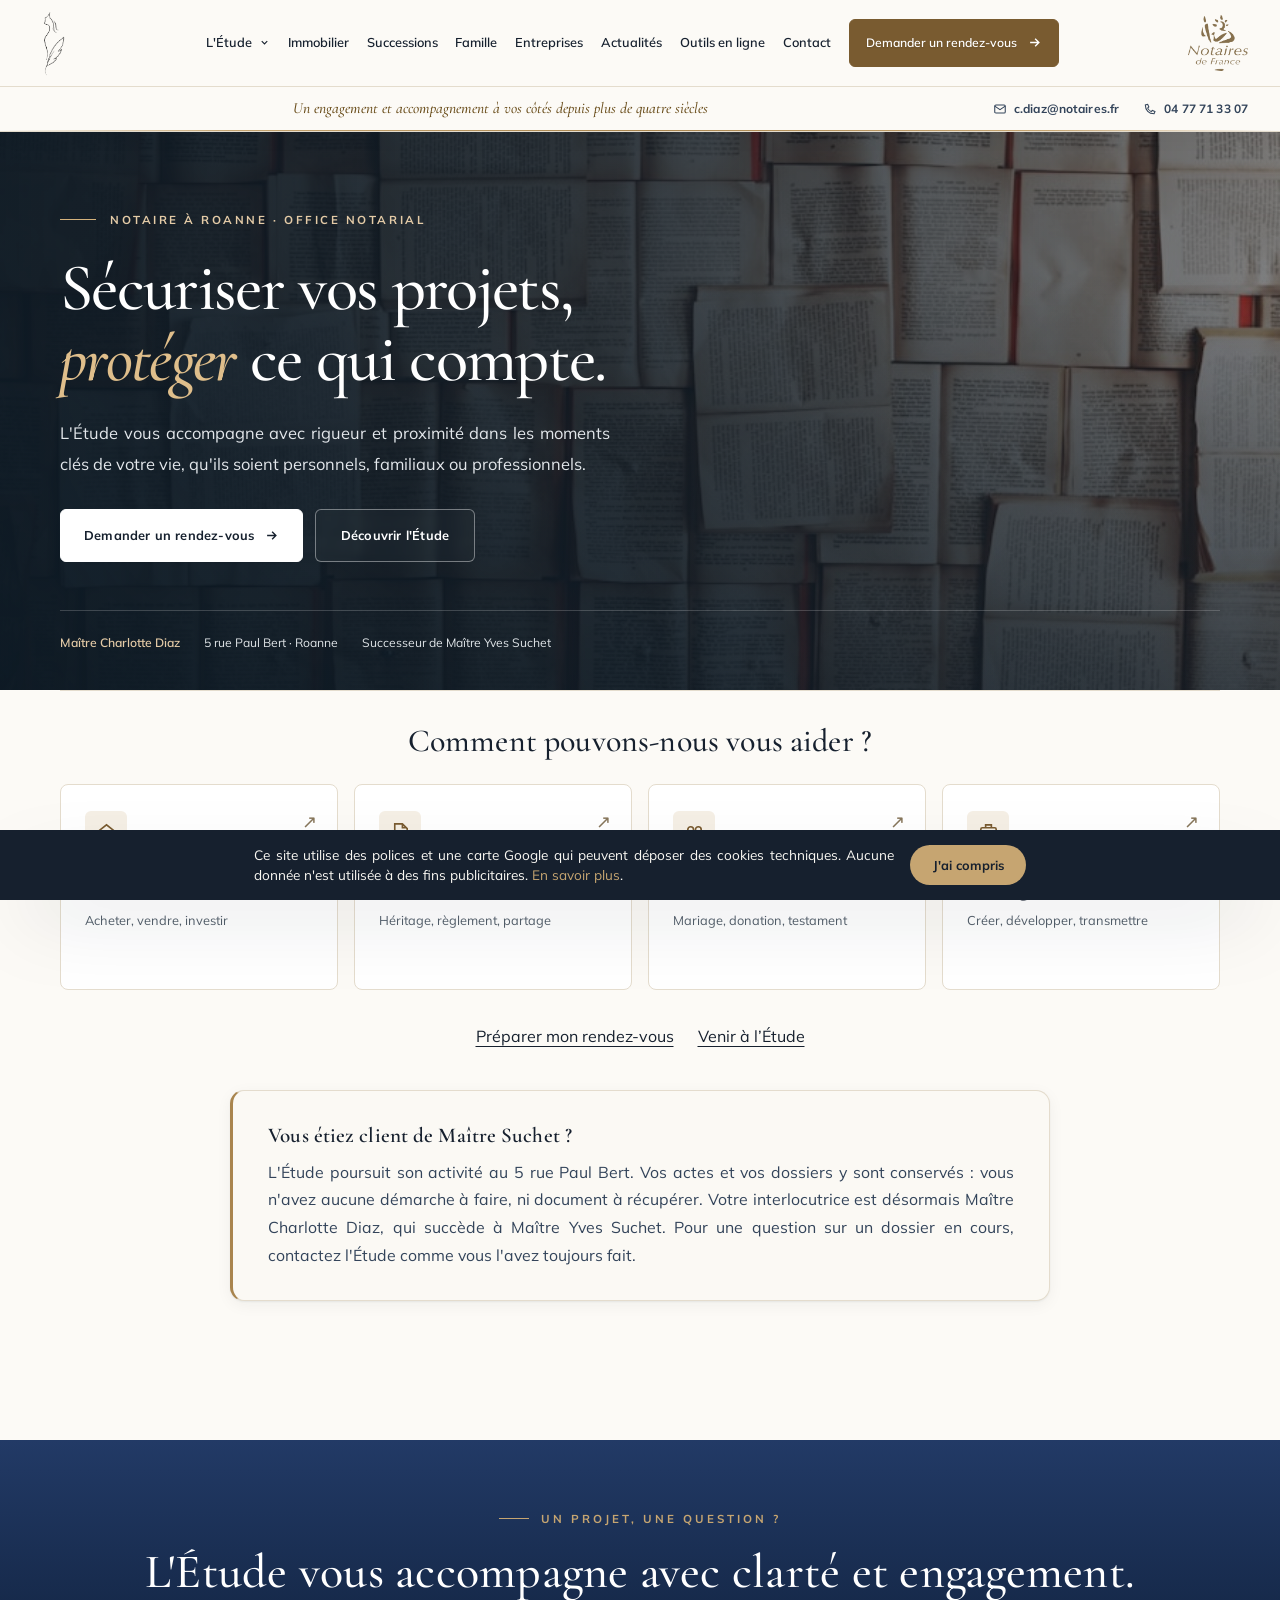
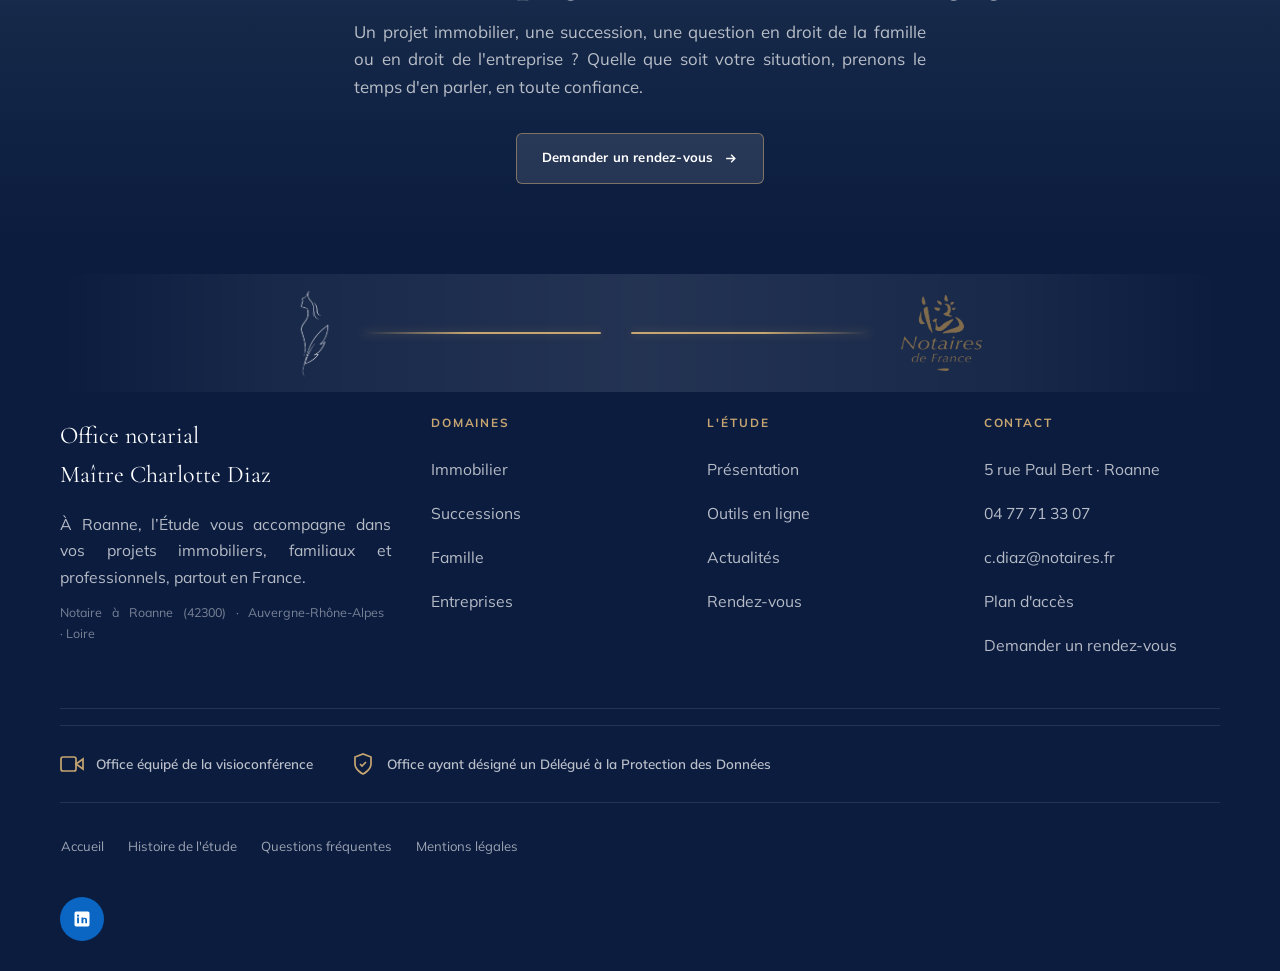
<file: index.html>
<!DOCTYPE html>
<html lang="fr">
<head>
<meta charset="UTF-8">
<script>
/* Si la page s'ouvre avec une ancre (#immobilier, #histoire...), on la met de côté
   AVANT que le navigateur ne saute de lui-même vers la section — ce saut cachait le
   bandeau-titre, surtout sur téléphone. Le grand script en bas de page la récupère
   dans window.vueDemandee et affiche le bon onglet, en haut de page. */
if(location.hash&&location.hash.length>1){
  window.vueDemandee=location.hash.replace('#','');
  history.replaceState(null,'',location.pathname+location.search);
}
</script>
<meta name="viewport" content="width=device-width, initial-scale=1.0">
<title>Notaire à Roanne (42) — Me Charlotte Diaz, successeur de Me Yves Suchet</title>
<meta name="description" content="Notaire à Roanne (42300), Maître Charlotte Diaz succède à Maître Yves Suchet au 5 rue Paul Bert : immobilier, successions, donations, famille et entreprises.">
<!-- La balise "keywords" a été retirée le 09/09/2026 (recommandation de l'audit) :
     Google l'ignore depuis 2009, elle ne servait à rien et affichait publiquement
     la liste des mots-clés visés. Le vrai référencement passe par le titre,
     la description et le texte de la page — qui sont déjà en place. -->

<!-- ══════════════════════════════════════════════════════════════════
     ADRESSE OFFICIELLE DE LA PAGE  ·  www.diaz-roanne.notaires.fr depuis le 22/10/2026

     Ces trois lignes disent à Google et aux réseaux sociaux :
     « la vraie adresse de ce site, c'est celle-ci ».
     Adresse définitive depuis le 22/10/2026 : https://www.diaz-roanne.notaires.fr/
     (l'ancienne adresse etude-charlotte-diaz.vercel.app redirige ici : voir vercel.json).
     ══════════════════════════════════════════════════════════════════ -->
<link rel="canonical" href="https://www.diaz-roanne.notaires.fr/">
<meta property="og:url" content="https://www.diaz-roanne.notaires.fr/">
<meta property="og:image" content="https://www.diaz-roanne.notaires.fr/assets/partage.jpg">
<meta property="og:image:width" content="1200">
<meta property="og:image:height" content="630">
<meta property="og:image:alt" content="Étude notariale Charlotte Diaz — Notaire à Roanne">
<meta property="og:site_name" content="Étude Notariale Charlotte Diaz — Roanne">
<meta property="og:locale" content="fr_FR">
<meta name="twitter:card" content="summary_large_image">
<!-- ══════════════════════════════════════════════════════════════════
     INTERRUPTEUR GOOGLE  ·  état actuel : OUVERT (visible sur Google depuis le 17/10/2026)

     "noindex, nofollow" = le site est INVISIBLE sur Google.
                           Seules les personnes à qui Charlotte envoie
                           le lien peuvent le voir. C'est le réglage
                           pendant la phase de relecture.

     "index, follow"     = le site est VISIBLE sur Google.
                           👉 Réglage en place depuis le 17/10/2026.

     Voir la marche à suivre complète dans JOUR_J.md
     ══════════════════════════════════════════════════════════════════ -->
<meta name="robots" content="index, follow">
<!-- Search Console : preuve de propriete du site (ajoutee le 17/10/2026, ne pas supprimer) -->
<meta name="google-site-verification" content="ojgcp853mBGK7l5Q3OHhJ_9zdiaJ1GlgSnjUAI48URI" />
<meta name="google-site-verification" content="t1kk4v26e42-ZHY4Cbsg1mL-zSmVAH6fYxi4WlZqvxU" />
<meta property="og:title" content="Notaire à Roanne (42) — Me Charlotte Diaz, successeur de Me Yves Suchet">
<meta property="og:description" content="Notaire à Roanne, en Auvergne-Rhône-Alpes : achat et vente immobilière, règlement de succession, donation, testament, entreprise. Maître Charlotte Diaz succède à Maître Yves Suchet — l'étude poursuit son activité au 5 rue Paul Bert.">
<meta property="og:type" content="website">
<script type="application/ld+json">
{
  "@context": "https://schema.org",
  "@type": "Notary",
  "name": "SELAS Charlotte DIAZ Notaire",
  "alternateName": ["Étude Notariale Charlotte Diaz", "Étude de Maître Yves Suchet", "Office notarial Suchet", "Étude Suchet — Roanne"],
  "description": "Étude notariale à Roanne (Loire). Maître Charlotte Diaz succède à Maître Yves Suchet à la tête de l'office du 5 rue Paul Bert. Immobilier, successions, droit de la famille et des entreprises, à Roanne, dans le Roannais et à Saint-Germain-Lespinasse.",
  "url": "https://www.diaz-roanne.notaires.fr/",
  "image": "https://www.diaz-roanne.notaires.fr/assets/partage.jpg",
  "telephone": "+33477713307",
  "email": "c.diaz@notaires.fr",
  "address": {
    "@type": "PostalAddress",
    "streetAddress": "5 rue Paul Bert",
    "addressLocality": "Roanne",
    "postalCode": "42300",
    "addressRegion": "Auvergne-Rhône-Alpes",
    "addressCountry": "FR"
  },
  "geo": {
    "@type": "GeoCoordinates",
    "latitude": 46.0343,
    "longitude": 4.0701
  },
  "openingHoursSpecification": [
    {
      "@type": "OpeningHoursSpecification",
      "dayOfWeek": ["Monday","Tuesday","Wednesday","Thursday","Friday"],
      "opens": "10:00",
      "closes": "12:00"
    },
    {
      "@type": "OpeningHoursSpecification",
      "dayOfWeek": ["Monday","Tuesday","Wednesday","Thursday","Friday"],
      "opens": "14:00",
      "closes": "17:00"
    }
  ],
  "areaServed": ["Roanne", "Roannais", "Riorges", "Mably", "Le Coteau", "Villerest", "Saint-Germain-Lespinasse", "Loire", "Auvergne-Rhône-Alpes"],
  "priceRange": "€€"
}
</script>
<!-- Favicon : la plume de l'Étude dans l'onglet du navigateur (22/07/2026) -->
<link rel="icon" type="image/png" href="assets/favicon-plume.png">
<link rel="apple-touch-icon" href="assets/favicon-plume.png">
<link rel="preconnect" href="https://fonts.googleapis.com">
<link rel="preconnect" href="https://fonts.gstatic.com" crossorigin="">
<link href="https://fonts.googleapis.com/css2?family=Cormorant+Garamond:ital,wght@0,400;0,500;0,600;0,700;1,400;1,700&family=Mulish:wght@400;500;600;700&family=Italianno&display=swap" rel="stylesheet">
<!-- 09/09/2026 : la graisse Mulish 300 (« très fine ») était téléchargée sans
     jamais être utilisée — retirée. À l'inverse, l'italique gras du Cormorant
     (1,700) était réclamé par la phrase d'accroche sous le menu sans être
     chargé : le navigateur le fabriquait grossièrement, il est maintenant vrai. -->
<link rel="stylesheet" href="assets/site.css">
<link rel="stylesheet" href="assets/experience.css">
<!-- Couche de finition « beauté » — ajoutée le 09/09/2026.
     Elle se charge en DERNIER : c'est donc elle qui a le dernier mot sur
     l'apparence. Pour tout annuler, il suffit de supprimer ces deux lignes. -->
<link rel="stylesheet" href="assets/beaute.css">
<script src="assets/experience.js" defer></script>
<script src="assets/beaute.js" defer></script>
<meta name="theme-color" content="#193444">
<link rel="stylesheet" href="assets/parcours.css"><script src="assets/contact.js" defer></script>
<link rel="stylesheet" href="assets/cookies.css">
<script src="assets/cookies.js" defer></script>
</head>
<body>
<a data-route="contenu" href="#contenu" class="skip-link">Aller au contenu</a>

<!-- ░░░ NAV ░░░ -->
<header class="nav" id="nav">
  <div class="nav-inner">
    <!-- Le bloc texte (Office notarial / Charlotte DIAZ / Successeur…) a été remplacé par
         le logo seul, à la demande de Charlotte (22/07/2026). Le nom apparaît désormais
         en grand sur la page d'accueil. Ancienne version : voir _archives/. -->
    <a data-route="accueil" href="#accueil" class="brand" id="brandBlock" aria-label="Accueil — Office notarial Charlotte Diaz">
      <div class="monogram monogram-solo"><img src="assets/logo-plume-traits.png" alt="Logo de l'Étude — Office notarial Charlotte Diaz"></div>
    </a>
    <nav class="links" id="links" aria-label="Navigation principale">
      <div class="nav-drop">
        <button type="button" class="nav-drop-trigger" aria-expanded="false" aria-controls="menu-etude">L'Étude
          <svg class="nav-drop-caret" viewBox="0 0 24 24" fill="none" stroke="currentColor" stroke-width="2.4"><path d="M6 9l6 6 6-6" /></svg>
        </button>
        <div class="nav-drop-menu" id="menu-etude">
          <a data-route="etude" href="#etude">Qui sommes-nous</a>
          <a data-route="histoire" href="#histoire">Histoire de l'étude</a>
        </div>
      </div>
      <a data-route="immobilier" href="immobilier/">Immobilier</a>
      <a data-route="successions" href="successions/">Successions</a>
      <a data-route="famille" href="famille/">Famille</a>
      <a data-route="entreprises" href="entreprises/">Entreprises</a>
      <a data-route="actualites" href="#actualites">Actualités</a>
      <a data-route="outils" href="#outils">Outils en ligne</a>
      <a data-route="contact" href="#contact">Contact</a>
      <a data-route="rdv" href="#rdv" class="btn btn-primary">Demander un rendez-vous
        <svg viewBox="0 0 24 24" fill="none" stroke="currentColor" stroke-width="2.2"><path d="M5 12h14M13 6l6 6-6 6" /></svg>
      </a>
    </nav>
    <div class="nav-logos-right">
      <img src="assets/logo-notaires-officiel.webp" alt="Notaires de France" class="nav-logo-reseau">
    </div>
    <button type="button" class="burger" id="burger" aria-label="Ouvrir le menu" aria-expanded="false" aria-controls="links"><span></span><span></span><span></span></button>
  </div>
  <div class="nav-bottomline">
    <div class="nav-subline">Un engagement et accompagnement à vos côtés depuis plus de quatre siècles</div>
    <div class="bcoord" id="bcoordLine">
      <a href="mailto:c.diaz@notaires.fr"><svg viewBox="0 0 24 24" fill="none" stroke="currentColor" stroke-width="1.8"><rect x="3" y="5" width="18" height="14" rx="2" /><path d="M3 7l9 6 9-6" /></svg>c.diaz@notaires.fr</a>
      <a href="tel:+33477713307"><svg viewBox="0 0 24 24" fill="none" stroke="currentColor" stroke-width="1.8"><path d="M4 5c0 9 6 15 15 15l1.5-3.5-4.5-2-2 2c-2.5-1.3-4.7-3.5-6-6l2-2-2-4.5z" /></svg>04 77 71 33 07</a>
    </div>
  </div>
</header>
<main id="contenu" tabindex="-1">
<noscript>
  <style>
    header.nav{position:relative}nav.links{position:static;visibility:visible;opacity:1;pointer-events:auto;max-height:none;flex-wrap:wrap;transform:none}
    .nav-inner{height:auto;flex-wrap:wrap}.nav-drop-menu,.nav-drop:hover .nav-drop-menu{display:block;position:static;max-height:none;visibility:visible;opacity:1;transform:none}
    .burger,.nav-drop-trigger,#formContact,#loadMap{display:none!important}.tab-dup{display:block!important}
    .hero{padding-top:48px}.noscript-note{padding:24px;text-align:center;background:#f6f1e8}
  </style>
  <p class="noscript-note">Pour nous écrire ou demander un rendez-vous, contactez l’Étude au <a href="tel:+33477713307">04 77 71 33 07</a> ou à <a href="mailto:c.diaz@notaires.fr">c.diaz@notaires.fr</a>. L’envoi du formulaire nécessite JavaScript.</p>
</noscript>

<!-- ░░░ HERO ░░░ -->
<section class="hero" id="accueil">
  <!-- Fond d'accueil : photo animée des archives (livres anciens), avec un lent zoom.
       Choisie par Charlotte le 20/09/2026, à la place de la vidéo « réunion entre
       partenaires » dont le contenu (un cadre trop moderne/coworking) ne collait pas
       avec l'esprit de l'étude. Les vidéos restent dans assets/, rien n'est perdu. -->
  <img class="hero-photo" src="assets/hist-archives.jpg" alt="" aria-hidden="true">
  <div class="hero-overlay"></div>
  <div class="wrap">
    <div class="hero-grid">
      <div class="hero-text">
        <h1 class="reveal d1"><span class="hero-kicker">Notaire à Roanne · Office notarial</span><span class="hero-slogan">Sécuriser vos projets,<br> <em>protéger</em> ce qui compte.</span></h1>
        <p class="lead reveal d2">L'Étude vous accompagne avec rigueur et proximité dans les moments clés de votre vie, qu'ils soient personnels, familiaux ou professionnels.</p>
        <div class="hero-cta reveal d3">
          <a data-route="rdv" href="#rdv" class="btn btn-primary">Demander un rendez-vous
            <svg viewBox="0 0 24 24" fill="none" stroke="currentColor" stroke-width="2.2"><path d="M5 12h14M13 6l6 6-6 6" /></svg>
          </a>
          <a data-route="etude" href="#etude" class="btn btn-light">Découvrir l'Étude</a>
        </div>
      </div>
    </div>
    <div class="hero-details">
      <div class="hero-location"><strong>Maître Charlotte Diaz</strong><span>5 rue Paul Bert · Roanne</span><span>Successeur de Maître Yves Suchet</span></div>
    </div>
  </div>
</section>

<!-- ░░░ QUICK HELP ░░░ -->
<section class="help" id="aide">
  <div class="wrap">

    <!-- Présentation en majesté (à la façon des confrères) — demandée par Charlotte le 22/07/2026 -->


    <!-- Message aux anciens clients de Maître Suchet.
         Texte validé mot pour mot par Charlotte le 09/09/2026 : il engage l'Étude
         sur la conservation des dossiers, il ne se modifie pas sans son accord.
         Placé juste sous « Successeur de Maître Yves Suchet », là où la question se pose. -->
    <div class="help-panel reveal">
      <div class="help-head">
        <h2>Comment pouvons-nous vous aider&#160;?</h2>
      </div>
      <div class="help-grid">
        <a data-route="immobilier" href="immobilier/" class="help-card">
          <div class="ic"><svg viewBox="0 0 24 24" fill="none" stroke="currentColor" stroke-width="1.7"><path d="M3 11l9-7 9 7" /><path d="M5 10v9h14v-9" /><path d="M10 19v-5h4v5" /></svg></div>
          <div class="hct">Immobilier</div>
          <div class="hcs">Acheter, vendre, investir</div>
        </a>
        <a data-route="successions" href="successions/" class="help-card">
          <div class="ic"><svg viewBox="0 0 24 24" fill="none" stroke="currentColor" stroke-width="1.7"><path d="M14 3v4h4M14 3l5 5v11H6V3z" /><path d="M9 13h6M9 16.5h6" /></svg></div>
          <div class="hct">Successions</div>
          <div class="hcs">Héritage, règlement, partage</div>
        </a>
        <a data-route="famille" href="famille/" class="help-card">
          <div class="ic"><svg viewBox="0 0 24 24" fill="none" stroke="currentColor" stroke-width="1.7"><circle cx="8" cy="9" r="3" /><circle cx="16" cy="9" r="3" /><path d="M2 20c0-3 2.5-5 6-5M22 20c0-3-2.5-5-6-5" /></svg></div>
          <div class="hct">Famille</div>
          <div class="hcs">Mariage, donation, testament</div>
        </a>
        <a data-route="entreprises" href="entreprises/" class="help-card muted">
          <div class="ic"><svg viewBox="0 0 24 24" fill="none" stroke="currentColor" stroke-width="1.7"><rect x="4" y="7" width="16" height="13" rx="1.5" /><path d="M9 7V4h6v3M4 12h16" /></svg></div>
          <div class="hct">Entreprises</div>
          <div class="hcs">Créer, développer, transmettre</div>
        </a>





      </div>
    <nav class="home-shortcuts" aria-label="Liens pratiques"><a data-route="outils" href="#outils">Préparer mon rendez-vous</a><a data-route="contact" href="#contact">Venir à l’Étude</a></nav></div><aside class="transmission reveal" aria-labelledby="transmission-titre">
      <h2 class="transmission-titre" id="transmission-titre">Vous étiez client de Maître Suchet&#160;?</h2>
      <p>L'Étude poursuit son activité au 5 rue Paul Bert. Vos actes et vos dossiers y sont conservés&#160;: vous n'avez aucune démarche à faire, ni document à récupérer. Votre interlocutrice est désormais Maître Charlotte Diaz, qui succède à Maître Yves Suchet. Pour une question sur un dossier en cours, contactez l'Étude comme vous l'avez toujours fait.</p>
    </aside>


  </div>
</section>

<!-- ░░░ L'ÉTUDE ░░░ -->
<section class="sec" id="etude">
  <div class="wrap">
    <div class="etude-grid">
      <h2 class="etude-title reveal" style="font-weight:700;margin-top:0;margin-bottom:1.8rem">Une étude à taille humaine, au service de vos projets de vie.</h2>
      <div class="etude-text reveal">
        <p><strong>Maître Charlotte Diaz</strong>, notaire, a d'abord exercé comme officier public au sud de Lyon, puis dans l'ouest lyonnais. La Loire, l'Ain et le Rhône relevant de la même Chambre interdépartementale des notaires, c'est dans un véritable esprit de continuité qu'elle poursuit aujourd'hui son parcours au cœur du Roannais. Forte de ces expériences au sein d'études solidement implantées en Auvergne-Rhône-Alpes, elle en retire aujourd'hui une connaissance fine des pratiques notariales et du territoire.</p>
        <p>Le notariat est, pour Maître Diaz, une histoire de famille. Elle a grandi au contact de cet univers, où le sens du service public et la rigueur du droit se transmettent de génération en génération. Un héritage personnel qui fait écho à celui de cette Étude de Roanne, elle aussi confiée de notaire en notaire au fil des siècles : deux histoires de transmission qui se rejoignent aujourd'hui.</p>
        <p>Entourée de partenaires fidèles, elle poursuit l'engagement de ses prédécesseurs dans le même esprit de proximité, de confiance et de service.</p>
        <p>Ensemble, nous accompagnons particuliers et professionnels dans tous leurs projets. Un conseil clair et accessible, dès les premières questions. Officier public et ministériel, votre notaire authentifie vos actes, vous conseille en toute impartialité et sécurise juridiquement vos décisions les plus importantes&#160;: l'achat ou la vente d'un logement à Roanne, à Saint-Germain-l'Espinasse, en Auvergne-Rhône-Alpes ou partout en France, la transmission d'un patrimoine, la protection de vos proches.</p>
        <p style="font-family:'Italianno',cursive;font-size:2.8rem;color:var(--brass-deep);-webkit-text-stroke:.8px var(--brass-deep);margin:4.5rem 0 -1.2rem;display:block">Nos valeurs</p>
        <div class="values">
          <div class="value"><div class="vt"><span class="vn">01</span> Rigueur</div><p>Une analyse juridique précise.</p></div>
          <div class="value"><div class="vt"><span class="vn">02</span> Proximité</div><p>Une relation de confiance, accessible et disponible.</p></div>
          <div class="value"><div class="vt"><span class="vn">03</span> Pédagogie</div><p>Des explications claires pour décider en confiance.</p></div>
          <div class="value"><div class="vt"><span class="vn">04</span> Confidentialité</div><p>Le secret professionnel et la protection de vos données.</p></div>
          <div class="value"><div class="vt"><span class="vn">05</span> Expertise</div><p>Une maîtrise pointue du droit, mise au service de chacun de vos projets.</p></div>
          <div class="value"><div class="vt"><span class="vn">06</span> Réactivité</div><p>Une réponse rapide et un suivi attentif de votre dossier.</p></div>
        </div>
      </div>
      <div class="etude-col">
      <figure class="etude-photo reveal d2">
        <img src="assets/roanne-eglise-saint-etienne.jpg" width="1212" height="1088" loading="lazy" alt="L'église Saint-Étienne de Roanne, à quelques pas de l'Étude">
      </figure>
      <div class="etude-aside reveal d3">
        <div class="fact">
          <div class="fi"><svg viewBox="0 0 24 24" fill="none" stroke="currentColor" stroke-width="1.7"><path d="M12 21s-7-5.2-7-11a7 7 0 1114 0c0 5.8-7 11-7 11z" /><circle cx="12" cy="10" r="2.5" /></svg></div>
          <div><div class="fl">Adresse</div><div class="fv">5 rue Paul Bert<br><span style="font-size:.8rem;color:var(--ink-soft)">42300 Roanne</span></div></div>
        </div>
        <div class="fact">
          <div class="fi"><svg viewBox="0 0 24 24" fill="none" stroke="currentColor" stroke-width="1.7"><path d="M4 5c0 9 6 15 15 15l1.5-3.5-4.5-2-2 2c-2.5-1.3-4.7-3.5-6-6l2-2-2-4.5z" /></svg></div>
          <div><div class="fl">Téléphone</div><div class="fv">04 77 71 33 07</div></div>
        </div>
        <div class="fact">
          <div class="fi"><svg viewBox="0 0 24 24" fill="none" stroke="currentColor" stroke-width="1.7"><rect x="3" y="5" width="18" height="14" rx="2" /><path d="M3 7l9 6 9-6" /></svg></div>
          <div><div class="fl">E-mail</div><div class="fv">c.diaz@notaires.fr</div></div>
        </div>
        <div class="fact">
          <div class="fi"><svg viewBox="0 0 24 24" fill="none" stroke="currentColor" stroke-width="1.7"><circle cx="12" cy="12" r="9" /><path d="M12 7v5l3 3" /></svg></div>
          <!-- Horaires arrêtés par Charlotte le 11/08/2026 (voir JOUR_J.md).
               Reportés ici le 09/09/2026 : le site affichait encore 9h-18h,
               ce que l'audit avait signalé en rouge. La même version doit
               figurer sur la fiche Google et dans l'annuaire notaires.fr. -->
          <div><div class="fl">Accueil téléphonique</div><div class="fv">Du lundi au vendredi<br>10h – 12h et 14h – 17h</div></div>
        </div>
        <a data-route="rdv" href="#rdv" class="btn btn-primary btn-full" style="margin-top:1.1rem">Demander un rendez-vous</a>
      </div>
      <figure class="etude-photo reveal d3">
        <img src="assets/saint-germain-village.jpg" width="884" height="576" loading="lazy" alt="Le village de Saint-Germain-l'Espinasse, où l'Étude dispose d'un bureau annexe">
      </figure>
      </div>
    </div>
  </div>
</section>

<!-- ░░░ IMMOBILIER-PROMOTION ░░░ -->


<!-- ░░░ SUCCESSIONS ░░░ -->


<!-- ░░░ FAMILLE ░░░ -->


<!-- ░░░ ENTREPRISES ░░░ -->


<!-- ░░░ HISTOIRE DE L'ÉTUDE ░░░ -->
<section class="sec dark" id="histoire" style="overflow:hidden">
  <!-- Filigrane décoratif : version WebP allégée (112 Ko au lieu de 453 Ko).
       Affiché à 5 % d'opacité, la différence est invisible. -->
  <img loading="lazy" decoding="async" src="assets/logo-plume-transparent.webp" width="700" height="700" alt="" aria-hidden="true" class="hist-watermark">
  <div class="wrap">
    <div class="sec-head center reveal">
      <div class="eyebrow tab-dup" style="font-size:1.05rem;letter-spacing:.16em">Histoire de l'étude</div>
      <h2 class="tab-dup">Plus de quatre siècles de mémoire</h2>
      <p>Depuis plus de quatre siècles, l'Étude est au cœur de la vie des familles du Roannais. Ses archives, dont certaines sont antérieures à la Révolution française, témoignent de cette fidélité qui se transmet de génération en génération.</p>
    </div>

    <!-- ░░░ BANDEAU DES ARCHIVES DE 1595 ░░░ (ajouté le 09/09/2026)
         Une bande pleine largeur, un vieux registre en fond, la date en grand.
         Le fond est une photo déjà présente dans assets/ : rien de nouveau à télécharger.
         Pour retirer ce bandeau : supprimer le bloc <div class="archives-band">…</div>. -->
    <div class="archives-band">
      <img loading="lazy" decoding="async" src="assets/hist-archives-new1.jpg" alt="" aria-hidden="true">
      <div class="archives-inner">
        <p class="archives-date">1595</p>
        <div class="archives-filet" aria-hidden="true"></div>
        <p class="archives-txt">Les plus anciennes minutes conservées par l'Étude.
          <span class="archives-src">Archives de l'Étude · Roanne</span>
        </p>
      </div>
    </div>

    <!-- ░░░ LES TROIS CHIFFRES ░░░ (ajouté le 09/09/2026)
         Ils défilent de zéro jusqu'à leur valeur quand on arrive dessus.
         La valeur est écrite dans data-valeur="…" — c'est le seul endroit à
         changer si un chiffre doit être corrigé. Le texte visible sert de
         secours si le script ne se lance pas. -->
    <div class="chiffres">
      <div class="chiffre">
        <span class="chiffre-nb" data-valeur="1595">1595</span>
        <span class="chiffre-lb">Les plus anciennes<br>minutes conservées</span>
      </div>
      <div class="chiffre">
        <span class="chiffre-nb" data-valeur="431">431</span>
        <span class="chiffre-lb">Années de mémoire<br>notariale</span>
      </div>
      <div class="chiffre">
        <span class="chiffre-nb" data-valeur="1987">1987</span>
        <span class="chiffre-lb">La réunion des<br>deux études</span>
      </div>
    </div>


    <div class="hist-intro reveal">
      <div class="hist-text">
        <p class="pull">Cette étude notariale est l'héritière d'une longue tradition, enracinée dans son territoire depuis plus de quatre siècles.</p>
        <p>Issue de la transmission et du regroupement de plusieurs offices, elle conserve des archives — provenant notamment de Saint-Germain-l'Espinasse — dont certaines remontent à une époque antérieure à la Révolution française. À travers ces actes se dessinent plusieurs siècles de vie locale, de patrimoine familial et de développement économique du territoire.</p>
        <p>Forte de cet héritage, l'Étude poursuit son activité dans le même esprit de proximité, de confiance et de service, consciente d'être dépositaire d'une mémoire qui dépasse largement une seule génération.</p>
      </div>
      <figure class="hist-img"><img loading="lazy" decoding="async" src="assets/hist-archives-new1.jpg" alt="Registre manuscrit du XIXe siècle, archives notariales"></figure>
    </div>


    <!-- Images d'époque -->
    <div class="hist-vignette reveal">
      <figure><img loading="lazy" decoding="async" src="assets/hist-plume.jpg" alt="La rédaction d'un acte notarié à la plume"></figure>
    </div>


    <div class="sec-head center reveal" style="margin:0 auto 2rem">
      <h2 style="font-size:clamp(1.6rem,3vw,2.2rem)">Une lignée de notaires, de l'Ancien Régime à aujourd'hui</h2>
      <p>L'Étude d'aujourd'hui est née de la réunion de deux études&#160;: celle de Roanne et celle de Saint-Germain-l'Espinasse. Chaque lignée se lit de haut en bas, jusqu'à leur réunion en 1987.</p>
    </div>

    <div class="era era-ancien reveal">
      <div class="era-head"><span class="ribbon">L'étude de Roanne</span><span class="era-line"></span><span class="era-span">1595 – 1986</span></div>
      <div class="heritage">
        <div class="her-item"><div class="her-year">1595</div><div class="her-card"><h3>Mes Duvergier</h3><p>1595 – 1770 · Quatre générations de notaires. Les plus anciennes minutes conservées par l'étude.</p></div></div>
        <div class="her-item"><div class="her-year">1742</div><div class="her-card"><h3>Mes Auclerc</h3><p>1742 – 1804 · De Me Jean-Marie à Me Jean-Simon Auclerc.</p></div></div>
        <div class="her-item"><div class="her-year">1758</div><div class="her-card"><h3>Me Morillon</h3><p>1758 – 1829</p></div></div>
        <div class="her-item"><div class="her-year">1766</div><div class="her-card"><h3>Mes Geoffroy</h3><p>1766 – 1860 · De Me Geoffroy à Me Antoine Geoffroy.</p></div></div>
        <div class="her-item"><div class="her-year">1861</div><div class="her-card"><h3>Me Jean-Gabriel-Eugène Dusauzey</h3><p>1861 – 1881</p></div></div>
        <div class="her-item"><div class="her-year">1881</div><div class="her-card"><h3>Me Claude-Julien Matray</h3><p>1881 – 1901</p></div></div>
        <div class="her-item"><div class="her-year">1901</div><div class="her-card"><h3>Me Georges-Claude-Eugène Desmurger</h3><p>1901 – 1912</p></div></div>
        <div class="her-item"><div class="her-year">1912</div><div class="her-card"><h3>Me Jean-Marie Ferrier</h3><p>1912 – 1952 · Quarante ans à la tête de l'étude.</p></div></div>
        <div class="her-item"><div class="her-year">1952</div><div class="her-card"><h3>Me Jacques Ferrier</h3><p>1952 – 1986 · Dernier notaire de la lignée roannaise avant la réunion des deux études.</p></div></div>
      </div>
      <p style="font-family:var(--serif);font-style:italic;font-size:.98rem;color:rgba(255,255,255,.6);margin:.9rem 0 0">Sous l'Ancien Régime, plusieurs notaires exerçaient en même temps à Roanne. Puis, de 1861 à 1986, les dates se suivent sans interruption&#160;: chaque notaire succède au précédent, l'année même de son départ.</p>
    </div>

    <div class="era era-revo reveal">
      <div class="era-head"><span class="ribbon">L'étude de Saint-Germain-l'Espinasse</span><span class="era-line"></span><span class="era-span">1670 – 1987</span></div>
      <div class="heritage">
        <div class="her-item"><div class="her-year">1670</div><div class="her-card"><h3>Me Jean-Marie Duvernay</h3><p>1670 – 1684</p></div></div>
        <div class="her-item"><div class="her-year">1752</div><div class="her-card"><h3>Me Sébastien Chapuizet</h3><p>1752 – 1773</p></div></div>
        <div class="her-item"><div class="her-year">1773</div><div class="her-card"><h3>Me Gilbert Bilhaud</h3><p>1773 – 1810</p></div></div>
        <div class="her-item"><div class="her-year">1780</div><div class="her-card"><h3>Me Louis Nepveu</h3><p>1780 – 1805 (an XIII)</p></div></div>
        <div class="her-item"><div class="her-year">1872</div><div class="her-card"><h3>Me Paul Verchère</h3><p>1872 – 1916</p></div></div>
        <div class="her-item"><div class="her-year">1922</div><div class="her-card"><h3>Me Clément Suchet</h3><p>1922 – 1954</p></div></div>
        <div class="her-item"><div class="her-year">1954</div><div class="her-card"><h3>Me Albert Suchet</h3><p>1954 – 1987 · Dernier notaire de Saint-Germain-l'Espinasse avant la réunion des deux études.</p></div></div>
      </div>
    </div>

    <div class="era era-now reveal">
      <div class="era-head"><span class="ribbon">1987 — Les deux études se réunissent</span><span class="era-line"></span><span class="era-span">1987 – aujourd'hui</span></div>
      <div class="heritage">
        <div class="her-item"><div class="her-year">1987</div><div class="her-card"><h3>Me Yves Suchet</h3><p>1987 – 2023 · Il réunit les deux lignées au 5 rue Paul Bert, à Roanne, et conduit l'étude pendant plus de trente ans.</p></div></div>
      </div>
      <p style="font-family:var(--serif);font-style:italic;font-size:.98rem;color:rgba(255,255,255,.6);margin:.9rem 0 0">Aujourd'hui, Maître Charlotte Diaz succède à Maître Yves Suchet après une période de suppléance assurée par Maître Pascale Suchet.</p>
    </div>

    <p class="reveal" style="color:var(--brass-deep);font-style:italic;font-size:1.05rem;max-width:680px;margin:3rem auto 2rem;text-align:center">L'Étude conserve également les minutes de Mes Deveaulx, Gagnier, Moulin, Royer, Thévenard, Coton, Plassier, Namur et Vialon.</p>

    <!-- ░░░ LA PHRASE MANUSCRITE ░░░ (ajoutée le 09/09/2026)
         Une seule phrase, écrite à la plume, au milieu de beaucoup de vide.
         C'est le silence autour qui la rend belle — ne pas la rallonger.
         Le texte est repris mot pour mot du paragraphe d'introduction. -->
    <div class="manuscrit">
      <p>Dépositaire d'une mémoire<br>qui dépasse une seule génération.</p>
      <span class="manuscrit-signe">L'Étude — depuis 1595</span>
    </div>

    <div class="hist-fusion reveal" style="margin-top:3.2rem">
      <h3>Ancrée dans l'histoire, tournée vers l'avenir</h3>
      <p style="color:var(--ink-soft);line-height:1.75;margin:0">Forte de ses racines, l'Étude se dote des outils d'aujourd'hui. Acte authentique électronique, visioconférence, signature à distance&#160;: le numérique fait désormais partie intégrante du service notarial. Finie la liasse de documents à parapher un à un — un acte se finalise maintenant en quelques minutes, sur tablette, dans un cadre juridiquement sécurisé.</p>
      <p style="color:var(--ink-soft);line-height:1.75;margin:1rem 0 0">Que vous soyez en déplacement, à l'étranger ou empêché, il vous est possible de signer une procuration ou de faire aboutir un dossier à distance, sans vous déplacer. Votre notaire reste accessible, quelles que soient les circonstances.</p>
    </div>
  </div>
</section>

<!-- ░░░ ACTUALITÉS ░░░ -->
<section class="sec alt" id="actualites">
  <div class="wrap">
    <div class="ornament" aria-hidden="true">❦</div>
    <div class="sec-head center reveal">
      <div class="eyebrow tab-dup">Actualités</div>
      <h2 class="tab-dup">Informations &amp; vie de l'Étude</h2>
      <p>Évolutions législatives, conseils pratiques et nouvelles de l'Étude.</p>
    </div>
    <div class="news-grid">
      <a class="news-card reveal d1" href="https://cin-lyon.notaires.fr/blog/conjoncture-immobiliere-septembre-2026/" target="_blank" rel="noopener">
        <div class="news-top"><img loading="lazy" decoding="async" src="assets/actu-conjoncture.webp" width="800" height="534" alt="Roanne et son pont sur la Loire"></div>
        <div class="news-body">
          <div class="news-cat">Immobilier · Conjoncture</div>
          <h3>Conjoncture immobilière&#160;: les prix de septembre 2026</h3>
          <p>Les prix médians au m² dans l’Ain, le Rhône et la Loire — appartements neufs et anciens, maisons anciennes — arrêtés au 30&#160;juin 2026.</p>
          <div class="news-date"><svg viewBox="0 0 24 24" fill="none" stroke="currentColor" stroke-width="2" style="width:14px;height:14px"><rect x="3" y="5" width="18" height="16" rx="2" /><path d="M3 9h18M8 3v4M16 3v4" /></svg> <time datetime="2026-09-07">7 septembre 2026</time><span class="news-sep" aria-hidden="true">·</span><span class="news-lire">Lire l’article</span></div>
        </div>
      </a>
      <a class="news-card reveal d2" href="https://cin-lyon.notaires.fr/blog/baux-commerciaux-les-nouveautes-de-la-loi-n-2026-403-du-26-mai-2026-de-simplification-de-la-vie-economique-sve/" target="_blank" rel="noopener">
        <div class="news-top"><img loading="lazy" decoding="async" src="assets/actu-baux-commerciaux.webp" width="800" height="534" alt="Poignée de main lors d’un accord professionnel"></div>
        <div class="news-body">
          <div class="news-cat">Entreprise · Actualité juridique</div>
          <h3>Baux commerciaux&#160;: ce que change la loi de simplification</h3>
          <p>La loi n°&#160;2026-403 du 26&#160;mai 2026 allège les contraintes administratives des entreprises. Ce qu’elle modifie pour les baux commerciaux.</p>
          <div class="news-date"><svg viewBox="0 0 24 24" fill="none" stroke="currentColor" stroke-width="2" style="width:14px;height:14px"><rect x="3" y="5" width="18" height="16" rx="2" /><path d="M3 9h18M8 3v4M16 3v4" /></svg> <time datetime="2026-08-17">17 août 2026</time><span class="news-sep" aria-hidden="true">·</span><span class="news-lire">Lire l’article</span></div>
        </div>
      </a>
      <a class="news-card reveal d2" href="https://cin-lyon.notaires.fr/blog/creer-developper-ou-transmettre-une-entreprise-demande-de-choisir-le-bon-initeraire/" target="_blank" rel="noopener">
        <div class="news-top"><img loading="lazy" decoding="async" src="assets/actu-entreprise.webp" width="800" height="534" alt="Travail sur un projet d’entreprise"></div>
        <div class="news-body">
          <div class="news-cat">Entreprise</div>
          <h3>Créer, développer ou transmettre une entreprise</h3>
          <p>Bien choisir son itinéraire à chaque étape de la vie de l'entreprise&#160;: les repères de votre notaire.</p>
          <div class="news-date"><svg viewBox="0 0 24 24" fill="none" stroke="currentColor" stroke-width="2" style="width:14px;height:14px"><rect x="3" y="5" width="18" height="16" rx="2" /><path d="M3 9h18M8 3v4M16 3v4" /></svg> <time datetime="2026-07-09">9 juillet 2026</time><span class="news-sep" aria-hidden="true">·</span><span class="news-lire">Lire l’article</span></div>
        </div>
      </a>
      <a class="news-card reveal d3" href="https://cin-lyon.notaires.fr/blog/succession-le-conseil-constitutionnel-censure-en-partie-la-loi-encadrant-les-frais-bancaires/" target="_blank" rel="noopener">
        <div class="news-top"><img loading="lazy" decoding="async" src="assets/actu-succession.webp" width="800" height="534" alt="Statuette de la justice posée sur un dossier"></div>
        <div class="news-body">
          <div class="news-cat">Succession · Actualité juridique</div>
          <h3>Succession&#160;: ce qui change sur les frais bancaires</h3>
          <p>Le Conseil constitutionnel censure en partie la loi encadrant les frais bancaires après un décès. L'essentiel à retenir.</p>
          <div class="news-date"><svg viewBox="0 0 24 24" fill="none" stroke="currentColor" stroke-width="2" style="width:14px;height:14px"><rect x="3" y="5" width="18" height="16" rx="2" /><path d="M3 9h18M8 3v4M16 3v4" /></svg> <time datetime="2026-06-29">29 juin 2026</time><span class="news-sep" aria-hidden="true">·</span><span class="news-lire">Lire l’article</span></div>
        </div>
      </a>
      <a class="news-card reveal d1" href="https://www.notaires.fr/fr/actualites/les-grandes-histoires-meritent-detre-protegees" target="_blank" rel="noopener">
        <div class="news-top"><img loading="lazy" decoding="async" src="assets/actu-famille.webp" width="800" height="534" alt="Une famille réunie face au coucher de soleil"></div>
        <div class="news-body">
          <div class="news-cat">Famille</div>
          <h3>Union&#160;: petit ou grand, l'amour mérite de grands actes</h3>
          <p>Mariage, PACS, protection de l'autre&#160;: pourquoi et comment sécuriser votre vie à deux, par les Notaires de France.</p>
          <div class="news-date"><svg viewBox="0 0 24 24" fill="none" stroke="currentColor" stroke-width="2" style="width:14px;height:14px"><rect x="3" y="5" width="18" height="16" rx="2" /><path d="M3 9h18M8 3v4M16 3v4" /></svg> <time datetime="2026-06-18">18 juin 2026</time><span class="news-sep" aria-hidden="true">·</span><span class="news-lire">Lire l’article</span></div>
        </div>
      </a>
      <a class="news-card reveal d2" href="https://www.notaires.fr/fr/actualites/loi-de-finances-ce-qui-change-en-2026" target="_blank" rel="noopener">
        <div class="news-top"><img loading="lazy" decoding="async" src="assets/actu-fiscalite.webp" width="800" height="534" alt="Signature d’un document"></div>
        <div class="news-body">
          <div class="news-cat">Fiscalité</div>
          <h3>Loi de finances&#160;: ce qui change en 2026</h3>
          <p>Les principales évolutions fiscales de l'année qui concernent votre patrimoine, l'immobilier et la transmission.</p>
          <div class="news-date"><svg viewBox="0 0 24 24" fill="none" stroke="currentColor" stroke-width="2" style="width:14px;height:14px"><rect x="3" y="5" width="18" height="16" rx="2" /><path d="M3 9h18M8 3v4M16 3v4" /></svg> <time datetime="2026-02-24">24 février 2026</time><span class="news-sep" aria-hidden="true">·</span><span class="news-lire">Lire l’article</span></div>
        </div>
      </a>
    </div>
    <div class="reveal" style="text-align:center;margin-top:2.4rem">
      <a href="https://cin-lyon.notaires.fr/actualites/" target="_blank" rel="noopener" class="btn btn-ghost">Toutes les actualités des notaires Ain–Loire–Rhône
        <svg viewBox="0 0 24 24" fill="none" stroke="currentColor" stroke-width="2.2"><path d="M5 12h14M13 6l6 6-6 6" /></svg>
      </a>
    </div>
  </div>
</section>

<!-- ░░░ FAQ ░░░ -->
<section class="sec" id="faq">
  <div class="wrap">
    <div class="ornament" aria-hidden="true">❦</div>
    <div class="faq-wrap">
      <div class="faq-aside reveal">
        <div class="eyebrow">Questions fréquentes</div>
        <h2>Vos questions,<br>nos réponses</h2>
        <p>Les réponses claires aux interrogations les plus courantes, classées par domaine. Une question plus précise&#160;? Nous y répondons avec plaisir.</p>
        <a data-route="rdv" href="#rdv" class="btn btn-primary">Poser ma question
          <svg viewBox="0 0 24 24" fill="none" stroke="currentColor" stroke-width="2.2"><path d="M5 12h14M13 6l6 6-6 6" /></svg>
        </a>
      </div>
      <div class="faq reveal d2">
        <div class="faq-group">Général</div>
        <div class="faq-item">
          <button class="faq-q">Le recours au notaire est-il toujours obligatoire&#160;?<span class="pm"><svg viewBox="0 0 24 24" fill="none" stroke="currentColor" stroke-width="2"><path d="M12 5v14M5 12h14" /></svg></span></button>
          <div class="faq-a"><div class="faq-a-inner">Il est obligatoire pour tout acte portant sur un bien immobilier (vente, donation), un contrat de mariage, ou une succession comprenant un bien ou un testament. Dans les autres cas, il reste fortement conseillé pour sécuriser juridiquement votre décision.</div></div>
        </div>
        <div class="faq-item">
          <button class="faq-q">Comment sont fixés les frais de notaire&#160;?<span class="pm"><svg viewBox="0 0 24 24" fill="none" stroke="currentColor" stroke-width="2"><path d="M12 5v14M5 12h14" /></svg></span></button>
          <div class="faq-a"><div class="faq-a-inner">Ils se composent en majorité de taxes reversées à l'État et aux collectivités, et d'une rémunération du notaire fixée par un tarif réglementé, identique partout en France. Nous vous remettons une estimation chiffrée dès le départ, sans surprise.</div></div>
        </div>
        <div class="faq-item">
          <button class="faq-q">Comment se déroule un premier rendez-vous&#160;?<span class="pm"><svg viewBox="0 0 24 24" fill="none" stroke="currentColor" stroke-width="2"><path d="M12 5v14M5 12h14" /></svg></span></button>
          <div class="faq-a"><div class="faq-a-inner">Un échange d'écoute&#160;: vous exposez votre situation et votre projet, nous vous expliquons les options, les démarches et les délais. Vous repartez avec une vision claire des prochaines étapes et des documents à réunir.</div></div>
        </div>

        <div class="faq-group">Immobilier</div>
        <div class="faq-item">
          <button class="faq-q">Quelle différence entre compromis et promesse de vente&#160;?<span class="pm"><svg viewBox="0 0 24 24" fill="none" stroke="currentColor" stroke-width="2"><path d="M12 5v14M5 12h14" /></svg></span></button>
          <div class="faq-a"><div class="faq-a-inner">Le compromis engage réciproquement vendeur et acquéreur à conclure la vente. La promesse engage surtout le vendeur, qui réserve le bien à l'acquéreur pendant un délai donné. Nous vous orientons vers la formule la plus protectrice selon votre situation.</div></div>
        </div>
        <div class="faq-item">
          <button class="faq-q">Combien de temps entre la signature et la remise des clés&#160;?<span class="pm"><svg viewBox="0 0 24 24" fill="none" stroke="currentColor" stroke-width="2"><path d="M12 5v14M5 12h14" /></svg></span></button>
          <div class="faq-a"><div class="faq-a-inner">En général 2 à 3 mois entre l'avant-contrat et l'acte authentique. Ce délai permet de réunir les pièces, purger les droits de préemption et finaliser le financement. Les clés sont remises le jour de la signature définitive.</div></div>
        </div>

        <div class="faq-group">Famille</div>
        <div class="faq-item">
          <button class="faq-q">Pourquoi rédiger un testament chez votre notaire&#160;?<span class="pm"><svg viewBox="0 0 24 24" fill="none" stroke="currentColor" stroke-width="2"><path d="M12 5v14M5 12h14" /></svg></span></button>
          <div class="faq-a"><div class="faq-a-inner">Le testament authentique sécurise vos volontés, évite les contestations et est conservé puis inscrit au Fichier central des dispositions de dernières volontés. Il garantit que vos souhaits seront retrouvés et respectés le moment venu.</div></div>
        </div>
        <div class="faq-item">
          <button class="faq-q">Comment protéger son conjoint ou son partenaire&#160;?<span class="pm"><svg viewBox="0 0 24 24" fill="none" stroke="currentColor" stroke-width="2"><path d="M12 5v14M5 12h14" /></svg></span></button>
          <div class="faq-a"><div class="faq-a-inner">Plusieurs outils existent&#160;: donation entre époux, testament, choix ou changement de régime matrimonial, clause dans un PACS. Nous bâtissons la combinaison adaptée à votre famille et à votre patrimoine.</div></div>
        </div>

        <div class="faq-group">Successions</div>
        <div class="faq-item">
          <button class="faq-q">Quels sont les délais à respecter&#160;?<span class="pm"><svg viewBox="0 0 24 24" fill="none" stroke="currentColor" stroke-width="2"><path d="M12 5v14M5 12h14" /></svg></span></button>
          <div class="faq-a"><div class="faq-a-inner">La déclaration de succession doit être déposée dans les 6 mois suivant le décès (12 mois si le décès a lieu à l'étranger). Nous veillons au respect de ces échéances pour éviter pénalités et intérêts de retard.</div></div>
        </div>
        <div class="faq-item">
          <button class="faq-q">Que faire dans les premiers jours après un décès&#160;?<span class="pm"><svg viewBox="0 0 24 24" fill="none" stroke="currentColor" stroke-width="2"><path d="M12 5v14M5 12h14" /></svg></span></button>
          <div class="faq-a"><div class="faq-a-inner">Contactez l'Étude rapidement&#160;: nous vous indiquons les documents à réunir, recherchons un éventuel testament et établissons l'acte de notoriété identifiant les héritiers. Nous avançons avec tact, à votre rythme.</div></div>
        </div>

        <div class="faq-group">Entreprises</div>
        <div class="faq-item">
          <button class="faq-q">L'Étude peut-elle m'accompagner pour ma société&#160;?<span class="pm"><svg viewBox="0 0 24 24" fill="none" stroke="currentColor" stroke-width="2"><path d="M12 5v14M5 12h14" /></svg></span></button>
          <div class="faq-a"><div class="faq-a-inner">Oui&#160;: création de société, rédaction des statuts, baux commerciaux, cession de fonds de commerce ou transmission d'entreprise. L'équipe sécurise vos actes et vous conseille sur les choix juridiques et fiscaux structurants.</div></div>
        </div>
      </div>
    </div>
  </div>
</section>

<!-- ░░░ OUTILS EN LIGNE ░░░ -->
<section class="sec alt" id="outils">
  <div class="wrap">
    <div class="ornament" aria-hidden="true">❦</div>
    <div class="sec-head center reveal">
      <div class="eyebrow tab-dup">Outils en ligne</div>
      <h2 class="tab-dup">Vos ressources, à portée de clic</h2>
      <p>Des formulaires et des liens utiles pour préparer votre dossier ou votre projet immobilier, familial ou entrepreneurial.</p>
    </div>










  <h2 class="outils-section-label">Préparer votre rendez-vous</h2><p class="tools-intro">Retrouvez les questionnaires et la liste des pièces à préparer au format PDF.</p><div class="outils-grid questionnaires-grid"><div class="outil-card">
        <div class="outil-icon"><svg viewBox="0 0 24 24" fill="none" stroke="currentColor" stroke-width="1.7"><path d="M3 11l9-7 9 7" /><path d="M5 10v9h14v-9" /><path d="M10 19v-5h4v5" /></svg></div>
        <div class="outil-name">Questionnaire achat d'un bien</div>
        <div class="outil-desc">Préparez votre rendez-vous en renseignant vos informations d'acquéreur avant de venir à l'Étude.</div>
        <a href="documents/questionnaire-achat-bien.pdf" target="_blank" rel="noopener" class="outil-link">Ouvrir le PDF <svg viewBox="0 0 24 24" fill="none" stroke="currentColor" stroke-width="2.5"><path d="M5 12h14M13 6l6 6-6 6" /></svg>
        </a>
      </div><div class="outil-card">
        <div class="outil-icon"><svg viewBox="0 0 24 24" fill="none" stroke="currentColor" stroke-width="1.7"><rect x="3" y="3" width="18" height="18" rx="2" /><path d="M9 3v18M3 9h6M3 15h6" /></svg></div>
        <div class="outil-name">Questionnaire vente d'un appartement</div>
        <div class="outil-desc">Centralisez vos informations de vendeur (copropriété) avant votre premier rendez-vous à l'Étude.</div>
        <a href="documents/questionnaire-vente-appartement.pdf" target="_blank" rel="noopener" class="outil-link">Ouvrir le PDF <svg viewBox="0 0 24 24" fill="none" stroke="currentColor" stroke-width="2.5"><path d="M5 12h14M13 6l6 6-6 6" /></svg>
        </a>
      </div><div class="outil-card">
        <div class="outil-icon"><svg viewBox="0 0 24 24" fill="none" stroke="currentColor" stroke-width="1.7"><path d="M3 11l9-7 9 7" /><path d="M5 10v9h14v-9" /><path d="M9 14h6" /></svg></div>
        <div class="outil-name">Questionnaire vente d'une maison</div>
        <div class="outil-desc">Préparez votre dossier vendeur (bien individuel) pour un suivi rapide de votre dossier à l'Étude.</div>
        <a href="documents/questionnaire-vente-maison.pdf" target="_blank" rel="noopener" class="outil-link">Ouvrir le PDF <svg viewBox="0 0 24 24" fill="none" stroke="currentColor" stroke-width="2.5"><path d="M5 12h14M13 6l6 6-6 6" /></svg>
        </a>
      </div><div class="outil-card"><div class="outil-name">Succession : pièces à préparer</div><div class="outil-desc">La liste des documents utiles pour votre premier échange avec l’Étude.</div><a class="outil-link" href="documents/liste-pieces-succession.pdf" target="_blank" rel="noopener">Ouvrir le PDF</a></div></div><details class="tools-group"><summary>Acheter ou vendre un bien</summary><div class="outils-grid"><div class="outil-card">
        <div class="outil-icon"><svg viewBox="0 0 24 24" fill="none" stroke="currentColor" stroke-width="1.7"><circle cx="11" cy="11" r="7" /><path d="M21 21l-4-4" /></svg></div>
        <div class="outil-name">DVF — Prix des transactions</div>
        <div class="outil-desc">Consultez les prix réels des ventes immobilières enregistrées dans votre secteur (données officielles de l'État).</div>
        <a href="https://app.dvf.etalab.gouv.fr/" target="_blank" rel="noopener" class="outil-link">
          Consulter le DVF <svg viewBox="0 0 24 24" fill="none" stroke="currentColor" stroke-width="2.5"><path d="M5 12h14M13 6l6 6-6 6" /></svg>
        </a>
      </div><div class="outil-card">
        <div class="outil-icon"><svg viewBox="0 0 24 24" fill="none" stroke="currentColor" stroke-width="1.7"><path d="M12 22s8-4 8-10V5l-8-3-8 3v7c0 6 8 10 8 10z" /></svg></div>
        <div class="outil-name">GéoRisques</div>
        <div class="outil-desc">Informez-vous sur les risques naturels et technologiques d'un bien (inondation, sismique, radon, installations classées…).</div>
        <a href="https://www.georisques.gouv.fr/" target="_blank" rel="noopener" class="outil-link">
          Consulter GéoRisques <svg viewBox="0 0 24 24" fill="none" stroke="currentColor" stroke-width="2.5"><path d="M5 12h14M13 6l6 6-6 6" /></svg>
        </a>
      </div><div class="outil-card">
        <div class="outil-icon"><svg viewBox="0 0 24 24" fill="none" stroke="currentColor" stroke-width="1.7"><path d="M21 10c0 7-9 13-9 13s-9-6-9-13a9 9 0 0118 0z" /><circle cx="12" cy="10" r="3" /></svg></div>
        <div class="outil-name">GéoFoncier</div>
        <div class="outil-desc">Accédez aux données foncières, parcelles cadastrales et informations géographiques associées à un bien.</div>
        <a href="https://www.geofoncier.fr/" target="_blank" rel="noopener" class="outil-link">
          Consulter GéoFoncier <svg viewBox="0 0 24 24" fill="none" stroke="currentColor" stroke-width="2.5"><path d="M5 12h14M13 6l6 6-6 6" /></svg>
        </a>
      </div><div class="outil-card">
        <div class="outil-icon"><svg viewBox="0 0 24 24" fill="none" stroke="currentColor" stroke-width="1.7"><path d="M3 11l9-7 9 7" /><path d="M5 10v9h14v-9" /><path d="M10 19v-5h4v5" /></svg></div>
        <div class="outil-name">immobilier.notaires.fr</div>
        <div class="outil-desc">Le portail officiel de l'immobilier des notaires de France&#160;: annonces, estimation des frais, données de marché.</div>
        <a href="https://immobilier.notaires.fr/" target="_blank" rel="noopener" class="outil-link">
          Visiter le portail <svg viewBox="0 0 24 24" fill="none" stroke="currentColor" stroke-width="2.5"><path d="M5 12h14M13 6l6 6-6 6" /></svg>
        </a>
      </div><div class="outil-card">
        <div class="outil-icon"><svg viewBox="0 0 24 24" fill="none" stroke="currentColor" stroke-width="1.7"><path d="M9 7H5a2 2 0 00-2 2v9a2 2 0 002 2h14a2 2 0 002-2V9a2 2 0 00-2-2h-4M9 7V5a2 2 0 012-2h2a2 2 0 012 2v2M9 12h6M9 16h4" /></svg></div>
        <div class="outil-name">Calcul des frais de notaire</div>
        <div class="outil-desc">Estimez en ligne les frais d'acquisition selon le prix et le type de bien (ancien, neuf, terrain…).</div>
        <a href="https://www.notaires.fr/" target="_blank" rel="noopener" class="outil-link">
          Accéder au simulateur <svg viewBox="0 0 24 24" fill="none" stroke="currentColor" stroke-width="2.5"><path d="M5 12h14M13 6l6 6-6 6" /></svg>
        </a>
      </div><div class="outil-card">
        <div class="outil-icon"><svg viewBox="0 0 24 24" fill="none" stroke="currentColor" stroke-width="1.7"><path d="M9 7H5a2 2 0 00-2 2v9a2 2 0 002 2h14a2 2 0 002-2V9a2 2 0 00-2-2h-4M9 7V5a2 2 0 012-2h2a2 2 0 012 2v2M8 12h8M8 16h5" /></svg></div>
        <div class="outil-name">Calcul de vos mensualités d'emprunt</div>
        <div class="outil-desc">L'outil de l'ANIL pour estimer vos mensualités et votre capacité d'emprunt avant votre projet immobilier.</div>
        <a href="https://www.anil.org/outils/outils-de-calcul/diagnostic-de-financement/" target="_blank" rel="noopener" class="outil-link">
          Accéder à l'outil <svg viewBox="0 0 24 24" fill="none" stroke="currentColor" stroke-width="2.5"><path d="M5 12h14M13 6l6 6-6 6" /></svg>
        </a>
      </div><div class="outil-card">
        <div class="outil-icon"><svg viewBox="0 0 24 24" fill="none" stroke="currentColor" stroke-width="1.7"><path d="M3 17l6-6 4 4 8-8M21 7v5M21 7h-5" /></svg></div>
        <div class="outil-name">Calculer votre plus-value immobilière</div>
        <div class="outil-desc">Le simulateur des Notaires de France pour estimer l'impôt sur la plus-value lors de la vente d'un bien.</div>
        <a href="https://plus-values.notaires.fr/simulateur/index.xhtml" target="_blank" rel="noopener" class="outil-link">
          Accéder au simulateur <svg viewBox="0 0 24 24" fill="none" stroke="currentColor" stroke-width="2.5"><path d="M5 12h14M13 6l6 6-6 6" /></svg>
        </a>
      </div></div></details><details class="tools-group"><summary>Protéger vos proches et transmettre</summary><div class="outils-grid"><div class="outil-card">
        <div class="outil-icon"><svg viewBox="0 0 24 24" fill="none" stroke="currentColor" stroke-width="1.7"><path d="M20 12v9H4v-9M2 7h20v5H2zM12 22V7M12 7S12 2 8.5 2 5 4.5 5 5.5 6.5 7 8 7h4M12 7s0-5 3.5-5S19 4.5 19 5.5 17.5 7 16 7h-4" /></svg></div>
        <div class="outil-name">Donation : tout ce qu'il faut savoir</div>
        <div class="outil-desc">Le guide des Notaires de France sur la donation : principes, fiscalité, abattements et démarches.</div>
        <a href="https://www.notaires.fr/fr/donation" target="_blank" rel="noopener" class="outil-link">
          Consulter le guide <svg viewBox="0 0 24 24" fill="none" stroke="currentColor" stroke-width="2.5"><path d="M5 12h14M13 6l6 6-6 6" /></svg>
        </a>
      </div><div class="outil-card">
        <div class="outil-icon"><svg viewBox="0 0 24 24" fill="none" stroke="currentColor" stroke-width="1.7"><path d="M12 21s-7-4.5-7-10a7 7 0 0114 0c0 5.5-7 10-7 10z" /><path d="M9 10h6M12 7v6" /></svg></div>
        <div class="outil-name">Succession : tout ce qu'il faut savoir</div>
        <div class="outil-desc">Le guide des Notaires de France sur la succession : héritiers, étapes, droits et délais à connaître.</div>
        <a href="https://www.notaires.fr/fr/succession" target="_blank" rel="noopener" class="outil-link">
          Consulter le guide <svg viewBox="0 0 24 24" fill="none" stroke="currentColor" stroke-width="2.5"><path d="M5 12h14M13 6l6 6-6 6" /></svg>
        </a>
      </div><div class="outil-card">
        <div class="outil-icon"><svg viewBox="0 0 24 24" fill="none" stroke="currentColor" stroke-width="1.7"><path d="M17 21v-2a4 4 0 00-4-4H5a4 4 0 00-4 4v2M9 11a4 4 0 100-8 4 4 0 000 8zM23 21v-2a4 4 0 00-3-3.87M16 3.13a4 4 0 010 7.75" /></svg></div>
        <div class="outil-name">Droit de la famille</div>
        <div class="outil-desc">Le guide des Notaires de France sur le couple et la famille : mariage, PACS, protection et transmission.</div>
        <a href="https://www.notaires.fr/fr/famille" target="_blank" rel="noopener" class="outil-link">
          Consulter le guide <svg viewBox="0 0 24 24" fill="none" stroke="currentColor" stroke-width="2.5"><path d="M5 12h14M13 6l6 6-6 6" /></svg>
        </a>
      </div></div></details><details class="tools-group"><summary>Créer ou transmettre une entreprise</summary><div class="outils-grid"><div class="outil-card">
        <div class="outil-icon"><svg viewBox="0 0 24 24" fill="none" stroke="currentColor" stroke-width="1.7"><path d="M3 21h18M5 21V7l7-4 7 4v14M9 21v-5h6v5M9 11h.01M15 11h.01" /></svg></div>
        <div class="outil-name">Créer son entreprise</div>
        <div class="outil-desc">Le guide des Notaires de France pour créer votre société : forme juridique, statuts et démarches.</div>
        <a href="https://www.notaires.fr/fr/entreprise" target="_blank" rel="noopener" class="outil-link">
          Consulter le guide <svg viewBox="0 0 24 24" fill="none" stroke="currentColor" stroke-width="2.5"><path d="M5 12h14M13 6l6 6-6 6" /></svg>
        </a>
      </div></div></details></div>
</section>

<!-- ░░░ RENDEZ-VOUS ░░░ -->
<section class="sec" id="rdv">
  <div class="wrap">

    <div class="rdv-grid reveal">
      <div class="rdv-info"><p><a data-route="contact" class="btn btn-light" href="#contact">Venir à l’Étude</a></p>
        <h3>Contacter l'Étude</h3>
        <p>Pour toute question ou demande de rendez-vous, joignez-nous directement&#160;:</p>
        <div class="ci">
          <div class="cii"><svg viewBox="0 0 24 24" fill="none" stroke="currentColor" stroke-width="1.7"><path d="M4 5c0 9 6 15 15 15l1.5-3.5-4.5-2-2 2c-2.5-1.3-4.7-3.5-6-6l2-2-2-4.5z" /></svg></div>
          <div><div class="cil">Téléphone</div><div class="civ"><a href="tel:+33477713307">04 77 71 33 07</a></div></div>
        </div>
        <div class="ci">
          <div class="cii"><svg viewBox="0 0 24 24" fill="none" stroke="currentColor" stroke-width="1.7"><rect x="3" y="5" width="18" height="14" rx="2" /><path d="M3 7l9 6 9-6" /></svg></div>
          <div><div class="cil">E-mail</div><div class="civ"><a href="mailto:c.diaz@notaires.fr">c.diaz@notaires.fr</a></div></div>
        </div>
        <div class="ci">
          <div class="cii"><svg viewBox="0 0 24 24" fill="none" stroke="currentColor" stroke-width="1.7"><path d="M12 21s-7-5.2-7-11a7 7 0 1114 0c0 5.8-7 11-7 11z" /><circle cx="12" cy="10" r="2.5" /></svg></div>
          <div><div class="cil">Adresse</div><div class="civ">5 rue Paul Bert <span>· 42300 Roanne</span></div></div>
        </div>
      </div>
      <form class="rdv-form" id="formContact">
        <h3>Votre demande de rendez-vous</h3>
        <p class="fsub">Décrivez votre besoin en quelques mots. Nous vous répondons sous deux jours ouvrés. Les champs marqués * sont obligatoires.</p>
        <div class="frow">
          <div class="field"><label for="f-prenom">Prénom *</label><input id="f-prenom" type="text" name="prenom" autocomplete="given-name" placeholder="Votre prénom" required></div>
          <div class="field"><label for="f-nom">Nom *</label><input id="f-nom" type="text" name="nom" autocomplete="family-name" placeholder="Votre nom" required></div>
        </div>
        <div class="field"><label for="f-reponse">Comment souhaitez-vous être recontacté ?</label><select id="f-reponse" name="reponse"><option value="email">Par e-mail</option><option value="telephone">Par téléphone</option></select></div><div class="frow">
          <div class="field"><label for="f-email">E-mail *</label><input id="f-email" type="email" name="email" autocomplete="email" placeholder="vous@email.fr" required></div>
          <div class="field"><label for="f-tel">Téléphone (facultatif)</label><input id="f-tel" type="tel" name="tel" autocomplete="tel" placeholder="06 00 00 00 00"></div>
        </div>
        <div class="field">
          <label for="f-sujet">Sujet de votre demande *</label>
          <select id="f-sujet" name="sujet" required>
            <option value="">Sélectionnez un domaine…</option>
            <option>Immobilier — achat / vente</option>
            <option>Successions</option>
            <option>Famille — mariage, donation, testament</option>
            <option>Entreprises</option>
            <option>Autre demande</option>
          </select>
        </div>
        <div class="field">
          <label for="f-message">Votre message *</label>
          <textarea aria-describedby="messageAide" id="f-message" name="message" placeholder="En quelques mots, l'objet de votre demande…" required></textarea>
          <!-- Secret professionnel (audit du 29/08/2026) : un formulaire de notaire
               peut recevoir des confidences. On invite explicitement le visiteur
               à ne pas détailler sa situation par écrit. -->
          <p class="f-aide" id="messageAide">Quelques mots suffisent pour préparer notre échange. Les détails de votre situation seront abordés avec l’Étude.</p>
        </div>
        <!-- Piège anti-robots : champ invisible, un humain ne le remplit jamais -->
        <input type="text" name="_honey" style="display:none" tabindex="-1" autocomplete="off">
        <button class="btn btn-primary btn-full">Envoyer ma demande
          <svg viewBox="0 0 24 24" fill="none" stroke="currentColor" stroke-width="2.2"><path d="M5 12h14M13 6l6 6-6 6" /></svg>
        </button>
        <div id="formStatus" role="status" style="margin-top:.8rem;font-size:.95rem"></div>
        <!-- Mention d'information RGPD : obligatoire dès qu'un formulaire collecte
             des données. Ajoutée le 09/09/2026 (audit). Le consentement par case
             à cocher n'est pas requis ici : répondre à une demande que la personne
             formule elle-même relève des « mesures précontractuelles ». -->
        <p class="f-rgpd">
          Les informations saisies sont destinées au seul Office notarial Charlotte Diaz, pour traiter votre demande de contact ou de rendez-vous. Elles ne sont ni cédées ni utilisées à d'autres fins, et sont conservées un an à compter du dernier échange. Vous disposez d'un droit d'accès, de rectification, d'effacement et d'opposition, en écrivant à <a href="mailto:c.diaz@notaires.fr">c.diaz@notaires.fr</a>. Pour en savoir plus&#160;: <a data-route="mentions" href="#mentions">mentions légales et protection des données</a>.
        </p>
      </form>

    </div>
  </div>
</section>

<!-- ░░░ VISIOCONFÉRENCE ░░░ -->
<section class="sec alt" id="visio">
  <div class="wrap"><details class="visio-details"><summary>Un rendez-vous à distance : comment cela se passe ?</summary><div class="visio-content">
    <div class="ornament" aria-hidden="true">❦</div>
    <div class="sec-head center reveal">
      <div class="eyebrow">Rendez-vous à distance</div>
      <h2>Le rendez-vous en visioconférence</h2>
      <p>Échanger avec votre notaire sans vous déplacer, dans les mêmes conditions d'écoute et de confidentialité qu'à l'Étude.</p>
    </div>

    <div class="reveal" style="max-width:860px;margin:0 auto 2.6rem">
      <p style="color:var(--ink-soft);line-height:1.75;margin:0">La visioconférence est un rendez-vous comme un autre&#160;: vous voyez votre notaire, vous l'entendez, vous posez vos questions et vous obtenez vos réponses en direct. Seul le déplacement disparaît. L'écoute, le conseil et le secret professionnel, eux, restent exactement les mêmes.</p>
    </div>

    <div class="reveal" style="max-width:1000px;margin:0 auto">
      <h3 style="font-size:1.35rem;margin-bottom:.2rem">Dans quels cas y recourir&#160;?</h3>
      <div class="values">
        <div class="value"><div class="vt"><span class="vn">01</span> Vous habitez loin</div><p>Une autre région, un autre pays&#160;: la distance n'empêche ni l'échange, ni l'avancement de votre dossier.</p></div>
        <div class="value"><div class="vt"><span class="vn">02</span> Vous déplacer est difficile</div><p>Santé, mobilité réduite, pas de véhicule&#160;: le rendez-vous vient à vous.</p></div>
        <div class="value"><div class="vt"><span class="vn">03</span> Vous êtes plusieurs, dispersés</div><p>Héritiers, associés, co-acquéreurs&#160;: chacun se connecte de chez lui, à la même heure.</p></div>
        <div class="value"><div class="vt"><span class="vn">04</span> Votre agenda est contraint</div><p>Horaires serrés, déplacement professionnel&#160;: le temps de trajet n'est plus à prévoir.</p></div>
        <div class="value"><div class="vt"><span class="vn">05</span> Vous souhaitez un premier échange</div><p>Faire le point sur votre projet, avant de venir signer à l'Étude.</p></div>
        <div class="value"><div class="vt"><span class="vn">06</span> Votre dossier est en cours</div><p>Un point d'étape, une question qui ne peut pas attendre le prochain rendez-vous.</p></div>
      </div>
    </div>

    <div class="reveal" style="max-width:1000px;margin:2.8rem auto 0">
      <h3 style="font-size:1.35rem;margin-bottom:.2rem">Ce dont vous avez besoin</h3>
      <div class="promo-acts-grid">
        <div class="promo-act"><span class="pac"><svg viewBox="0 0 24 24" fill="none" stroke="currentColor" stroke-width="3"><path d="M5 13l4 4L19 7" /></svg></span> Une connexion internet stable</div>
        <div class="promo-act"><span class="pac"><svg viewBox="0 0 24 24" fill="none" stroke="currentColor" stroke-width="3"><path d="M5 13l4 4L19 7" /></svg></span> Un ordinateur, une tablette ou un téléphone</div>
        <div class="promo-act"><span class="pac"><svg viewBox="0 0 24 24" fill="none" stroke="currentColor" stroke-width="3"><path d="M5 13l4 4L19 7" /></svg></span> Une caméra et un micro — intégrés à la plupart des appareils</div>
        <div class="promo-act"><span class="pac"><svg viewBox="0 0 24 24" fill="none" stroke="currentColor" stroke-width="3"><path d="M5 13l4 4L19 7" /></svg></span> Rien de tout cela&#160;? Un rendez-vous téléphonique ou à domicile est possible</div>
      </div>
      <p style="color:var(--ink-soft);font-size:.9rem;margin:.9rem 0 0">Aucune compétence informatique particulière n'est requise&#160;: l'Étude vous transmet la marche à suivre avant le rendez-vous, et vous accompagne si besoin.</p>
    </div>

    <div class="reveal" style="text-align:center;margin-top:3rem">
      <a data-route="rdv" href="#rdv" class="btn btn-primary">Demander un rendez-vous en visioconférence
        <svg viewBox="0 0 24 24" fill="none" stroke="currentColor" stroke-width="2.2"><path d="M5 12h14M13 6l6 6-6 6" /></svg>
      </a>
    </div>
  </div></details></div>
</section>

<!-- ░░░ CONTACT / MAP ░░░ -->
<section class="sec alt" id="contact">
  <div class="wrap"><nav class="contact-actions" aria-label="Contacter l’Étude"><a data-route="rdv" class="btn btn-primary" href="#rdv">Nous écrire</a><a class="btn btn-ghost" href="tel:+33477713307">Appeler le 04 77 71 33 07</a></nav>

    <p class="contact-hours"><strong>5 rue Paul Bert · 42300 Roanne</strong><br>Du lundi au vendredi : 10 h–12 h et 14 h–17 h.</p><div class="map reveal">
      <div class="map-placeholder">
        <h3>5 rue Paul Bert, Roanne</h3>
        <p>La carte est fournie par Google Maps. Elle se charge uniquement si vous choisissez de l’afficher.</p>
        <button type="button" class="btn btn-primary" id="loadMap">Afficher la carte Google Maps</button>
        <a href="https://www.google.com/maps/dir/?api=1&destination=5+rue+Paul+Bert+42300+Roanne" target="_blank" rel="noopener noreferrer">Ouvrir l’itinéraire dans Google Maps (nouvel onglet)</a>
      </div>
    </div><div class="contact-info-grid reveal" style="max-width:760px;margin:0 auto 2.8rem;display:grid;gap:1.8rem">
      <div>
        <h3 style="font-size:1.25rem;margin-bottom:.4rem">Notre adresse</h3>
        <p style="color:var(--ink-soft);margin:0">L'Étude est implantée à proximité de la place du Château, au <strong>5 rue Paul Bert, 42300 Roanne</strong>.</p>
      </div>
      <div>
        <h3 style="font-size:1.25rem;margin-bottom:.4rem">Notre téléphone</h3>
        <p style="color:var(--ink-soft);margin:0">Vous pouvez joindre l'Étude au <strong>04 77 71 33 07</strong>. Un collaborateur répondra à vos premières questions et sera en mesure de vous proposer un rendez-vous téléphonique, en présentiel, en visioconférence ou à domicile.</p>
      </div>
      <div>
        <h3 style="font-size:1.25rem;margin-bottom:.4rem">L'Étude et le numérique</h3>
        <p style="color:var(--ink-soft);margin:0">Vous pouvez également prendre contact via ce site internet. L'Étude est référencée sur l'annuaire officiel du notariat.</p>
      </div>
    </div>

    <p style="text-align:center;font-size:.85rem;color:var(--ink-soft);margin-top:1rem">Maître Charlotte DIAZ - 5 rue Paul Bert - 42300 ROANNE</p>
  </div>
</section>

<!-- ░░░ MENTIONS LÉGALES ░░░ -->
<section class="sec" id="mentions">
  <div class="wrap">
    <div class="legal reveal">

      <h3>Éditeur du site</h3>
      <p><strong>SELAS Charlotte DIAZ</strong>, société d'exercice libéral par actions simplifiée titulaire d'un office notarial.<br>
      Siège&#160;: 5 rue Paul Bert, 42300 Roanne — France<br>
      Téléphone&#160;: 04 77 71 33 07 — E-mail&#160;: c.diaz@notaires.fr<br>
      Capital social&#160;: 500&#160;€<br>
      RCS Roanne 107&#160;577&#160;538 (n° SIREN)</p>
      <!-- Masqué à la demande de Charlotte le 11/10/2026, à remettre dès qu'elle a le numéro :
      <br>N° de TVA intracommunautaire&#160;: …………………… -->

      <h3>Directeur de la publication</h3>
      <p>Maître Charlotte DIAZ, notaire.</p>

      <h3>Hébergeur du site</h3>
      <p>Vercel Inc.<br>
      440 N Barranca Avenue #4133, Covina, CA 91723, États-Unis<br>
      Contact&#160;: <a href="mailto:privacy@vercel.com">privacy@vercel.com</a></p>

      <h3>Profession réglementée</h3>
      <p>Maître Charlotte DIAZ exerce la profession de <strong>notaire</strong>, officier public et ministériel, titre délivré en France.<br>
      L'Étude est membre de la <strong>Chambre interdépartementale des notaires de la Cour d'appel de Lyon</strong> (Ain, Loire, Rhône).<br>
      Autorité de tutelle&#160;: <strong>Conseil Supérieur du Notariat</strong> — <a href="https://www.notaires.fr" target="_blank" rel="noopener">www.notaires.fr</a><br>
      La profession est régie par le règlement national et le règlement inter-cours, consultables auprès du Conseil Supérieur du Notariat.</p>

      <h3>Assurance responsabilité civile professionnelle</h3>
      <p>Conformément à la réglementation, l'Étude est couverte par l'assurance de responsabilité civile professionnelle et la garantie collective de la profession notariale.</p>
      <!-- Masqué à la demande de Charlotte le 11/10/2026, à remettre dès qu'elle connaît son assureur :
      <br>Assureur&#160;: …………………… — Étendue géographique de la garantie&#160;: …………………… -->

      <h3>Médiation de la consommation</h3>
      <p>En cas de litige non résolu avec un notaire, vous avez la possibilité de saisir le <strong>Médiateur du notariat</strong> à l'adresse suivante&#160;: <a href="https://mediateur-notariat.notaires.fr" target="_blank" rel="noopener">Mediateur-notariat.notaires.fr</a>, afin de tenter, avec son aide, de trouver une résolution amiable au conflit.<br>
      <span style="font-size:.85em">Art. L616-1 et R616-1 du code de la consommation.</span></p>

      <h3>Propriété intellectuelle</h3>
      <p>L'ensemble des contenus de ce site (textes, images, logo, mise en page) est protégé par le droit d'auteur. Toute reproduction, même partielle, est interdite sans autorisation écrite préalable de l'Étude.</p>

      <h3>Liens vers d'autres sites</h3>
      <p>Ce site propose des liens vers des sites institutionnels ou publics (Notaires de France, Chambre interdépartementale, services de l'État…). L'Étude n'exerce aucun contrôle sur leur contenu et ne saurait en être tenue responsable.</p>

      <h3 class="legal-part">Protection des données personnelles</h3>

      <h3>Responsable du traitement</h3>
      <p>L'office notarial <strong>SELAS Charlotte DIAZ</strong>, 5 rue Paul Bert, 42300 Roanne, est responsable du traitement des données personnelles de ses clients.</p>

      <h3>Pourquoi nous collectons vos données</h3>
      <p>Vos données sont recueillies pour l'accomplissement des <strong>activités notariales</strong>&#160;: établissement et conservation des actes, formalités obligatoires, obligations légales de vigilance et de lutte contre le blanchiment, et suivi de votre dossier.<br>
      La communication de ces données est nécessaire&#160;: sans elles, le notaire ne peut accomplir sa mission.</p>

      <h3>Qui peut recevoir vos données</h3>
      <p>Vos données sont traitées dans le strict respect du <strong>secret professionnel</strong>. Elles ne sont transmises qu'aux administrations et partenaires légalement habilités (services fiscaux, service de la publicité foncière, organismes concourant à la réalisation de l'acte), ainsi qu'aux prestataires de l'Étude tenus à la même confidentialité.</p>


      <h3>Vos droits</h3>
      <p>Vous disposez d'un droit d'accès, de rectification, d'effacement, de limitation et d'opposition sur les données vous concernant, dans les limites prévues par la réglementation (certaines données ne peuvent être effacées, le notaire étant tenu à des obligations légales de conservation).</p>
      <p>Pour exercer ces droits, écrivez-nous&#160;:<br>
      • par courrier&#160;: SELAS Charlotte DIAZ — 5 rue Paul Bert, 42300 Roanne<br>
      • par e-mail&#160;: <a href="mailto:c.diaz@notaires.fr">c.diaz@notaires.fr</a></p>

      <h3>Délégué à la protection des données</h3>
      <p>L'Étude a désigné un délégué à la protection des données, joignable à l'adresse&#160;: <a href="mailto:cil@notaires.fr">cil@notaires.fr</a>.</p>

      <h3>Réclamation</h3>
      <p>Si vous estimez, après nous avoir contactés, que vos droits ne sont pas respectés, vous pouvez adresser une réclamation à la <strong>CNIL</strong> — <a href="https://www.cnil.fr" target="_blank" rel="noopener">www.cnil.fr</a>.</p>

      <h3>Cookies</h3>
      <p>Les polices Google Fonts sont chargées pour l’affichage. La carte Google Maps se charge uniquement lorsque vous cliquez sur « Afficher la carte Google Maps ». Vous pouvez également ouvrir l’itinéraire directement sur Google Maps.</p>

      <p class="legal-note">Pour toute question relative à ces mentions, vous pouvez nous écrire à <a href="mailto:c.diaz@notaires.fr">c.diaz@notaires.fr</a>.<br>
      Dernière mise à jour&#160;: 17 octobre 2026</p>

    </div>
  </div>
</section>


<!-- ░░░ CTA BAND ░░░ -->
<section class="dark" id="ctaBand" style="background:linear-gradient(180deg,#1E4FC4 0%,#173E9C 40%,#102A66 72%,#0B1C3F 100%)">
  <div class="wrap">
    <div class="cta-band reveal">
      <div class="eyebrow" style="justify-content:center">Un projet, une question&#160;?</div>
      <h2>L'Étude vous accompagne avec clarté et engagement.</h2>
      <p>Un projet immobilier, une succession, une question en droit de la famille ou en droit de l'entreprise&#160;? Quelle que soit votre situation, prenons le temps d'en parler, en toute confiance.</p>
      <a data-route="rdv" href="#rdv" class="btn btn-light">Demander un rendez-vous
        <svg viewBox="0 0 24 24" fill="none" stroke="currentColor" stroke-width="2.2"><path d="M5 12h14M13 6l6 6-6 6" /></svg>
      </a>
    </div>
  </div>
</section>

<!-- ░░░ FOOTER ░░░ -->
</main>
<footer>
  <div class="wrap">
    <!-- Bandeau-signature symétrique (demande de Charlotte, 22/07/2026) : la plume à gauche,
         Notaires de France à droite, ornement doré au centre. Le même motif revient en fin
         de chaque onglet — seule la couleur de fond change avec l'onglet. -->
    <div class="foot-signature">
      <img loading="lazy" decoding="async" src="assets/logo-plume-traits.png" alt="Logo de l'Étude" class="fs-plume">
      <span class="fs-line" aria-hidden="true"></span>
      <span class="fs-line fs-line-r" aria-hidden="true"></span>
      <img loading="lazy" decoding="async" src="assets/logo-notaires-officiel.webp" alt="Notaires de France" class="fs-notaires">
    </div>
    <div class="foot-grid">
      <div class="foot-brand">
        <div class="bn">Office notarial<br>Maître Charlotte Diaz</div>
        <p>À Roanne, l’Étude vous accompagne dans vos projets immobiliers, familiaux et professionnels, partout en France.</p>
        <p style="font-size:.78rem;color:rgba(255,255,255,.45);margin-top:.7rem">Notaire à Roanne (42300) · Auvergne-Rhône-Alpes · Loire</p>
      </div>
      <div class="foot-col">
        <h4>Domaines</h4>
        <a data-route="immobilier" href="immobilier/">Immobilier</a>
        <a data-route="successions" href="successions/">Successions</a>
        <a data-route="famille" href="famille/">Famille</a>
        <a data-route="entreprises" href="entreprises/">Entreprises</a>
      </div>
      <div class="foot-col">
        <h4>L'Étude</h4>
        <a data-route="etude" href="#etude">Présentation</a>
        <a data-route="outils" href="#outils">Outils en ligne</a>
        <a data-route="actualites" href="#actualites">Actualités</a>
        <a data-route="rdv" href="#rdv">Rendez-vous</a>
      </div>
      <div class="foot-col">
        <h4>Contact</h4>
        <a data-route="contact" href="#contact">5 rue Paul Bert · Roanne</a>
        <a href="tel:+33477713307">04 77 71 33 07</a>
        <a href="mailto:c.diaz@notaires.fr">c.diaz@notaires.fr</a>
        <a data-route="contact" href="#contact">Plan d'accès</a>
        <a data-route="rdv" href="#rdv">Demander un rendez-vous</a>
      </div>
    </div>

    <div class="foot-badges">
      <div class="foot-badge">
        <svg viewBox="0 0 24 24" fill="none" stroke="currentColor" stroke-width="1.7"><path d="M23 7l-7 5 7 5V7z" /><rect x="1" y="5" width="15" height="14" rx="2" /></svg>
        Office équipé de la visioconférence
      </div>
      <div class="foot-badge">
        <svg viewBox="0 0 24 24" fill="none" stroke="currentColor" stroke-width="1.7"><path d="M12 22s8-4 8-10V5l-8-3-8 3v7c0 6 8 10 8 10z" /><path d="M9 12l2 2 4-4" /></svg>
        Office ayant désigné un Délégué à la Protection des Données
      </div>
    </div>

    <nav class="foot-navline" aria-label="Plan du site">
      <a data-route="accueil" href="#accueil">Accueil</a>

      <a data-route="histoire" href="#histoire">Histoire de l'étude</a>







      <a data-route="faq" href="#faq">Questions fréquentes</a>
      <a data-route="mentions" href="#mentions">Mentions légales</a>
    </nav>

    <div class="foot-bottom">
      <div class="foot-social" style="margin-top:0">
        <a href="https://www.linkedin.com/in/charlotte-diaz-6a757a159/" target="_blank" rel="noopener" class="soc soc-li" aria-label="LinkedIn de Charlotte Diaz"><svg viewBox="0 0 24 24" fill="currentColor"><path d="M19 3a2 2 0 012 2v14a2 2 0 01-2 2H5a2 2 0 01-2-2V5a2 2 0 012-2h14zM8.34 17V10.3H6.1V17h2.24zM7.22 9.34a1.3 1.3 0 100-2.6 1.3 1.3 0 000 2.6zM18 17v-3.67c0-1.96-1.05-2.87-2.45-2.87-1.13 0-1.63.62-1.92 1.06V10.3h-2.24V17h2.24v-3.74c0-.2.01-.39.07-.53.16-.39.52-.8 1.12-.8.79 0 1.1.6 1.1 1.48V17H18z" /></svg></a>
        <!-- Boutons Facebook et Instagram masqués tant que les comptes n'existent pas
             (audit du 22/07/2026) : un bouton qui ne mène nulle part fait brouillon.
             Pour les réactiver : retirer ces balises de commentaire et mettre les vraies adresses.
        <a href="#" class="soc soc-fb" aria-label="Facebook (à venir)"><svg viewBox="0 0 24 24" fill="currentColor"><path d="M22 12a10 10 0 10-11.56 9.88v-6.99H7.9V12h2.54V9.8c0-2.5 1.49-3.89 3.77-3.89 1.09 0 2.24.2 2.24.2v2.46h-1.26c-1.24 0-1.63.77-1.63 1.56V12h2.78l-.44 2.89h-2.34v6.99A10 10 0 0022 12z"/></svg></a>
        <a href="#" class="soc soc-ig" aria-label="Instagram (à venir)"><svg viewBox="0 0 24 24" fill="currentColor"><path d="M12 2.16c3.2 0 3.58.01 4.85.07 1.17.05 1.8.25 2.23.41.56.22.96.48 1.38.9.42.42.68.82.9 1.38.16.42.36 1.06.41 2.23.06 1.27.07 1.65.07 4.85s-.01 3.58-.07 4.85c-.05 1.17-.25 1.8-.41 2.23-.22.56-.48.96-.9 1.38-.42.42-.82.68-1.38.9-.42.16-1.06.36-2.23.41-1.27.06-1.65.07-4.85.07s-3.58-.01-4.85-.07c-1.17-.05-1.8-.25-2.23-.41-.56-.22-.96-.48-1.38-.9-.42-.42-.68-.82-.9-1.38-.16-.42-.36-1.06-.41-2.23C2.17 15.58 2.16 15.2 2.16 12s.01-3.58.07-4.85c.05-1.17.25-1.8.41-2.23.22-.56.48-.96.9-1.38.42-.42.82-.68 1.38-.9.42-.16 1.06-.36 2.23-.41C8.42 2.17 8.8 2.16 12 2.16zM12 0C8.74 0 8.33.01 7.05.07 5.78.13 4.9.33 4.14.63c-.79.31-1.46.72-2.12 1.38C1.36 2.67.95 3.34.63 4.14.33 4.9.13 5.78.07 7.05.01 8.33 0 8.74 0 12s.01 3.67.07 4.95c.06 1.27.26 2.15.56 2.91.31.8.72 1.47 1.38 2.13.66.66 1.33 1.07 2.12 1.38.76.3 1.64.5 2.91.56C8.33 23.99 8.74 24 12 24s3.67-.01 4.95-.07c1.27-.06 2.15-.26 2.91-.56.8-.31 1.47-.72 2.13-1.38.66-.66 1.07-1.33 1.38-2.13.3-.76.5-1.64.56-2.91.06-1.28.07-1.69.07-4.95s-.01-3.67-.07-4.95c-.06-1.27-.26-2.15-.56-2.91-.31-.8-.72-1.47-1.38-2.13-.66-.66-1.33-1.07-2.13-1.38-.76-.3-1.64-.5-2.91-.56C15.67.01 15.26 0 12 0zm0 5.84A6.16 6.16 0 1018.16 12 6.16 6.16 0 0012 5.84zM12 16a4 4 0 110-8 4 4 0 010 8zm6.41-10.85a1.44 1.44 0 100 2.88 1.44 1.44 0 000-2.88z"/></svg></a>
        -->
      </div>
    </div>
  </div>
</footer>

<!-- ░░░ BANDEAU COOKIES ░░░ (ajouté le 21/09/2026, exigé par la Chambre)
     Une bande discrète en bas d'écran, avec un bouton "J'ai compris". Reste
     cachée par défaut ("hidden") : c'est cookies.js qui l'affiche si le
     visiteur ne l'a pas encore acceptée, pour éviter qu'elle clignote au
     chargement de la page. -->
<div class="cookie-bar" id="cookieBar" hidden>
  <p>Ce site utilise des polices et une carte Google qui peuvent déposer des cookies techniques. Aucune donnée n'est utilisée à des fins publicitaires. <a data-route="mentions" href="#mentions">En savoir plus</a>.</p>
  <button type="button" id="cookieOk">J'ai compris</button>
</div>

</body>
</html>
</file>
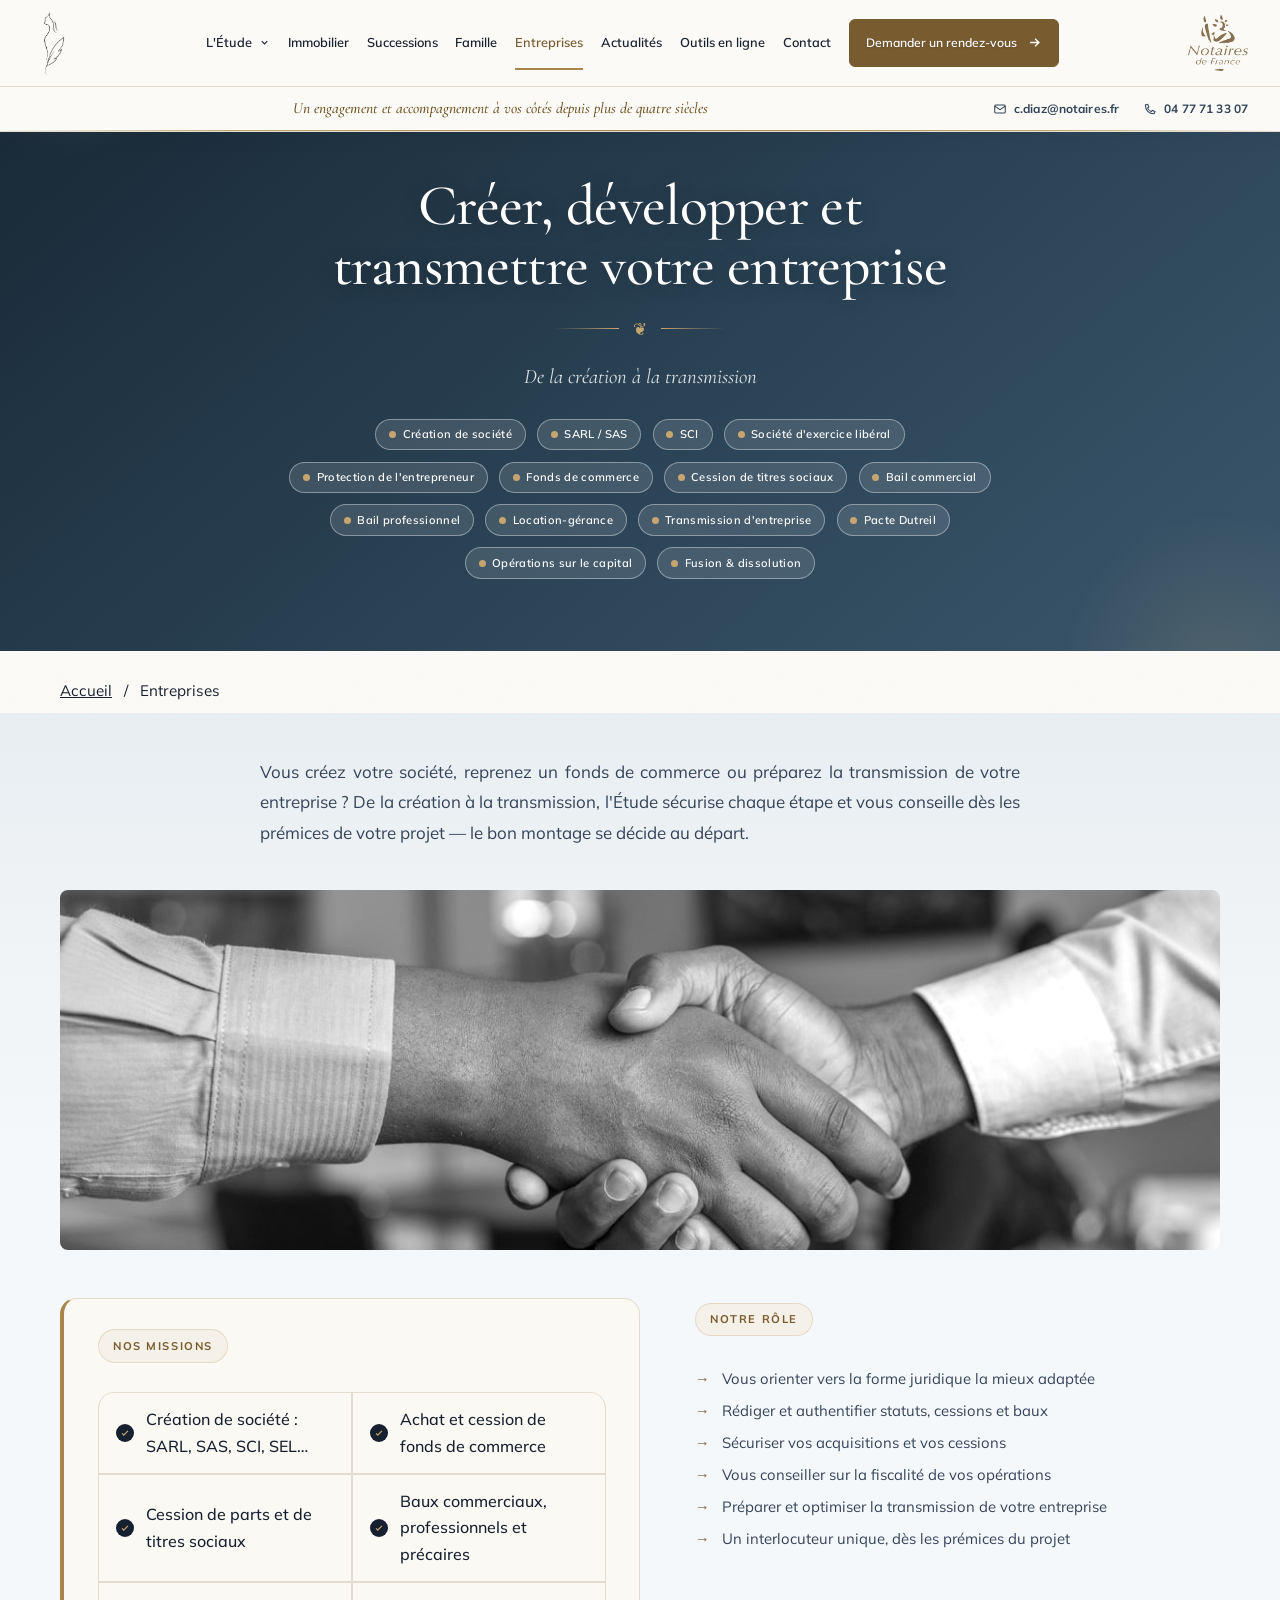
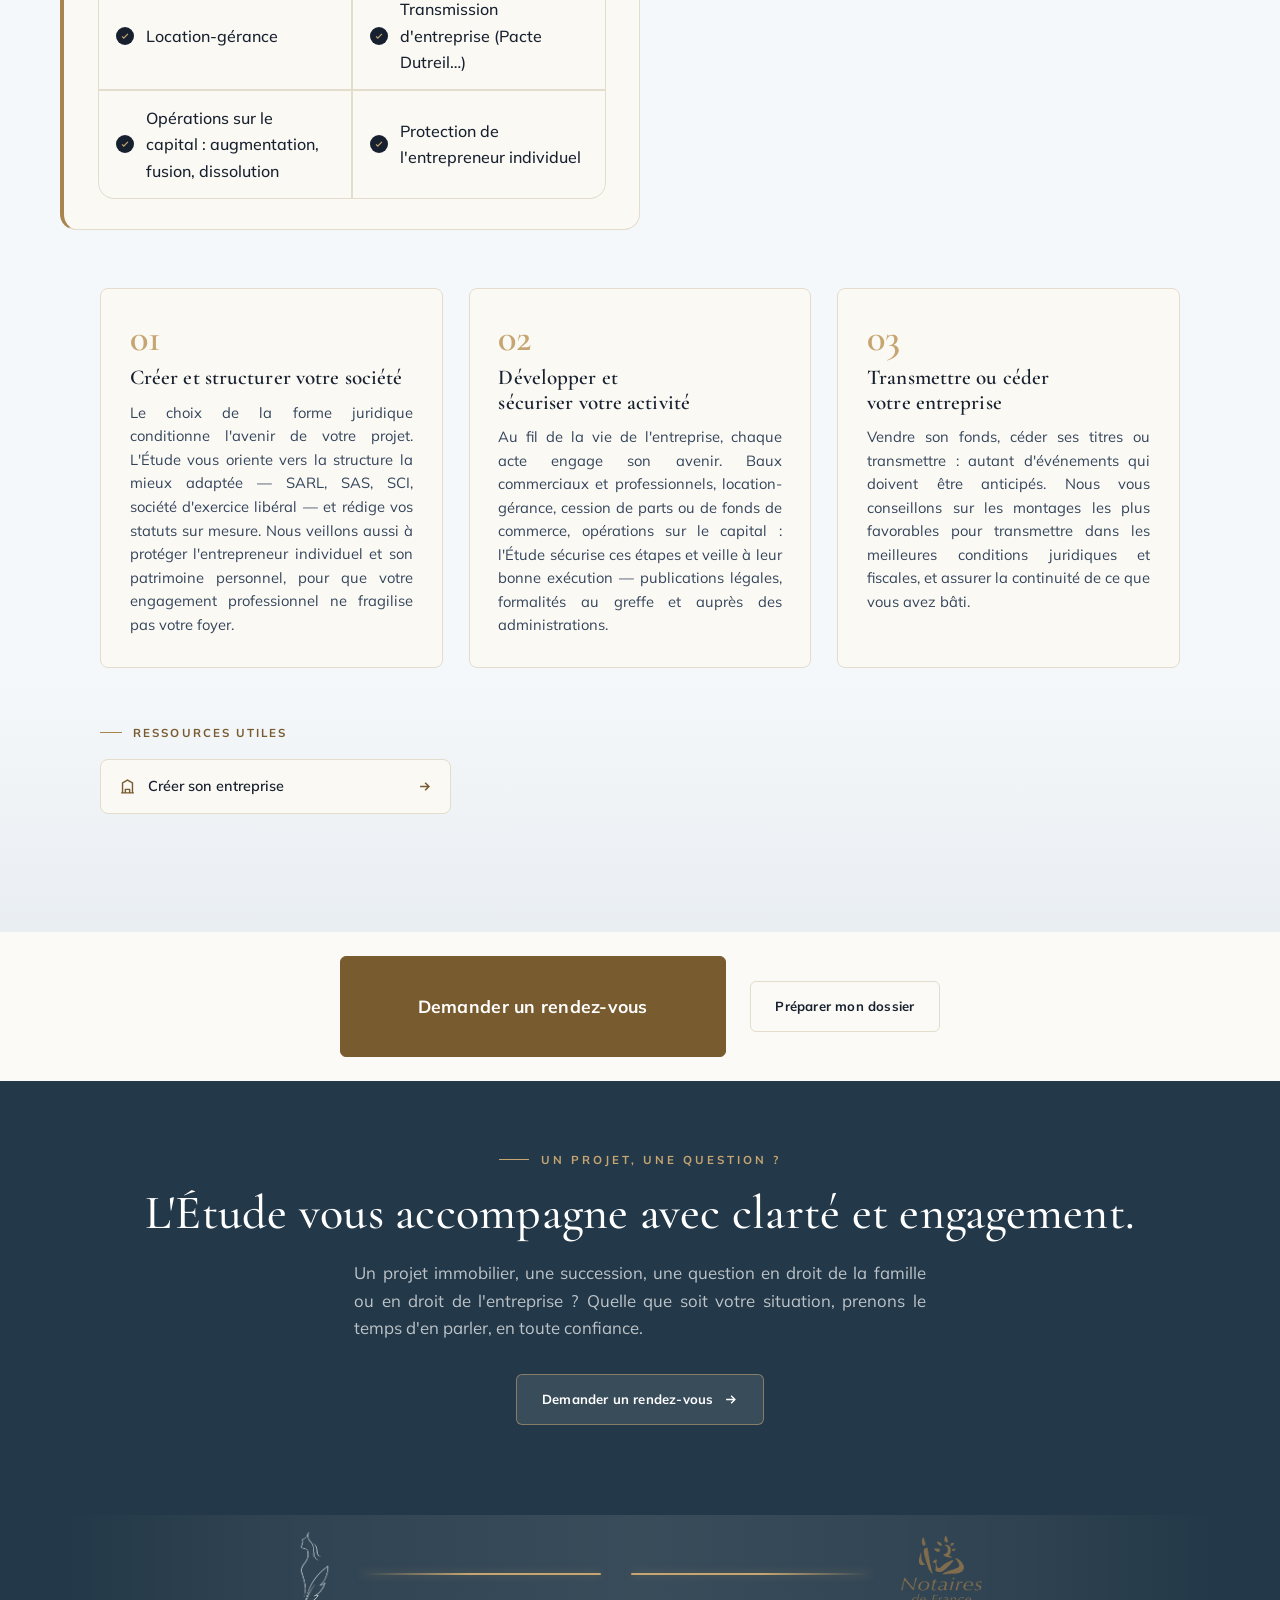
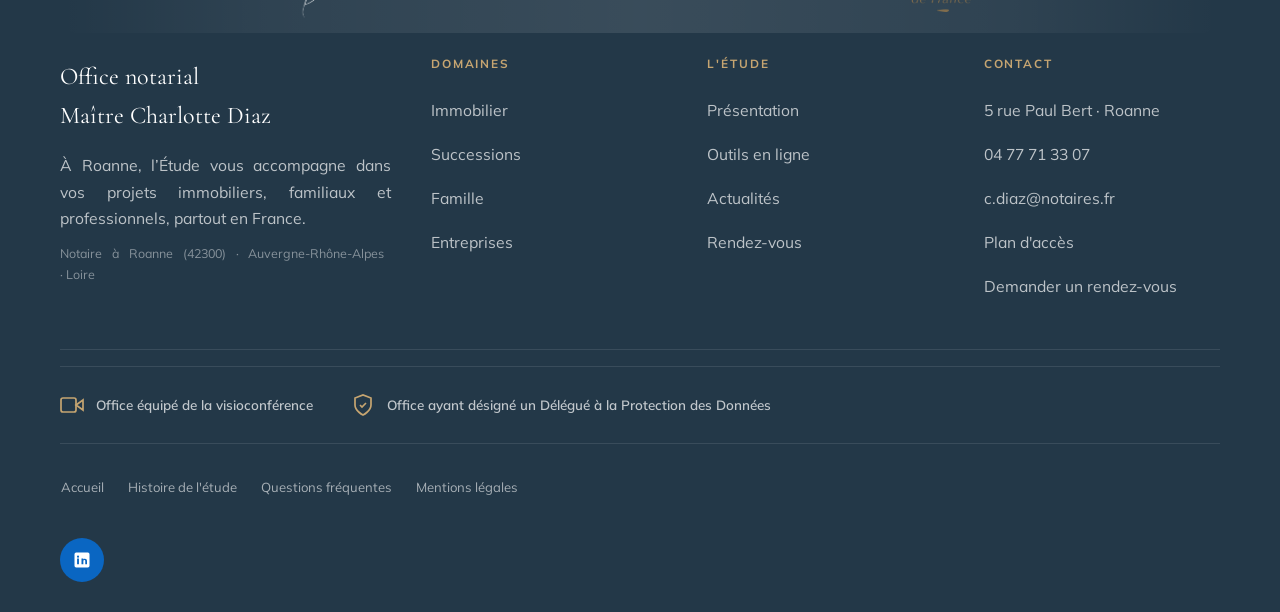
<file: entreprises/index.html>
<!DOCTYPE html>
<html lang="fr">
<head>
<meta charset="UTF-8">

<meta name="viewport" content="width=device-width, initial-scale=1.0">
<title>Notaire à Roanne pour les entreprises : société, SCI, fonds de commerce</title>
<meta name="description" content="Création de société, SCI, statuts, bail commercial, cession de fonds de commerce : l'Étude accompagne vos projets professionnels à Roanne.">
<!-- La balise "keywords" a été retirée le 09/09/2026 (recommandation de l'audit) :
     Google l'ignore depuis 2009, elle ne servait à rien et affichait publiquement
     la liste des mots-clés visés. Le vrai référencement passe par le titre,
     la description et le texte de la page — qui sont déjà en place. -->

<!-- ══════════════════════════════════════════════════════════════════
     ADRESSE OFFICIELLE DE LA PAGE  ·  www.diaz-roanne.notaires.fr depuis le 22/10/2026

     Ces trois lignes disent à Google et aux réseaux sociaux :
     « la vraie adresse de ce site, c'est celle-ci ».
     Adresse définitive depuis le 22/10/2026 : https://www.diaz-roanne.notaires.fr/
     (l'ancienne adresse etude-charlotte-diaz.vercel.app redirige ici : voir vercel.json).
     ══════════════════════════════════════════════════════════════════ -->
<link rel="canonical" href="https://www.diaz-roanne.notaires.fr/entreprises/">
<meta property="og:url" content="https://www.diaz-roanne.notaires.fr/entreprises/">
<meta property="og:image" content="https://www.diaz-roanne.notaires.fr/assets/partage.jpg">
<meta property="og:image:width" content="1200">
<meta property="og:image:height" content="630">
<meta property="og:image:alt" content="Étude notariale Charlotte Diaz — Notaire à Roanne">
<meta property="og:site_name" content="Étude Notariale Charlotte Diaz — Roanne">
<meta property="og:locale" content="fr_FR">
<meta name="twitter:card" content="summary_large_image">
<!-- ══════════════════════════════════════════════════════════════════
     INTERRUPTEUR GOOGLE  ·  état actuel : OUVERT (visible sur Google depuis le 17/10/2026)

     "noindex, nofollow" = le site est INVISIBLE sur Google.
                           Seules les personnes à qui Charlotte envoie
                           le lien peuvent le voir. C'est le réglage
                           pendant la phase de relecture.

     "index, follow"     = le site est VISIBLE sur Google.
                           👉 Réglage en place depuis le 17/10/2026.

     Voir la marche à suivre complète dans JOUR_J.md
     ══════════════════════════════════════════════════════════════════ -->
<meta name="robots" content="index, follow">
<meta property="og:title" content="Notaire à Roanne pour les entreprises : société, SCI, fonds de commerce">
<meta property="og:description" content="Création de société, SCI, statuts, bail commercial, cession de fonds de commerce : l'Étude accompagne vos projets professionnels à Roanne.">
<meta property="og:type" content="website">
<script type="application/ld+json">
{
  "@context": "https://schema.org",
  "@type": "Notary",
  "name": "SELAS Charlotte DIAZ Notaire",
  "alternateName": ["Étude Notariale Charlotte Diaz", "Étude de Maître Yves Suchet", "Office notarial Suchet", "Étude Suchet — Roanne"],
  "description": "Étude notariale à Roanne (Loire). Maître Charlotte Diaz succède à Maître Yves Suchet à la tête de l'office du 5 rue Paul Bert. Immobilier, successions, droit de la famille et des entreprises, à Roanne, dans le Roannais et à Saint-Germain-Lespinasse.",
  "url": "https://www.diaz-roanne.notaires.fr/",
  "image": "https://www.diaz-roanne.notaires.fr/assets/partage.jpg",
  "telephone": "+33477713307",
  "email": "c.diaz@notaires.fr",
  "address": {
    "@type": "PostalAddress",
    "streetAddress": "5 rue Paul Bert",
    "addressLocality": "Roanne",
    "postalCode": "42300",
    "addressRegion": "Auvergne-Rhône-Alpes",
    "addressCountry": "FR"
  },
  "geo": {
    "@type": "GeoCoordinates",
    "latitude": 46.0343,
    "longitude": 4.0701
  },
  "openingHoursSpecification": [
    {
      "@type": "OpeningHoursSpecification",
      "dayOfWeek": ["Monday","Tuesday","Wednesday","Thursday","Friday"],
      "opens": "10:00",
      "closes": "12:00"
    },
    {
      "@type": "OpeningHoursSpecification",
      "dayOfWeek": ["Monday","Tuesday","Thursday","Friday"],
      "opens": "14:00",
      "closes": "17:00"
    }
  ],
  "areaServed": ["Roanne", "Roannais", "Riorges", "Mably", "Le Coteau", "Villerest", "Saint-Germain-Lespinasse", "Loire", "Auvergne-Rhône-Alpes"],
  "priceRange": "€€"
}
</script>
<!-- Favicon : la plume de l'Étude dans l'onglet du navigateur (22/07/2026) -->
<link rel="icon" type="image/png" href="../assets/favicon-plume.png">
<link rel="apple-touch-icon" href="../assets/favicon-plume.png">
<link rel="preconnect" href="https://fonts.googleapis.com">
<link rel="preconnect" href="https://fonts.gstatic.com" crossorigin="">
<link href="https://fonts.googleapis.com/css2?family=Cormorant+Garamond:ital,wght@0,400;0,500;0,600;0,700;1,400;1,700&family=Mulish:wght@400;500;600;700&family=Italianno&display=swap" rel="stylesheet">
<!-- 09/09/2026 : la graisse Mulish 300 (« très fine ») était téléchargée sans
     jamais être utilisée — retirée. À l'inverse, l'italique gras du Cormorant
     (1,700) était réclamé par la phrase d'accroche sous le menu sans être
     chargé : le navigateur le fabriquait grossièrement, il est maintenant vrai. -->
<link rel="stylesheet" href="../assets/site.css">
<link rel="stylesheet" href="../assets/experience.css">
<!-- Couche de finition « beauté » — ajoutée le 09/09/2026.
     Elle se charge en DERNIER : c'est donc elle qui a le dernier mot sur
     l'apparence. Pour tout annuler, il suffit de supprimer ces deux lignes. -->
<link rel="stylesheet" href="../assets/beaute.css">
<script src="../assets/experience.js" defer></script>
<script src="../assets/beaute.js" defer></script>
<meta name="theme-color" content="#193444">
<link rel="stylesheet" href="../assets/parcours.css"><script src="../assets/contact.js" defer></script></head>
<body data-view="entreprises" data-page="entreprises">
<a data-route="contenu" href="#contenu" class="skip-link">Aller au contenu</a>

<!-- ░░░ NAV ░░░ -->
<header class="nav" id="nav">
  <div class="nav-inner">
    <!-- Le bloc texte (Office notarial / Charlotte DIAZ / Successeur…) a été remplacé par
         le logo seul, à la demande de Charlotte (22/07/2026). Le nom apparaît désormais
         en grand sur la page d'accueil. Ancienne version : voir _archives/. -->
    <a data-route="accueil" href="../#accueil" class="brand" id="brandBlock" aria-label="Accueil — Office notarial Charlotte Diaz">
      <div class="monogram monogram-solo"><img src="../assets/logo-plume-traits.png" alt="Logo de l'Étude — Office notarial Charlotte Diaz"></div>
    </a>
    <nav class="links" id="links" aria-label="Navigation principale">
      <div class="nav-drop">
        <button type="button" class="nav-drop-trigger" aria-expanded="false" aria-controls="menu-etude">L'Étude
          <svg class="nav-drop-caret" viewBox="0 0 24 24" fill="none" stroke="currentColor" stroke-width="2.4"><path d="M6 9l6 6 6-6" /></svg>
        </button>
        <div class="nav-drop-menu" id="menu-etude">
          <a data-route="etude" href="../#etude">Qui sommes-nous</a>
          <a data-route="histoire" href="../#histoire">Histoire de l'étude</a>
        </div>
      </div>
      <a data-route="immobilier" href="../immobilier/">Immobilier</a>
      <a data-route="successions" href="../successions/">Successions</a>
      <a data-route="famille" href="../famille/">Famille</a>
      <a class="active" aria-current="page" data-route="entreprises" href="../entreprises/">Entreprises</a>
      <a data-route="actualites" href="../#actualites">Actualités</a>
      <a data-route="outils" href="../#outils">Outils en ligne</a>
      <a data-route="contact" href="../#contact">Contact</a>
      <a data-route="rdv" href="../#rdv" class="btn btn-primary">Demander un rendez-vous
        <svg viewBox="0 0 24 24" fill="none" stroke="currentColor" stroke-width="2.2"><path d="M5 12h14M13 6l6 6-6 6" /></svg>
      </a>
    </nav>
    <div class="nav-logos-right">
      <img src="../assets/logo-notaires-officiel.webp" alt="Notaires de France" class="nav-logo-reseau">
    </div>
    <button type="button" class="burger" id="burger" aria-label="Ouvrir le menu" aria-expanded="false" aria-controls="links"><span></span><span></span><span></span></button>
  </div>
  <div class="nav-bottomline">
    <div class="nav-subline">Un engagement et accompagnement à vos côtés depuis plus de quatre siècles</div>
    <div class="bcoord" id="bcoordLine">
      <a href="mailto:c.diaz@notaires.fr"><svg viewBox="0 0 24 24" fill="none" stroke="currentColor" stroke-width="1.8"><rect x="3" y="5" width="18" height="14" rx="2" /><path d="M3 7l9 6 9-6" /></svg>c.diaz@notaires.fr</a>
      <a href="tel:+33477713307"><svg viewBox="0 0 24 24" fill="none" stroke="currentColor" stroke-width="1.8"><path d="M4 5c0 9 6 15 15 15l1.5-3.5-4.5-2-2 2c-2.5-1.3-4.7-3.5-6-6l2-2-2-4.5z" /></svg>04 77 71 33 07</a>
    </div>
  </div>
</header>
<main id="contenu" tabindex="-1"><noscript>
  <style>
    header.nav{position:relative}nav.links{position:static;visibility:visible;opacity:1;pointer-events:auto;max-height:none;flex-wrap:wrap;transform:none}
    .nav-inner{height:auto;flex-wrap:wrap}.nav-drop-menu,.nav-drop:hover .nav-drop-menu{display:block;position:static;max-height:none;visibility:visible;opacity:1;transform:none}
    .burger,.nav-drop-trigger,#formContact,#loadMap{display:none!important}.tab-dup{display:block!important}
    .hero{padding-top:48px}.noscript-note{padding:24px;text-align:center;background:#f6f1e8}
  </style>
  <p class="noscript-note">Pour nous écrire ou demander un rendez-vous, contactez l’Étude au <a href="tel:+33477713307">04 77 71 33 07</a> ou à <a href="mailto:c.diaz@notaires.fr">c.diaz@notaires.fr</a>. L’envoi du formulaire nécessite JavaScript.</p>
</noscript><div id="pageBand" class="page-band pb-entreprises"><div class="pb-inner"><h1 tabindex="-1">Créer, développer et transmettre votre entreprise</h1><div class="pb-rule" aria-hidden="true">❦</div><div class="pb-sub">De la création à la transmission</div><div class="promo-pills" style="margin-top:1.6rem"><span class="promo-pill">Création de société</span><span class="promo-pill">SARL / SAS</span><span class="promo-pill">SCI</span><span class="promo-pill">Société d'exercice libéral</span><span class="promo-pill">Protection de l'entrepreneur</span><span class="promo-pill">Fonds de commerce</span><span class="promo-pill">Cession de titres sociaux</span><span class="promo-pill">Bail commercial</span><span class="promo-pill">Bail professionnel</span><span class="promo-pill">Location-gérance</span><span class="promo-pill">Transmission d'entreprise</span><span class="promo-pill">Pacte Dutreil</span><span class="promo-pill">Opérations sur le capital</span><span class="promo-pill">Fusion &amp; dissolution</span></div></div></div><nav class="breadcrumb wrap" aria-label="Fil d’Ariane"><a href="../#accueil">Accueil</a><span aria-hidden="true">/</span><span aria-current="page">Entreprises</span></nav><section class="sec" id="entreprises">
  <div class="wrap">
    <div class="ornament" aria-hidden="true">❦</div>
    <div class="sec-head center reveal in" style="max-width:760px;margin:0 auto 2.6rem">
      <p>Vous créez votre société, reprenez un fonds de commerce ou préparez la transmission de votre entreprise&#160;? De la création à la transmission, l'Étude sécurise chaque étape et vous conseille dès les prémices de votre projet — le bon montage se décide au départ.</p>
    </div>

    <!-- Photo d'ambiance (audit esthétique 22/07/2026) -->
    <figure class="domain-photo reveal in"><img loading="lazy" decoding="async" src="../assets/entreprises-wide.jpg" alt="Entreprises — de la création à la transmission"></figure>

    <div class="promo-intro-card reveal in">
      <div>
        <div class="badge-top" style="margin-bottom:1rem">Nos missions</div>
        <div class="promo-acts-grid">
          <div class="promo-act"><span class="pac"><svg viewBox="0 0 24 24" fill="none" stroke="currentColor" stroke-width="3"><path d="M5 13l4 4L19 7" /></svg></span> Création de société&#160;: SARL, SAS, SCI, SEL…</div>
          <div class="promo-act"><span class="pac"><svg viewBox="0 0 24 24" fill="none" stroke="currentColor" stroke-width="3"><path d="M5 13l4 4L19 7" /></svg></span> Achat et cession de fonds de commerce</div>
          <div class="promo-act"><span class="pac"><svg viewBox="0 0 24 24" fill="none" stroke="currentColor" stroke-width="3"><path d="M5 13l4 4L19 7" /></svg></span> Cession de parts et de titres sociaux</div>
          <div class="promo-act"><span class="pac"><svg viewBox="0 0 24 24" fill="none" stroke="currentColor" stroke-width="3"><path d="M5 13l4 4L19 7" /></svg></span> Baux commerciaux, professionnels et précaires</div>
          <div class="promo-act"><span class="pac"><svg viewBox="0 0 24 24" fill="none" stroke="currentColor" stroke-width="3"><path d="M5 13l4 4L19 7" /></svg></span> Location-gérance</div>
          <div class="promo-act"><span class="pac"><svg viewBox="0 0 24 24" fill="none" stroke="currentColor" stroke-width="3"><path d="M5 13l4 4L19 7" /></svg></span> Transmission d'entreprise (Pacte Dutreil…)</div>
          <div class="promo-act"><span class="pac"><svg viewBox="0 0 24 24" fill="none" stroke="currentColor" stroke-width="3"><path d="M5 13l4 4L19 7" /></svg></span> Opérations sur le capital&#160;: augmentation, fusion, dissolution</div>
          <div class="promo-act"><span class="pac"><svg viewBox="0 0 24 24" fill="none" stroke="currentColor" stroke-width="3"><path d="M5 13l4 4L19 7" /></svg></span> Protection de l'entrepreneur individuel</div>
        </div>
      </div>
      <div>
        <div class="badge-top" style="margin-bottom:1rem">Notre rôle</div>
        <ul class="promo-avantages">
          <li>Vous orienter vers la forme juridique la mieux adaptée</li>
          <li>Rédiger et authentifier statuts, cessions et baux</li>
          <li>Sécuriser vos acquisitions et vos cessions</li>
          <li>Vous conseiller sur la fiscalité de vos opérations</li>
          <li>Préparer et optimiser la transmission de votre entreprise</li>
          <li>Un interlocuteur unique, dès les prémices du projet</li>
        </ul>
      </div>
    </div>

    <div class="fam-pillars reveal in">
      <div class="fam-pillar">
        <div class="fp-num">01</div>
        <h3>Créer et structurer votre société</h3>
        <p>Le choix de la forme juridique conditionne l'avenir de votre projet. L'Étude vous oriente vers la structure la mieux adaptée — SARL, SAS, SCI, société d'exercice libéral — et rédige vos statuts sur mesure. Nous veillons aussi à protéger l'entrepreneur individuel et son patrimoine personnel, pour que votre engagement professionnel ne fragilise pas votre foyer.</p>
      </div>
      <div class="fam-pillar">
        <div class="fp-num">02</div>
        <h3>Développer et sécuriser votre activité</h3>
        <p>Au fil de la vie de l'entreprise, chaque acte engage son avenir. Baux commerciaux et professionnels, location-gérance, cession de parts ou de fonds de commerce, opérations sur le capital&#160;: l'Étude sécurise ces étapes et veille à leur bonne exécution — publications légales, formalités au greffe et auprès des administrations.</p>
      </div>
      <div class="fam-pillar">
        <div class="fp-num">03</div>
        <h3>Transmettre ou céder votre entreprise</h3>
        <p>Vendre son fonds, céder ses titres ou transmettre&#160;: autant d'événements qui doivent être anticipés. Nous vous conseillons sur les montages les plus favorables pour transmettre dans les meilleures conditions juridiques et fiscales, et assurer la continuité de ce que vous avez bâti.</p>
      </div>
    </div>

    <div class="res-block reveal in">
      <div class="res-label">Ressources utiles</div>
      <div class="res-grid">
        <a href="https://www.notaires.fr/fr/entreprise" target="_blank" rel="noopener" class="res-link">
          <svg viewBox="0 0 24 24" fill="none" stroke="currentColor" stroke-width="2"><path d="M3 21h18M5 21V7l7-4 7 4v14M9 21v-5h6v5" /></svg>
          Créer son entreprise
          <svg class="res-arrow" viewBox="0 0 24 24" fill="none" stroke="currentColor" stroke-width="2.5"><path d="M5 12h14M13 6l6 6-6 6" /></svg>
        </a>
      </div>
    </div>

  </div>
</section><nav class="contact-actions wrap" aria-label="Votre prochain échange"><a class="btn btn-primary" href="../#rdv">Demander un rendez-vous</a><a class="btn btn-ghost" href="../#outils">Préparer mon dossier</a></nav><section class="dark" id="ctaBand" style="background:linear-gradient(180deg,#1E4FC4 0%,#173E9C 40%,#102A66 72%,#0B1C3F 100%)">
  <div class="wrap">
    <div class="cta-band reveal in">
      <div class="eyebrow" style="justify-content:center">Un projet, une question&#160;?</div>
      <h2>L'Étude vous accompagne avec clarté et engagement.</h2>
      <p>Un projet immobilier, une succession, une question en droit de la famille ou en droit de l'entreprise&#160;? Quelle que soit votre situation, prenons le temps d'en parler, en toute confiance.</p>
      <a data-route="rdv" href="../#rdv" class="btn btn-light">Demander un rendez-vous
        <svg viewBox="0 0 24 24" fill="none" stroke="currentColor" stroke-width="2.2"><path d="M5 12h14M13 6l6 6-6 6" /></svg>
      </a>
    </div>
  </div>
</section></main>
<footer>
  <div class="wrap">
    <!-- Bandeau-signature symétrique (demande de Charlotte, 22/07/2026) : la plume à gauche,
         Notaires de France à droite, ornement doré au centre. Le même motif revient en fin
         de chaque onglet — seule la couleur de fond change avec l'onglet. -->
    <div class="foot-signature">
      <img loading="lazy" decoding="async" src="../assets/logo-plume-traits.png" alt="Logo de l'Étude" class="fs-plume">
      <span class="fs-line" aria-hidden="true"></span>
      <span class="fs-line fs-line-r" aria-hidden="true"></span>
      <img loading="lazy" decoding="async" src="../assets/logo-notaires-officiel.webp" alt="Notaires de France" class="fs-notaires">
    </div>
    <div class="foot-grid">
      <div class="foot-brand">
        <div class="bn">Office notarial<br>Maître Charlotte Diaz</div>
        <p>À Roanne, l’Étude vous accompagne dans vos projets immobiliers, familiaux et professionnels, partout en France.</p>
        <p style="font-size:.78rem;color:rgba(255,255,255,.45);margin-top:.7rem">Notaire à Roanne (42300) · Auvergne-Rhône-Alpes · Loire</p>
      </div>
      <div class="foot-col">
        <h4>Domaines</h4>
        <a data-route="immobilier" href="../immobilier/">Immobilier</a>
        <a data-route="successions" href="../successions/">Successions</a>
        <a data-route="famille" href="../famille/">Famille</a>
        <a class="active" aria-current="page" data-route="entreprises" href="../entreprises/">Entreprises</a>
      </div>
      <div class="foot-col">
        <h4>L'Étude</h4>
        <a data-route="etude" href="../#etude">Présentation</a>
        <a data-route="outils" href="../#outils">Outils en ligne</a>
        <a data-route="actualites" href="../#actualites">Actualités</a>
        <a data-route="rdv" href="../#rdv">Rendez-vous</a>
      </div>
      <div class="foot-col">
        <h4>Contact</h4>
        <a data-route="contact" href="../#contact">5 rue Paul Bert · Roanne</a>
        <a href="tel:+33477713307">04 77 71 33 07</a>
        <a href="mailto:c.diaz@notaires.fr">c.diaz@notaires.fr</a>
        <a data-route="contact" href="../#contact">Plan d'accès</a>
        <a data-route="rdv" href="../#rdv">Demander un rendez-vous</a>
      </div>
    </div>

    <div class="foot-badges">
      <div class="foot-badge">
        <svg viewBox="0 0 24 24" fill="none" stroke="currentColor" stroke-width="1.7"><path d="M23 7l-7 5 7 5V7z" /><rect x="1" y="5" width="15" height="14" rx="2" /></svg>
        Office équipé de la visioconférence
      </div>
      <div class="foot-badge">
        <svg viewBox="0 0 24 24" fill="none" stroke="currentColor" stroke-width="1.7"><path d="M12 22s8-4 8-10V5l-8-3-8 3v7c0 6 8 10 8 10z" /><path d="M9 12l2 2 4-4" /></svg>
        Office ayant désigné un Délégué à la Protection des Données
      </div>
    </div>

    <nav class="foot-navline" aria-label="Plan du site">
      <a data-route="accueil" href="../#accueil">Accueil</a>

      <a data-route="histoire" href="../#histoire">Histoire de l'étude</a>







      <a data-route="faq" href="../#faq">Questions fréquentes</a>
      <a data-route="mentions" href="../#mentions">Mentions légales</a>
    </nav>

    <div class="foot-bottom">
      <div class="foot-social" style="margin-top:0">
        <a href="https://www.linkedin.com/in/charlotte-diaz-6a757a159/" target="_blank" rel="noopener" class="soc soc-li" aria-label="LinkedIn de Charlotte Diaz"><svg viewBox="0 0 24 24" fill="currentColor"><path d="M19 3a2 2 0 012 2v14a2 2 0 01-2 2H5a2 2 0 01-2-2V5a2 2 0 012-2h14zM8.34 17V10.3H6.1V17h2.24zM7.22 9.34a1.3 1.3 0 100-2.6 1.3 1.3 0 000 2.6zM18 17v-3.67c0-1.96-1.05-2.87-2.45-2.87-1.13 0-1.63.62-1.92 1.06V10.3h-2.24V17h2.24v-3.74c0-.2.01-.39.07-.53.16-.39.52-.8 1.12-.8.79 0 1.1.6 1.1 1.48V17H18z" /></svg></a>
        <!-- Boutons Facebook et Instagram masqués tant que les comptes n'existent pas
             (audit du 22/07/2026) : un bouton qui ne mène nulle part fait brouillon.
             Pour les réactiver : retirer ces balises de commentaire et mettre les vraies adresses.
        <a href="#" class="soc soc-fb" aria-label="Facebook (à venir)"><svg viewBox="0 0 24 24" fill="currentColor"><path d="M22 12a10 10 0 10-11.56 9.88v-6.99H7.9V12h2.54V9.8c0-2.5 1.49-3.89 3.77-3.89 1.09 0 2.24.2 2.24.2v2.46h-1.26c-1.24 0-1.63.77-1.63 1.56V12h2.78l-.44 2.89h-2.34v6.99A10 10 0 0022 12z"/></svg></a>
        <a href="#" class="soc soc-ig" aria-label="Instagram (à venir)"><svg viewBox="0 0 24 24" fill="currentColor"><path d="M12 2.16c3.2 0 3.58.01 4.85.07 1.17.05 1.8.25 2.23.41.56.22.96.48 1.38.9.42.42.68.82.9 1.38.16.42.36 1.06.41 2.23.06 1.27.07 1.65.07 4.85s-.01 3.58-.07 4.85c-.05 1.17-.25 1.8-.41 2.23-.22.56-.48.96-.9 1.38-.42.42-.82.68-1.38.9-.42.16-1.06.36-2.23.41-1.27.06-1.65.07-4.85.07s-3.58-.01-4.85-.07c-1.17-.05-1.8-.25-2.23-.41-.56-.22-.96-.48-1.38-.9-.42-.42-.68-.82-.9-1.38-.16-.42-.36-1.06-.41-2.23C2.17 15.58 2.16 15.2 2.16 12s.01-3.58.07-4.85c.05-1.17.25-1.8.41-2.23.22-.56.48-.96.9-1.38.42-.42.82-.68 1.38-.9.42-.16 1.06-.36 2.23-.41C8.42 2.17 8.8 2.16 12 2.16zM12 0C8.74 0 8.33.01 7.05.07 5.78.13 4.9.33 4.14.63c-.79.31-1.46.72-2.12 1.38C1.36 2.67.95 3.34.63 4.14.33 4.9.13 5.78.07 7.05.01 8.33 0 8.74 0 12s.01 3.67.07 4.95c.06 1.27.26 2.15.56 2.91.31.8.72 1.47 1.38 2.13.66.66 1.33 1.07 2.12 1.38.76.3 1.64.5 2.91.56C8.33 23.99 8.74 24 12 24s3.67-.01 4.95-.07c1.27-.06 2.15-.26 2.91-.56.8-.31 1.47-.72 2.13-1.38.66-.66 1.07-1.33 1.38-2.13.3-.76.5-1.64.56-2.91.06-1.28.07-1.69.07-4.95s-.01-3.67-.07-4.95c-.06-1.27-.26-2.15-.56-2.91-.31-.8-.72-1.47-1.38-2.13-.66-.66-1.33-1.07-2.13-1.38-.76-.3-1.64-.5-2.91-.56C15.67.01 15.26 0 12 0zm0 5.84A6.16 6.16 0 1018.16 12 6.16 6.16 0 0012 5.84zM12 16a4 4 0 110-8 4 4 0 010 8zm6.41-10.85a1.44 1.44 0 100 2.88 1.44 1.44 0 000-2.88z"/></svg></a>
        -->
      </div>
    </div>
  </div>
</footer>


</body>
</html>
</file>
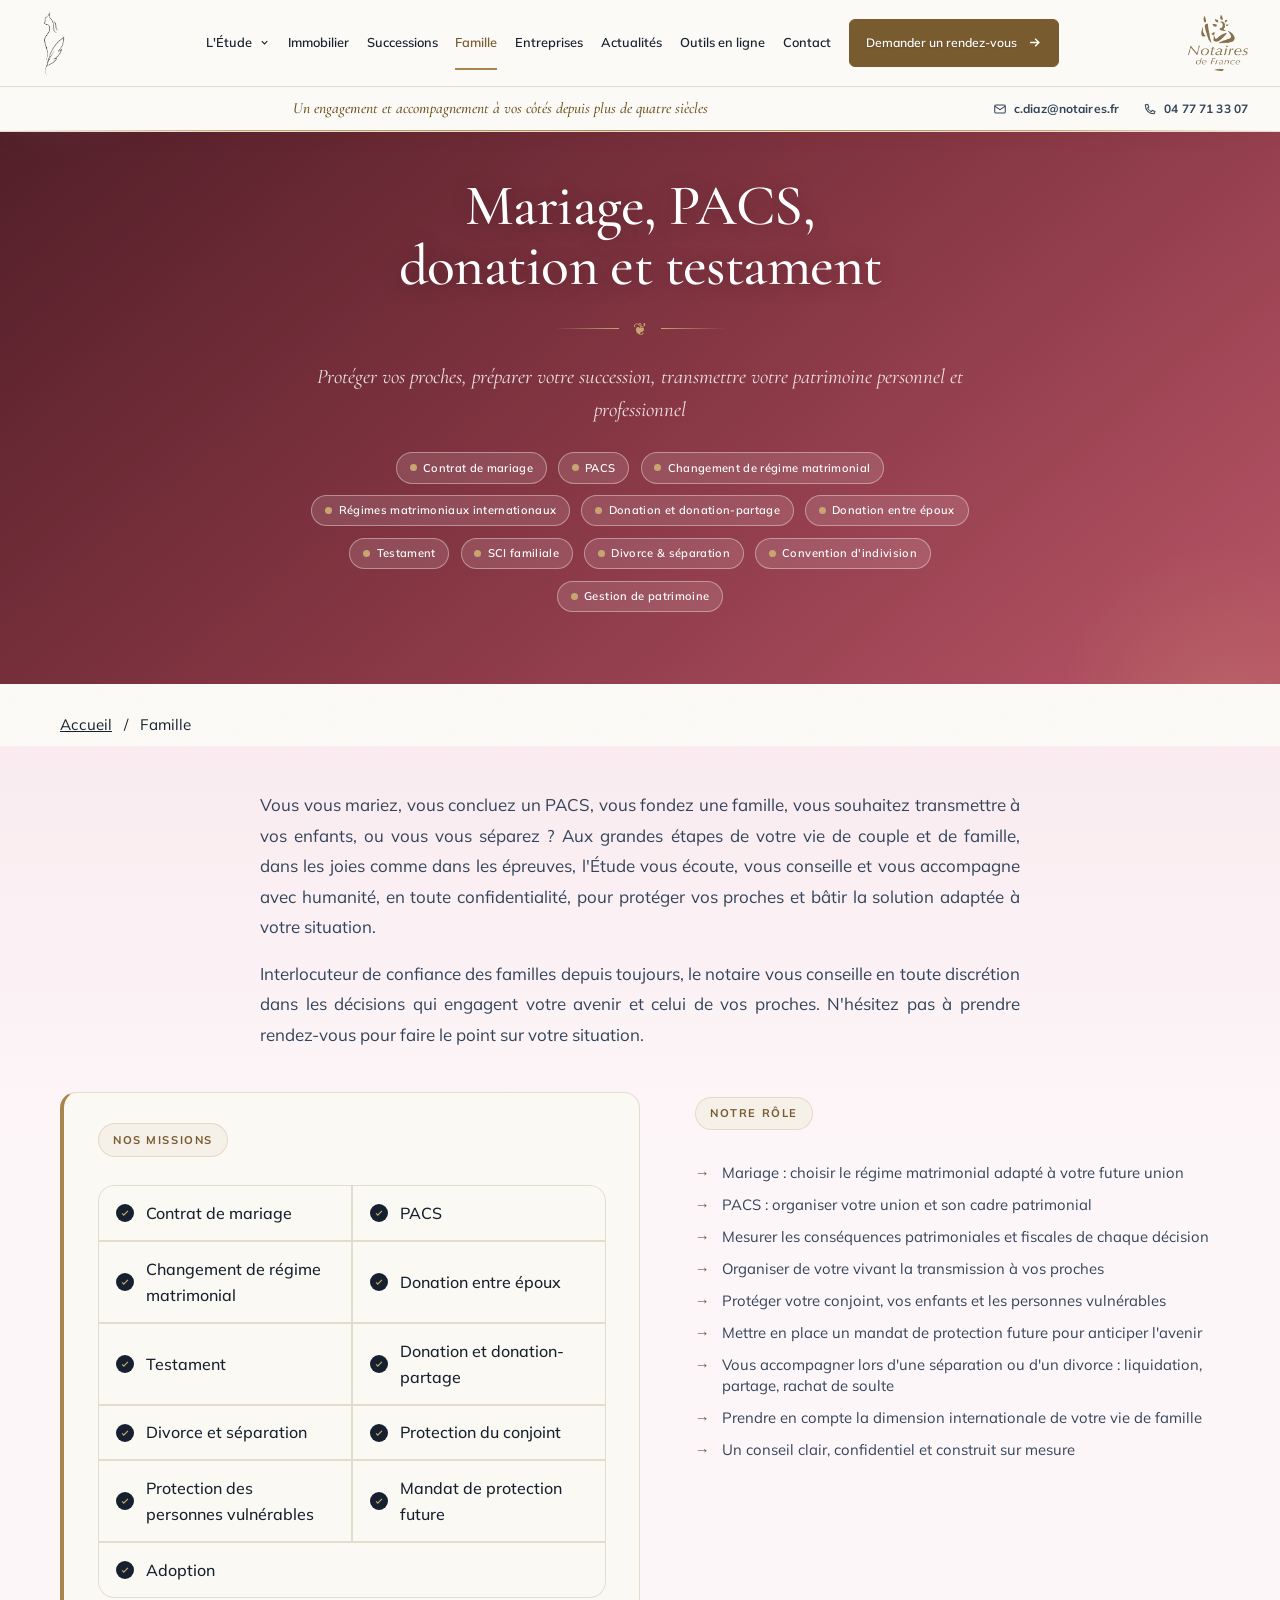
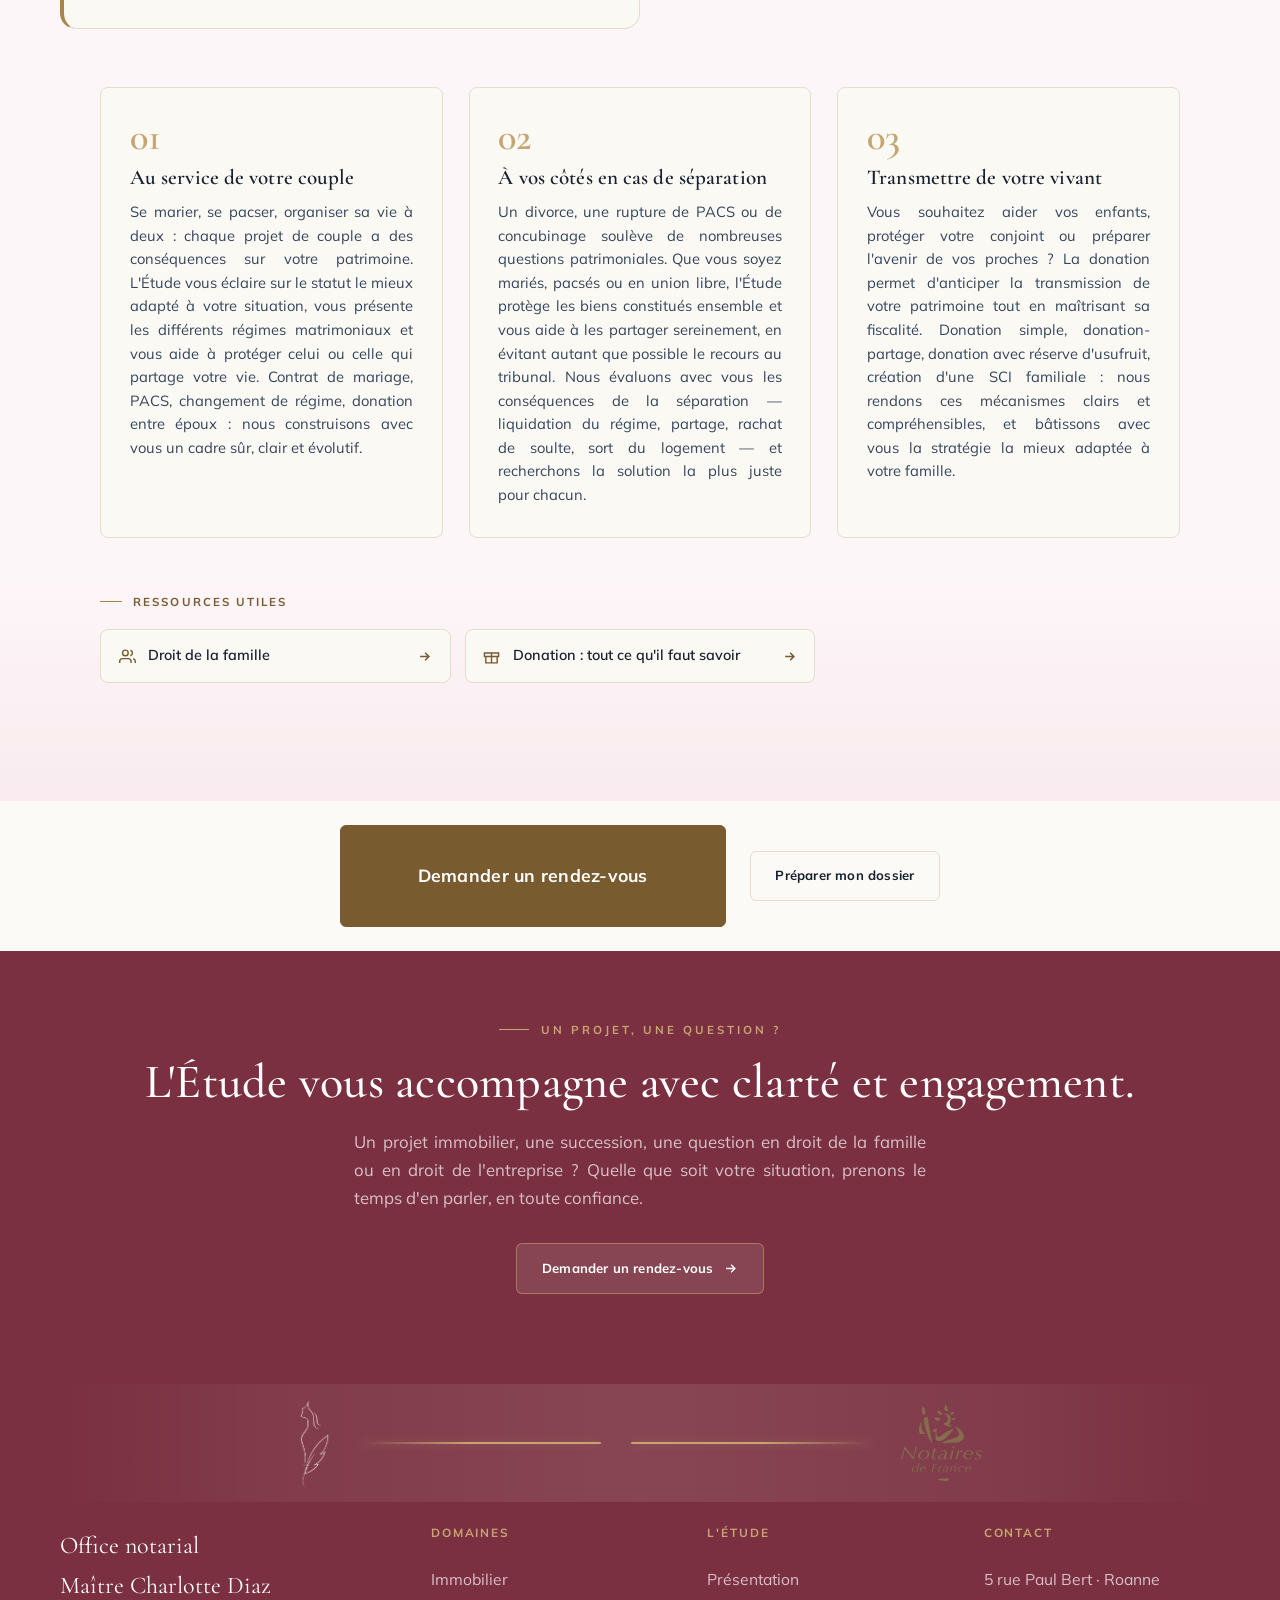
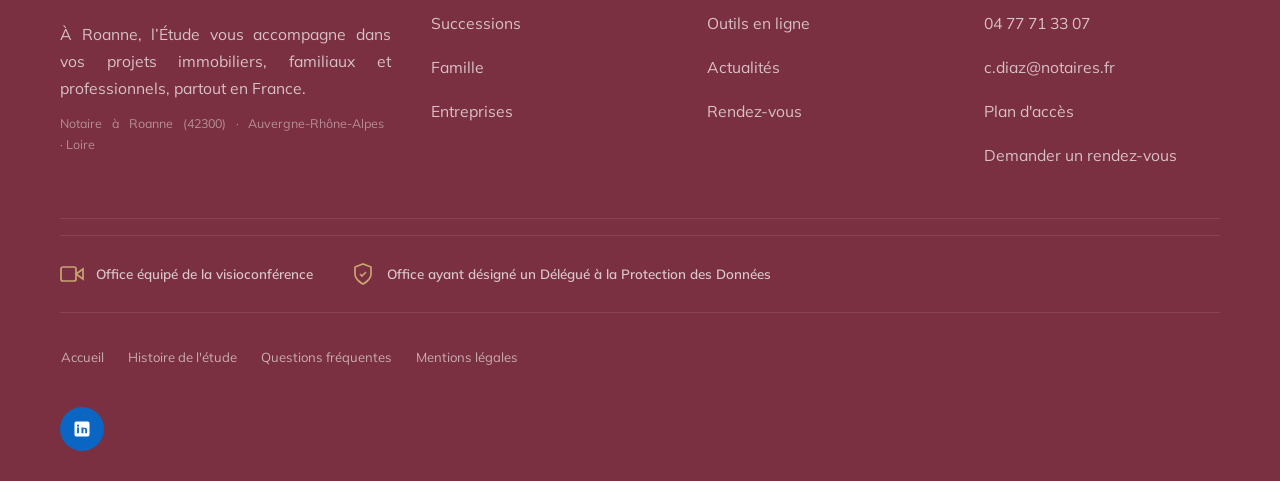
<file: famille/index.html>
<!DOCTYPE html>
<html lang="fr">
<head>
<meta charset="UTF-8">

<meta name="viewport" content="width=device-width, initial-scale=1.0">
<title>Notaire à Roanne : donation, testament, mariage, PACS | Me Diaz</title>
<meta name="description" content="Contrat de mariage, PACS, donation, testament, protection du conjoint : préparez vos projets familiaux avec votre notaire à Roanne.">
<!-- La balise "keywords" a été retirée le 09/09/2026 (recommandation de l'audit) :
     Google l'ignore depuis 2009, elle ne servait à rien et affichait publiquement
     la liste des mots-clés visés. Le vrai référencement passe par le titre,
     la description et le texte de la page — qui sont déjà en place. -->

<!-- ══════════════════════════════════════════════════════════════════
     ADRESSE OFFICIELLE DE LA PAGE  ·  www.diaz-roanne.notaires.fr depuis le 22/10/2026

     Ces trois lignes disent à Google et aux réseaux sociaux :
     « la vraie adresse de ce site, c'est celle-ci ».
     Adresse définitive depuis le 22/10/2026 : https://www.diaz-roanne.notaires.fr/
     (l'ancienne adresse etude-charlotte-diaz.vercel.app redirige ici : voir vercel.json).
     ══════════════════════════════════════════════════════════════════ -->
<link rel="canonical" href="https://www.diaz-roanne.notaires.fr/famille/">
<meta property="og:url" content="https://www.diaz-roanne.notaires.fr/famille/">
<meta property="og:image" content="https://www.diaz-roanne.notaires.fr/assets/partage.jpg">
<meta property="og:image:width" content="1200">
<meta property="og:image:height" content="630">
<meta property="og:image:alt" content="Étude notariale Charlotte Diaz — Notaire à Roanne">
<meta property="og:site_name" content="Étude Notariale Charlotte Diaz — Roanne">
<meta property="og:locale" content="fr_FR">
<meta name="twitter:card" content="summary_large_image">
<!-- ══════════════════════════════════════════════════════════════════
     INTERRUPTEUR GOOGLE  ·  état actuel : OUVERT (visible sur Google depuis le 17/10/2026)

     "noindex, nofollow" = le site est INVISIBLE sur Google.
                           Seules les personnes à qui Charlotte envoie
                           le lien peuvent le voir. C'est le réglage
                           pendant la phase de relecture.

     "index, follow"     = le site est VISIBLE sur Google.
                           👉 Réglage en place depuis le 17/10/2026.

     Voir la marche à suivre complète dans JOUR_J.md
     ══════════════════════════════════════════════════════════════════ -->
<meta name="robots" content="index, follow">
<meta property="og:title" content="Notaire à Roanne : donation, testament, mariage, PACS | Me Diaz">
<meta property="og:description" content="Contrat de mariage, PACS, donation, testament, protection du conjoint : préparez vos projets familiaux avec votre notaire à Roanne.">
<meta property="og:type" content="website">
<script type="application/ld+json">
{
  "@context": "https://schema.org",
  "@type": "Notary",
  "name": "SELAS Charlotte DIAZ Notaire",
  "alternateName": ["Étude Notariale Charlotte Diaz", "Étude de Maître Yves Suchet", "Office notarial Suchet", "Étude Suchet — Roanne"],
  "description": "Étude notariale à Roanne (Loire). Maître Charlotte Diaz succède à Maître Yves Suchet à la tête de l'office du 5 rue Paul Bert. Immobilier, successions, droit de la famille et des entreprises, à Roanne, dans le Roannais et à Saint-Germain-Lespinasse.",
  "url": "https://www.diaz-roanne.notaires.fr/",
  "image": "https://www.diaz-roanne.notaires.fr/assets/partage.jpg",
  "telephone": "+33477713307",
  "email": "c.diaz@notaires.fr",
  "address": {
    "@type": "PostalAddress",
    "streetAddress": "5 rue Paul Bert",
    "addressLocality": "Roanne",
    "postalCode": "42300",
    "addressRegion": "Auvergne-Rhône-Alpes",
    "addressCountry": "FR"
  },
  "geo": {
    "@type": "GeoCoordinates",
    "latitude": 46.0343,
    "longitude": 4.0701
  },
  "openingHoursSpecification": [
    {
      "@type": "OpeningHoursSpecification",
      "dayOfWeek": ["Monday","Tuesday","Wednesday","Thursday","Friday"],
      "opens": "10:00",
      "closes": "12:00"
    },
    {
      "@type": "OpeningHoursSpecification",
      "dayOfWeek": ["Monday","Tuesday","Thursday","Friday"],
      "opens": "14:00",
      "closes": "17:00"
    }
  ],
  "areaServed": ["Roanne", "Roannais", "Riorges", "Mably", "Le Coteau", "Villerest", "Saint-Germain-Lespinasse", "Loire", "Auvergne-Rhône-Alpes"],
  "priceRange": "€€"
}
</script>
<!-- Favicon : la plume de l'Étude dans l'onglet du navigateur (22/07/2026) -->
<link rel="icon" type="image/png" href="../assets/favicon-plume.png">
<link rel="apple-touch-icon" href="../assets/favicon-plume.png">
<link rel="preconnect" href="https://fonts.googleapis.com">
<link rel="preconnect" href="https://fonts.gstatic.com" crossorigin="">
<link href="https://fonts.googleapis.com/css2?family=Cormorant+Garamond:ital,wght@0,400;0,500;0,600;0,700;1,400;1,700&family=Mulish:wght@400;500;600;700&family=Italianno&display=swap" rel="stylesheet">
<!-- 09/09/2026 : la graisse Mulish 300 (« très fine ») était téléchargée sans
     jamais être utilisée — retirée. À l'inverse, l'italique gras du Cormorant
     (1,700) était réclamé par la phrase d'accroche sous le menu sans être
     chargé : le navigateur le fabriquait grossièrement, il est maintenant vrai. -->
<link rel="stylesheet" href="../assets/site.css">
<link rel="stylesheet" href="../assets/experience.css">
<!-- Couche de finition « beauté » — ajoutée le 09/09/2026.
     Elle se charge en DERNIER : c'est donc elle qui a le dernier mot sur
     l'apparence. Pour tout annuler, il suffit de supprimer ces deux lignes. -->
<link rel="stylesheet" href="../assets/beaute.css">
<script src="../assets/experience.js" defer></script>
<script src="../assets/beaute.js" defer></script>
<meta name="theme-color" content="#193444">
<link rel="stylesheet" href="../assets/parcours.css"><script src="../assets/contact.js" defer></script></head>
<body data-view="famille" data-page="famille">
<a data-route="contenu" href="#contenu" class="skip-link">Aller au contenu</a>

<!-- ░░░ NAV ░░░ -->
<header class="nav" id="nav">
  <div class="nav-inner">
    <!-- Le bloc texte (Office notarial / Charlotte DIAZ / Successeur…) a été remplacé par
         le logo seul, à la demande de Charlotte (22/07/2026). Le nom apparaît désormais
         en grand sur la page d'accueil. Ancienne version : voir _archives/. -->
    <a data-route="accueil" href="../#accueil" class="brand" id="brandBlock" aria-label="Accueil — Office notarial Charlotte Diaz">
      <div class="monogram monogram-solo"><img src="../assets/logo-plume-traits.png" alt="Logo de l'Étude — Office notarial Charlotte Diaz"></div>
    </a>
    <nav class="links" id="links" aria-label="Navigation principale">
      <div class="nav-drop">
        <button type="button" class="nav-drop-trigger" aria-expanded="false" aria-controls="menu-etude">L'Étude
          <svg class="nav-drop-caret" viewBox="0 0 24 24" fill="none" stroke="currentColor" stroke-width="2.4"><path d="M6 9l6 6 6-6" /></svg>
        </button>
        <div class="nav-drop-menu" id="menu-etude">
          <a data-route="etude" href="../#etude">Qui sommes-nous</a>
          <a data-route="histoire" href="../#histoire">Histoire de l'étude</a>
        </div>
      </div>
      <a data-route="immobilier" href="../immobilier/">Immobilier</a>
      <a data-route="successions" href="../successions/">Successions</a>
      <a class="active" aria-current="page" data-route="famille" href="../famille/">Famille</a>
      <a data-route="entreprises" href="../entreprises/">Entreprises</a>
      <a data-route="actualites" href="../#actualites">Actualités</a>
      <a data-route="outils" href="../#outils">Outils en ligne</a>
      <a data-route="contact" href="../#contact">Contact</a>
      <a data-route="rdv" href="../#rdv" class="btn btn-primary">Demander un rendez-vous
        <svg viewBox="0 0 24 24" fill="none" stroke="currentColor" stroke-width="2.2"><path d="M5 12h14M13 6l6 6-6 6" /></svg>
      </a>
    </nav>
    <div class="nav-logos-right">
      <img src="../assets/logo-notaires-officiel.webp" alt="Notaires de France" class="nav-logo-reseau">
    </div>
    <button type="button" class="burger" id="burger" aria-label="Ouvrir le menu" aria-expanded="false" aria-controls="links"><span></span><span></span><span></span></button>
  </div>
  <div class="nav-bottomline">
    <div class="nav-subline">Un engagement et accompagnement à vos côtés depuis plus de quatre siècles</div>
    <div class="bcoord" id="bcoordLine">
      <a href="mailto:c.diaz@notaires.fr"><svg viewBox="0 0 24 24" fill="none" stroke="currentColor" stroke-width="1.8"><rect x="3" y="5" width="18" height="14" rx="2" /><path d="M3 7l9 6 9-6" /></svg>c.diaz@notaires.fr</a>
      <a href="tel:+33477713307"><svg viewBox="0 0 24 24" fill="none" stroke="currentColor" stroke-width="1.8"><path d="M4 5c0 9 6 15 15 15l1.5-3.5-4.5-2-2 2c-2.5-1.3-4.7-3.5-6-6l2-2-2-4.5z" /></svg>04 77 71 33 07</a>
    </div>
  </div>
</header>
<main id="contenu" tabindex="-1"><noscript>
  <style>
    header.nav{position:relative}nav.links{position:static;visibility:visible;opacity:1;pointer-events:auto;max-height:none;flex-wrap:wrap;transform:none}
    .nav-inner{height:auto;flex-wrap:wrap}.nav-drop-menu,.nav-drop:hover .nav-drop-menu{display:block;position:static;max-height:none;visibility:visible;opacity:1;transform:none}
    .burger,.nav-drop-trigger,#formContact,#loadMap{display:none!important}.tab-dup{display:block!important}
    .hero{padding-top:48px}.noscript-note{padding:24px;text-align:center;background:#f6f1e8}
  </style>
  <p class="noscript-note">Pour nous écrire ou demander un rendez-vous, contactez l’Étude au <a href="tel:+33477713307">04 77 71 33 07</a> ou à <a href="mailto:c.diaz@notaires.fr">c.diaz@notaires.fr</a>. L’envoi du formulaire nécessite JavaScript.</p>
</noscript><div id="pageBand" class="page-band pb-famille"><div class="pb-inner"><h1 tabindex="-1">Mariage, PACS, donation et testament</h1><div class="pb-rule" aria-hidden="true">❦</div><div class="pb-sub">Protéger vos proches, préparer votre succession, transmettre votre patrimoine personnel et professionnel</div><div class="promo-pills" style="margin-top:1.6rem"><span class="promo-pill">Contrat de mariage</span><span class="promo-pill">PACS</span><span class="promo-pill">Changement de régime matrimonial</span><span class="promo-pill">Régimes matrimoniaux internationaux</span><span class="promo-pill">Donation et donation-partage</span><span class="promo-pill">Donation entre époux</span><span class="promo-pill">Testament</span><span class="promo-pill">SCI familiale</span><span class="promo-pill">Divorce &amp; séparation</span><span class="promo-pill">Convention d'indivision</span><span class="promo-pill">Gestion de patrimoine</span></div></div></div><nav class="breadcrumb wrap" aria-label="Fil d’Ariane"><a href="../#accueil">Accueil</a><span aria-hidden="true">/</span><span aria-current="page">Famille</span></nav><section class="sec alt" id="famille">
  <div class="wrap">
    <div class="ornament" aria-hidden="true">❦</div>
    <div class="sec-head center reveal in" style="max-width:760px;margin:0 auto 2.6rem">
      <p>Vous vous mariez, vous concluez un PACS, vous fondez une famille, vous souhaitez transmettre à vos enfants, ou vous vous séparez&#160;? Aux grandes étapes de votre vie de couple et de famille, dans les joies comme dans les épreuves, l'Étude vous écoute, vous conseille et vous accompagne avec humanité, en toute confidentialité, pour protéger vos proches et bâtir la solution adaptée à votre situation.</p>
      <p style="margin-top:1rem">Interlocuteur de confiance des familles depuis toujours, le notaire vous conseille en toute discrétion dans les décisions qui engagent votre avenir et celui de vos proches. N'hésitez pas à prendre rendez-vous pour faire le point sur votre situation.</p>
    </div>

    <div class="promo-intro-card reveal in">
      <div>
        <div class="badge-top" style="margin-bottom:1rem">Nos missions</div>
        <div class="promo-acts-grid">
          <div class="promo-act"><span class="pac"><svg viewBox="0 0 24 24" fill="none" stroke="currentColor" stroke-width="3"><path d="M5 13l4 4L19 7" /></svg></span> Contrat de mariage</div>
          <div class="promo-act"><span class="pac"><svg viewBox="0 0 24 24" fill="none" stroke="currentColor" stroke-width="3"><path d="M5 13l4 4L19 7" /></svg></span> PACS</div>
          <div class="promo-act"><span class="pac"><svg viewBox="0 0 24 24" fill="none" stroke="currentColor" stroke-width="3"><path d="M5 13l4 4L19 7" /></svg></span> Changement de régime matrimonial</div>
          <div class="promo-act"><span class="pac"><svg viewBox="0 0 24 24" fill="none" stroke="currentColor" stroke-width="3"><path d="M5 13l4 4L19 7" /></svg></span> Donation entre époux</div>
          <div class="promo-act"><span class="pac"><svg viewBox="0 0 24 24" fill="none" stroke="currentColor" stroke-width="3"><path d="M5 13l4 4L19 7" /></svg></span> Testament</div>
          <div class="promo-act"><span class="pac"><svg viewBox="0 0 24 24" fill="none" stroke="currentColor" stroke-width="3"><path d="M5 13l4 4L19 7" /></svg></span> Donation et donation-partage</div>
          <div class="promo-act"><span class="pac"><svg viewBox="0 0 24 24" fill="none" stroke="currentColor" stroke-width="3"><path d="M5 13l4 4L19 7" /></svg></span> Divorce et séparation</div>
          <div class="promo-act"><span class="pac"><svg viewBox="0 0 24 24" fill="none" stroke="currentColor" stroke-width="3"><path d="M5 13l4 4L19 7" /></svg></span> Protection du conjoint</div>
          <div class="promo-act"><span class="pac"><svg viewBox="0 0 24 24" fill="none" stroke="currentColor" stroke-width="3"><path d="M5 13l4 4L19 7" /></svg></span> Protection des personnes vulnérables</div>
          <div class="promo-act"><span class="pac"><svg viewBox="0 0 24 24" fill="none" stroke="currentColor" stroke-width="3"><path d="M5 13l4 4L19 7" /></svg></span> Mandat de protection future</div>
          <div class="promo-act" style="grid-column:1/-1"><span class="pac"><svg viewBox="0 0 24 24" fill="none" stroke="currentColor" stroke-width="3"><path d="M5 13l4 4L19 7" /></svg></span> Adoption</div>
        </div>
      </div>
      <div>
        <div class="badge-top" style="margin-bottom:1rem">Notre rôle</div>
        <ul class="promo-avantages">
          <li>Mariage&#160;: choisir le régime matrimonial adapté à votre future union</li>
          <li>PACS&#160;: organiser votre union et son cadre patrimonial</li>
          <li>Mesurer les conséquences patrimoniales et fiscales de chaque décision</li>
          <li>Organiser de votre vivant la transmission à vos proches</li>
          <li>Protéger votre conjoint, vos enfants et les personnes vulnérables</li>
          <li>Mettre en place un mandat de protection future pour anticiper l'avenir</li>
          <li>Vous accompagner lors d'une séparation ou d'un divorce&#160;: liquidation, partage, rachat de soulte</li>
          <li>Prendre en compte la dimension internationale de votre vie de famille</li>
          <li>Un conseil clair, confidentiel et construit sur mesure</li>
        </ul>
      </div>
    </div>

    <div class="fam-pillars reveal in">
      <div class="fam-pillar">
        <div class="fp-num">01</div>
        <h3>Au service de votre couple</h3>
        <p>Se marier, se pacser, organiser sa vie à deux&#160;: chaque projet de couple a des conséquences sur votre patrimoine. L'Étude vous éclaire sur le statut le mieux adapté à votre situation, vous présente les différents régimes matrimoniaux et vous aide à protéger celui ou celle qui partage votre vie. Contrat de mariage, PACS, changement de régime, donation entre époux&#160;: nous construisons avec vous un cadre sûr, clair et évolutif.</p>
      </div>
      <div class="fam-pillar">
        <div class="fp-num">02</div>
        <h3>À vos côtés en cas de séparation</h3>
        <p>Un divorce, une rupture de PACS ou de concubinage soulève de nombreuses questions patrimoniales. Que vous soyez mariés, pacsés ou en union libre, l'Étude protège les biens constitués ensemble et vous aide à les partager sereinement, en évitant autant que possible le recours au tribunal. Nous évaluons avec vous les conséquences de la séparation — liquidation du régime, partage, rachat de soulte, sort du logement — et recherchons la solution la plus juste pour chacun.</p>
      </div>
      <div class="fam-pillar">
        <div class="fp-num">03</div>
        <h3>Transmettre de votre vivant</h3>
        <p>Vous souhaitez aider vos enfants, protéger votre conjoint ou préparer l'avenir de vos proches&#160;? La donation permet d'anticiper la transmission de votre patrimoine tout en maîtrisant sa fiscalité. Donation simple, donation-partage, donation avec réserve d'usufruit, création d'une SCI familiale&#160;: nous rendons ces mécanismes clairs et compréhensibles, et bâtissons avec vous la stratégie la mieux adaptée à votre famille.</p>
      </div>
    </div>

    <div class="res-block reveal in">
      <div class="res-label">Ressources utiles</div>
      <div class="res-grid">
        <a href="https://www.notaires.fr/fr/famille" target="_blank" rel="noopener" class="res-link">
          <svg viewBox="0 0 24 24" fill="none" stroke="currentColor" stroke-width="2"><path d="M17 21v-2a4 4 0 00-4-4H5a4 4 0 00-4 4v2M9 11a4 4 0 100-8 4 4 0 000 8zM23 21v-2a4 4 0 00-3-3.87M16 3.13a4 4 0 010 7.75" /></svg>
          Droit de la famille
          <svg class="res-arrow" viewBox="0 0 24 24" fill="none" stroke="currentColor" stroke-width="2.5"><path d="M5 12h14M13 6l6 6-6 6" /></svg>
        </a>
        <a href="https://www.notaires.fr/fr/donation" target="_blank" rel="noopener" class="res-link">
          <svg viewBox="0 0 24 24" fill="none" stroke="currentColor" stroke-width="2"><path d="M20 12v9H4v-9M2 7h20v5H2zM12 22V7" /></svg>
          Donation : tout ce qu'il faut savoir
          <svg class="res-arrow" viewBox="0 0 24 24" fill="none" stroke="currentColor" stroke-width="2.5"><path d="M5 12h14M13 6l6 6-6 6" /></svg>
        </a>
      </div>
    </div>

  </div>
</section><nav class="contact-actions wrap" aria-label="Votre prochain échange"><a class="btn btn-primary" href="../#rdv">Demander un rendez-vous</a><a class="btn btn-ghost" href="../#outils">Préparer mon dossier</a></nav><section class="dark" id="ctaBand" style="background:linear-gradient(180deg,#1E4FC4 0%,#173E9C 40%,#102A66 72%,#0B1C3F 100%)">
  <div class="wrap">
    <div class="cta-band reveal in">
      <div class="eyebrow" style="justify-content:center">Un projet, une question&#160;?</div>
      <h2>L'Étude vous accompagne avec clarté et engagement.</h2>
      <p>Un projet immobilier, une succession, une question en droit de la famille ou en droit de l'entreprise&#160;? Quelle que soit votre situation, prenons le temps d'en parler, en toute confiance.</p>
      <a data-route="rdv" href="../#rdv" class="btn btn-light">Demander un rendez-vous
        <svg viewBox="0 0 24 24" fill="none" stroke="currentColor" stroke-width="2.2"><path d="M5 12h14M13 6l6 6-6 6" /></svg>
      </a>
    </div>
  </div>
</section></main>
<footer>
  <div class="wrap">
    <!-- Bandeau-signature symétrique (demande de Charlotte, 22/07/2026) : la plume à gauche,
         Notaires de France à droite, ornement doré au centre. Le même motif revient en fin
         de chaque onglet — seule la couleur de fond change avec l'onglet. -->
    <div class="foot-signature">
      <img loading="lazy" decoding="async" src="../assets/logo-plume-traits.png" alt="Logo de l'Étude" class="fs-plume">
      <span class="fs-line" aria-hidden="true"></span>
      <span class="fs-line fs-line-r" aria-hidden="true"></span>
      <img loading="lazy" decoding="async" src="../assets/logo-notaires-officiel.webp" alt="Notaires de France" class="fs-notaires">
    </div>
    <div class="foot-grid">
      <div class="foot-brand">
        <div class="bn">Office notarial<br>Maître Charlotte Diaz</div>
        <p>À Roanne, l’Étude vous accompagne dans vos projets immobiliers, familiaux et professionnels, partout en France.</p>
        <p style="font-size:.78rem;color:rgba(255,255,255,.45);margin-top:.7rem">Notaire à Roanne (42300) · Auvergne-Rhône-Alpes · Loire</p>
      </div>
      <div class="foot-col">
        <h4>Domaines</h4>
        <a data-route="immobilier" href="../immobilier/">Immobilier</a>
        <a data-route="successions" href="../successions/">Successions</a>
        <a class="active" aria-current="page" data-route="famille" href="../famille/">Famille</a>
        <a data-route="entreprises" href="../entreprises/">Entreprises</a>
      </div>
      <div class="foot-col">
        <h4>L'Étude</h4>
        <a data-route="etude" href="../#etude">Présentation</a>
        <a data-route="outils" href="../#outils">Outils en ligne</a>
        <a data-route="actualites" href="../#actualites">Actualités</a>
        <a data-route="rdv" href="../#rdv">Rendez-vous</a>
      </div>
      <div class="foot-col">
        <h4>Contact</h4>
        <a data-route="contact" href="../#contact">5 rue Paul Bert · Roanne</a>
        <a href="tel:+33477713307">04 77 71 33 07</a>
        <a href="mailto:c.diaz@notaires.fr">c.diaz@notaires.fr</a>
        <a data-route="contact" href="../#contact">Plan d'accès</a>
        <a data-route="rdv" href="../#rdv">Demander un rendez-vous</a>
      </div>
    </div>

    <div class="foot-badges">
      <div class="foot-badge">
        <svg viewBox="0 0 24 24" fill="none" stroke="currentColor" stroke-width="1.7"><path d="M23 7l-7 5 7 5V7z" /><rect x="1" y="5" width="15" height="14" rx="2" /></svg>
        Office équipé de la visioconférence
      </div>
      <div class="foot-badge">
        <svg viewBox="0 0 24 24" fill="none" stroke="currentColor" stroke-width="1.7"><path d="M12 22s8-4 8-10V5l-8-3-8 3v7c0 6 8 10 8 10z" /><path d="M9 12l2 2 4-4" /></svg>
        Office ayant désigné un Délégué à la Protection des Données
      </div>
    </div>

    <nav class="foot-navline" aria-label="Plan du site">
      <a data-route="accueil" href="../#accueil">Accueil</a>

      <a data-route="histoire" href="../#histoire">Histoire de l'étude</a>







      <a data-route="faq" href="../#faq">Questions fréquentes</a>
      <a data-route="mentions" href="../#mentions">Mentions légales</a>
    </nav>

    <div class="foot-bottom">
      <div class="foot-social" style="margin-top:0">
        <a href="https://www.linkedin.com/in/charlotte-diaz-6a757a159/" target="_blank" rel="noopener" class="soc soc-li" aria-label="LinkedIn de Charlotte Diaz"><svg viewBox="0 0 24 24" fill="currentColor"><path d="M19 3a2 2 0 012 2v14a2 2 0 01-2 2H5a2 2 0 01-2-2V5a2 2 0 012-2h14zM8.34 17V10.3H6.1V17h2.24zM7.22 9.34a1.3 1.3 0 100-2.6 1.3 1.3 0 000 2.6zM18 17v-3.67c0-1.96-1.05-2.87-2.45-2.87-1.13 0-1.63.62-1.92 1.06V10.3h-2.24V17h2.24v-3.74c0-.2.01-.39.07-.53.16-.39.52-.8 1.12-.8.79 0 1.1.6 1.1 1.48V17H18z" /></svg></a>
        <!-- Boutons Facebook et Instagram masqués tant que les comptes n'existent pas
             (audit du 22/07/2026) : un bouton qui ne mène nulle part fait brouillon.
             Pour les réactiver : retirer ces balises de commentaire et mettre les vraies adresses.
        <a href="#" class="soc soc-fb" aria-label="Facebook (à venir)"><svg viewBox="0 0 24 24" fill="currentColor"><path d="M22 12a10 10 0 10-11.56 9.88v-6.99H7.9V12h2.54V9.8c0-2.5 1.49-3.89 3.77-3.89 1.09 0 2.24.2 2.24.2v2.46h-1.26c-1.24 0-1.63.77-1.63 1.56V12h2.78l-.44 2.89h-2.34v6.99A10 10 0 0022 12z"/></svg></a>
        <a href="#" class="soc soc-ig" aria-label="Instagram (à venir)"><svg viewBox="0 0 24 24" fill="currentColor"><path d="M12 2.16c3.2 0 3.58.01 4.85.07 1.17.05 1.8.25 2.23.41.56.22.96.48 1.38.9.42.42.68.82.9 1.38.16.42.36 1.06.41 2.23.06 1.27.07 1.65.07 4.85s-.01 3.58-.07 4.85c-.05 1.17-.25 1.8-.41 2.23-.22.56-.48.96-.9 1.38-.42.42-.82.68-1.38.9-.42.16-1.06.36-2.23.41-1.27.06-1.65.07-4.85.07s-3.58-.01-4.85-.07c-1.17-.05-1.8-.25-2.23-.41-.56-.22-.96-.48-1.38-.9-.42-.42-.68-.82-.9-1.38-.16-.42-.36-1.06-.41-2.23C2.17 15.58 2.16 15.2 2.16 12s.01-3.58.07-4.85c.05-1.17.25-1.8.41-2.23.22-.56.48-.96.9-1.38.42-.42.82-.68 1.38-.9.42-.16 1.06-.36 2.23-.41C8.42 2.17 8.8 2.16 12 2.16zM12 0C8.74 0 8.33.01 7.05.07 5.78.13 4.9.33 4.14.63c-.79.31-1.46.72-2.12 1.38C1.36 2.67.95 3.34.63 4.14.33 4.9.13 5.78.07 7.05.01 8.33 0 8.74 0 12s.01 3.67.07 4.95c.06 1.27.26 2.15.56 2.91.31.8.72 1.47 1.38 2.13.66.66 1.33 1.07 2.12 1.38.76.3 1.64.5 2.91.56C8.33 23.99 8.74 24 12 24s3.67-.01 4.95-.07c1.27-.06 2.15-.26 2.91-.56.8-.31 1.47-.72 2.13-1.38.66-.66 1.07-1.33 1.38-2.13.3-.76.5-1.64.56-2.91.06-1.28.07-1.69.07-4.95s-.01-3.67-.07-4.95c-.06-1.27-.26-2.15-.56-2.91-.31-.8-.72-1.47-1.38-2.13-.66-.66-1.33-1.07-2.13-1.38-.76-.3-1.64-.5-2.91-.56C15.67.01 15.26 0 12 0zm0 5.84A6.16 6.16 0 1018.16 12 6.16 6.16 0 0012 5.84zM12 16a4 4 0 110-8 4 4 0 010 8zm6.41-10.85a1.44 1.44 0 100 2.88 1.44 1.44 0 000-2.88z"/></svg></a>
        -->
      </div>
    </div>
  </div>
</footer>


</body>
</html>
</file>
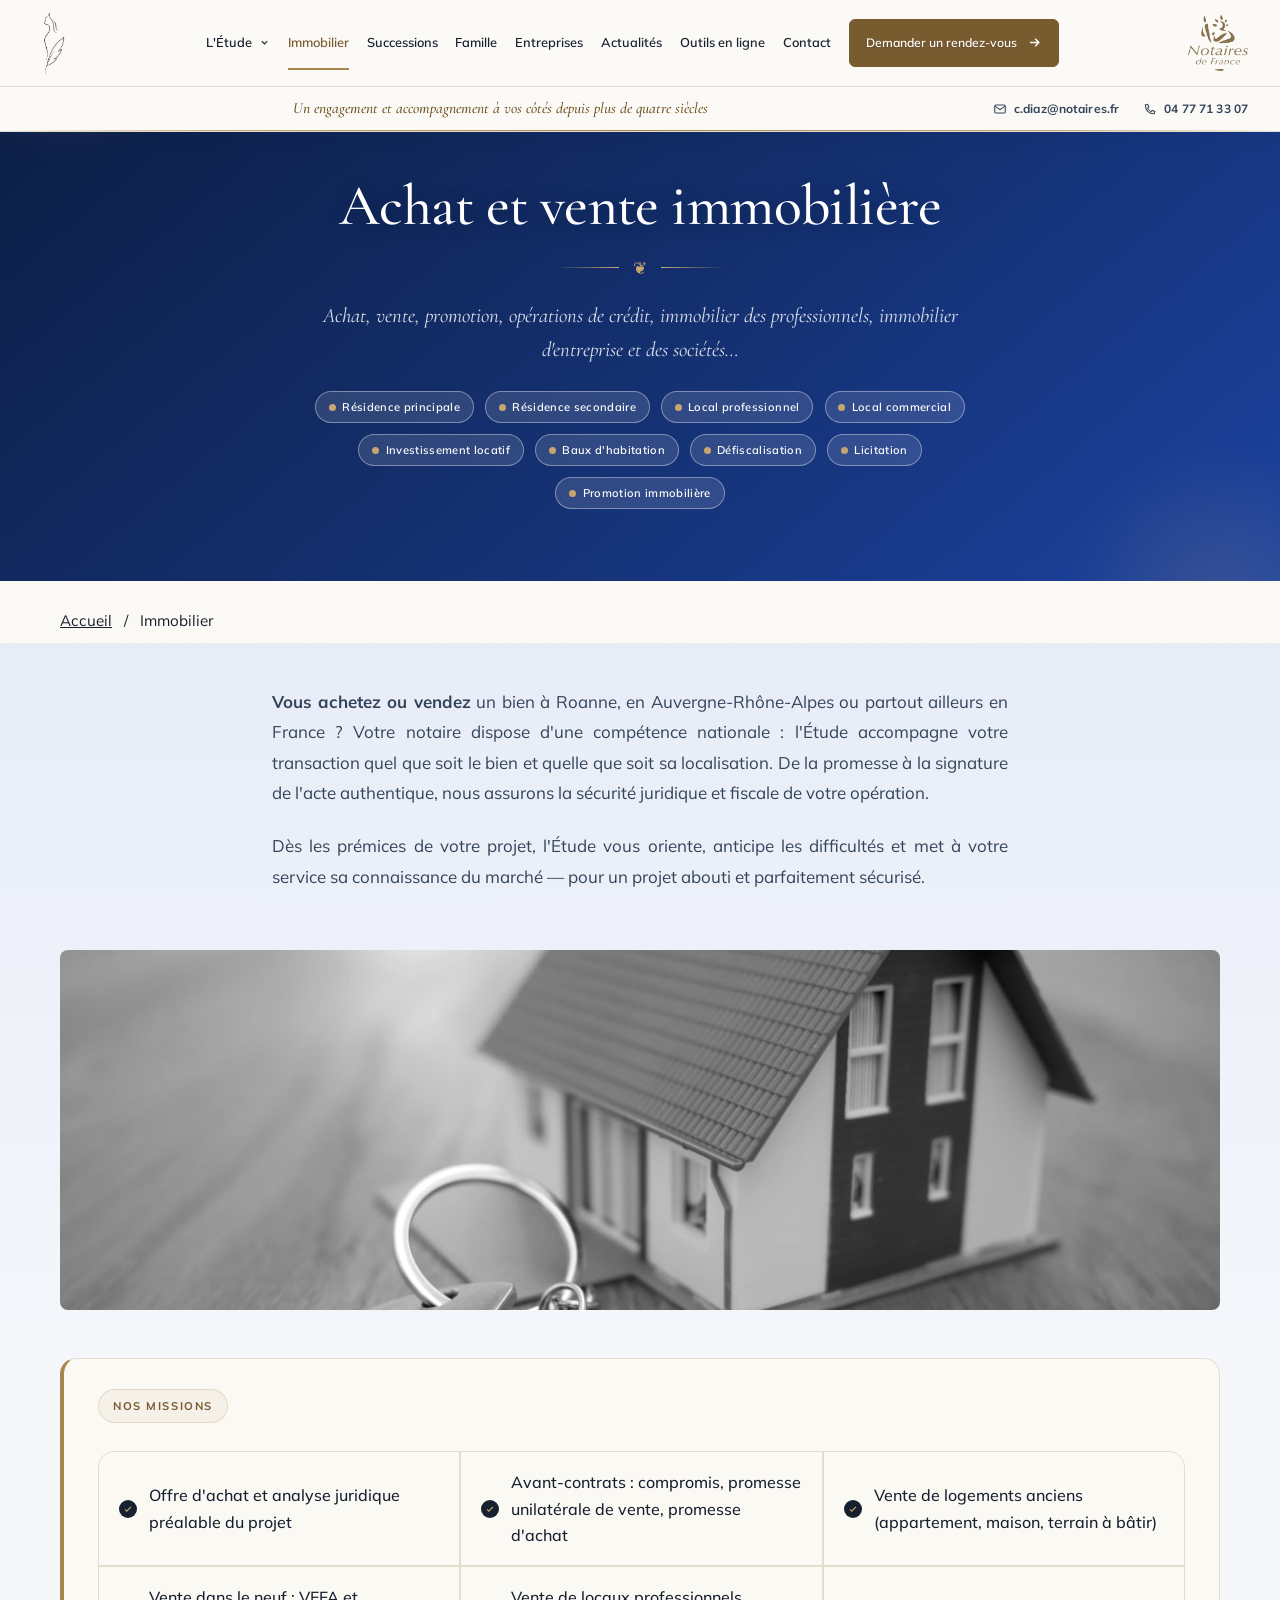
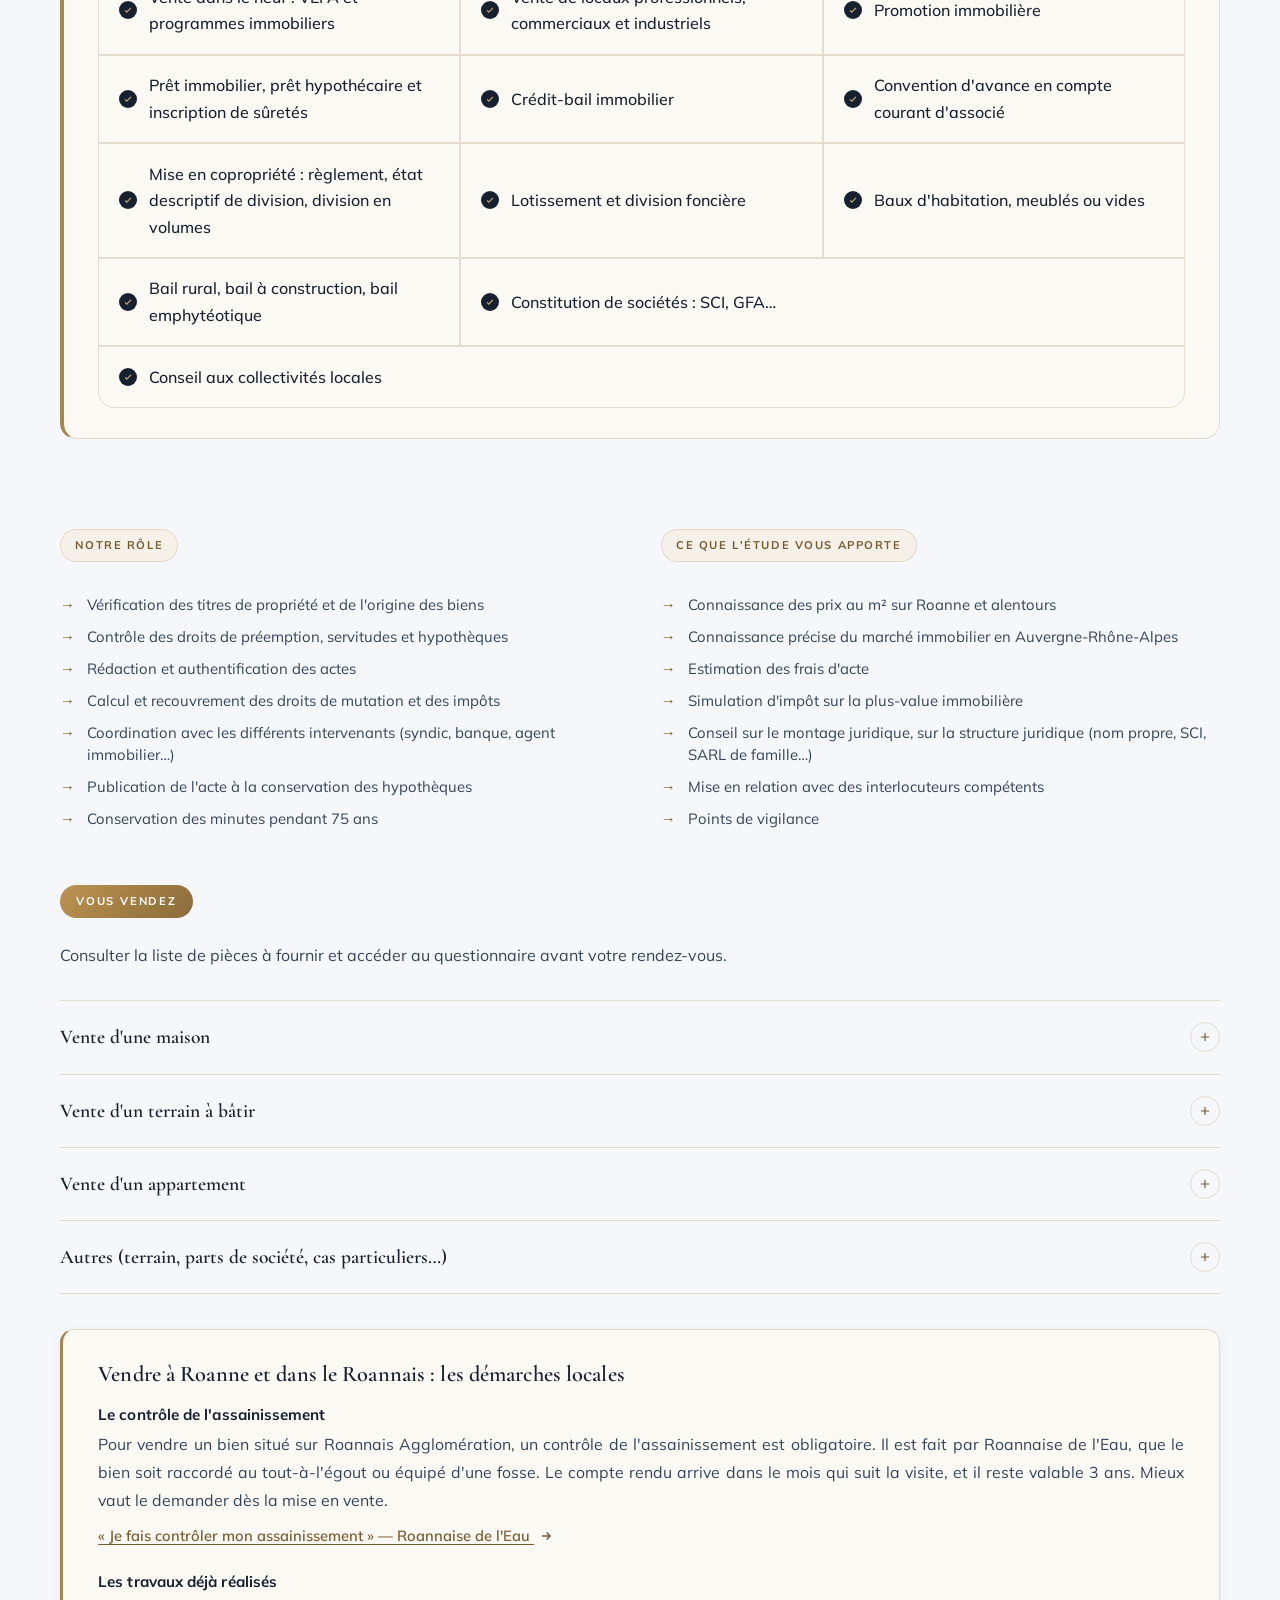
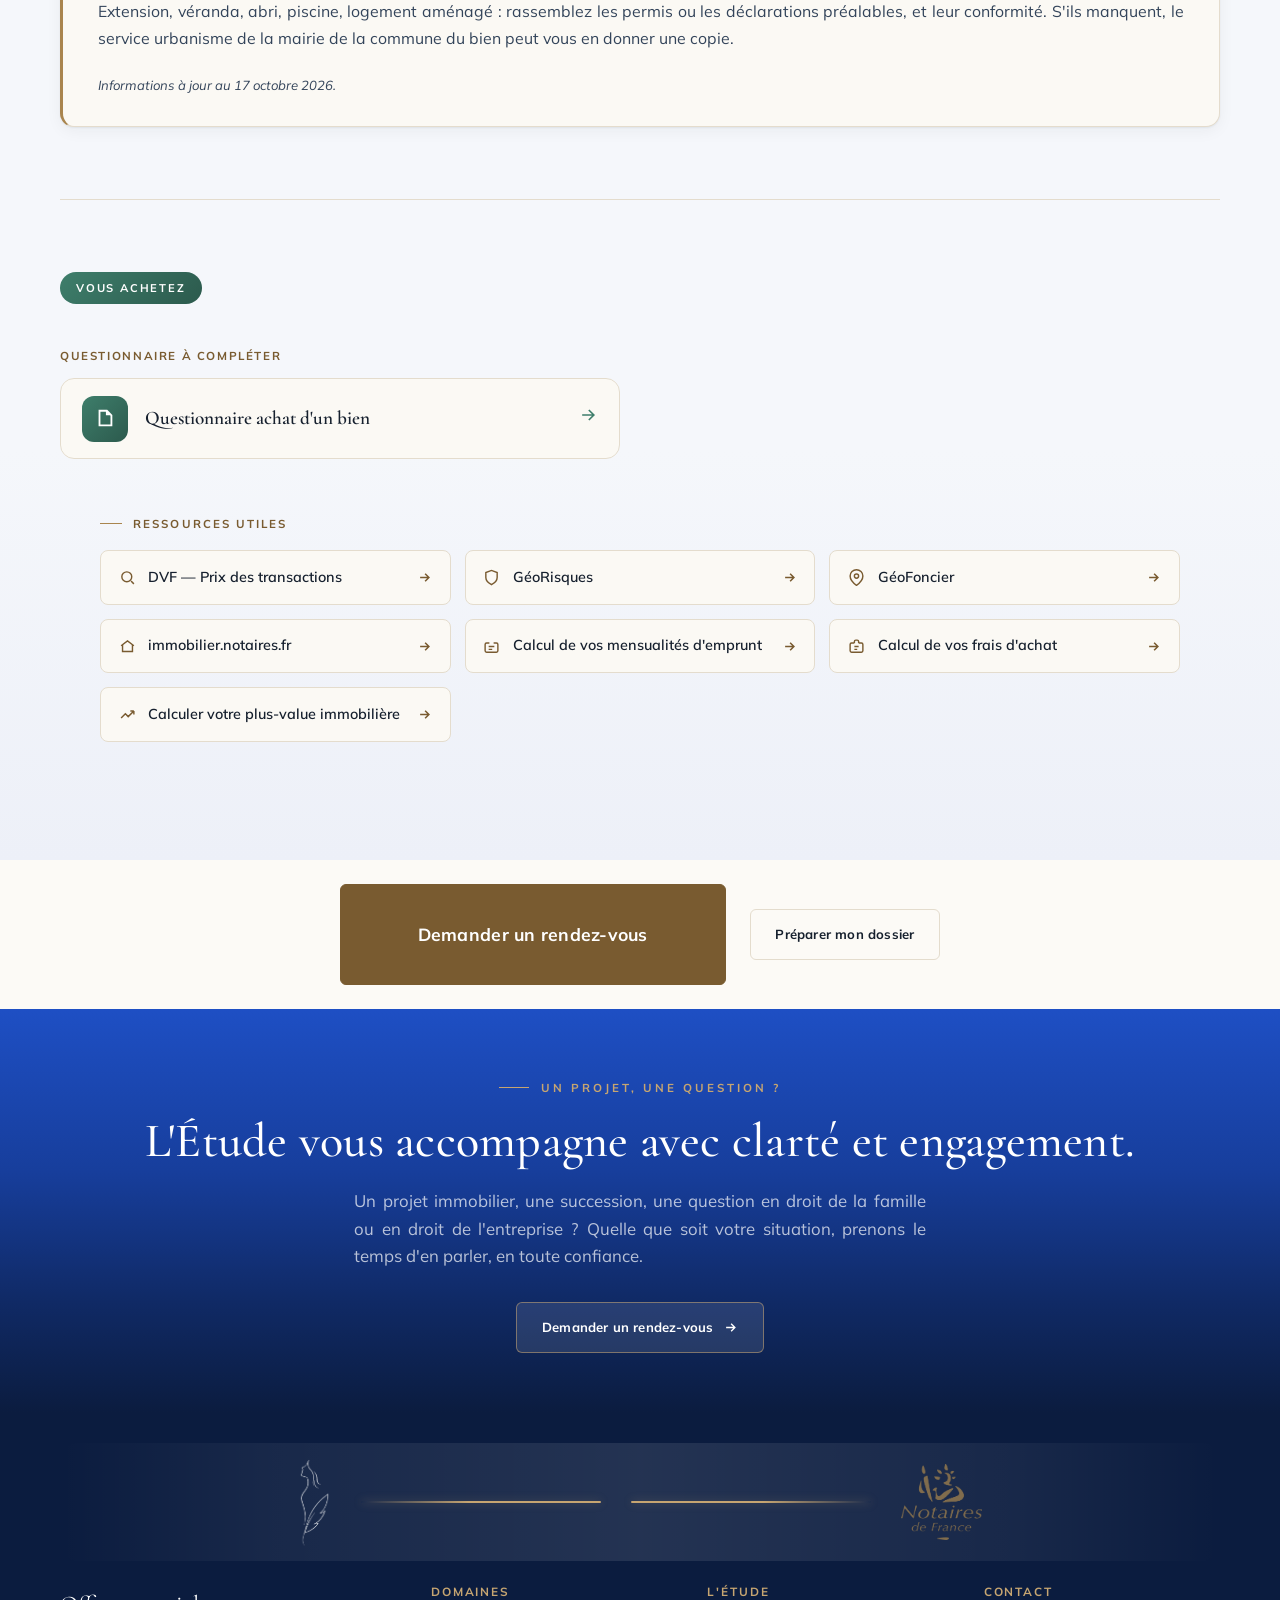
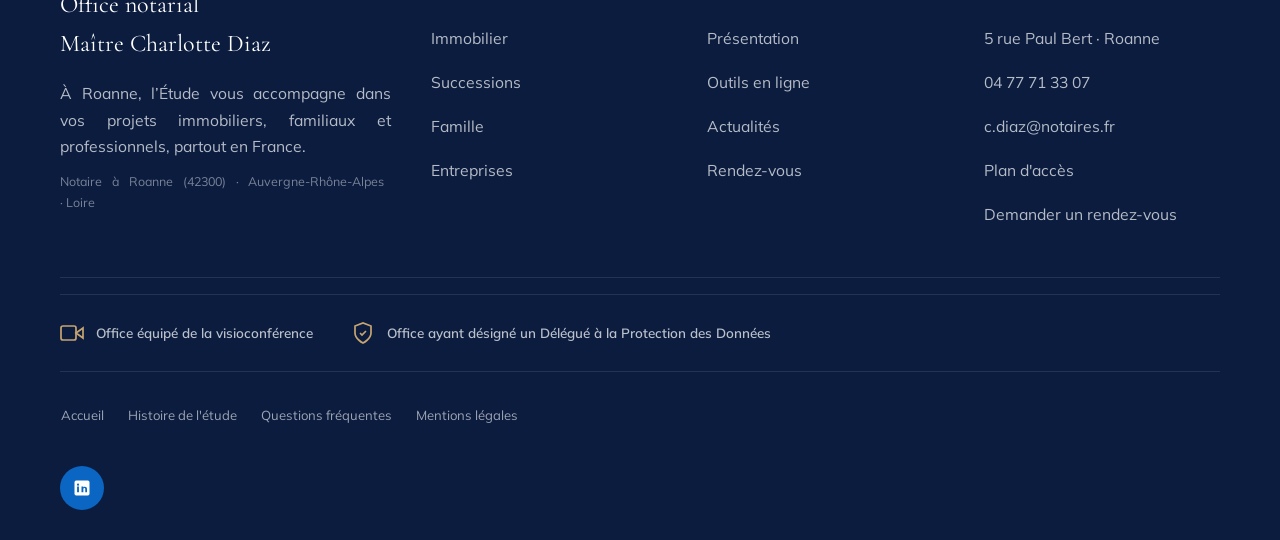
<file: immobilier/index.html>
<!DOCTYPE html>
<html lang="fr">
<head>
<meta charset="UTF-8">

<meta name="viewport" content="width=device-width, initial-scale=1.0">
<title>Notaire à Roanne : achat et vente immobilière | Me Charlotte Diaz</title>
<meta name="description" content="Achat, vente, compromis, VEFA, SCI : votre notaire à Roanne vous accompagne de l'avant-contrat à la signature de l'acte authentique.">
<!-- La balise "keywords" a été retirée le 09/09/2026 (recommandation de l'audit) :
     Google l'ignore depuis 2009, elle ne servait à rien et affichait publiquement
     la liste des mots-clés visés. Le vrai référencement passe par le titre,
     la description et le texte de la page — qui sont déjà en place. -->

<!-- ══════════════════════════════════════════════════════════════════
     ADRESSE OFFICIELLE DE LA PAGE  ·  www.diaz-roanne.notaires.fr depuis le 22/10/2026

     Ces trois lignes disent à Google et aux réseaux sociaux :
     « la vraie adresse de ce site, c'est celle-ci ».
     Adresse définitive depuis le 22/10/2026 : https://www.diaz-roanne.notaires.fr/
     (l'ancienne adresse etude-charlotte-diaz.vercel.app redirige ici : voir vercel.json).
     ══════════════════════════════════════════════════════════════════ -->
<link rel="canonical" href="https://www.diaz-roanne.notaires.fr/immobilier/">
<meta property="og:url" content="https://www.diaz-roanne.notaires.fr/immobilier/">
<meta property="og:image" content="https://www.diaz-roanne.notaires.fr/assets/partage.jpg">
<meta property="og:image:width" content="1200">
<meta property="og:image:height" content="630">
<meta property="og:image:alt" content="Étude notariale Charlotte Diaz — Notaire à Roanne">
<meta property="og:site_name" content="Étude Notariale Charlotte Diaz — Roanne">
<meta property="og:locale" content="fr_FR">
<meta name="twitter:card" content="summary_large_image">
<!-- ══════════════════════════════════════════════════════════════════
     INTERRUPTEUR GOOGLE  ·  état actuel : OUVERT (visible sur Google depuis le 17/10/2026)

     "noindex, nofollow" = le site est INVISIBLE sur Google.
                           Seules les personnes à qui Charlotte envoie
                           le lien peuvent le voir. C'est le réglage
                           pendant la phase de relecture.

     "index, follow"     = le site est VISIBLE sur Google.
                           👉 Réglage en place depuis le 17/10/2026.

     Voir la marche à suivre complète dans JOUR_J.md
     ══════════════════════════════════════════════════════════════════ -->
<meta name="robots" content="index, follow">
<meta property="og:title" content="Notaire à Roanne : achat et vente immobilière | Me Charlotte Diaz">
<meta property="og:description" content="Achat, vente, compromis, VEFA, SCI : votre notaire à Roanne vous accompagne de l'avant-contrat à la signature de l'acte authentique.">
<meta property="og:type" content="website">
<script type="application/ld+json">
{
  "@context": "https://schema.org",
  "@type": "Notary",
  "name": "SELAS Charlotte DIAZ Notaire",
  "alternateName": ["Étude Notariale Charlotte Diaz", "Étude de Maître Yves Suchet", "Office notarial Suchet", "Étude Suchet — Roanne"],
  "description": "Étude notariale à Roanne (Loire). Maître Charlotte Diaz succède à Maître Yves Suchet à la tête de l'office du 5 rue Paul Bert. Immobilier, successions, droit de la famille et des entreprises, à Roanne, dans le Roannais et à Saint-Germain-Lespinasse.",
  "url": "https://www.diaz-roanne.notaires.fr/",
  "image": "https://www.diaz-roanne.notaires.fr/assets/partage.jpg",
  "telephone": "+33477713307",
  "email": "c.diaz@notaires.fr",
  "address": {
    "@type": "PostalAddress",
    "streetAddress": "5 rue Paul Bert",
    "addressLocality": "Roanne",
    "postalCode": "42300",
    "addressRegion": "Auvergne-Rhône-Alpes",
    "addressCountry": "FR"
  },
  "geo": {
    "@type": "GeoCoordinates",
    "latitude": 46.0343,
    "longitude": 4.0701
  },
  "openingHoursSpecification": [
    {
      "@type": "OpeningHoursSpecification",
      "dayOfWeek": ["Monday","Tuesday","Wednesday","Thursday","Friday"],
      "opens": "10:00",
      "closes": "12:00"
    },
    {
      "@type": "OpeningHoursSpecification",
      "dayOfWeek": ["Monday","Tuesday","Thursday","Friday"],
      "opens": "14:00",
      "closes": "17:00"
    }
  ],
  "areaServed": ["Roanne", "Roannais", "Riorges", "Mably", "Le Coteau", "Villerest", "Saint-Germain-Lespinasse", "Loire", "Auvergne-Rhône-Alpes"],
  "priceRange": "€€"
}
</script>
<!-- Favicon : la plume de l'Étude dans l'onglet du navigateur (22/07/2026) -->
<link rel="icon" type="image/png" href="../assets/favicon-plume.png">
<link rel="apple-touch-icon" href="../assets/favicon-plume.png">
<link rel="preconnect" href="https://fonts.googleapis.com">
<link rel="preconnect" href="https://fonts.gstatic.com" crossorigin="">
<link href="https://fonts.googleapis.com/css2?family=Cormorant+Garamond:ital,wght@0,400;0,500;0,600;0,700;1,400;1,700&family=Mulish:wght@400;500;600;700&family=Italianno&display=swap" rel="stylesheet">
<!-- 09/09/2026 : la graisse Mulish 300 (« très fine ») était téléchargée sans
     jamais être utilisée — retirée. À l'inverse, l'italique gras du Cormorant
     (1,700) était réclamé par la phrase d'accroche sous le menu sans être
     chargé : le navigateur le fabriquait grossièrement, il est maintenant vrai. -->
<link rel="stylesheet" href="../assets/site.css">
<link rel="stylesheet" href="../assets/experience.css">
<!-- Couche de finition « beauté » — ajoutée le 09/09/2026.
     Elle se charge en DERNIER : c'est donc elle qui a le dernier mot sur
     l'apparence. Pour tout annuler, il suffit de supprimer ces deux lignes. -->
<link rel="stylesheet" href="../assets/beaute.css">
<script src="../assets/experience.js" defer></script>
<script src="../assets/beaute.js" defer></script>
<meta name="theme-color" content="#193444">
<link rel="stylesheet" href="../assets/parcours.css"><script src="../assets/contact.js" defer></script></head>
<body data-view="immobilier" data-page="immobilier">
<a data-route="contenu" href="#contenu" class="skip-link">Aller au contenu</a>

<!-- ░░░ NAV ░░░ -->
<header class="nav" id="nav">
  <div class="nav-inner">
    <!-- Le bloc texte (Office notarial / Charlotte DIAZ / Successeur…) a été remplacé par
         le logo seul, à la demande de Charlotte (22/07/2026). Le nom apparaît désormais
         en grand sur la page d'accueil. Ancienne version : voir _archives/. -->
    <a data-route="accueil" href="../#accueil" class="brand" id="brandBlock" aria-label="Accueil — Office notarial Charlotte Diaz">
      <div class="monogram monogram-solo"><img src="../assets/logo-plume-traits.png" alt="Logo de l'Étude — Office notarial Charlotte Diaz"></div>
    </a>
    <nav class="links" id="links" aria-label="Navigation principale">
      <div class="nav-drop">
        <button type="button" class="nav-drop-trigger" aria-expanded="false" aria-controls="menu-etude">L'Étude
          <svg class="nav-drop-caret" viewBox="0 0 24 24" fill="none" stroke="currentColor" stroke-width="2.4"><path d="M6 9l6 6 6-6" /></svg>
        </button>
        <div class="nav-drop-menu" id="menu-etude">
          <a data-route="etude" href="../#etude">Qui sommes-nous</a>
          <a data-route="histoire" href="../#histoire">Histoire de l'étude</a>
        </div>
      </div>
      <a class="active" aria-current="page" data-route="immobilier" href="../immobilier/">Immobilier</a>
      <a data-route="successions" href="../successions/">Successions</a>
      <a data-route="famille" href="../famille/">Famille</a>
      <a data-route="entreprises" href="../entreprises/">Entreprises</a>
      <a data-route="actualites" href="../#actualites">Actualités</a>
      <a data-route="outils" href="../#outils">Outils en ligne</a>
      <a data-route="contact" href="../#contact">Contact</a>
      <a data-route="rdv" href="../#rdv" class="btn btn-primary">Demander un rendez-vous
        <svg viewBox="0 0 24 24" fill="none" stroke="currentColor" stroke-width="2.2"><path d="M5 12h14M13 6l6 6-6 6" /></svg>
      </a>
    </nav>
    <div class="nav-logos-right">
      <img src="../assets/logo-notaires-officiel.webp" alt="Notaires de France" class="nav-logo-reseau">
    </div>
    <button type="button" class="burger" id="burger" aria-label="Ouvrir le menu" aria-expanded="false" aria-controls="links"><span></span><span></span><span></span></button>
  </div>
  <div class="nav-bottomline">
    <div class="nav-subline">Un engagement et accompagnement à vos côtés depuis plus de quatre siècles</div>
    <div class="bcoord" id="bcoordLine">
      <a href="mailto:c.diaz@notaires.fr"><svg viewBox="0 0 24 24" fill="none" stroke="currentColor" stroke-width="1.8"><rect x="3" y="5" width="18" height="14" rx="2" /><path d="M3 7l9 6 9-6" /></svg>c.diaz@notaires.fr</a>
      <a href="tel:+33477713307"><svg viewBox="0 0 24 24" fill="none" stroke="currentColor" stroke-width="1.8"><path d="M4 5c0 9 6 15 15 15l1.5-3.5-4.5-2-2 2c-2.5-1.3-4.7-3.5-6-6l2-2-2-4.5z" /></svg>04 77 71 33 07</a>
    </div>
  </div>
</header>
<main id="contenu" tabindex="-1"><noscript>
  <style>
    header.nav{position:relative}nav.links{position:static;visibility:visible;opacity:1;pointer-events:auto;max-height:none;flex-wrap:wrap;transform:none}
    .nav-inner{height:auto;flex-wrap:wrap}.nav-drop-menu,.nav-drop:hover .nav-drop-menu{display:block;position:static;max-height:none;visibility:visible;opacity:1;transform:none}
    .burger,.nav-drop-trigger,#formContact,#loadMap{display:none!important}.tab-dup{display:block!important}
    .hero{padding-top:48px}.noscript-note{padding:24px;text-align:center;background:#f6f1e8}
  </style>
  <p class="noscript-note">Pour nous écrire ou demander un rendez-vous, contactez l’Étude au <a href="tel:+33477713307">04 77 71 33 07</a> ou à <a href="mailto:c.diaz@notaires.fr">c.diaz@notaires.fr</a>. L’envoi du formulaire nécessite JavaScript.</p>
</noscript><div id="pageBand" class="page-band pb-immobilier"><div class="pb-inner"><h1 tabindex="-1">Achat et vente immobilière</h1><div class="pb-rule" aria-hidden="true">❦</div><div class="pb-sub">Achat, vente, promotion, opérations de crédit, immobilier des professionnels, immobilier d'entreprise et des sociétés…</div><div class="promo-pills" style="margin-top:1.6rem"><span class="promo-pill">Résidence principale</span><span class="promo-pill">Résidence secondaire</span><span class="promo-pill">Local professionnel</span><span class="promo-pill">Local commercial</span><span class="promo-pill">Investissement locatif</span><span class="promo-pill">Baux d'habitation</span><span class="promo-pill">Défiscalisation</span><span class="promo-pill">Licitation</span><span class="promo-pill">Promotion immobilière</span></div></div></div><nav class="breadcrumb wrap" aria-label="Fil d’Ariane"><a href="../#accueil">Accueil</a><span aria-hidden="true">/</span><span aria-current="page">Immobilier</span></nav><section class="sec alt" id="immobilier">
  <div class="wrap">
    <div class="ornament" aria-hidden="true">❦</div>

    <!-- En-tête -->
    <div class="sec-head center reveal in">
      <h2 class="tab-dup">Immobilier</h2>
      <div class="promo-pills tab-dup">
        <span class="promo-pill">Achat</span>
        <span class="promo-pill">Vente</span>
        <span class="promo-pill">Résidence principale</span>
        <span class="promo-pill">Résidence secondaire</span>
        <span class="promo-pill">Local professionnel</span>
        <span class="promo-pill">Local commercial</span>
        <span class="promo-pill">Investissement locatif</span>
        <span class="promo-pill">Défiscalisation</span>
        <span class="promo-pill">Promotion immobilière</span>
      </div>
      <p><strong>Vous achetez ou vendez</strong> un bien à Roanne, en Auvergne-Rhône-Alpes ou partout ailleurs en France&#160;? Votre notaire dispose d'une compétence nationale&#160;: l'Étude accompagne votre transaction quel que soit le bien et quelle que soit sa localisation. De la promesse à la signature de l'acte authentique, nous assurons la sécurité juridique et fiscale de votre opération.</p>
      <p style="margin-top:1.4rem">Dès les prémices de votre projet, l'Étude vous oriente, anticipe les difficultés et met à votre service sa connaissance du marché — pour un projet abouti et parfaitement sécurisé.</p>
    </div>

    <!-- Photo d'ambiance (audit esthétique 22/07/2026) -->
    <figure class="domain-photo reveal in"><img loading="lazy" decoding="async" src="../assets/immobilier.jpg" alt="Immobilier — l'Étude accompagne votre projet"></figure>

    <!-- Actes possibles + Missions du notaire (pleine largeur depuis le 22/07/2026) -->
    <div class="promo-intro-card promo-intro-wide reveal in">
      <div>
        <div class="badge-top" style="margin-bottom:1rem">Nos missions</div>
        <div class="promo-acts-grid">
          <div class="promo-act"><span class="pac"><svg viewBox="0 0 24 24" fill="none" stroke="currentColor" stroke-width="3"><path d="M5 13l4 4L19 7" /></svg></span> Offre d'achat et analyse juridique préalable du projet</div>
          <div class="promo-act"><span class="pac"><svg viewBox="0 0 24 24" fill="none" stroke="currentColor" stroke-width="3"><path d="M5 13l4 4L19 7" /></svg></span> Avant-contrats&#160;: compromis, promesse unilatérale de vente, promesse d'achat</div>
          <div class="promo-act"><span class="pac"><svg viewBox="0 0 24 24" fill="none" stroke="currentColor" stroke-width="3"><path d="M5 13l4 4L19 7" /></svg></span> Vente de logements anciens (appartement, maison, terrain à bâtir)</div>
          <div class="promo-act"><span class="pac"><svg viewBox="0 0 24 24" fill="none" stroke="currentColor" stroke-width="3"><path d="M5 13l4 4L19 7" /></svg></span> Vente dans le neuf&#160;: VEFA et programmes immobiliers</div>
          <div class="promo-act"><span class="pac"><svg viewBox="0 0 24 24" fill="none" stroke="currentColor" stroke-width="3"><path d="M5 13l4 4L19 7" /></svg></span> Vente de locaux professionnels, commerciaux et industriels</div>
          <div class="promo-act"><span class="pac"><svg viewBox="0 0 24 24" fill="none" stroke="currentColor" stroke-width="3"><path d="M5 13l4 4L19 7" /></svg></span> Promotion immobilière</div>
          <div class="promo-act"><span class="pac"><svg viewBox="0 0 24 24" fill="none" stroke="currentColor" stroke-width="3"><path d="M5 13l4 4L19 7" /></svg></span> Prêt immobilier, prêt hypothécaire et inscription de sûretés</div>
          <div class="promo-act"><span class="pac"><svg viewBox="0 0 24 24" fill="none" stroke="currentColor" stroke-width="3"><path d="M5 13l4 4L19 7" /></svg></span> Crédit-bail immobilier</div>
          <div class="promo-act"><span class="pac"><svg viewBox="0 0 24 24" fill="none" stroke="currentColor" stroke-width="3"><path d="M5 13l4 4L19 7" /></svg></span> Convention d'avance en compte courant d'associé</div>
          <div class="promo-act"><span class="pac"><svg viewBox="0 0 24 24" fill="none" stroke="currentColor" stroke-width="3"><path d="M5 13l4 4L19 7" /></svg></span> Mise en copropriété&#160;: règlement, état descriptif de division, division en volumes</div>
          <div class="promo-act"><span class="pac"><svg viewBox="0 0 24 24" fill="none" stroke="currentColor" stroke-width="3"><path d="M5 13l4 4L19 7" /></svg></span> Lotissement et division foncière</div>
          <div class="promo-act"><span class="pac"><svg viewBox="0 0 24 24" fill="none" stroke="currentColor" stroke-width="3"><path d="M5 13l4 4L19 7" /></svg></span> Baux d'habitation, meublés ou vides</div>
          <div class="promo-act"><span class="pac"><svg viewBox="0 0 24 24" fill="none" stroke="currentColor" stroke-width="3"><path d="M5 13l4 4L19 7" /></svg></span> Bail rural, bail à construction, bail emphytéotique</div>
          <div class="promo-act"><span class="pac"><svg viewBox="0 0 24 24" fill="none" stroke="currentColor" stroke-width="3"><path d="M5 13l4 4L19 7" /></svg></span> Constitution de sociétés&#160;: SCI, GFA…</div>
          <div class="promo-act" style="grid-column:1/-1"><span class="pac"><svg viewBox="0 0 24 24" fill="none" stroke="currentColor" stroke-width="3"><path d="M5 13l4 4L19 7" /></svg></span> Conseil aux collectivités locales</div>
        </div>
      </div>
      <div class="role-apports">
        <div>
          <div class="badge-top" style="margin-bottom:1rem">Notre rôle</div>
          <ul class="promo-avantages">
            <li>Vérification des titres de propriété et de l'origine des biens</li>
            <li>Contrôle des droits de préemption, servitudes et hypothèques</li>
            <li>Rédaction et authentification des actes</li>
            <li>Calcul et recouvrement des droits de mutation et des impôts</li>
            <li>Coordination avec les différents intervenants (syndic, banque, agent immobilier…)</li>
            <li>Publication de l'acte à la conservation des hypothèques</li>
            <li>Conservation des minutes pendant 75 ans</li>
          </ul>
        </div>
        <div>
          <div class="badge-top" style="margin-bottom:1rem">Ce que l'Étude vous apporte</div>
          <ul class="promo-avantages">
            <li>Connaissance des prix au m² sur Roanne et alentours</li>
            <li>Connaissance précise du marché immobilier en Auvergne-Rhône-Alpes</li>
            <li>Estimation des frais d'acte</li>
            <li>Simulation d'impôt sur la plus-value immobilière</li>
            <li>Conseil sur le montage juridique, sur la structure juridique (nom propre, SCI, SARL de famille…)</li>
            <li>Mise en relation avec des interlocuteurs compétents</li>
            <li>Points de vigilance</li>
          </ul>
        </div>
      </div>
    </div>

    <!-- Choix achat / vente -->

    <!-- ===== VENTE ===== -->
    <div id="immo-vente">
      <div class="expertise rev reveal in" style="grid-template-columns:1fr">
        <div class="reveal d2 in">
          <span class="immo-tag immo-tag-vente" style="margin-bottom:1.5rem;display:inline-flex">Vous vendez</span>
          <p style="color:var(--ink-soft);margin-bottom:1.4rem">Consulter la liste de pièces à fournir et accéder au questionnaire avant votre rendez-vous.</p>
          <div class="faq">

            <div class="faq-item">
              <button class="faq-q">Vente d'une maison<span class="pm"><svg viewBox="0 0 24 24" fill="none" stroke="currentColor" stroke-width="2"><path d="M12 5v14M5 12h14" /></svg></span></button>
              <div class="faq-a"><div class="faq-a-inner">
                <ul class="ex-list" style="margin-bottom:1.2rem">
                  <li><span class="chk"><svg viewBox="0 0 24 24" fill="none" stroke="currentColor" stroke-width="3"><path d="M5 13l4 4L19 7" /></svg></span> Titre de propriété <em style="color:var(--ink-soft);font-weight:400">(si vous ne le retrouvez pas, l'Étude s'en charge)</em></li>
                  <li><span class="chk"><svg viewBox="0 0 24 24" fill="none" stroke="currentColor" stroke-width="3"><path d="M5 13l4 4L19 7" /></svg></span> Pièce d'identité de chaque vendeur (CNI ou passeport)</li>
                  <li><span class="chk"><svg viewBox="0 0 24 24" fill="none" stroke="currentColor" stroke-width="3"><path d="M5 13l4 4L19 7" /></svg></span> Diagnostics techniques obligatoires (DPE, amiante, plomb, termites, gaz, électricité, état des risques, assainissement…)</li>
                  <li><span class="chk"><svg viewBox="0 0 24 24" fill="none" stroke="currentColor" stroke-width="3"><path d="M5 13l4 4L19 7" /></svg></span> Si bien loué&#160;: bail, état des lieux et quittances récentes</li>
                </ul>
                <a href="../documents/questionnaire-vente-maison.pdf" target="_blank" rel="noopener" class="btn btn-ghost" style="font-size:.82rem">
                  <svg viewBox="0 0 24 24" fill="none" stroke="currentColor" stroke-width="2"><path d="M14 3v4h4M14 3l5 5v11H6V3z" /></svg>
                  Questionnaire — vente d'une maison
                </a>
                <p style="font-size:.88rem;color:var(--ink-soft);font-style:italic;margin-top:1.2rem">Prenez contact avec l'Étude — les pièces varient selon la situation du bien.</p>
              </div></div>
            </div>

            <div class="faq-item">
              <button class="faq-q">Vente d'un terrain à bâtir<span class="pm"><svg viewBox="0 0 24 24" fill="none" stroke="currentColor" stroke-width="2"><path d="M12 5v14M5 12h14" /></svg></span></button>
              <div class="faq-a"><div class="faq-a-inner">
                <ul class="ex-list" style="margin-bottom:1.2rem">
                  <li><span class="chk"><svg viewBox="0 0 24 24" fill="none" stroke="currentColor" stroke-width="3"><path d="M5 13l4 4L19 7" /></svg></span> Titre de propriété <em style="color:var(--ink-soft);font-weight:400">(si vous ne le retrouvez pas, l'Étude s'en charge)</em></li>
                  <li><span class="chk"><svg viewBox="0 0 24 24" fill="none" stroke="currentColor" stroke-width="3"><path d="M5 13l4 4L19 7" /></svg></span> Pièce d'identité de chaque vendeur (CNI ou passeport)</li>
                  <li><span class="chk"><svg viewBox="0 0 24 24" fill="none" stroke="currentColor" stroke-width="3"><path d="M5 13l4 4L19 7" /></svg></span> Bornage ou document d'arpentage (plan de géomètre), si disponible</li>
                  <li><span class="chk"><svg viewBox="0 0 24 24" fill="none" stroke="currentColor" stroke-width="3"><path d="M5 13l4 4L19 7" /></svg></span> Certificat d'urbanisme et informations sur la constructibilité</li>
                  <li><span class="chk"><svg viewBox="0 0 24 24" fill="none" stroke="currentColor" stroke-width="3"><path d="M5 13l4 4L19 7" /></svg></span> État des risques (ERP) et étude de sol si zone concernée</li>
                  <li><span class="chk"><svg viewBox="0 0 24 24" fill="none" stroke="currentColor" stroke-width="3"><path d="M5 13l4 4L19 7" /></svg></span> Servitudes éventuelles et raccordements aux réseaux</li>
                </ul>
                <p style="font-size:.88rem;color:var(--ink-soft);font-style:italic">Prenez contact avec l'Étude — les pièces varient selon la situation du terrain.</p>
              </div></div>
            </div>

            <div class="faq-item">
              <button class="faq-q">Vente d'un appartement<span class="pm"><svg viewBox="0 0 24 24" fill="none" stroke="currentColor" stroke-width="2"><path d="M12 5v14M5 12h14" /></svg></span></button>
              <div class="faq-a"><div class="faq-a-inner">
                <ul class="ex-list" style="margin-bottom:1.2rem">
                  <li><span class="chk"><svg viewBox="0 0 24 24" fill="none" stroke="currentColor" stroke-width="3"><path d="M5 13l4 4L19 7" /></svg></span> Titre de propriété <em style="color:var(--ink-soft);font-weight:400">(si vous ne le retrouvez pas, l'Étude s'en charge)</em></li>
                  <li><span class="chk"><svg viewBox="0 0 24 24" fill="none" stroke="currentColor" stroke-width="3"><path d="M5 13l4 4L19 7" /></svg></span> Pièce d'identité de chaque vendeur</li>
                  <li><span class="chk"><svg viewBox="0 0 24 24" fill="none" stroke="currentColor" stroke-width="3"><path d="M5 13l4 4L19 7" /></svg></span> Diagnostics techniques obligatoires (DPE, amiante, plomb, gaz, électricité, état des risques…)</li>
                  <li><span class="chk"><svg viewBox="0 0 24 24" fill="none" stroke="currentColor" stroke-width="3"><path d="M5 13l4 4L19 7" /></svg></span> Coordonnées du syndic</li>
                </ul>
                <a href="../documents/questionnaire-vente-appartement.pdf" target="_blank" rel="noopener" class="btn btn-ghost" style="font-size:.82rem">
                  <svg viewBox="0 0 24 24" fill="none" stroke="currentColor" stroke-width="2"><path d="M14 3v4h4M14 3l5 5v11H6V3z" /></svg>
                  Questionnaire — vente d'un appartement
                </a>
                <p style="font-size:.88rem;color:var(--ink-soft);font-style:italic;margin-top:1.2rem">Prenez contact avec l'Étude — les pièces varient selon la situation du bien et de la copropriété.</p>
              </div></div>
            </div>

            <div class="faq-item">
              <button class="faq-q">Autres (terrain, parts de société, cas particuliers…)<span class="pm"><svg viewBox="0 0 24 24" fill="none" stroke="currentColor" stroke-width="2"><path d="M12 5v14M5 12h14" /></svg></span></button>
              <div class="faq-a"><div class="faq-a-inner">
                <p style="font-size:.88rem;color:var(--ink-soft);font-style:italic">Pour ce type de projet, prenez contact directement avec l'Étude qui vous indiquera les éléments à nous adresser — chaque situation est traitée sur mesure.</p>
              </div></div>
            </div>

          </div>

          <!-- Démarches locales de vente (17/10/2026). Texte validé mot pour mot par Charlotte :
               elle a retiré la phrase « l'Étude interroge la mairie » et toute la partie « risques ».
               Ne pas les remettre sans son accord. Penser à mettre à jour la date en bas. -->
          <aside class="demarches-locales" aria-labelledby="demarches-locales-titre">
            <h3 class="demarches-locales-titre" id="demarches-locales-titre">Vendre à Roanne et dans le Roannais&#160;: les démarches locales</h3>
            <h4>Le contrôle de l'assainissement</h4>
            <p>Pour vendre un bien situé sur Roannais Agglomération, un contrôle de l'assainissement est obligatoire. Il est fait par Roannaise de l'Eau, que le bien soit raccordé au tout-à-l'égout ou équipé d'une fosse. Le compte rendu arrive dans le mois qui suit la visite, et il reste valable 3&#160;ans. Mieux vaut le demander dès la mise en vente.</p>
            <a class="demarches-locales-lien" href="https://roannaise-de-leau.fr/je-vends-je-fais-controler-mon-assanissement/" target="_blank" rel="noopener">«&#160;Je fais contrôler mon assainissement&#160;» — Roannaise de l'Eau <svg viewBox="0 0 24 24" fill="none" stroke="currentColor" stroke-width="2.5" aria-hidden="true"><path d="M5 12h14M13 6l6 6-6 6" /></svg></a>
            <h4>Les travaux déjà réalisés</h4>
            <p>Extension, véranda, abri, piscine, logement aménagé&#160;: rassemblez les permis ou les déclarations préalables, et leur conformité. S'ils manquent, le service urbanisme de la mairie de la commune du bien peut vous en donner une copie.</p>
            <p class="demarches-locales-date">Informations à jour au 17 octobre 2026.</p>
          </aside>
        </div>
      </div>
    </div>

    <hr class="immo-separator">

    <!-- ===== ACHAT ===== -->
    <div id="immo-achat">
      <div class="expertise reveal in" style="grid-template-columns:1fr">
        <div class="ex-side">
          <span class="immo-tag immo-tag-achat" style="margin-bottom:1.2rem;display:inline-flex">Vous achetez</span>
          <div style="margin-top:1.4rem;display:flex;flex-direction:column;gap:.7rem;max-width:560px">

            <div class="qgroup-title">Questionnaire à compléter</div>

            <a href="../documents/questionnaire-achat-bien.pdf" target="_blank" rel="noopener" class="qcard">
              <span class="qcard-icon"><svg viewBox="0 0 24 24" fill="none" stroke="currentColor" stroke-width="2"><path d="M14 3v4h4M14 3l5 5v11H6V3z" /></svg></span>
              <span class="qcard-text">
                <span class="qcard-name">Questionnaire achat d'un bien</span>
              </span>
              <span class="qcard-arrow"><svg viewBox="0 0 24 24" fill="none" stroke="currentColor" stroke-width="2"><path d="M5 12h14M13 6l6 6-6 6" /></svg></span>
            </a>

          </div>
        </div>
      </div>
    </div>

    <div class="res-block reveal in">
      <div class="res-label">Ressources utiles</div>
      <div class="res-grid">
        <a href="https://app.dvf.etalab.gouv.fr/" target="_blank" rel="noopener" class="res-link">
          <svg viewBox="0 0 24 24" fill="none" stroke="currentColor" stroke-width="2"><circle cx="11" cy="11" r="7" /><path d="M21 21l-4-4" /></svg>
          DVF — Prix des transactions
          <svg class="res-arrow" viewBox="0 0 24 24" fill="none" stroke="currentColor" stroke-width="2.5"><path d="M5 12h14M13 6l6 6-6 6" /></svg>
        </a>
        <a href="https://www.georisques.gouv.fr/" target="_blank" rel="noopener" class="res-link">
          <svg viewBox="0 0 24 24" fill="none" stroke="currentColor" stroke-width="2"><path d="M12 22s8-4 8-10V5l-8-3-8 3v7c0 6 8 10 8 10z" /></svg>
          GéoRisques
          <svg class="res-arrow" viewBox="0 0 24 24" fill="none" stroke="currentColor" stroke-width="2.5"><path d="M5 12h14M13 6l6 6-6 6" /></svg>
        </a>
        <a href="https://www.geofoncier.fr/" target="_blank" rel="noopener" class="res-link">
          <svg viewBox="0 0 24 24" fill="none" stroke="currentColor" stroke-width="2"><path d="M21 10c0 7-9 13-9 13s-9-6-9-13a9 9 0 0118 0z" /><circle cx="12" cy="10" r="3" /></svg>
          GéoFoncier
          <svg class="res-arrow" viewBox="0 0 24 24" fill="none" stroke="currentColor" stroke-width="2.5"><path d="M5 12h14M13 6l6 6-6 6" /></svg>
        </a>
        <a href="https://immobilier.notaires.fr/" target="_blank" rel="noopener" class="res-link">
          <svg viewBox="0 0 24 24" fill="none" stroke="currentColor" stroke-width="2"><path d="M3 11l9-7 9 7" /><path d="M5 10v9h14v-9" /></svg>
          immobilier.notaires.fr
          <svg class="res-arrow" viewBox="0 0 24 24" fill="none" stroke="currentColor" stroke-width="2.5"><path d="M5 12h14M13 6l6 6-6 6" /></svg>
        </a>
        <a href="https://www.anil.org/outils/outils-de-calcul/diagnostic-de-financement/" target="_blank" rel="noopener" class="res-link">
          <svg viewBox="0 0 24 24" fill="none" stroke="currentColor" stroke-width="2"><path d="M9 7H5a2 2 0 00-2 2v9a2 2 0 002 2h14a2 2 0 002-2V9a2 2 0 00-2-2h-4M8 12h8M8 16h5" /></svg>
          Calcul de vos mensualités d'emprunt
          <svg class="res-arrow" viewBox="0 0 24 24" fill="none" stroke="currentColor" stroke-width="2.5"><path d="M5 12h14M13 6l6 6-6 6" /></svg>
        </a>
        <a href="https://www.immobilier.notaires.fr/fr/frais-de-notaire" target="_blank" rel="noopener" class="res-link">
          <svg viewBox="0 0 24 24" fill="none" stroke="currentColor" stroke-width="2"><path d="M9 7H5a2 2 0 00-2 2v9a2 2 0 002 2h14a2 2 0 002-2V9a2 2 0 00-2-2h-4M9 7V5a2 2 0 012-2h2a2 2 0 012 2v2M9 12h6M9 16h4" /></svg>
          Calcul de vos frais d'achat
          <svg class="res-arrow" viewBox="0 0 24 24" fill="none" stroke="currentColor" stroke-width="2.5"><path d="M5 12h14M13 6l6 6-6 6" /></svg>
        </a>
        <a href="https://plus-values.notaires.fr/simulateur/index.xhtml" target="_blank" rel="noopener" class="res-link">
          <svg viewBox="0 0 24 24" fill="none" stroke="currentColor" stroke-width="2"><path d="M3 17l6-6 4 4 8-8M21 7v5M21 7h-5" /></svg>
          Calculer votre plus-value immobilière
          <svg class="res-arrow" viewBox="0 0 24 24" fill="none" stroke="currentColor" stroke-width="2.5"><path d="M5 12h14M13 6l6 6-6 6" /></svg>
        </a>
      </div>
    </div>

  </div>
</section><nav class="contact-actions wrap" aria-label="Votre prochain échange"><a class="btn btn-primary" href="../#rdv">Demander un rendez-vous</a><a class="btn btn-ghost" href="../#outils">Préparer mon dossier</a></nav><section class="dark" id="ctaBand" style="background:linear-gradient(180deg,#1E4FC4 0%,#173E9C 40%,#102A66 72%,#0B1C3F 100%)">
  <div class="wrap">
    <div class="cta-band reveal in">
      <div class="eyebrow" style="justify-content:center">Un projet, une question&#160;?</div>
      <h2>L'Étude vous accompagne avec clarté et engagement.</h2>
      <p>Un projet immobilier, une succession, une question en droit de la famille ou en droit de l'entreprise&#160;? Quelle que soit votre situation, prenons le temps d'en parler, en toute confiance.</p>
      <a data-route="rdv" href="../#rdv" class="btn btn-light">Demander un rendez-vous
        <svg viewBox="0 0 24 24" fill="none" stroke="currentColor" stroke-width="2.2"><path d="M5 12h14M13 6l6 6-6 6" /></svg>
      </a>
    </div>
  </div>
</section></main>
<footer>
  <div class="wrap">
    <!-- Bandeau-signature symétrique (demande de Charlotte, 22/07/2026) : la plume à gauche,
         Notaires de France à droite, ornement doré au centre. Le même motif revient en fin
         de chaque onglet — seule la couleur de fond change avec l'onglet. -->
    <div class="foot-signature">
      <img loading="lazy" decoding="async" src="../assets/logo-plume-traits.png" alt="Logo de l'Étude" class="fs-plume">
      <span class="fs-line" aria-hidden="true"></span>
      <span class="fs-line fs-line-r" aria-hidden="true"></span>
      <img loading="lazy" decoding="async" src="../assets/logo-notaires-officiel.webp" alt="Notaires de France" class="fs-notaires">
    </div>
    <div class="foot-grid">
      <div class="foot-brand">
        <div class="bn">Office notarial<br>Maître Charlotte Diaz</div>
        <p>À Roanne, l’Étude vous accompagne dans vos projets immobiliers, familiaux et professionnels, partout en France.</p>
        <p style="font-size:.78rem;color:rgba(255,255,255,.45);margin-top:.7rem">Notaire à Roanne (42300) · Auvergne-Rhône-Alpes · Loire</p>
      </div>
      <div class="foot-col">
        <h4>Domaines</h4>
        <a class="active" aria-current="page" data-route="immobilier" href="../immobilier/">Immobilier</a>
        <a data-route="successions" href="../successions/">Successions</a>
        <a data-route="famille" href="../famille/">Famille</a>
        <a data-route="entreprises" href="../entreprises/">Entreprises</a>
      </div>
      <div class="foot-col">
        <h4>L'Étude</h4>
        <a data-route="etude" href="../#etude">Présentation</a>
        <a data-route="outils" href="../#outils">Outils en ligne</a>
        <a data-route="actualites" href="../#actualites">Actualités</a>
        <a data-route="rdv" href="../#rdv">Rendez-vous</a>
      </div>
      <div class="foot-col">
        <h4>Contact</h4>
        <a data-route="contact" href="../#contact">5 rue Paul Bert · Roanne</a>
        <a href="tel:+33477713307">04 77 71 33 07</a>
        <a href="mailto:c.diaz@notaires.fr">c.diaz@notaires.fr</a>
        <a data-route="contact" href="../#contact">Plan d'accès</a>
        <a data-route="rdv" href="../#rdv">Demander un rendez-vous</a>
      </div>
    </div>

    <div class="foot-badges">
      <div class="foot-badge">
        <svg viewBox="0 0 24 24" fill="none" stroke="currentColor" stroke-width="1.7"><path d="M23 7l-7 5 7 5V7z" /><rect x="1" y="5" width="15" height="14" rx="2" /></svg>
        Office équipé de la visioconférence
      </div>
      <div class="foot-badge">
        <svg viewBox="0 0 24 24" fill="none" stroke="currentColor" stroke-width="1.7"><path d="M12 22s8-4 8-10V5l-8-3-8 3v7c0 6 8 10 8 10z" /><path d="M9 12l2 2 4-4" /></svg>
        Office ayant désigné un Délégué à la Protection des Données
      </div>
    </div>

    <nav class="foot-navline" aria-label="Plan du site">
      <a data-route="accueil" href="../#accueil">Accueil</a>

      <a data-route="histoire" href="../#histoire">Histoire de l'étude</a>







      <a data-route="faq" href="../#faq">Questions fréquentes</a>
      <a data-route="mentions" href="../#mentions">Mentions légales</a>
    </nav>

    <div class="foot-bottom">
      <div class="foot-social" style="margin-top:0">
        <a href="https://www.linkedin.com/in/charlotte-diaz-6a757a159/" target="_blank" rel="noopener" class="soc soc-li" aria-label="LinkedIn de Charlotte Diaz"><svg viewBox="0 0 24 24" fill="currentColor"><path d="M19 3a2 2 0 012 2v14a2 2 0 01-2 2H5a2 2 0 01-2-2V5a2 2 0 012-2h14zM8.34 17V10.3H6.1V17h2.24zM7.22 9.34a1.3 1.3 0 100-2.6 1.3 1.3 0 000 2.6zM18 17v-3.67c0-1.96-1.05-2.87-2.45-2.87-1.13 0-1.63.62-1.92 1.06V10.3h-2.24V17h2.24v-3.74c0-.2.01-.39.07-.53.16-.39.52-.8 1.12-.8.79 0 1.1.6 1.1 1.48V17H18z" /></svg></a>
        <!-- Boutons Facebook et Instagram masqués tant que les comptes n'existent pas
             (audit du 22/07/2026) : un bouton qui ne mène nulle part fait brouillon.
             Pour les réactiver : retirer ces balises de commentaire et mettre les vraies adresses.
        <a href="#" class="soc soc-fb" aria-label="Facebook (à venir)"><svg viewBox="0 0 24 24" fill="currentColor"><path d="M22 12a10 10 0 10-11.56 9.88v-6.99H7.9V12h2.54V9.8c0-2.5 1.49-3.89 3.77-3.89 1.09 0 2.24.2 2.24.2v2.46h-1.26c-1.24 0-1.63.77-1.63 1.56V12h2.78l-.44 2.89h-2.34v6.99A10 10 0 0022 12z"/></svg></a>
        <a href="#" class="soc soc-ig" aria-label="Instagram (à venir)"><svg viewBox="0 0 24 24" fill="currentColor"><path d="M12 2.16c3.2 0 3.58.01 4.85.07 1.17.05 1.8.25 2.23.41.56.22.96.48 1.38.9.42.42.68.82.9 1.38.16.42.36 1.06.41 2.23.06 1.27.07 1.65.07 4.85s-.01 3.58-.07 4.85c-.05 1.17-.25 1.8-.41 2.23-.22.56-.48.96-.9 1.38-.42.42-.82.68-1.38.9-.42.16-1.06.36-2.23.41-1.27.06-1.65.07-4.85.07s-3.58-.01-4.85-.07c-1.17-.05-1.8-.25-2.23-.41-.56-.22-.96-.48-1.38-.9-.42-.42-.68-.82-.9-1.38-.16-.42-.36-1.06-.41-2.23C2.17 15.58 2.16 15.2 2.16 12s.01-3.58.07-4.85c.05-1.17.25-1.8.41-2.23.22-.56.48-.96.9-1.38.42-.42.82-.68 1.38-.9.42-.16 1.06-.36 2.23-.41C8.42 2.17 8.8 2.16 12 2.16zM12 0C8.74 0 8.33.01 7.05.07 5.78.13 4.9.33 4.14.63c-.79.31-1.46.72-2.12 1.38C1.36 2.67.95 3.34.63 4.14.33 4.9.13 5.78.07 7.05.01 8.33 0 8.74 0 12s.01 3.67.07 4.95c.06 1.27.26 2.15.56 2.91.31.8.72 1.47 1.38 2.13.66.66 1.33 1.07 2.12 1.38.76.3 1.64.5 2.91.56C8.33 23.99 8.74 24 12 24s3.67-.01 4.95-.07c1.27-.06 2.15-.26 2.91-.56.8-.31 1.47-.72 2.13-1.38.66-.66 1.07-1.33 1.38-2.13.3-.76.5-1.64.56-2.91.06-1.28.07-1.69.07-4.95s-.01-3.67-.07-4.95c-.06-1.27-.26-2.15-.56-2.91-.31-.8-.72-1.47-1.38-2.13-.66-.66-1.33-1.07-2.13-1.38-.76-.3-1.64-.5-2.91-.56C15.67.01 15.26 0 12 0zm0 5.84A6.16 6.16 0 1018.16 12 6.16 6.16 0 0012 5.84zM12 16a4 4 0 110-8 4 4 0 010 8zm6.41-10.85a1.44 1.44 0 100 2.88 1.44 1.44 0 000-2.88z"/></svg></a>
        -->
      </div>
    </div>
  </div>
</footer>


</body>
</html>
</file>
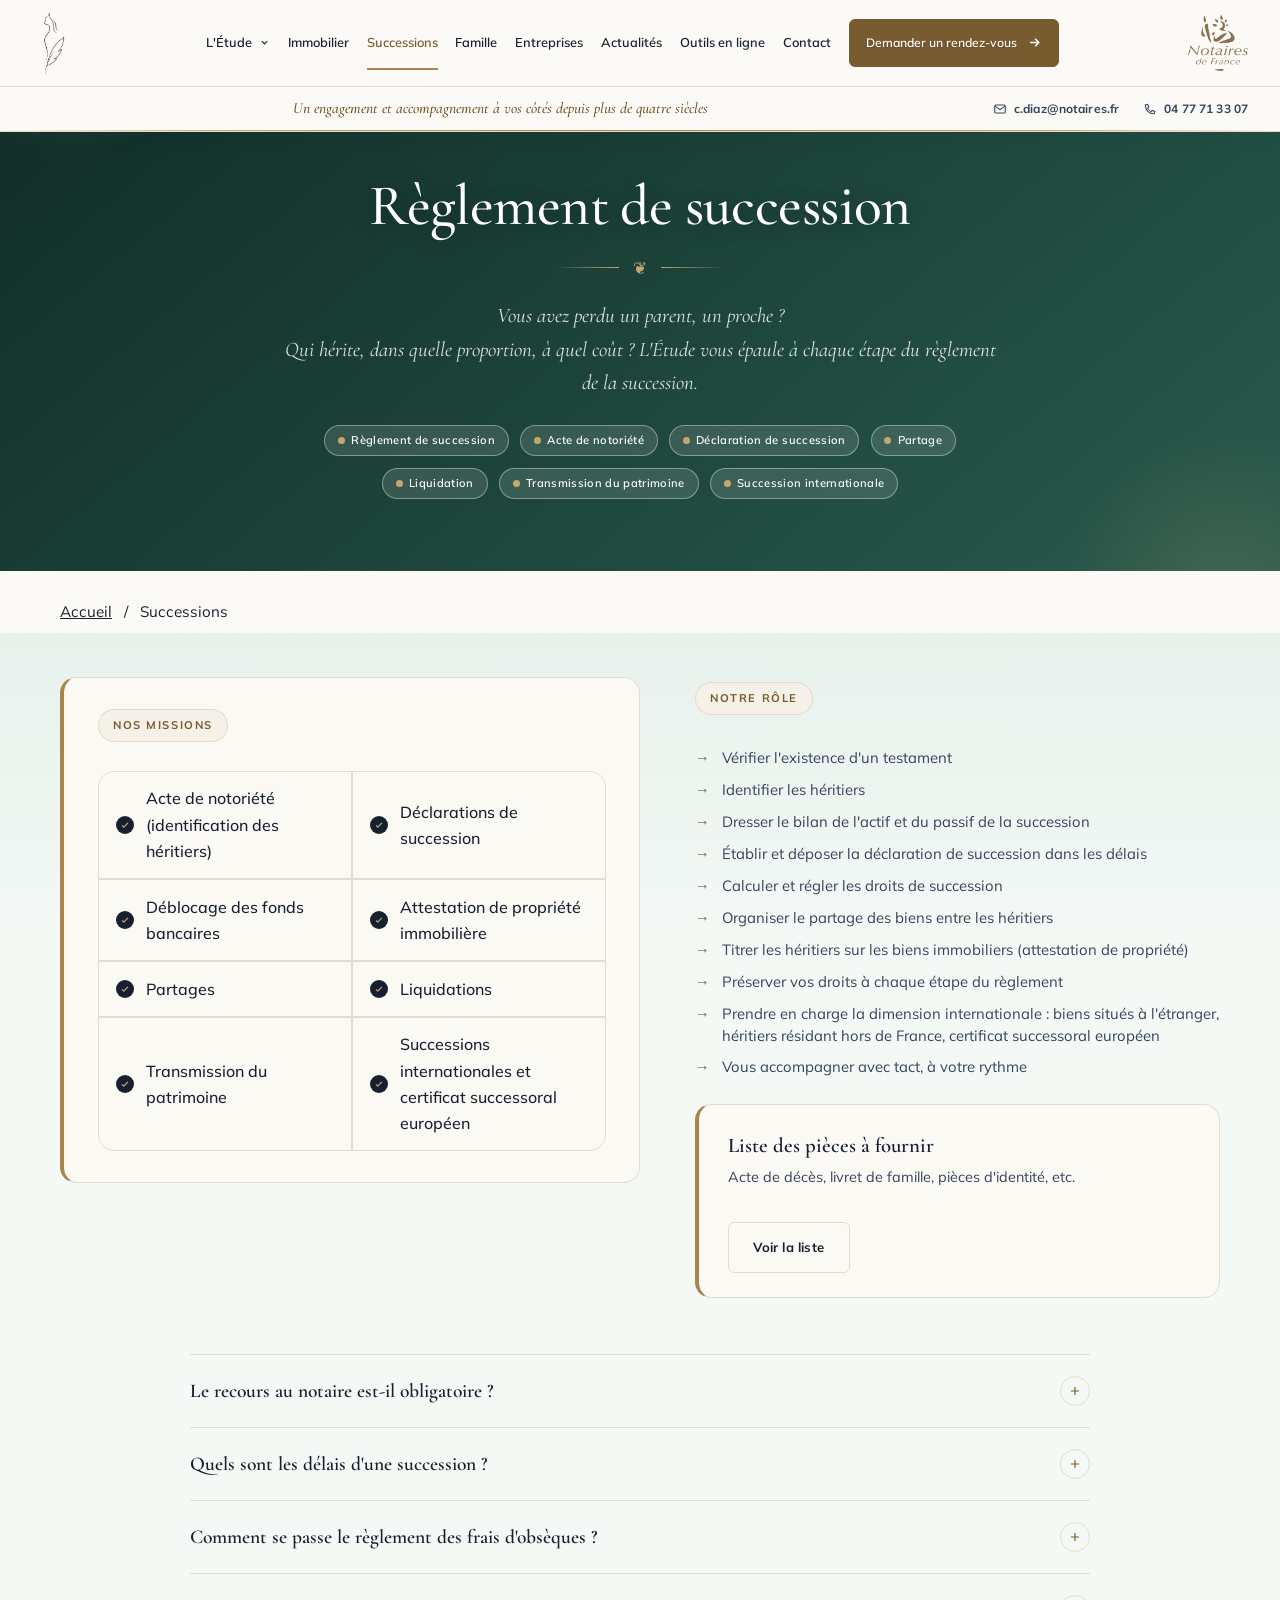
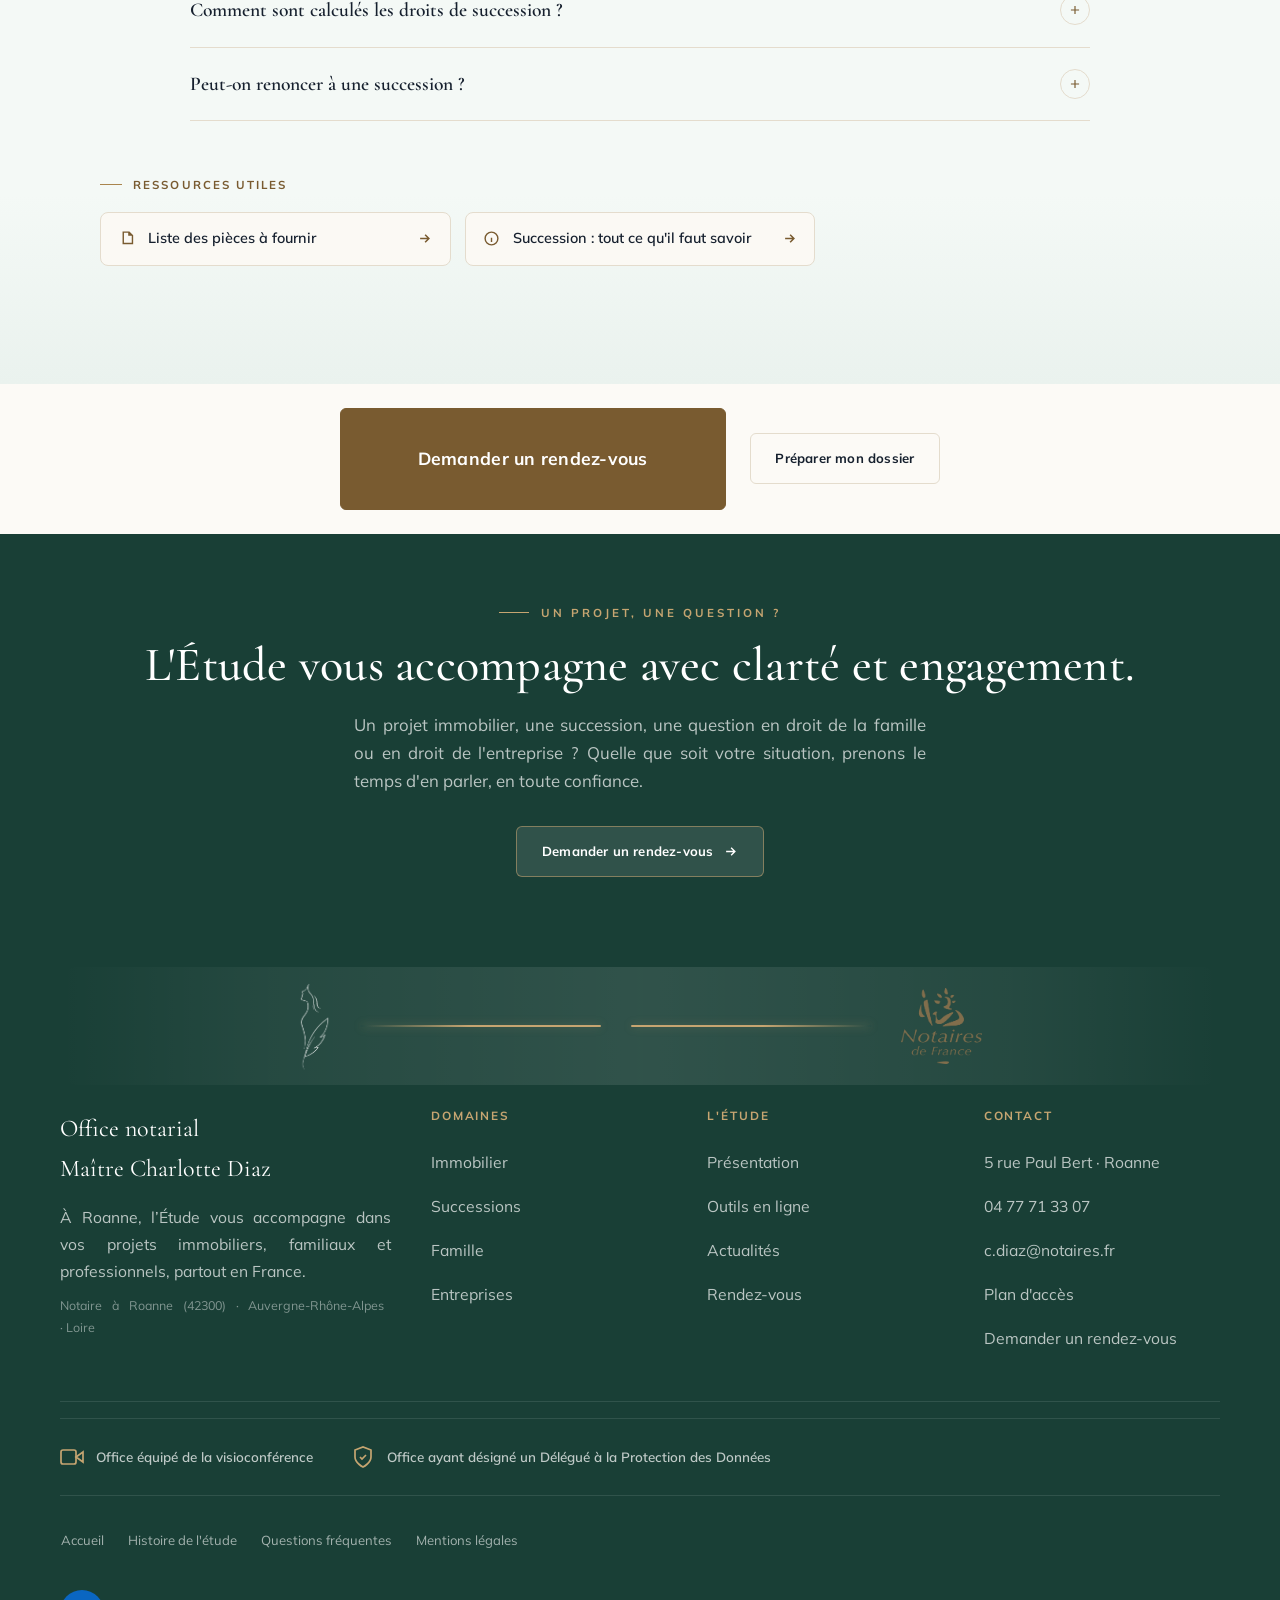
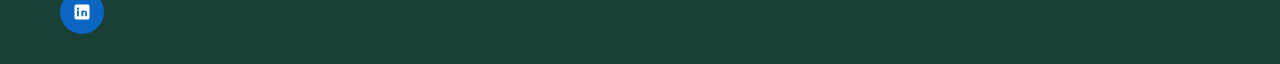
<file: successions/index.html>
<!DOCTYPE html>
<html lang="fr">
<head>
<meta charset="UTF-8">

<meta name="viewport" content="width=device-width, initial-scale=1.0">
<title>Notaire succession à Roanne : règlement et démarches | Me Diaz</title>
<meta name="description" content="Règlement d'une succession à Roanne : démarches, pièces à fournir, déclaration de succession. L'Étude accompagne les héritiers à chaque étape.">
<!-- La balise "keywords" a été retirée le 09/09/2026 (recommandation de l'audit) :
     Google l'ignore depuis 2009, elle ne servait à rien et affichait publiquement
     la liste des mots-clés visés. Le vrai référencement passe par le titre,
     la description et le texte de la page — qui sont déjà en place. -->

<!-- ══════════════════════════════════════════════════════════════════
     ADRESSE OFFICIELLE DE LA PAGE  ·  www.diaz-roanne.notaires.fr depuis le 22/10/2026

     Ces trois lignes disent à Google et aux réseaux sociaux :
     « la vraie adresse de ce site, c'est celle-ci ».
     Adresse définitive depuis le 22/10/2026 : https://www.diaz-roanne.notaires.fr/
     (l'ancienne adresse etude-charlotte-diaz.vercel.app redirige ici : voir vercel.json).
     ══════════════════════════════════════════════════════════════════ -->
<link rel="canonical" href="https://www.diaz-roanne.notaires.fr/successions/">
<meta property="og:url" content="https://www.diaz-roanne.notaires.fr/successions/">
<meta property="og:image" content="https://www.diaz-roanne.notaires.fr/assets/partage.jpg">
<meta property="og:image:width" content="1200">
<meta property="og:image:height" content="630">
<meta property="og:image:alt" content="Étude notariale Charlotte Diaz — Notaire à Roanne">
<meta property="og:site_name" content="Étude Notariale Charlotte Diaz — Roanne">
<meta property="og:locale" content="fr_FR">
<meta name="twitter:card" content="summary_large_image">
<!-- ══════════════════════════════════════════════════════════════════
     INTERRUPTEUR GOOGLE  ·  état actuel : OUVERT (visible sur Google depuis le 17/10/2026)

     "noindex, nofollow" = le site est INVISIBLE sur Google.
                           Seules les personnes à qui Charlotte envoie
                           le lien peuvent le voir. C'est le réglage
                           pendant la phase de relecture.

     "index, follow"     = le site est VISIBLE sur Google.
                           👉 Réglage en place depuis le 17/10/2026.

     Voir la marche à suivre complète dans JOUR_J.md
     ══════════════════════════════════════════════════════════════════ -->
<meta name="robots" content="index, follow">
<meta property="og:title" content="Notaire succession à Roanne : règlement et démarches | Me Diaz">
<meta property="og:description" content="Règlement d'une succession à Roanne : démarches, pièces à fournir, déclaration de succession. L'Étude accompagne les héritiers à chaque étape.">
<meta property="og:type" content="website">
<script type="application/ld+json">
{
  "@context": "https://schema.org",
  "@type": "Notary",
  "name": "SELAS Charlotte DIAZ Notaire",
  "alternateName": ["Étude Notariale Charlotte Diaz", "Étude de Maître Yves Suchet", "Office notarial Suchet", "Étude Suchet — Roanne"],
  "description": "Étude notariale à Roanne (Loire). Maître Charlotte Diaz succède à Maître Yves Suchet à la tête de l'office du 5 rue Paul Bert. Immobilier, successions, droit de la famille et des entreprises, à Roanne, dans le Roannais et à Saint-Germain-Lespinasse.",
  "url": "https://www.diaz-roanne.notaires.fr/",
  "image": "https://www.diaz-roanne.notaires.fr/assets/partage.jpg",
  "telephone": "+33477713307",
  "email": "c.diaz@notaires.fr",
  "address": {
    "@type": "PostalAddress",
    "streetAddress": "5 rue Paul Bert",
    "addressLocality": "Roanne",
    "postalCode": "42300",
    "addressRegion": "Auvergne-Rhône-Alpes",
    "addressCountry": "FR"
  },
  "geo": {
    "@type": "GeoCoordinates",
    "latitude": 46.0343,
    "longitude": 4.0701
  },
  "openingHoursSpecification": [
    {
      "@type": "OpeningHoursSpecification",
      "dayOfWeek": ["Monday","Tuesday","Wednesday","Thursday","Friday"],
      "opens": "10:00",
      "closes": "12:00"
    },
    {
      "@type": "OpeningHoursSpecification",
      "dayOfWeek": ["Monday","Tuesday","Thursday","Friday"],
      "opens": "14:00",
      "closes": "17:00"
    }
  ],
  "areaServed": ["Roanne", "Roannais", "Riorges", "Mably", "Le Coteau", "Villerest", "Saint-Germain-Lespinasse", "Loire", "Auvergne-Rhône-Alpes"],
  "priceRange": "€€"
}
</script>
<!-- Favicon : la plume de l'Étude dans l'onglet du navigateur (22/07/2026) -->
<link rel="icon" type="image/png" href="../assets/favicon-plume.png">
<link rel="apple-touch-icon" href="../assets/favicon-plume.png">
<link rel="preconnect" href="https://fonts.googleapis.com">
<link rel="preconnect" href="https://fonts.gstatic.com" crossorigin="">
<link href="https://fonts.googleapis.com/css2?family=Cormorant+Garamond:ital,wght@0,400;0,500;0,600;0,700;1,400;1,700&family=Mulish:wght@400;500;600;700&family=Italianno&display=swap" rel="stylesheet">
<!-- 09/09/2026 : la graisse Mulish 300 (« très fine ») était téléchargée sans
     jamais être utilisée — retirée. À l'inverse, l'italique gras du Cormorant
     (1,700) était réclamé par la phrase d'accroche sous le menu sans être
     chargé : le navigateur le fabriquait grossièrement, il est maintenant vrai. -->
<link rel="stylesheet" href="../assets/site.css">
<link rel="stylesheet" href="../assets/experience.css">
<!-- Couche de finition « beauté » — ajoutée le 09/09/2026.
     Elle se charge en DERNIER : c'est donc elle qui a le dernier mot sur
     l'apparence. Pour tout annuler, il suffit de supprimer ces deux lignes. -->
<link rel="stylesheet" href="../assets/beaute.css">
<script src="../assets/experience.js" defer></script>
<script src="../assets/beaute.js" defer></script>
<meta name="theme-color" content="#193444">
<link rel="stylesheet" href="../assets/parcours.css"><script src="../assets/contact.js" defer></script></head>
<body data-view="successions" data-page="successions">
<a data-route="contenu" href="#contenu" class="skip-link">Aller au contenu</a>

<!-- ░░░ NAV ░░░ -->
<header class="nav" id="nav">
  <div class="nav-inner">
    <!-- Le bloc texte (Office notarial / Charlotte DIAZ / Successeur…) a été remplacé par
         le logo seul, à la demande de Charlotte (22/07/2026). Le nom apparaît désormais
         en grand sur la page d'accueil. Ancienne version : voir _archives/. -->
    <a data-route="accueil" href="../#accueil" class="brand" id="brandBlock" aria-label="Accueil — Office notarial Charlotte Diaz">
      <div class="monogram monogram-solo"><img src="../assets/logo-plume-traits.png" alt="Logo de l'Étude — Office notarial Charlotte Diaz"></div>
    </a>
    <nav class="links" id="links" aria-label="Navigation principale">
      <div class="nav-drop">
        <button type="button" class="nav-drop-trigger" aria-expanded="false" aria-controls="menu-etude">L'Étude
          <svg class="nav-drop-caret" viewBox="0 0 24 24" fill="none" stroke="currentColor" stroke-width="2.4"><path d="M6 9l6 6 6-6" /></svg>
        </button>
        <div class="nav-drop-menu" id="menu-etude">
          <a data-route="etude" href="../#etude">Qui sommes-nous</a>
          <a data-route="histoire" href="../#histoire">Histoire de l'étude</a>
        </div>
      </div>
      <a data-route="immobilier" href="../immobilier/">Immobilier</a>
      <a class="active" aria-current="page" data-route="successions" href="../successions/">Successions</a>
      <a data-route="famille" href="../famille/">Famille</a>
      <a data-route="entreprises" href="../entreprises/">Entreprises</a>
      <a data-route="actualites" href="../#actualites">Actualités</a>
      <a data-route="outils" href="../#outils">Outils en ligne</a>
      <a data-route="contact" href="../#contact">Contact</a>
      <a data-route="rdv" href="../#rdv" class="btn btn-primary">Demander un rendez-vous
        <svg viewBox="0 0 24 24" fill="none" stroke="currentColor" stroke-width="2.2"><path d="M5 12h14M13 6l6 6-6 6" /></svg>
      </a>
    </nav>
    <div class="nav-logos-right">
      <img src="../assets/logo-notaires-officiel.webp" alt="Notaires de France" class="nav-logo-reseau">
    </div>
    <button type="button" class="burger" id="burger" aria-label="Ouvrir le menu" aria-expanded="false" aria-controls="links"><span></span><span></span><span></span></button>
  </div>
  <div class="nav-bottomline">
    <div class="nav-subline">Un engagement et accompagnement à vos côtés depuis plus de quatre siècles</div>
    <div class="bcoord" id="bcoordLine">
      <a href="mailto:c.diaz@notaires.fr"><svg viewBox="0 0 24 24" fill="none" stroke="currentColor" stroke-width="1.8"><rect x="3" y="5" width="18" height="14" rx="2" /><path d="M3 7l9 6 9-6" /></svg>c.diaz@notaires.fr</a>
      <a href="tel:+33477713307"><svg viewBox="0 0 24 24" fill="none" stroke="currentColor" stroke-width="1.8"><path d="M4 5c0 9 6 15 15 15l1.5-3.5-4.5-2-2 2c-2.5-1.3-4.7-3.5-6-6l2-2-2-4.5z" /></svg>04 77 71 33 07</a>
    </div>
  </div>
</header>
<main id="contenu" tabindex="-1"><noscript>
  <style>
    header.nav{position:relative}nav.links{position:static;visibility:visible;opacity:1;pointer-events:auto;max-height:none;flex-wrap:wrap;transform:none}
    .nav-inner{height:auto;flex-wrap:wrap}.nav-drop-menu,.nav-drop:hover .nav-drop-menu{display:block;position:static;max-height:none;visibility:visible;opacity:1;transform:none}
    .burger,.nav-drop-trigger,#formContact,#loadMap{display:none!important}.tab-dup{display:block!important}
    .hero{padding-top:48px}.noscript-note{padding:24px;text-align:center;background:#f6f1e8}
  </style>
  <p class="noscript-note">Pour nous écrire ou demander un rendez-vous, contactez l’Étude au <a href="tel:+33477713307">04 77 71 33 07</a> ou à <a href="mailto:c.diaz@notaires.fr">c.diaz@notaires.fr</a>. L’envoi du formulaire nécessite JavaScript.</p>
</noscript><div id="pageBand" class="page-band pb-successions"><div class="pb-inner"><h1 tabindex="-1">Règlement de succession</h1><div class="pb-rule" aria-hidden="true">❦</div><div class="pb-sub">Vous avez perdu un parent, un proche&#160;?<br>Qui hérite, dans quelle proportion, à quel coût&#160;? L'Étude vous épaule à chaque étape du règlement de la succession.</div><div class="promo-pills" style="margin-top:1.6rem"><span class="promo-pill">Règlement de succession</span><span class="promo-pill">Acte de notoriété</span><span class="promo-pill">Déclaration de succession</span><span class="promo-pill">Partage</span><span class="promo-pill">Liquidation</span><span class="promo-pill">Transmission du patrimoine</span><span class="promo-pill">Succession internationale</span></div></div></div><nav class="breadcrumb wrap" aria-label="Fil d’Ariane"><a href="../#accueil">Accueil</a><span aria-hidden="true">/</span><span aria-current="page">Successions</span></nav><section class="sec" id="successions">
  <div class="wrap">
    <div class="ornament" aria-hidden="true">❦</div>
    <div class="promo-intro-card reveal in">
      <div>
        <div class="badge-top" style="margin-bottom:1rem">Nos missions</div>
        <div class="promo-acts-grid">
          <div class="promo-act"><span class="pac"><svg viewBox="0 0 24 24" fill="none" stroke="currentColor" stroke-width="3"><path d="M5 13l4 4L19 7" /></svg></span> Acte de notoriété (identification des héritiers)</div>
          <div class="promo-act"><span class="pac"><svg viewBox="0 0 24 24" fill="none" stroke="currentColor" stroke-width="3"><path d="M5 13l4 4L19 7" /></svg></span> Déclarations de succession</div>
          <div class="promo-act"><span class="pac"><svg viewBox="0 0 24 24" fill="none" stroke="currentColor" stroke-width="3"><path d="M5 13l4 4L19 7" /></svg></span> Déblocage des fonds bancaires</div>
          <div class="promo-act"><span class="pac"><svg viewBox="0 0 24 24" fill="none" stroke="currentColor" stroke-width="3"><path d="M5 13l4 4L19 7" /></svg></span> Attestation de propriété immobilière</div>
          <div class="promo-act"><span class="pac"><svg viewBox="0 0 24 24" fill="none" stroke="currentColor" stroke-width="3"><path d="M5 13l4 4L19 7" /></svg></span> Partages</div>
          <div class="promo-act"><span class="pac"><svg viewBox="0 0 24 24" fill="none" stroke="currentColor" stroke-width="3"><path d="M5 13l4 4L19 7" /></svg></span> Liquidations</div>
          <div class="promo-act"><span class="pac"><svg viewBox="0 0 24 24" fill="none" stroke="currentColor" stroke-width="3"><path d="M5 13l4 4L19 7" /></svg></span> Transmission du patrimoine</div>
          <div class="promo-act"><span class="pac"><svg viewBox="0 0 24 24" fill="none" stroke="currentColor" stroke-width="3"><path d="M5 13l4 4L19 7" /></svg></span> Successions internationales et certificat successoral européen</div>
        </div>
      </div>
      <div>
        <div class="badge-top" style="margin-bottom:1rem">Notre rôle</div>
        <ul class="promo-avantages">
          <li>Vérifier l'existence d'un testament</li>
          <li>Identifier les héritiers</li>
          <li>Dresser le bilan de l'actif et du passif de la succession</li>
          <li>Établir et déposer la déclaration de succession dans les délais</li>
          <li>Calculer et régler les droits de succession</li>
          <li>Organiser le partage des biens entre les héritiers</li>
          <li>Titrer les héritiers sur les biens immobiliers (attestation de propriété)</li>
          <li>Préserver vos droits à chaque étape du règlement</li>
          <li>Prendre en charge la dimension internationale&#160;: biens situés à l'étranger, héritiers résidant hors de France, certificat successoral européen</li>
          <li>Vous accompagner avec tact, à votre rythme</li>
        </ul>
        <div class="docs-call" style="margin-top:1.6rem">
          <div>
            <div class="dct">Liste des pièces à fournir</div>
            <div class="dcs">Acte de décès, livret de famille, pièces d'identité, etc.</div>
          </div>
          <a href="../documents/liste-pieces-succession.pdf" target="_blank" rel="noopener" class="btn btn-ghost">Voir la liste</a>
        </div>
      </div>
    </div>

    <div class="faq reveal in" style="max-width:900px;margin:3rem auto 0">
      <div class="faq-item">
        <button class="faq-q">Le recours au notaire est-il obligatoire&#160;?<span class="pm"><svg viewBox="0 0 24 24" fill="none" stroke="currentColor" stroke-width="2"><path d="M12 5v14M5 12h14" /></svg></span></button>
        <div class="faq-a"><div class="faq-a-inner">L'intervention du notaire est obligatoire dès lors que la succession comprend un bien immobilier, un testament ou une donation entre époux, ou si l'actif dépasse un certain montant. Dans les autres cas, l'accompagnement de l'Étude reste vivement recommandé pour sécuriser le partage.</div></div>
      </div>
      <div class="faq-item">
        <button class="faq-q">Quels sont les délais d'une succession&#160;?<span class="pm"><svg viewBox="0 0 24 24" fill="none" stroke="currentColor" stroke-width="2"><path d="M12 5v14M5 12h14" /></svg></span></button>
        <div class="faq-a"><div class="faq-a-inner">La déclaration de succession doit être déposée dans les 6 mois suivant le décès (12 mois pour un décès à l'étranger). Le règlement complet dépend de la complexité du dossier&#160;; nous veillons au respect des échéances fiscales.</div></div>
      </div>
      <div class="faq-item">
        <button class="faq-q">Comment se passe le règlement des frais d'obsèques&#160;?<span class="pm"><svg viewBox="0 0 24 24" fill="none" stroke="currentColor" stroke-width="2"><path d="M12 5v14M5 12h14" /></svg></span></button>
        <div class="faq-a"><div class="faq-a-inner">Les frais d'obsèques incombent à la famille&#160;: la banque du défunt peut les régler sur ses comptes disponibles dans la limite de 5&#160;965&#160;€ (au-delà, l'accord de tous les héritiers est nécessaire), et un contrat obsèques ou un capital décès souscrit de son vivant peut également les couvrir. Celui qui commande les funérailles reste tenu de la facture, mais peut, au titre de l'obligation alimentaire, en demander la répartition entre les proches selon leurs moyens.</div></div>
      </div>
      <div class="faq-item">
        <button class="faq-q">Comment sont calculés les droits de succession&#160;?<span class="pm"><svg viewBox="0 0 24 24" fill="none" stroke="currentColor" stroke-width="2"><path d="M12 5v14M5 12h14" /></svg></span></button>
        <div class="faq-a"><div class="faq-a-inner">Les droits de succession dépendent du lien de parenté avec le défunt et de la part reçue, après application d'un abattement (par exemple 100&#160;000&#160;€ entre un parent et chacun de ses enfants). Le conjoint survivant et le partenaire de PACS en sont totalement exonérés. Nous calculons précisément votre imposition et recherchons les dispositifs permettant de l'alléger.</div></div>
      </div>
      <div class="faq-item">
        <button class="faq-q">Peut-on renoncer à une succession&#160;?<span class="pm"><svg viewBox="0 0 24 24" fill="none" stroke="currentColor" stroke-width="2"><path d="M12 5v14M5 12h14" /></svg></span></button>
        <div class="faq-a"><div class="faq-a-inner">Oui. Chaque héritier peut accepter la succession purement et simplement, l'accepter à concurrence de l'actif net (pour ne pas payer les dettes au-delà de ce qu'il reçoit), ou y renoncer. L'Étude vous éclaire sur la solution la plus protectrice selon la composition du patrimoine et l'existence éventuelle de dettes.</div></div>
      </div>
    </div>

    <div class="res-block reveal in">
      <div class="res-label">Ressources utiles</div>
      <div class="res-grid">
        <a href="../documents/liste-pieces-succession.pdf" target="_blank" rel="noopener" class="res-link">
          <svg viewBox="0 0 24 24" fill="none" stroke="currentColor" stroke-width="2"><path d="M14 3v4h4M14 3l5 5v11H6V3z" /></svg>
          Liste des pièces à fournir
          <svg class="res-arrow" viewBox="0 0 24 24" fill="none" stroke="currentColor" stroke-width="2.5"><path d="M5 12h14M13 6l6 6-6 6" /></svg>
        </a>
        <a href="https://www.notaires.fr/fr/succession" target="_blank" rel="noopener" class="res-link">
          <svg viewBox="0 0 24 24" fill="none" stroke="currentColor" stroke-width="2"><circle cx="12" cy="12" r="9" /><path d="M12 8h.01M11 12h1v4h1" /></svg>
          Succession : tout ce qu'il faut savoir
          <svg class="res-arrow" viewBox="0 0 24 24" fill="none" stroke="currentColor" stroke-width="2.5"><path d="M5 12h14M13 6l6 6-6 6" /></svg>
        </a>
      </div>
    </div>

  </div>
</section><nav class="contact-actions wrap" aria-label="Votre prochain échange"><a class="btn btn-primary" href="../#rdv">Demander un rendez-vous</a><a class="btn btn-ghost" href="../#outils">Préparer mon dossier</a></nav><section class="dark" id="ctaBand" style="background:linear-gradient(180deg,#1E4FC4 0%,#173E9C 40%,#102A66 72%,#0B1C3F 100%)">
  <div class="wrap">
    <div class="cta-band reveal in">
      <div class="eyebrow" style="justify-content:center">Un projet, une question&#160;?</div>
      <h2>L'Étude vous accompagne avec clarté et engagement.</h2>
      <p>Un projet immobilier, une succession, une question en droit de la famille ou en droit de l'entreprise&#160;? Quelle que soit votre situation, prenons le temps d'en parler, en toute confiance.</p>
      <a data-route="rdv" href="../#rdv" class="btn btn-light">Demander un rendez-vous
        <svg viewBox="0 0 24 24" fill="none" stroke="currentColor" stroke-width="2.2"><path d="M5 12h14M13 6l6 6-6 6" /></svg>
      </a>
    </div>
  </div>
</section></main>
<footer>
  <div class="wrap">
    <!-- Bandeau-signature symétrique (demande de Charlotte, 22/07/2026) : la plume à gauche,
         Notaires de France à droite, ornement doré au centre. Le même motif revient en fin
         de chaque onglet — seule la couleur de fond change avec l'onglet. -->
    <div class="foot-signature">
      <img loading="lazy" decoding="async" src="../assets/logo-plume-traits.png" alt="Logo de l'Étude" class="fs-plume">
      <span class="fs-line" aria-hidden="true"></span>
      <span class="fs-line fs-line-r" aria-hidden="true"></span>
      <img loading="lazy" decoding="async" src="../assets/logo-notaires-officiel.webp" alt="Notaires de France" class="fs-notaires">
    </div>
    <div class="foot-grid">
      <div class="foot-brand">
        <div class="bn">Office notarial<br>Maître Charlotte Diaz</div>
        <p>À Roanne, l’Étude vous accompagne dans vos projets immobiliers, familiaux et professionnels, partout en France.</p>
        <p style="font-size:.78rem;color:rgba(255,255,255,.45);margin-top:.7rem">Notaire à Roanne (42300) · Auvergne-Rhône-Alpes · Loire</p>
      </div>
      <div class="foot-col">
        <h4>Domaines</h4>
        <a data-route="immobilier" href="../immobilier/">Immobilier</a>
        <a class="active" aria-current="page" data-route="successions" href="../successions/">Successions</a>
        <a data-route="famille" href="../famille/">Famille</a>
        <a data-route="entreprises" href="../entreprises/">Entreprises</a>
      </div>
      <div class="foot-col">
        <h4>L'Étude</h4>
        <a data-route="etude" href="../#etude">Présentation</a>
        <a data-route="outils" href="../#outils">Outils en ligne</a>
        <a data-route="actualites" href="../#actualites">Actualités</a>
        <a data-route="rdv" href="../#rdv">Rendez-vous</a>
      </div>
      <div class="foot-col">
        <h4>Contact</h4>
        <a data-route="contact" href="../#contact">5 rue Paul Bert · Roanne</a>
        <a href="tel:+33477713307">04 77 71 33 07</a>
        <a href="mailto:c.diaz@notaires.fr">c.diaz@notaires.fr</a>
        <a data-route="contact" href="../#contact">Plan d'accès</a>
        <a data-route="rdv" href="../#rdv">Demander un rendez-vous</a>
      </div>
    </div>

    <div class="foot-badges">
      <div class="foot-badge">
        <svg viewBox="0 0 24 24" fill="none" stroke="currentColor" stroke-width="1.7"><path d="M23 7l-7 5 7 5V7z" /><rect x="1" y="5" width="15" height="14" rx="2" /></svg>
        Office équipé de la visioconférence
      </div>
      <div class="foot-badge">
        <svg viewBox="0 0 24 24" fill="none" stroke="currentColor" stroke-width="1.7"><path d="M12 22s8-4 8-10V5l-8-3-8 3v7c0 6 8 10 8 10z" /><path d="M9 12l2 2 4-4" /></svg>
        Office ayant désigné un Délégué à la Protection des Données
      </div>
    </div>

    <nav class="foot-navline" aria-label="Plan du site">
      <a data-route="accueil" href="../#accueil">Accueil</a>

      <a data-route="histoire" href="../#histoire">Histoire de l'étude</a>







      <a data-route="faq" href="../#faq">Questions fréquentes</a>
      <a data-route="mentions" href="../#mentions">Mentions légales</a>
    </nav>

    <div class="foot-bottom">
      <div class="foot-social" style="margin-top:0">
        <a href="https://www.linkedin.com/in/charlotte-diaz-6a757a159/" target="_blank" rel="noopener" class="soc soc-li" aria-label="LinkedIn de Charlotte Diaz"><svg viewBox="0 0 24 24" fill="currentColor"><path d="M19 3a2 2 0 012 2v14a2 2 0 01-2 2H5a2 2 0 01-2-2V5a2 2 0 012-2h14zM8.34 17V10.3H6.1V17h2.24zM7.22 9.34a1.3 1.3 0 100-2.6 1.3 1.3 0 000 2.6zM18 17v-3.67c0-1.96-1.05-2.87-2.45-2.87-1.13 0-1.63.62-1.92 1.06V10.3h-2.24V17h2.24v-3.74c0-.2.01-.39.07-.53.16-.39.52-.8 1.12-.8.79 0 1.1.6 1.1 1.48V17H18z" /></svg></a>
        <!-- Boutons Facebook et Instagram masqués tant que les comptes n'existent pas
             (audit du 22/07/2026) : un bouton qui ne mène nulle part fait brouillon.
             Pour les réactiver : retirer ces balises de commentaire et mettre les vraies adresses.
        <a href="#" class="soc soc-fb" aria-label="Facebook (à venir)"><svg viewBox="0 0 24 24" fill="currentColor"><path d="M22 12a10 10 0 10-11.56 9.88v-6.99H7.9V12h2.54V9.8c0-2.5 1.49-3.89 3.77-3.89 1.09 0 2.24.2 2.24.2v2.46h-1.26c-1.24 0-1.63.77-1.63 1.56V12h2.78l-.44 2.89h-2.34v6.99A10 10 0 0022 12z"/></svg></a>
        <a href="#" class="soc soc-ig" aria-label="Instagram (à venir)"><svg viewBox="0 0 24 24" fill="currentColor"><path d="M12 2.16c3.2 0 3.58.01 4.85.07 1.17.05 1.8.25 2.23.41.56.22.96.48 1.38.9.42.42.68.82.9 1.38.16.42.36 1.06.41 2.23.06 1.27.07 1.65.07 4.85s-.01 3.58-.07 4.85c-.05 1.17-.25 1.8-.41 2.23-.22.56-.48.96-.9 1.38-.42.42-.82.68-1.38.9-.42.16-1.06.36-2.23.41-1.27.06-1.65.07-4.85.07s-3.58-.01-4.85-.07c-1.17-.05-1.8-.25-2.23-.41-.56-.22-.96-.48-1.38-.9-.42-.42-.68-.82-.9-1.38-.16-.42-.36-1.06-.41-2.23C2.17 15.58 2.16 15.2 2.16 12s.01-3.58.07-4.85c.05-1.17.25-1.8.41-2.23.22-.56.48-.96.9-1.38.42-.42.82-.68 1.38-.9.42-.16 1.06-.36 2.23-.41C8.42 2.17 8.8 2.16 12 2.16zM12 0C8.74 0 8.33.01 7.05.07 5.78.13 4.9.33 4.14.63c-.79.31-1.46.72-2.12 1.38C1.36 2.67.95 3.34.63 4.14.33 4.9.13 5.78.07 7.05.01 8.33 0 8.74 0 12s.01 3.67.07 4.95c.06 1.27.26 2.15.56 2.91.31.8.72 1.47 1.38 2.13.66.66 1.33 1.07 2.12 1.38.76.3 1.64.5 2.91.56C8.33 23.99 8.74 24 12 24s3.67-.01 4.95-.07c1.27-.06 2.15-.26 2.91-.56.8-.31 1.47-.72 2.13-1.38.66-.66 1.07-1.33 1.38-2.13.3-.76.5-1.64.56-2.91.06-1.28.07-1.69.07-4.95s-.01-3.67-.07-4.95c-.06-1.27-.26-2.15-.56-2.91-.31-.8-.72-1.47-1.38-2.13-.66-.66-1.33-1.07-2.13-1.38-.76-.3-1.64-.5-2.91-.56C15.67.01 15.26 0 12 0zm0 5.84A6.16 6.16 0 1018.16 12 6.16 6.16 0 0012 5.84zM12 16a4 4 0 110-8 4 4 0 010 8zm6.41-10.85a1.44 1.44 0 100 2.88 1.44 1.44 0 000-2.88z"/></svg></a>
        -->
      </div>
    </div>
  </div>
</footer>


</body>
</html>
</file>
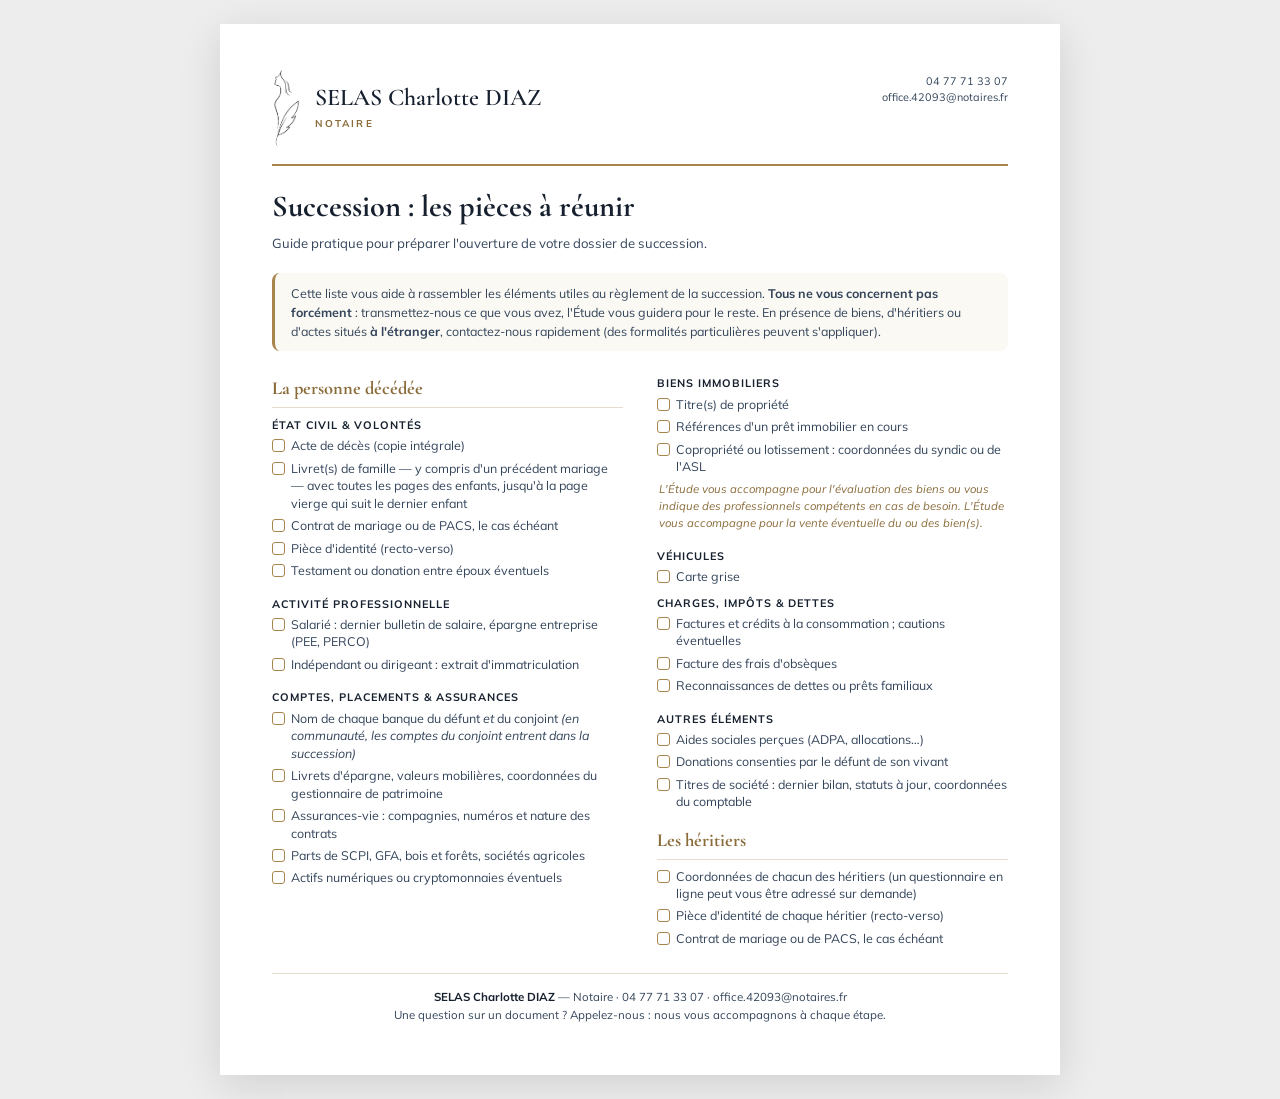
<file: documents/liste-pieces-succession.html>
<!DOCTYPE html>
<html lang="fr">
<head>
<meta charset="UTF-8" />
<meta name="viewport" content="width=device-width, initial-scale=1.0" />
<title>Succession — Liste des pièces à réunir · Étude Charlotte Diaz</title>
<link rel="preconnect" href="https://fonts.googleapis.com" />
<link rel="preconnect" href="https://fonts.gstatic.com" crossorigin />
<link href="https://fonts.googleapis.com/css2?family=Cormorant+Garamond:ital,wght@0,500;0,600;0,700;1,500&family=Mulish:wght@300;400;500;600;700&display=swap" rel="stylesheet" />
<style>
  :root{
    --ink:#16202E; --ink-soft:#33445A; --brass:#A9854E; --brass-deep:#8A6B3A;
    --line:#E4DCCD; --cream:#FBF9F4; --serif:'Cormorant Garamond',Georgia,serif; --sans:'Mulish',sans-serif;
  }
  *{margin:0;padding:0;box-sizing:border-box}
  body{font-family:var(--sans);color:var(--ink);background:#EDEDED;line-height:1.5;font-size:14px}
  .sheet{max-width:840px;margin:24px auto;background:#fff;padding:44px 52px 52px;box-shadow:0 10px 40px rgba(0,0,0,.12)}

  .head{display:flex;justify-content:space-between;align-items:flex-start;border-bottom:2px solid var(--brass);padding-bottom:16px;margin-bottom:8px}
  .head .bn{font-family:var(--serif);font-size:1.5rem;font-weight:600;color:var(--ink);line-height:1.1}
  .head .bs{font-size:.62rem;letter-spacing:.22em;text-transform:uppercase;color:var(--brass-deep);font-weight:700;margin-top:.25rem}
  .head .badr{font-size:.68rem;color:var(--ink-soft);margin-top:.4rem;line-height:1.4;text-align:right}
  .doc-title{font-family:var(--serif);font-size:1.9rem;font-weight:700;color:var(--ink);margin:18px 0 4px}
  .doc-sub{font-size:.82rem;color:var(--ink-soft);margin-bottom:20px}

  .intro{background:var(--cream);border-left:3px solid var(--brass);border-radius:8px;padding:11px 16px;font-size:.78rem;color:var(--ink-soft);margin-bottom:24px}

  .cols{column-count:2;column-gap:34px}
  @media(max-width:680px){.cols{column-count:1}}

  .grp{break-inside:avoid;margin-bottom:16px}
  .grp h2{font-family:var(--serif);font-size:1.15rem;font-weight:700;color:var(--brass-deep);border-bottom:1px solid var(--line);padding-bottom:4px;margin-bottom:8px}
  .grp h3{font-size:.68rem;letter-spacing:.09em;text-transform:uppercase;color:var(--ink);font-weight:700;margin:9px 0 4px}
  ul{list-style:none}
  li{position:relative;padding-left:19px;margin-bottom:5px;font-size:.78rem;color:var(--ink-soft);break-inside:avoid;line-height:1.4}
  li::before{content:"";position:absolute;left:0;top:2px;width:11px;height:11px;border:1.4px solid var(--brass);border-radius:3px}
  .note{font-size:.71rem;font-style:italic;color:var(--brass-deep);margin:5px 0 2px;padding-left:2px}

  .foot{margin-top:26px;border-top:1px solid var(--line);padding-top:14px;font-size:.72rem;color:var(--ink-soft);text-align:center;line-height:1.5}
  .foot b{color:var(--ink)}

  @media print{
    body{background:#fff;font-size:11px}
    .sheet{box-shadow:none;margin:0;max-width:none;padding:0 6mm}
    @page{size:A4;margin:11mm}
  }
</style>
</head>
<body>
<div class="sheet">

  <div class="head">
    <div style="display:flex;align-items:center;gap:14px">
      <img src="../assets/logo-plume-traits.png" alt="Logo Étude Charlotte Diaz" style="height:80px;width:auto">
      <div>
        <div class="bn">SELAS Charlotte&nbsp;DIAZ</div>
        <div class="bs">Notaire</div>
      </div>
    </div>
    <div class="badr">04 77 71 33 07<br>office.42093@notaires.fr</div>
  </div>

  <div class="doc-title">Succession&nbsp;: les pièces à réunir</div>
  <div class="doc-sub">Guide pratique pour préparer l'ouverture de votre dossier de succession.</div>

  <div class="intro">
    Cette liste vous aide à rassembler les éléments utiles au règlement de la succession. <strong>Tous ne vous concernent pas forcément</strong>&nbsp;: transmettez-nous ce que vous avez, l'Étude vous guidera pour le reste. En présence de biens, d'héritiers ou d'actes situés <strong>à l'étranger</strong>, contactez-nous rapidement (des formalités particulières peuvent s'appliquer).
  </div>

  <div class="cols">

    <div class="grp">
      <h2>La personne décédée</h2>
      <h3>État civil &amp; volontés</h3>
      <ul>
        <li>Acte de décès (copie intégrale)</li>
        <li>Livret(s) de famille — y compris d'un précédent mariage — avec toutes les pages des enfants, jusqu'à la page vierge qui suit le dernier enfant</li>
        <li>Contrat de mariage ou de PACS, le cas échéant</li>
        <li>Pièce d'identité (recto-verso)</li>
        <li>Testament ou donation entre époux éventuels</li>
      </ul>
    </div>

    <div class="grp">
      <h3>Activité professionnelle</h3>
      <ul>
        <li>Salarié&nbsp;: dernier bulletin de salaire, épargne entreprise (PEE, PERCO)</li>
        <li>Indépendant ou dirigeant&nbsp;: extrait d'immatriculation</li>
      </ul>
    </div>

    <div class="grp">
      <h3>Comptes, placements &amp; assurances</h3>
      <ul>
        <li>Nom de chaque banque du défunt <em>et</em> du conjoint <span style="font-style:italic">(en communauté, les comptes du conjoint entrent dans la succession)</span></li>
        <li>Livrets d'épargne, valeurs mobilières, coordonnées du gestionnaire de patrimoine</li>
        <li>Assurances-vie&nbsp;: compagnies, numéros et nature des contrats</li>
        <li>Parts de SCPI, GFA, bois et forêts, sociétés agricoles</li>
        <li>Actifs numériques ou cryptomonnaies éventuels</li>
      </ul>
    </div>

    <div class="grp">
      <h3>Biens immobiliers</h3>
      <ul>
        <li>Titre(s) de propriété</li>
        <li>Références d'un prêt immobilier en cours</li>
        <li>Copropriété ou lotissement&nbsp;: coordonnées du syndic ou de l'ASL</li>
      </ul>
      <div class="note">L'Étude vous accompagne pour l'évaluation des biens ou vous indique des professionnels compétents en cas de besoin. L'Étude vous accompagne pour la vente éventuelle du ou des bien(s).</div>
    </div>

    <div class="grp">
      <h3>Véhicules</h3>
      <ul>
        <li>Carte grise</li>
      </ul>
      <h3>Charges, impôts &amp; dettes</h3>
      <ul>
        <li>Factures et crédits à la consommation ; cautions éventuelles</li>
        <li>Facture des frais d'obsèques</li>
        <li>Reconnaissances de dettes ou prêts familiaux</li>
      </ul>
    </div>

    <div class="grp">
      <h3>Autres éléments</h3>
      <ul>
        <li>Aides sociales perçues (ADPA, allocations…)</li>
        <li>Donations consenties par le défunt de son vivant</li>
        <li>Titres de société&nbsp;: dernier bilan, statuts à jour, coordonnées du comptable</li>
      </ul>
    </div>

    <div class="grp">
      <h2>Les héritiers</h2>
      <ul>
        <li>Coordonnées de chacun des héritiers (un questionnaire en ligne peut vous être adressé sur demande)</li>
        <li>Pièce d'identité de chaque héritier (recto-verso)</li>
        <li>Contrat de mariage ou de PACS, le cas échéant</li>
      </ul>
    </div>

  </div>

  <div class="foot">
    <b>SELAS Charlotte DIAZ</b> — Notaire · 04 77 71 33 07 · office.42093@notaires.fr<br>
    Une question sur un document&nbsp;? Appelez-nous&nbsp;: nous vous accompagnons à chaque étape.
  </div>

</div>
</body>
</html>
</file>
<file: assets/site.css>
:root{
    --ink:#16202E;
    --ink-soft:#33445A;
    --brass:#A9854E;
    --brass-light:#C6A571;
    --brass-deep:#8A6B3A;
    --ivory:#F6F1E8;
    --cream:#FBF9F4;
    --paper:#FCFAF6;
    --line:#E4DCCD;
    --line-soft:rgba(169,133,78,.22);
    --shadow-sm:0 1px 2px rgba(22,32,46,.06),0 4px 16px rgba(22,32,46,.05);
    --shadow-md:0 10px 40px -12px rgba(22,32,46,.22);
    --shadow-lg:0 30px 80px -28px rgba(22,32,46,.35);
    --serif:'Cormorant Garamond',Georgia,serif;
    --sans:'Mulish',-apple-system,BlinkMacSystemFont,sans-serif;
    --maxw:1180px;
    --r:14px;
  }

  *{margin:0;padding:0;box-sizing:border-box}
  html{font-size:118%;scroll-behavior:smooth;scroll-padding-top:240px;-webkit-text-size-adjust:100%}
  body{
    font-family:var(--sans);
    color:var(--ink);
    background:#FFFFFF;
    line-height:1.65;
    font-weight:400;
    overflow-x:hidden;
    -webkit-font-smoothing:antialiased;
  }
  /* paper grain */
  body::before{
    content:"";position:fixed;inset:0;pointer-events:none;z-index:1;opacity:.5;mix-blend-mode:multiply;
    background-image:url("data:image/svg+xml,%3Csvg xmlns='http://www.w3.org/2000/svg' width='160' height='160'%3E%3Cfilter id='n'%3E%3CfeTurbulence type='fractalNoise' baseFrequency='0.9' numOctaves='2' stitchTiles='stitch'/%3E%3C/filter%3E%3Crect width='100%25' height='100%25' filter='url(%23n)' opacity='0.035'/%3E%3C/svg%3E");
  }
  ::selection{background:var(--brass);color:#fff}
  img{max-width:100%;display:block}
  a{color:inherit;text-decoration:none}
  h1,h2,h3,h4{font-family:var(--serif);font-weight:600;line-height:1.1;letter-spacing:.005em}
  p{text-align:justify}

  .wrap{max-width:var(--maxw);margin:0 auto;padding:0 28px}
  .eyebrow{
    font-family:var(--sans);font-size:.72rem;font-weight:700;letter-spacing:.26em;text-transform:uppercase;
    color:var(--brass-deep);display:inline-flex;align-items:center;gap:.7rem;margin-bottom:1.1rem;
  }
  .eyebrow::before{content:"";width:30px;height:1px;background:var(--brass);display:inline-block}

  /* ---------- TOP BAR ---------- */

  /* ---------- NAV ---------- */
  header.nav{
    position:fixed;top:0;left:0;right:0;z-index:50;
    background:linear-gradient(rgba(251,249,244,0.86),rgba(251,249,244,0.86)),url('assets/nav-bg-3.jpg') center/cover no-repeat;
    border-bottom:none;box-shadow:0 4px 30px -20px rgba(22,32,46,.4);
  }
  /* Peps du bandeau (22/07/2026) : un filet doré souligne l'en-tête, comme un trait de plume */
  header.nav::after{content:"";position:absolute;left:0;right:0;bottom:0;height:3px;
    background:linear-gradient(90deg,transparent 0%,var(--brass-light) 18%,var(--brass) 50%,var(--brass-light) 82%,transparent 100%)}
  .nav-inner{width:100%;padding:0 40px;height:132px;display:flex;align-items:center;justify-content:space-between;gap:1.6rem}
  .brand{display:flex;flex-direction:row;align-items:center;gap:1rem;text-align:left}
  .nav-subline{min-height:56px;display:flex;align-items:center;justify-content:center;background:transparent;border-top:none;font-family:var(--serif);font-style:italic;font-weight:700;font-size:1.5rem;color:#6B4F1D;text-align:center;letter-spacing:.03em;padding:.2rem 28px .7rem;text-shadow:0 1px 10px rgba(255,255,255,.95)}
  @media(max-width:680px){.nav-subline{display:none}}
  .monogram{
    width:46px;height:46px;flex-shrink:0;
    display:grid;place-items:center;overflow:visible;
  }
  .monogram img{width:100%;height:100%;object-fit:contain;filter:brightness(0) saturate(1)}
  .brand .bn{font-family:var(--serif);font-size:1.7rem;font-weight:600;line-height:1;color:var(--ink)}
  .brand .bs{font-size:.86rem;letter-spacing:.26em;text-transform:uppercase;color:var(--brass-deep);font-weight:700;margin-top:.28rem}
  .brand .bsucc{font-size:.8rem;letter-spacing:.05em;color:var(--ink-soft);font-weight:500;margin-top:.2rem}
  /* Logo seul en haut à gauche (choix de Charlotte, 22/07/2026) — plus grand, puisqu'il est seul.
     ⚠️ L'image de la plume est très verticale (274x856) et sa hauteur CSS ne se limite pas
     toute seule : on lui donne une hauteur EXPLICITE pour qu'elle reste entière
     dans le bandeau clair (sinon sa pointe se perd dans la vidéo sombre). */
  .brand .monogram-solo{width:84px;height:84px}
  .brand .monogram-solo img{width:auto;height:128px}
  @media(max-width:680px){.brand .monogram-solo{width:40px;height:52px}.brand .monogram-solo img{width:auto;height:52px}}
  nav.links{display:flex;align-items:center;gap:2.1rem;flex:1;justify-content:center;margin-left:.5rem}
  nav.links a{font-family:var(--serif);font-size:1.28rem;font-weight:600;letter-spacing:.03em;color:var(--ink);position:relative;padding:.4rem 0;transition:color .25s;white-space:nowrap}
  nav.links a::after{content:"";position:absolute;left:0;bottom:-2px;width:0;height:1.5px;background:var(--brass);transition:width .3s ease}
  nav.links a:hover{color:var(--brass-deep)}
  .nav-drop{position:relative;display:flex;align-items:center}
  .nav-drop-trigger{display:inline-flex;align-items:center;gap:.32rem}
  .nav-drop-caret{width:11px;height:11px;transition:transform .25s}
  .nav-drop:hover .nav-drop-caret{transform:rotate(180deg)}
  .nav-drop-menu{position:absolute;top:100%;left:0;margin-top:14px;background:#fff;border:1px solid var(--line);border-radius:12px;box-shadow:var(--shadow-md);min-width:210px;padding:.5rem;opacity:0;visibility:hidden;transform:translateY(-6px);transition:opacity .25s,transform .25s,visibility .25s;z-index:10}
  .nav-drop:hover .nav-drop-menu,.nav-drop:focus-within .nav-drop-menu{opacity:1;visibility:visible;transform:translateY(0)}
  .nav-drop-menu a{display:block;padding:.65rem .85rem;border-radius:8px;font-size:.86rem;font-weight:600;color:var(--ink-soft);white-space:nowrap}
  .nav-drop-menu a:hover{background:var(--ivory);color:var(--ink)}
  .nav-drop-menu a::after{display:none}
  .bcoord{display:flex;align-items:center;justify-content:flex-end;gap:1.6rem;flex-wrap:wrap;font-size:.95rem;letter-spacing:.01em;color:var(--brass-deep);font-weight:700;padding:.5rem 48px .35rem;background:transparent;text-shadow:0 1px 6px rgba(255,255,255,.9)}
  .bcoord a{display:inline-flex;align-items:center;gap:.45rem;color:inherit;text-decoration:none;transition:color .2s}
  .bcoord a:hover{color:var(--ink)}
  .bcoord svg{width:16px;height:16px;flex-shrink:0}
  .nav-bottomline{position:relative}
  @media(min-width:1260px){
    .nav-bottomline{display:flex;align-items:center}
    .nav-bottomline .bcoord{flex:0 0 auto;padding-top:0;padding-bottom:0}
    .nav-bottomline .nav-subline{flex:1 1 auto;min-width:0;padding-left:18rem;padding-right:1rem}
  }
  .nav-logos-right{display:flex;align-items:center;gap:0;flex-shrink:0}
  .nav-logo-plume-right{height:190px;width:auto;object-fit:contain}
  .nav-logo-reseau{height:78px;width:auto;object-fit:contain}
  @media(max-width:1180px){.nav-logos-right{display:none}}
  nav.links a:hover::after,nav.links a.active::after{width:100%}
  nav.links a.btn::after{display:none}
  .btn{
    display:inline-flex;align-items:center;gap:.6rem;font-family:var(--sans);font-weight:700;font-size:.82rem;letter-spacing:.04em;
    padding:.85rem 1.55rem;border-radius:60px;cursor:pointer;border:1.5px solid var(--ink);transition:all .3s ease;
    white-space:nowrap;justify-content:center;
  }
  .btn-primary{background:#F4ECDC;color:var(--brass-deep);border-color:#F4ECDC;padding:2.2rem 4.8rem;font-size:1.1rem}
  .btn-primary:hover{background:#ECE0C6;border-color:#ECE0C6;color:var(--brass-deep);transform:translateY(-2px);box-shadow:var(--shadow-md)}
  /* Peps du bandeau : LE bouton important du menu passe en vrai doré */
  nav.links .btn-primary{background:linear-gradient(135deg,var(--brass-light),var(--brass));border-color:var(--brass);color:#fff;text-shadow:0 1px 2px rgba(0,0,0,.18);box-shadow:0 6px 18px -8px rgba(169,133,78,.6)}
  nav.links .btn-primary:hover{background:linear-gradient(135deg,var(--brass),var(--brass-deep));border-color:var(--brass-deep);color:#fff;transform:translateY(-2px)}
  .btn-ghost{background:transparent;color:var(--ink);border-color:var(--line)}
  .btn-ghost:hover{border-color:var(--ink);transform:translateY(-2px)}
  .btn-light{background:rgba(255,255,255,.1);color:#fff;border-color:rgba(255,255,255,.4)}
  .btn-light:hover{background:#fff;color:var(--ink);border-color:#fff;transform:translateY(-2px)}
  .btn svg{width:15px;height:15px}
  .burger{display:none;flex-direction:column;gap:5px;background:none;border:none;cursor:pointer;padding:6px}
  .burger span{width:24px;height:2px;background:var(--ink);transition:.3s;display:block}

  /* ---------- HERO ---------- */
  .hero{position:relative;padding:260px 0 180px;overflow:hidden;background:var(--ink)}
  .hero-video{position:absolute;inset:0;width:100%;height:100%;object-fit:cover;object-position:center;z-index:0;filter:brightness(1.14) saturate(1.06)}
  /* Effet « silhouettes » validé par Charlotte (22/07/2026) : un léger flou rend les
     personnes anonymes et abstraites. Le scale masque les bords adoucis par le flou. */
  .hero-video-silhouettes{filter:blur(6px) brightness(.92) saturate(1.05);transform:scale(1.06);object-position:center top}
  /* Photo animée du fond d'accueil (remplace la vidéo, 20/09/2026) : la photo ne bouge
     pas elle-même, on lui applique juste un zoom très lent (effet Ken Burns) pour
     garder l'impression de mouvement du hero. */
  .hero-photo{position:absolute;inset:0;width:100%;height:100%;object-fit:cover;object-position:center;z-index:0;filter:brightness(.72) saturate(1.05);animation:heroPhotoZoom 28s ease-in-out infinite alternate;will-change:transform}
  @keyframes heroPhotoZoom{0%{transform:scale(1.04)}100%{transform:scale(1.16)}}
  @media(prefers-reduced-motion:reduce){.hero-photo{animation:none;transform:scale(1.04)}}
  /* ---- Diaporama lent du hero (2 photos en fondu enchaîné + lent zoom) ---- */
  .hero-slideshow{position:absolute;inset:0;z-index:0;overflow:hidden;background:var(--ink)}
  .hs-img{position:absolute;inset:0;width:100%;height:100%;object-fit:cover;object-position:center;opacity:0;filter:brightness(1.04) saturate(1.08);animation:hsSlide 30s ease-in-out infinite;will-change:opacity,transform}
  .hs-b{animation-delay:15s}
  @keyframes hsSlide{
    0%{opacity:0;transform:scale(1.02)}
    7%{opacity:1}
    50%{opacity:1;transform:scale(1.11)}
    58%{opacity:0;transform:scale(1.12)}
    100%{opacity:0;transform:scale(1.02)}
  }
  @media(prefers-reduced-motion:reduce){.hs-img{animation:none}.hs-a{opacity:1}}
  .hero-slideshow{position:absolute;inset:0;z-index:0}
  .hero-slide{position:absolute;inset:0;opacity:0;transition:opacity 1.8s ease-in-out;will-change:opacity;background-size:cover;background-position:center;filter:brightness(1.05) saturate(1.05)}
  .hero-slide.active{opacity:1}
  .hero-overlay{position:absolute;inset:0;z-index:1;background:
      linear-gradient(100deg,rgba(13,20,30,.8) 0%,rgba(13,20,30,.5) 46%,rgba(13,20,30,.2) 100%),
      linear-gradient(0deg,rgba(13,20,30,.66),transparent 46%);}
  .hero .wrap{position:relative;z-index:2}
  .hero-grid{display:grid;grid-template-columns:1fr;gap:60px;align-items:start}
  .hero h1{font-size:clamp(2.7rem,5.6vw,4.5rem);line-height:1.03;letter-spacing:-.01em;margin-bottom:1.5rem;color:#fff}
  .hero h1 em{font-style:italic;color:var(--brass-light);font-weight:500}
  .hero .lead{font-size:1.18rem;color:rgba(255,255,255,.86);max-width:30em;margin-bottom:2.4rem;font-weight:400}
  .hero-cta{display:flex;gap:1rem;flex-wrap:wrap;margin-bottom:2.6rem}
  .hero .btn-primary{background:#fff;color:var(--ink);border-color:#fff;padding:.85rem 1.55rem;font-size:.82rem}
  .hero .btn-primary:hover{background:var(--cream);color:var(--ink);border-color:var(--cream)}
  .hero .btn-light{backdrop-filter:blur(3px);-webkit-backdrop-filter:blur(3px)}
  .hero-trust{display:flex;gap:2.4rem;flex-wrap:wrap;padding-top:1.8rem;border-top:1px solid rgba(255,255,255,.2)}
  .hero-trust .t-num{font-family:var(--serif);font-size:2rem;font-weight:600;color:var(--brass-light);line-height:1}
  .hero-trust .t-lab{font-size:.78rem;color:rgba(255,255,255,.66);margin-top:.35rem}

  /* portrait card */
  .portrait{position:relative}
  .portrait-frame{
    position:relative;border-radius:50%;overflow:hidden;aspect-ratio:1;
    width:100%;max-width:420px;margin-left:auto;
    background:transparent;box-shadow:0 24px 60px -20px rgba(0,0,0,.55);
    border:4px solid rgba(255,255,255,.14);
  }
  .portrait-frame .ph{
    position:absolute;inset:0;display:flex;flex-direction:column;align-items:center;justify-content:center;gap:1rem;
    color:rgba(255,255,255,.55);text-align:center;padding:2rem;
  }
  .portrait-frame .ph svg{width:54px;height:54px;opacity:.5}
  .portrait-frame .ph .pht{font-family:var(--serif);font-size:1.3rem;color:rgba(255,255,255,.8)}
  .portrait-frame .ph .phs{font-size:.74rem;letter-spacing:.18em;text-transform:uppercase}
  .portrait-badge{
    position:absolute;bottom:-22px;left:-22px;background:var(--cream);border:1px solid var(--line);
    border-radius:14px;padding:1rem 1.3rem;box-shadow:var(--shadow-md);max-width:230px;
  }
  .portrait-badge .pbn{font-family:var(--serif);font-size:1.35rem;font-weight:600;color:var(--ink)}
  .portrait-badge .pbr{font-size:.78rem;color:var(--brass-deep);font-weight:700;letter-spacing:.05em;margin-top:.15rem}
  .portrait-deco{position:absolute;top:-18px;right:-18px;width:120px;height:120px;border:1.5px solid var(--brass);border-radius:16px;z-index:-1}
  .portrait-img{position:absolute;inset:0;width:100%;height:100%;object-fit:cover;object-position:center;transform:scale(1.16);z-index:1}

  /* illustration images */
  .ex-photo{margin-bottom:1.8rem;border-radius:16px;overflow:hidden;box-shadow:var(--shadow-md);border:1px solid var(--line);aspect-ratio:16/10}
  .ex-photo img{width:100%;height:100%;object-fit:cover;display:block;transition:transform .7s cubic-bezier(.2,.7,.2,1)}
  .ex-photo:hover img{transform:scale(1.045)}
  .aside-photo{border-radius:12px;overflow:hidden;margin:-.4rem 0 1.5rem;aspect-ratio:16/9;border:1px solid var(--line)}
  .aside-photo img{width:100%;height:100%;object-fit:cover}
  .ex-photo img,.aside-photo img,.news-top img{filter:saturate(1.25) contrast(1.07) brightness(1.03)}
  .member .mph img{position:absolute;inset:0;width:100%;height:100%;object-fit:cover;z-index:1}

  /* ---------- QUICK HELP ---------- */
  .help{padding:30px 0 20px;position:relative;z-index:2}
  /* ---- Présentation en majesté sur l'accueil (22/07/2026) ---- */
  .presentation{text-align:center;padding:3.6rem 20px 1.2rem;max-width:760px;margin:0 auto}
  .presentation-plume{display:block;margin:0 auto 1rem;width:74px;height:74px;object-fit:contain;filter:brightness(0) saturate(1);opacity:.85}
  .presentation-eyebrow{font-size:.78rem;font-weight:700;letter-spacing:.3em;text-transform:uppercase;color:var(--brass-deep);margin-bottom:.9rem}
  .presentation-nom{font-family:var(--serif);font-size:clamp(2rem,4.2vw,3rem);font-weight:600;line-height:1.12;color:var(--ink);margin:0 0 1rem}
  .presentation-filet{display:flex;align-items:center;justify-content:center;gap:16px;color:var(--brass);font-size:1.1rem;margin-bottom:1rem}
  .presentation-filet span{display:block;width:74px;height:1px;background:linear-gradient(90deg,transparent,var(--brass))}
  .presentation-filet span:last-child{background:linear-gradient(270deg,transparent,var(--brass))}
  .presentation-sub{font-family:var(--serif);font-style:normal;font-size:1.12rem;color:var(--ink-soft);margin:0;text-align:center}
  @media(max-width:680px){
    .presentation{padding-top:2.4rem}
    .presentation-plume{width:56px;height:56px}
    /* Sur téléphone : on laisse le nom se répartir naturellement (le retour à la ligne
       forcé du grand écran donnait des lignes déséquilibrées) */
    .presentation-nom br{display:none}
    .presentation-nom{font-size:1.65rem}
  }
  .help-panel{
    margin-top:8px;position:relative;z-index:5;
  }
  .help-head{text-align:center;margin-bottom:2rem}
  .help-head h2{font-size:1.9rem;margin-bottom:.4rem}
  .help-head p{color:var(--ink-soft);font-size:.95rem}
  .help-grid{display:grid;grid-template-columns:repeat(4,1fr);gap:14px}
  .help-card{
    background:#FAF5EA;border:none;border-radius:var(--r);padding:1.5rem 1.2rem;text-align:center;
    transition:all .32s cubic-bezier(.2,.7,.2,1);cursor:pointer;position:relative;overflow:hidden;
  }
  .help-card::before{content:"";position:absolute;inset:0;background:linear-gradient(160deg,var(--ink),var(--ink-soft));opacity:0;transition:opacity .32s;z-index:0}
  .help-card>*{position:relative;z-index:1}
  .help-card .ic{position:relative;width:56px;height:56px;margin:0 auto .9rem;display:grid;place-items:center;border-radius:14px;background:linear-gradient(135deg,#F2E4C4,#E4CD9D);border:1px solid rgba(169,133,78,.5);color:#7A5D2E;transition:background .32s,color .32s,transform .4s cubic-bezier(.2,.7,.2,1);animation:icFloat 3.6s ease-in-out infinite}
  .help-card:nth-child(2) .ic{animation-delay:.4s}
  .help-card:nth-child(3) .ic{animation-delay:.8s}
  .help-card:nth-child(4) .ic{animation-delay:1.2s}
  .help-card:nth-child(5) .ic{animation-delay:1.6s}
  .help-card .ic::after{content:"";position:absolute;inset:0;border-radius:12px;border:2px solid var(--brass-light);opacity:0;pointer-events:none}
  .help-card .ic svg{width:28px;height:28px}
  .help-card .ic svg path,.help-card .ic svg rect,.help-card .ic svg circle,.help-card .ic svg line{stroke-dashoffset:0}
  @keyframes icFloat{0%,100%{transform:translateY(0)}50%{transform:translateY(-5px)}}
  @keyframes icRing{0%{transform:scale(.85);opacity:.55}80%{opacity:0}100%{transform:scale(1.55);opacity:0}}
  @keyframes icDraw{from{stroke-dashoffset:96}to{stroke-dashoffset:0}}
  .help-card:hover .ic{animation:none;transform:translateY(-3px) scale(1.14) rotate(-5deg)}
  .help-card:hover .ic::after{animation:icRing 1.1s ease-out infinite}
  .help-card:hover .ic svg path,.help-card:hover .ic svg rect,.help-card:hover .ic svg circle,.help-card:hover .ic svg line{stroke-dasharray:96;animation:icDraw .8s ease forwards}
  @media(prefers-reduced-motion:reduce){.help-card .ic,.help-card:hover .ic::after,.help-card:hover .ic svg *{animation:none!important}}
  .help-card .hct{font-family:var(--serif);font-size:1.18rem;font-weight:600;color:var(--ink);transition:color .32s}
  .help-card .hcs{font-size:.87rem;color:var(--ink-soft);margin-top:.3rem;transition:color .32s}
  .help-card:hover{transform:translateY(-6px);box-shadow:var(--shadow-md);border-color:transparent}
  .help-card:hover::before{opacity:1}
  .help-card:hover .ic{background:rgba(255,255,255,.12);color:var(--brass-light)}
  .help-card:hover .hct{color:#fff}
  .help-card:hover .hcs{color:rgba(255,255,255,.7)}

  /* ---------- SECTION COMMON ---------- */
  section{position:relative;z-index:2}
  .sec{padding:96px 0;background:#FFFFFF}
  .sec-head{max-width:46em;margin-bottom:3rem}
  .sec-head.center{margin-left:auto;margin-right:auto;text-align:center}
  .sec-head.center .eyebrow{justify-content:center}
  .sec-head h2{font-size:clamp(2rem,3.6vw,2.9rem);line-height:1.06;margin-bottom:1.1rem;letter-spacing:-.01em}
  .sec-head p{font-size:1.08rem;color:var(--ink-soft)}
  .alt{background:linear-gradient(180deg,#F8F2E7 0%,#F1E7D4 100%)}
  .dark{background:var(--ink);color:var(--cream)}
  .dark h2,.dark h3,.dark h4{color:#fff}
  .dark .eyebrow{color:var(--brass-light)}
  .dark .eyebrow::before{background:var(--brass-light)}
  .dark .sec-head p{color:rgba(255,255,255,.7)}

  /* ---------- L'ÉTUDE ---------- */
  .etude-grid{display:grid;grid-template-columns:1fr 1fr;column-gap:60px;row-gap:0;align-items:start}
  .etude-title{grid-column:1;grid-row:1}
  .etude-text{grid-column:1;grid-row:2}
  .etude-col{grid-column:2;grid-row:2}
  .etude-text p{color:var(--ink-soft);margin-bottom:1.1rem;font-size:1.02rem}
  .values{display:grid;grid-template-columns:1fr 1fr;gap:1px;background:var(--line);border:1px solid var(--line);border-radius:16px;overflow:hidden;margin-top:2rem}
  .value{background:var(--cream);padding:1.6rem 1.5rem}
  .value .vt{font-family:var(--serif);font-size:1.3rem;font-weight:600;display:flex;align-items:center;gap:.6rem;margin-bottom:.4rem}
  .value .vt .vn{color:var(--brass);font-size:.95rem;font-weight:700}
  .value p{font-size:1rem;color:var(--ink-soft);margin:0}
  .etude-col{display:flex;flex-direction:column;gap:26px}
  .etude-photo{margin:0;border-radius:18px;overflow:hidden;border:1px solid var(--line);box-shadow:var(--shadow-sm)}
  .etude-photo img{width:100%;height:auto;display:block;transition:transform .6s cubic-bezier(.2,.7,.2,1)}
  .etude-photo:hover img{transform:scale(1.03)}
  .etude-photo figcaption{background:var(--cream);border-top:1px solid var(--line);padding:.85rem 1.2rem;font-size:.82rem;color:var(--ink-soft);text-align:center;font-style:italic}
  .etude-aside{background:var(--cream);border:1px solid var(--line);border-radius:18px;padding:1.7rem;box-shadow:var(--shadow-sm)}
  .etude-aside h3{font-size:1.5rem;margin-bottom:1.4rem}
  .fact{display:flex;gap:.85rem;padding:.78rem 0;border-bottom:1px solid var(--line)}
  .fact:last-child{border-bottom:none}
  .fact .fi{flex-shrink:0;width:34px;height:34px;border-radius:9px;background:linear-gradient(150deg,#F6E9D2,#E7D0A6);color:var(--brass-deep);display:grid;place-items:center;box-shadow:inset 0 0 0 1px rgba(169,133,78,.25)}
  .fact .fi svg{width:17px;height:17px}
  .fact .fl{font-size:.68rem;letter-spacing:.12em;text-transform:uppercase;color:var(--brass-deep);font-weight:700}
  .fact .fv{font-size:.88rem;color:var(--ink);margin-top:.1rem}
  .etude-aside .btn{padding:.7rem 1.2rem;font-size:.76rem}

  /* team */
  .team{display:grid;grid-template-columns:repeat(4,1fr);gap:24px;margin-top:1rem}
  .member{text-align:center}
  .member .mph{aspect-ratio:1;border-radius:16px;background:linear-gradient(160deg,var(--ivory),#EDE3D2);display:grid;place-items:center;color:var(--brass-deep);margin-bottom:1rem;border:1px solid var(--line);position:relative;overflow:hidden}
  .member .mph svg{width:46px;height:46px;opacity:.45}
  .member .mn{font-family:var(--serif);font-size:1.3rem;font-weight:600}
  .member .mr{font-size:.8rem;color:var(--brass-deep);font-weight:700;letter-spacing:.06em;text-transform:uppercase;margin-top:.2rem}
  .member .mx{font-size:.85rem;color:var(--ink-soft);margin-top:.5rem}

  /* ---------- EXPERTISE BLOCKS ---------- */
  .expertise{display:grid;grid-template-columns:.9fr 1.1fr;gap:56px;align-items:start}
  .expertise.rev{grid-template-columns:1.1fr .9fr}
  .expertise.rev .ex-side{order:2}
  .ex-side{position:sticky;top:110px}
  .ex-num{font-family:var(--serif);font-size:5rem;font-weight:600;color:var(--line);line-height:.8;margin-bottom:.5rem}
  .badge-top{display:inline-flex;align-items:center;gap:.5rem;font-size:.7rem;font-weight:700;letter-spacing:.14em;text-transform:uppercase;color:var(--brass-deep);background:var(--ivory);border:1px solid var(--line-soft);padding:.4rem .9rem;border-radius:30px;margin-bottom:1.2rem}
  .ex-side h3{font-size:2.2rem;margin-bottom:1rem;letter-spacing:-.01em}
  .ex-side p{color:var(--ink-soft);margin-bottom:1.6rem}
  .ex-list{list-style:none;display:grid;gap:2px;background:var(--line);border:1px solid var(--line);border-radius:14px;overflow:hidden}
  .ex-list li{background:var(--cream);padding:1.05rem 1.3rem;display:flex;align-items:center;gap:.9rem;font-weight:500;font-size:.98rem;transition:background .25s,padding-left .25s}
  .ex-list li:hover{background:var(--paper);padding-left:1.6rem}
  .ex-list li .chk{flex-shrink:0;width:22px;height:22px;border-radius:50%;background:var(--ink);color:var(--brass-light);display:grid;place-items:center}
  .ex-list li .chk svg{width:12px;height:12px}
  .ex-tools{display:flex;gap:.8rem;flex-wrap:wrap;margin-top:1.8rem}
  .chip{display:inline-flex;align-items:center;gap:.5rem;font-size:.82rem;font-weight:600;padding:.6rem 1.1rem;border:1px solid var(--line);border-radius:30px;background:var(--paper);transition:all .25s;cursor:pointer}
  .chip:hover{border-color:var(--brass);color:var(--brass-deep);transform:translateY(-2px)}
  .chip svg{width:15px;height:15px;color:var(--brass-deep)}

  /* FAQ */
  .faq{margin-top:2rem;border-top:1px solid var(--line)}
  .faq-item{border-bottom:1px solid var(--line)}
  .faq-q{width:100%;text-align:left;background:none;border:none;cursor:pointer;padding:1.25rem 0;display:flex;justify-content:space-between;align-items:center;gap:1.5rem;font-family:var(--serif);font-size:1.22rem;font-weight:600;color:var(--ink);transition:color .25s}
  .faq-q:hover{color:var(--brass-deep)}
  .faq-q .pm{flex-shrink:0;width:30px;height:30px;border:1px solid var(--line);border-radius:50%;display:grid;place-items:center;transition:all .3s;color:var(--brass-deep)}
  .faq-q .pm svg{width:14px;height:14px;transition:transform .3s}
  .faq-item.open .faq-q .pm{background:var(--ink);border-color:var(--ink);color:var(--brass-light)}
  .faq-item.open .faq-q .pm svg{transform:rotate(45deg)}
  .faq-a{max-height:0;overflow:hidden;transition:max-height .4s ease}
  .faq-a-inner{padding:0 0 1.4rem;color:var(--ink-soft);font-size:.98rem;max-width:54em}

  /* docs callout */
  .docs-call{display:flex;align-items:center;justify-content:space-between;gap:2rem;flex-wrap:wrap;background:var(--cream);border:1px solid var(--line);border-left:4px solid var(--brass);border-radius:14px;padding:1.5rem 1.8rem;margin-top:1.8rem}
  .docs-call .dct{font-family:var(--serif);font-size:1.3rem;font-weight:600}
  .docs-call .dcs{font-size:.9rem;color:var(--ink-soft);margin-top:.2rem}

  /* ---------- ACTUALITÉS ---------- */
  .news-grid{display:grid;grid-template-columns:repeat(3,1fr);gap:26px}
  .news-card{background:var(--cream);border:1px solid var(--line);border-radius:16px;overflow:hidden;transition:all .35s cubic-bezier(.2,.7,.2,1);display:flex;flex-direction:column}
  .news-card:hover{transform:translateY(-7px);box-shadow:var(--shadow-md);border-color:var(--line-soft)}
  .news-top{height:180px;background:linear-gradient(150deg,var(--ink),var(--ink-soft));position:relative;overflow:hidden;display:grid;place-items:center}
  .news-top img{position:absolute;inset:0;width:100%;height:100%;object-fit:cover;z-index:0;transition:transform .7s cubic-bezier(.2,.7,.2,1)}
  .news-card:hover .news-top img{transform:scale(1.06)}
  .news-top::after{content:"";position:absolute;inset:0;z-index:1;background:linear-gradient(180deg,rgba(22,32,46,.05),rgba(22,32,46,.45))}
  .news-body{padding:1.6rem;flex:1;display:flex;flex-direction:column}
  /* ---------- MESSAGE AUX ANCIENS CLIENTS DE Me SUCHET (09/09/2026) ---------- */
  /* Encart sobre, dans les tons de l Etude : filet dore a gauche, fond ivoire.
     Volontairement discret : il rassure sans crier. */
  .transmission{
    max-width:820px;margin:0 auto 3.2rem;padding:1.9rem 2.2rem;
    background:var(--cream);border:1px solid var(--line);
    border-left:3px solid var(--brass);border-radius:var(--r);
    box-shadow:var(--shadow-sm);
  }
  .transmission-titre{
    font-family:var(--serif);font-size:1.32rem;font-weight:600;
    color:var(--ink);margin-bottom:.6rem;line-height:1.3;
  }
  .transmission p{color:var(--ink-soft);font-size:.99rem;line-height:1.75;margin:0}
  @media(max-width:680px){
    .transmission{padding:1.5rem 1.4rem;margin-bottom:2.4rem}
    .transmission-titre{font-size:1.18rem}
  }
  /* ---------- ALERTE AUX FAUX RIB (17/10/2026) ---------- */
  /* Meme famille que l encart Suchet ; filet encre au lieu du filet dore
     pour marquer la mise en garde, sans rouge criard. */
  .alerte-fraude{
    max-width:820px;margin:24px auto 0;padding:1.6rem 2.2rem;
    background:var(--cream);border:1px solid var(--line);
    border-left:3px solid var(--ink);border-radius:var(--r);
    box-shadow:var(--shadow-sm);
  }
  .alerte-fraude-titre{
    display:flex;align-items:center;gap:.6rem;
    font-family:var(--serif);font-size:1.32rem;font-weight:600;
    color:var(--ink);margin:0 0 .6rem;line-height:1.3;
  }
  .alerte-fraude-titre svg{width:22px;height:22px;flex:none;color:var(--brass-deep)}
  .alerte-fraude p{color:var(--ink-soft);font-size:.99rem;line-height:1.75;margin:0}
  @media(max-width:680px){
    .alerte-fraude{padding:1.4rem}
    .alerte-fraude-titre{font-size:1.18rem}
    .alerte-fraude p{font-size:1rem}
  }
  /* ---------- VENDRE A ROANNE : DEMARCHES LOCALES (17/10/2026) ---------- */
  /* Page Immobilier, sous « Vous vendez ». Meme famille que l encart Suchet. */
  .demarches-locales{
    margin:2.2rem 0 0;padding:1.8rem 2.2rem;
    background:var(--cream);border:1px solid var(--line);
    border-left:3px solid var(--brass);border-radius:var(--r);
    box-shadow:var(--shadow-sm);
  }
  .demarches-locales-titre{
    font-family:var(--serif);font-size:1.4rem;font-weight:600;
    color:var(--ink);margin:0 0 1rem;line-height:1.3;
  }
  .demarches-locales h4{font-family:var(--sans);font-size:.95rem;font-weight:700;color:var(--ink);margin:1.4rem 0 .35rem;line-height:1.4}
  .demarches-locales-titre + h4{margin-top:0}
  .demarches-locales p{color:var(--ink-soft);font-size:.99rem;line-height:1.75;margin:0}
  .demarches-locales-lien{
    display:inline-block;margin-top:.6rem;
    color:var(--brass-deep);font-weight:600;font-size:.92rem;line-height:1.6;
    text-decoration:underline;text-underline-offset:3px;
  }
  .demarches-locales-lien svg{width:14px;height:14px;margin-left:.3rem;vertical-align:-2px}
  .demarches-locales p.demarches-locales-date{font-size:.82rem;font-style:italic;margin-top:1.3rem}
  @media(max-width:680px){
    .demarches-locales{padding:1.4rem}
    .demarches-locales-titre{font-size:1.2rem}
    .demarches-locales p{font-size:1rem}
  }

  .news-cat{font-size:.7rem;font-weight:700;letter-spacing:.14em;text-transform:uppercase;color:var(--brass-deep);margin-bottom:.7rem}
  .news-body h3{font-size:1.32rem;line-height:1.15;margin-bottom:.7rem}
  .news-body p{font-size:.9rem;color:var(--ink-soft);flex:1}
  .news-date{font-size:.78rem;color:var(--ink-soft);margin-top:1.1rem;padding-top:1rem;border-top:1px solid var(--line);display:flex;align-items:center;gap:.5rem}
  /* 09/09/2026 : la date de publication est affichee a cote du « Lire l article »,
     separes par un point median. Choix de Charlotte : dater plutot que renommer
     la rubrique. Les dates se mettent a jour a chaque changement d article. */
  .news-date time{font-variant-numeric:tabular-nums}
  .news-sep{opacity:.45}
  .news-lire{color:var(--brass-deep);font-weight:600}
  .news-card:hover .news-lire{text-decoration:underline;text-underline-offset:3px}
  @media(max-width:380px){.news-date{flex-wrap:wrap;gap:.35rem}}

  /* ---------- RDV / CONTACT ---------- */
  .rdv-grid{display:grid;grid-template-columns:1fr 1fr;gap:0;border-radius:22px;overflow:hidden;box-shadow:var(--shadow-lg);border:1px solid rgba(255,255,255,.08)}
  .rdv-info{background:linear-gradient(165deg,var(--ink),#0F1722);padding:3rem;color:var(--cream);position:relative;overflow:hidden}
  .rdv-info::after{content:"";position:absolute;bottom:-60px;right:-60px;width:220px;height:220px;border:1.5px solid rgba(198,165,113,.25);border-radius:50%}
  .rdv-info h3{font-size:2rem;margin-bottom:1rem}
  .rdv-info>p{color:rgba(255,255,255,.7);margin-bottom:2rem;max-width:30em}
  .ci{display:flex;gap:1rem;padding:1.1rem 0;border-bottom:1px solid rgba(255,255,255,.1)}
  .ci:last-of-type{border-bottom:none}
  .ci .cii{flex-shrink:0;width:42px;height:42px;border-radius:11px;background:rgba(198,165,113,.15);color:var(--brass-light);display:grid;place-items:center}
  .ci .cii svg{width:20px;height:20px}
  .ci .cil{font-size:.8rem;letter-spacing:.14em;text-transform:uppercase;color:var(--brass-light);font-weight:700}
  .ci .civ{font-size:1rem;color:#fff;margin-top:.15rem}
  .ci .civ span{color:rgba(255,255,255,.6);font-size:.95rem}
  .rdv-form{background:var(--cream);padding:3rem}
  .rdv-form h3{font-size:1.6rem;margin-bottom:.4rem}
  .rdv-form .fsub{color:var(--ink-soft);font-size:1rem;margin-bottom:1.8rem}
  .frow{display:grid;grid-template-columns:1fr 1fr;gap:14px}
  .field{margin-bottom:14px}
  .field label{display:block;font-size:.76rem;font-weight:700;letter-spacing:.06em;text-transform:uppercase;color:var(--ink-soft);margin-bottom:.45rem}
  /* Ajouts du 09/09/2026 : le conseil de brièveté sous le message, et la mention
     d'information RGPD en pied de formulaire. Discrets mais lisibles. */
  .f-aide{font-size:.82rem;line-height:1.55;color:var(--ink-soft);margin-top:.5rem;font-style:italic}
  .f-rgpd{font-size:.74rem;line-height:1.6;color:var(--ink-soft);opacity:.85;margin-top:1.4rem;padding-top:1rem;border-top:1px solid var(--line)}
  .f-rgpd a{color:var(--brass-deep);text-decoration:underline;text-underline-offset:2px}
  .field input,.field select,.field textarea{
    width:100%;padding:.85rem 1rem;border:1px solid var(--line);border-radius:10px;background:var(--paper);
    font-family:var(--sans);font-size:.95rem;color:var(--ink);transition:all .25s;
  }
  .field textarea{resize:vertical;min-height:96px}
  .field input:focus,.field select:focus,.field textarea:focus{outline:none;border-color:var(--brass);box-shadow:0 0 0 3px rgba(169,133,78,.15);background:#fff}
  .form-note{font-size:.76rem;color:var(--ink-soft);margin-top:1rem;line-height:1.5}
  .btn-full{width:100%;justify-content:center;margin-top:.4rem}

  /* hours table */
  .hours{display:grid;gap:1px;background:rgba(255,255,255,.1);border-radius:10px;overflow:hidden;margin-top:1.6rem}
  .hours div{background:rgba(255,255,255,.04);display:flex;justify-content:space-between;padding:.6rem 1rem;font-size:.86rem}
  .hours div span:first-child{color:rgba(255,255,255,.7)}
  .hours div span:last-child{color:#fff;font-weight:600}

  /* map */
  .map{margin-top:60px;border-radius:18px;overflow:hidden;border:1px solid var(--line);box-shadow:var(--shadow-sm);position:relative;height:340px;background:#E8E2D5}
  .map .map-ph{position:absolute;inset:0;display:flex;flex-direction:column;align-items:center;justify-content:center;gap:.8rem;color:var(--ink-soft)}
  .map .map-ph svg{width:46px;height:46px;color:var(--brass-deep)}
  .map::before{content:"";position:absolute;inset:0;opacity:.5;background-image:linear-gradient(var(--line) 1px,transparent 1px),linear-gradient(90deg,var(--line) 1px,transparent 1px);background-size:40px 40px}

  /* ---------- CTA BANNER ---------- */
  .cta-band{text-align:center;padding:80px 0}
  .cta-band h2{font-size:clamp(2rem,4vw,3rem);max-width:16em;margin:0 auto 1.2rem}
  .cta-band p{color:rgba(255,255,255,.7);max-width:34em;margin:0 auto 2rem;font-size:1.05rem}

  /* ---------- FAQ DÉDIÉE ---------- */
  .faq-wrap{display:grid;grid-template-columns:.82fr 1.18fr;gap:56px;align-items:start}
  .faq-aside{position:sticky;top:140px}
  .faq-aside h2{margin-bottom:1rem}
  .faq-aside p{color:var(--ink-soft);margin-bottom:1.6rem}
  .faq-group{font-family:var(--sans);font-size:.72rem;font-weight:700;letter-spacing:.16em;text-transform:uppercase;color:var(--brass-deep);margin:1.8rem 0 0;display:flex;align-items:center;gap:.7rem}
  .faq-group::before{content:"";width:18px;height:1px;background:var(--brass)}
  .faq-group:first-child{margin-top:0}
  @media(max-width:1024px){.faq-wrap{grid-template-columns:1fr;gap:30px}.faq-aside{position:static}}

  .hist-watermark{position:absolute;top:-40px;right:-60px;width:420px;height:auto;opacity:.05;filter:invert(1);pointer-events:none;z-index:0;user-select:none}
  @media(max-width:1024px){.hist-watermark{width:280px}}

  /* ---------- HISTOIRE / HERITAGE ---------- */
  .heritage{max-width:780px;margin:0 auto;position:relative}
  .heritage::before{content:"";position:absolute;left:108px;top:8px;bottom:14px;width:2px;background:linear-gradient(180deg,var(--brass-light),rgba(255,255,255,.12))}
  .her-item{position:relative;display:grid;grid-template-columns:96px 1fr;gap:36px;padding-bottom:24px}
  .her-item::before{content:"";position:absolute;left:108px;top:8px;width:13px;height:13px;border-radius:50%;background:var(--brass-light);border:3px solid var(--ink);transform:translateX(-50%);z-index:2}
  .her-year{text-align:right;font-family:var(--serif);font-size:1.45rem;font-weight:600;color:var(--brass-light);line-height:1.25}
  .her-card{padding-left:16px}
  .her-card h3{font-size:1.26rem;color:#fff;margin-bottom:.15rem;line-height:1.15}
  .her-card p{color:rgba(255,255,255,.72);font-size:1rem;margin:0}
  .her-item.event .her-year{font-size:1rem;color:rgba(255,255,255,.5);padding-top:.25rem}
  .her-item.event::before{background:var(--ink);border-color:var(--brass-light);width:11px;height:11px}
  .her-item.event .her-card h3{font-size:1rem;color:var(--brass-light);font-weight:700}
  .her-item.now::before{width:17px;height:17px;background:#fff;box-shadow:0 0 0 5px rgba(198,165,113,.25)}
  .her-item.now .her-card{background:rgba(255,255,255,.05);border:1px solid rgba(198,165,113,.32);border-radius:14px;padding:1rem 1.2rem;margin:-.3rem 0 0 4px}
  .her-item.now .her-year{color:#fff}
  @media(max-width:680px){
    .heritage::before{left:58px}
    .her-item{grid-template-columns:50px 1fr;gap:16px}
    .her-item::before,.her-item.now::before{left:58px}
    .her-year{font-size:.95rem}
    .her-card h3{font-size:1.08rem}
  }

  /* Histoire — elements enrichis */
  .hist-stats{display:flex;justify-content:center;flex-wrap:wrap;margin:0 auto 3rem;max-width:840px;border:1px solid rgba(198,165,113,.3);border-radius:16px;overflow:hidden;background:rgba(255,255,255,.03)}
  .hist-stats>div{flex:1;min-width:190px;padding:1.5rem 1.3rem;text-align:center;border-right:1px solid rgba(255,255,255,.08)}
  .hist-stats>div:last-child{border-right:none}
  .hs-num{font-family:var(--serif);font-size:2.4rem;font-weight:600;color:var(--brass-light);line-height:1}
  .hs-lab{font-size:.8rem;color:rgba(255,255,255,.66);margin-top:.5rem}
  .hist-intro{display:grid;grid-template-columns:1.15fr .85fr;gap:46px;align-items:center;max-width:1000px;margin:0 auto 3.5rem}
  .hist-intro p{color:rgba(255,255,255,.8);margin-bottom:1rem;line-height:1.75}
  .hist-intro .pull{font-family:var(--serif);font-size:1.4rem;color:var(--brass-light);line-height:1.3;margin-bottom:1.1rem}
  .hist-img{border-radius:16px;overflow:hidden;border:1px solid rgba(198,165,113,.25);box-shadow:0 24px 60px -24px rgba(0,0,0,.6);aspect-ratio:4/3}
  .hist-img img{width:100%;height:100%;object-fit:cover;display:block;filter:saturate(1.08) contrast(1.05) sepia(.14)}
  .hist-tl-img{max-width:720px;margin:1.6rem auto 2.6rem;border-radius:16px;overflow:hidden;border:1px solid rgba(198,165,113,.25);box-shadow:0 20px 50px -24px rgba(0,0,0,.6)}
  .hist-tl-img img{width:100%;display:block;filter:saturate(1.05) sepia(.12);max-height:250px;object-fit:cover}
  .hist-arch{max-width:900px;margin:3.2rem auto 0;background:rgba(255,255,255,.03);border:1px solid rgba(255,255,255,.1);border-radius:16px;padding:2rem 2.2rem}
  .hist-arch h3{color:#fff;font-size:1.35rem;margin-bottom:.3rem}
  .hist-arch .has{color:rgba(255,255,255,.6);font-size:.88rem;margin-bottom:1.3rem}
  .hac-grid{display:grid;grid-template-columns:repeat(auto-fill,minmax(200px,1fr));gap:.1rem 1.6rem}
  .hac-grid div{font-size:.86rem;color:rgba(255,255,255,.82);padding:.4rem 0;border-bottom:1px solid rgba(255,255,255,.08);display:flex;justify-content:space-between;gap:1rem}
  .hac-grid div span{color:var(--brass-light);font-size:.78rem;white-space:nowrap}
  @media(max-width:760px){.hist-intro{grid-template-columns:1fr;gap:24px}}

  /* ---- Histoire : refonte enrichie (couleur par époque + fusion) ---- */
  .hist-fusion{max-width:980px;margin:0 auto 3rem;background:linear-gradient(135deg,#FBF6EC,#F0E4CC);border:1px solid var(--brass-light);border-radius:20px;padding:2.1rem 2.2rem;box-shadow:0 30px 70px -30px rgba(0,0,0,.7);position:relative;overflow:hidden}
  .hist-fusion::before{content:"";position:absolute;top:-50px;right:-50px;width:180px;height:180px;background:radial-gradient(circle,rgba(169,133,78,.2),transparent 70%)}
  .hf-eyebrow{font-family:var(--sans);font-size:.72rem;font-weight:700;letter-spacing:.18em;text-transform:uppercase;color:var(--brass-deep);display:flex;align-items:center;gap:.6rem;margin-bottom:.5rem;position:relative}
  .hf-eyebrow::before{content:"";width:22px;height:1px;background:var(--brass)}
  .hist-fusion h3{color:var(--ink);font-size:clamp(1.4rem,3vw,1.8rem);margin-bottom:1.4rem;max-width:18em;position:relative}
  .fusion-cols{display:grid;grid-template-columns:1fr auto 1fr;align-items:stretch;gap:1.2rem;position:relative}
  .fcol{background:#fff;border:1px solid var(--line);border-radius:14px;padding:1.1rem 1.2rem}
  .fc-place{font-family:var(--serif);font-size:1.18rem;color:var(--ink);font-weight:600;margin-bottom:.5rem;line-height:1.15}
  .fc-names{font-size:.85rem;color:var(--ink-soft);line-height:1.75}
  .fc-names b{color:var(--brass-deep);font-weight:700}
  .fusion-join{align-self:center;display:grid;place-items:center;width:48px;height:48px;border-radius:50%;background:var(--ink);color:var(--brass-light)}
  .fusion-join svg{width:24px;height:24px}
  .fusion-note{margin:1.3rem 0 0;font-size:.9rem;color:var(--ink-soft);line-height:1.75;position:relative}
  @media(max-width:680px){.fusion-cols{grid-template-columns:1fr}.fusion-join{transform:rotate(90deg);margin:.2rem auto}}

  .hist-vignette{max-width:820px;margin:2.4rem auto 1rem;display:grid;grid-template-columns:1fr 1fr;gap:1.3rem}
  .hist-vignette figure{margin:0;border-radius:16px;overflow:hidden;border:1px solid rgba(198,165,113,.28);box-shadow:0 20px 50px -24px rgba(0,0,0,.6);aspect-ratio:4/3}
  .hist-vignette img{width:100%;height:100%;object-fit:cover;display:block;filter:saturate(1.05) sepia(.16) contrast(1.04)}
  .vig-svg svg{display:block;width:100%;height:100%}
  @media(max-width:680px){.hist-vignette{grid-template-columns:1fr}}

  .era{max-width:780px;margin:0 auto}
  .era .heritage{margin-top:0}
  .era .heritage::before{bottom:6px}
  .era-head{display:flex;align-items:center;gap:.9rem;margin:1.8rem 0 1.1rem}
  .era-head .ribbon{font-family:var(--sans);font-size:.68rem;font-weight:700;letter-spacing:.13em;text-transform:uppercase;color:#fff;padding:.4rem .9rem;border-radius:30px;white-space:nowrap;box-shadow:0 6px 16px rgba(0,0,0,.3)}
  .era-head .era-line{flex:1;height:1px;background:linear-gradient(90deg,currentColor,transparent);color:rgba(198,165,113,.5)}
  .era-head .era-span{font-family:var(--serif);font-style:italic;font-size:.92rem;color:rgba(255,255,255,.55)}
  .era-ancien .ribbon{background:linear-gradient(135deg,#BD9350,#8A6B3A)}
  .era-ancien .era-line{color:rgba(198,165,113,.55)}
  .era-revo .ribbon{background:linear-gradient(135deg,#9E3B47,#6E2730)}
  .era-revo .era-line{color:rgba(158,59,71,.5)}
  .era-xx .ribbon{background:linear-gradient(135deg,#3E7E6B,#2C5A4D)}
  .era-xx .era-line{color:rgba(62,126,107,.5)}
  .era-now .ribbon{background:linear-gradient(135deg,#2E8B5E,#1F6042)}
  .era-now .era-line{color:rgba(46,139,94,.5)}
  .org-tag{display:inline-flex;align-items:center;gap:.35rem;font-size:.64rem;font-weight:700;letter-spacing:.05em;text-transform:uppercase;color:var(--brass-light);background:rgba(198,165,113,.13);border:1px solid rgba(198,165,113,.32);padding:.14rem .55rem;border-radius:20px;margin-top:.45rem}
  .org-tag::before{content:"";width:5px;height:5px;border-radius:50%;background:var(--brass-light)}
  .hac-more{margin-top:1rem;font-size:.8rem;color:rgba(255,255,255,.5);line-height:1.7;font-style:italic}

  /* ---------- PARCOURS / TIMELINE ---------- */
  .timeline{position:relative;max-width:940px;margin:1rem auto 0;padding:1rem 0}
  .timeline::before{content:"";position:absolute;left:50%;top:8px;bottom:40px;width:2px;background:linear-gradient(180deg,var(--brass),var(--brass-light) 55%,var(--line));transform:translateX(-50%)}
  .tl-item{position:relative;width:50%;padding:0 50px 42px;box-sizing:border-box}
  .tl-item:nth-child(odd){left:0;text-align:right}
  .tl-item:nth-child(even){left:50%}
  .tl-dot{position:absolute;top:8px;width:16px;height:16px;border-radius:50%;background:var(--brass);border:3px solid var(--cream);box-shadow:0 0 0 4px var(--ivory);z-index:2}
  .tl-item:nth-child(odd) .tl-dot{right:-8px}
  .tl-item:nth-child(even) .tl-dot{left:-8px}
  .tl-card{background:var(--cream);border:1px solid var(--line);border-radius:16px;padding:1.5rem 1.7rem;box-shadow:var(--shadow-sm);transition:transform .35s,box-shadow .35s,border-color .35s}
  .tl-card:hover{transform:translateY(-5px);box-shadow:var(--shadow-md);border-color:var(--line-soft)}
  .tl-year{font-size:.72rem;font-weight:700;letter-spacing:.14em;text-transform:uppercase;color:var(--brass-deep);margin-bottom:.45rem}
  .tl-card h3{font-size:1.5rem;line-height:1.05;margin-bottom:.15rem}
  .tl-org{font-size:.92rem;color:var(--ink);font-weight:600;margin-bottom:.55rem}
  .tl-card p{font-size:.9rem;color:var(--ink-soft);margin:0}
  .tl-now{display:inline-flex;align-items:center;gap:.4rem;font-size:.66rem;font-weight:700;letter-spacing:.1em;text-transform:uppercase;color:#2E7D5B;background:rgba(46,125,91,.1);border:1px solid rgba(46,125,91,.25);padding:.2rem .6rem;border-radius:20px;margin-left:.5rem}
  .tl-now b{width:6px;height:6px;border-radius:50%;background:#2E7D5B;animation:pulse 2s infinite}
  .map iframe{position:absolute;inset:0;width:100%;height:100%;border:0;z-index:2}
  @media(max-width:760px){
    .timeline::before{left:17px}
    .tl-item{width:100%!important;left:0!important;text-align:left!important;padding:0 0 30px 46px}
    .tl-item .tl-dot{left:10px!important;right:auto!important}
  }


  /* ---------- PHOTO CLIQUABLE LINKEDIN ---------- */
  .portrait-link{position:relative;display:block}
  .portrait-link .portrait-frame{cursor:pointer;transition:transform .35s,box-shadow .35s}
  .portrait-link:hover .portrait-frame{transform:translateY(-4px)}
  .portrait-li{position:absolute;bottom:14px;left:50%;transform:translateX(-50%);width:44px;height:44px;border-radius:50%;background:#0A66C2;display:grid;place-items:center;border:3px solid #fff;box-shadow:0 8px 22px rgba(0,0,0,.5);z-index:4;transition:transform .25s}
  .portrait-li svg{width:22px;height:22px;color:#fff}
  .portrait-link:hover .portrait-li{transform:translateX(-50%) scale(1.12)}

  /* ---------- RÉSEAUX (footer) ---------- */
  .foot-social{display:flex;gap:.6rem;margin-top:1.4rem}
  .soc{width:42px;height:42px;border-radius:50%;display:grid;place-items:center;color:#fff;transition:transform .25s,box-shadow .25s}
  .soc svg{width:20px;height:20px}
  .soc:hover{transform:translateY(-3px);box-shadow:0 8px 20px rgba(0,0,0,.4)}
  .soc-li{background:#0A66C2}
  .soc-fb{background:#1877F2}
  .soc-ig{background:radial-gradient(circle at 30% 110%,#FEDA77 5%,#F58529 30%,#DD2A7B 60%,#8134AF 85%,#515BD4 100%)}

  /* ---------- FOOTER ---------- */
  footer{background:#0B1C3F;color:rgba(255,255,255,.7);padding:70px 0 30px;position:relative;z-index:2}
  /* Bandeau-signature symétrique en tête du pied de page (22/07/2026) */
  /* Le bandeau-signature repose sur un léger voile en dégradé : il éclaircit doucement
     la couleur du fond de l'onglet (bleu, brun...), fondu sur les bords — pour que la
     bande se distingue du reste du pied de page, en toute discrétion. */
  .foot-signature{display:flex;align-items:center;justify-content:center;gap:30px;padding:26px 30px;margin-bottom:36px;border-radius:18px;background:linear-gradient(90deg,rgba(255,255,255,0) 0%,rgba(255,255,255,.055) 18%,rgba(255,255,255,.10) 50%,rgba(255,255,255,.055) 82%,rgba(255,255,255,0) 100%)}
  .foot-signature .fs-plume{height:150px;width:auto;filter:brightness(0) invert(1);opacity:.92}
  .foot-signature .fs-notaires{height:120px;width:auto;opacity:.95}
  .foot-signature .fs-line{flex:0 1 240px;height:2px;border-radius:2px;background:linear-gradient(90deg,transparent,var(--brass-light) 45%,var(--brass-light));box-shadow:0 0 8px rgba(198,165,113,.35)}
  .foot-signature .fs-line-r{background:linear-gradient(270deg,transparent,var(--brass-light) 45%,var(--brass-light))}
  @media(max-width:680px){.foot-signature{gap:16px}.foot-signature .fs-plume{height:90px}.foot-signature .fs-notaires{height:72px}.foot-signature .fs-line{flex-basis:40px}}
  .foot-grid{display:grid;grid-template-columns:1.4fr 1fr 1fr 1fr;gap:40px;padding-bottom:40px;border-bottom:1px solid rgba(255,255,255,.1)}
  .foot-brand .bn{font-family:var(--serif);font-size:1.5rem;color:#fff}
  .foot-brand p{font-size:.98rem;margin-top:1rem;max-width:26em;line-height:1.7}
  .foot-col h4{font-family:var(--sans);font-size:.74rem;letter-spacing:.16em;text-transform:uppercase;color:var(--brass-light);margin-bottom:1.2rem;font-weight:700}
  .foot-col a{display:block;font-size:.98rem;padding:.35rem 0;transition:color .2s}
  .foot-col a:hover{color:#fff}
  .foot-badges{display:flex;flex-wrap:wrap;gap:1rem 2.4rem;padding:26px 0;border-top:1px solid rgba(255,255,255,.1);margin-top:16px}
  .foot-badge{display:flex;align-items:center;gap:.75rem;font-size:.84rem;color:rgba(255,255,255,.72);font-weight:600}
  .foot-badge svg{width:24px;height:24px;color:var(--brass-light);flex-shrink:0}
  .foot-navline{display:flex;flex-wrap:wrap;gap:.5rem 1.5rem;padding:22px 0 4px;border-top:1px solid rgba(255,255,255,.1);font-size:.82rem}
  .foot-navline a{color:rgba(255,255,255,.6);padding:.15rem 0;transition:color .2s}
  .foot-navline a:hover{color:#fff}
  .foot-bottom{display:flex;justify-content:space-between;align-items:center;flex-wrap:wrap;gap:1rem;padding-top:24px;font-size:.8rem;color:rgba(255,255,255,.5)}
  .foot-bottom a:hover{color:#fff}

  /* reveal */
  .reveal{opacity:0;transform:translateY(28px);transition:opacity .8s cubic-bezier(.2,.7,.2,1),transform .8s cubic-bezier(.2,.7,.2,1)}
  .reveal.in{opacity:1;transform:none}
  .reveal.d1{transition-delay:.08s}.reveal.d2{transition-delay:.16s}.reveal.d3{transition-delay:.24s}.reveal.d4{transition-delay:.32s}.reveal.d5{transition-delay:.4s}

  /* draft ribbon */
  .draft{position:fixed;bottom:18px;left:18px;z-index:60;background:var(--ink);color:var(--brass-light);font-size:.7rem;letter-spacing:.12em;text-transform:uppercase;font-weight:700;padding:.55rem .9rem;border-radius:30px;box-shadow:var(--shadow-md);border:1px solid rgba(198,165,113,.4);display:flex;align-items:center;gap:.5rem}
  .draft span{width:7px;height:7px;border-radius:50%;background:var(--brass-light);animation:pulse 2s infinite}
  @keyframes pulse{0%,100%{opacity:1}50%{opacity:.3}}

  /* ---------- RESPONSIVE ---------- */
  @media(max-width:1024px){
    .hero-grid,.etude-grid,.expertise,.expertise.rev,.rdv-grid{grid-template-columns:1fr;gap:42px}
    .etude-grid{row-gap:0}
    .etude-title,.etude-text,.etude-col{grid-column:auto;grid-row:auto}
    .etude-col{margin-top:42px}
    .expertise.rev .ex-side{order:0}
    .ex-side{position:static}
    .team{grid-template-columns:repeat(2,1fr)}
    .help-grid{grid-template-columns:repeat(3,1fr)}
    .news-grid{grid-template-columns:repeat(2,1fr)}
    .foot-grid{grid-template-columns:1fr 1fr}
  }
  @media(max-width:680px){
    .wrap{padding:0 20px}
    nav.links{position:fixed;inset:84px 0 auto 0;background:var(--cream);flex-direction:column;align-items:flex-start;gap:0;padding:1rem 24px 2rem;border-bottom:1px solid var(--line);transform:translateY(-130%);transition:transform .4s ease;box-shadow:var(--shadow-md)}
    nav.links.open{transform:translateY(0)}
    nav.links a{width:100%;padding:.95rem 0;border-bottom:1px solid var(--line);font-size:.95rem;color:var(--ink-soft)}
    nav.links .btn{margin-top:1rem;width:100%;justify-content:center}
    .nav-drop{flex-direction:column;align-items:flex-start;width:100%}
    .nav-drop-trigger{width:100%;padding:.95rem 0;border-bottom:1px solid var(--line)}
    .nav-drop-menu{position:static;opacity:1;visibility:visible;transform:none;box-shadow:none;border:none;padding:0 0 0 1rem;margin-top:0;min-width:0;width:100%;max-height:0;overflow:hidden;transition:max-height .35s ease}
    .nav-drop.open .nav-drop-menu{max-height:320px}
    .nav-drop.open .nav-drop-caret{transform:rotate(180deg)}
    .nav-drop-menu a{padding:.8rem 0;border-bottom:1px solid var(--line);font-size:.88rem}
    .burger{display:flex}
    .nav-cta-desktop{display:none}
    .nav-inner{height:84px}
    .brand{flex-direction:row;align-items:center;gap:.85rem;text-align:left}
    .monogram{width:48px;height:48px}
    html{scroll-padding-top:88px}
    .help-panel{padding:24px 18px;margin-top:0}
    .help-grid{grid-template-columns:1fr 1fr;gap:10px}
    .values,.team,.news-grid,.foot-grid,.frow{grid-template-columns:1fr}
    .hero{padding:104px 0 60px}
    .hero-trust{gap:1.6rem}
    .rdv-info,.rdv-form{padding:2rem 1.5rem}
    .sec{padding:70px 0}
    .portrait-badge{left:0;bottom:-16px}
    .draft{font-size:.62rem;padding:.45rem .7rem}
  }

  /* ---------- IMMOBILIER-PROMOTION ---------- */
  .immo-separator{border:none;height:1px;background:var(--line);margin:4.5rem 0}
  .immo-tag{display:inline-flex;align-items:center;gap:.5rem;font-family:var(--sans);font-size:.7rem;font-weight:700;letter-spacing:.16em;text-transform:uppercase;color:#fff;padding:.45rem 1rem;border-radius:30px}
  .immo-tag-achat{background:linear-gradient(135deg,#3E7E6B,#2C5A4D)}
  .immo-tag-vente{background:linear-gradient(135deg,#BD9350,#8A6B3A)}
  .promo-pills{display:flex;flex-wrap:wrap;gap:.7rem;margin:1.2rem auto 2rem;justify-content:center}
  .promo-pill{display:inline-flex;align-items:center;gap:.4rem;font-size:.7rem;font-weight:600;padding:.35rem .8rem;border:1.5px solid var(--brass-light);border-radius:30px;color:var(--brass-deep);background:var(--ivory)}
  .promo-pill::before{width:5px;height:5px}
  .promo-pill::before{content:"";width:7px;height:7px;border-radius:50%;background:var(--brass-light)}
  .promo-intro-card{background:transparent;border:none;padding:0;margin:0 0 3.5rem;display:grid;grid-template-columns:1.05fr .95fr;gap:3.4rem;align-items:start}
  /* « Nos missions » = seul bloc dans un rectangle fermé au fond crème */
  .promo-intro-card>div:first-child{background:var(--cream);border:1px solid var(--line);border-left:4px solid var(--brass);border-radius:16px;padding:1.9rem 2.1rem}
  /* « Notre rôle » / « Points de vigilance » = à côté, sans fond, plus aéré */
  .promo-intro-card>div:last-child{padding-top:.3rem}
  @media(max-width:760px){.promo-intro-card{grid-template-columns:1fr;gap:1.8rem}.promo-intro-card>div:last-child{padding-top:0}}
  .promo-avantages{list-style:none;display:grid;gap:.65rem;margin-top:1rem}
  .promo-avantages li{display:flex;align-items:flex-start;gap:.75rem;font-size:.93rem;color:var(--ink-soft);line-height:1.45}
  .promo-avantages li::before{content:"→";color:var(--brass-deep);font-weight:700;flex-shrink:0}
  .promo-acts-grid{display:grid;grid-template-columns:1fr 1fr;gap:2px;background:var(--line);border:1px solid var(--line);border-radius:14px;overflow:hidden;margin-top:.8rem}
  .promo-act{background:var(--cream);padding:.85rem 1.1rem;display:flex;align-items:center;gap:.75rem;font-size:1rem;font-weight:500;transition:background .22s,padding-left .22s}
  .promo-act:hover{background:var(--paper);padding-left:1.4rem}
  .promo-act .pac{flex-shrink:0;width:18px;height:18px;border-radius:50%;background:var(--ink);color:var(--brass-light);display:grid;place-items:center}
  .promo-act .pac svg{width:10px;height:10px}
  @media(max-width:680px){.promo-acts-grid{grid-template-columns:1fr}}
  /* Immobilier : « Nos missions » en pleine largeur, cases aérées (22/07/2026) */
  .promo-intro-wide{grid-template-columns:1fr}
  .promo-intro-wide .promo-acts-grid{grid-template-columns:1fr 1fr 1fr}
  .promo-intro-wide .promo-act{padding:1.05rem 1.25rem}
  .promo-intro-wide>div:last-child{padding-top:2.2rem}
  .role-apports{display:grid;grid-template-columns:1fr 1fr;gap:2.6rem;align-items:start}
  /* La dernière case s'étale pour ne pas laisser de trou dans la grille de 3 colonnes */
  @media(min-width:1025px){.promo-intro-wide .promo-acts-grid>.promo-act:nth-last-child(2){grid-column:span 2}}
  @media(max-width:1024px){.promo-intro-wide .promo-acts-grid{grid-template-columns:1fr 1fr}}
  @media(max-width:760px){.role-apports{grid-template-columns:1fr;gap:1.8rem}}
  @media(max-width:680px){.promo-intro-wide .promo-acts-grid{grid-template-columns:1fr}}
  /* Photo d'ambiance en tête des onglets domaines (22/07/2026) */
  .domain-photo{margin:0 0 3rem;border-radius:18px;overflow:hidden;box-shadow:var(--shadow-md)}
  .domain-photo img{display:block;width:100%;max-height:360px;object-fit:cover;object-position:center;filter:saturate(1.15) contrast(1.05) brightness(1.02)}
  .pieces-group-title{font-family:var(--sans);font-size:.72rem;font-weight:700;letter-spacing:.18em;text-transform:uppercase;color:var(--brass-deep);margin:1.6rem 0 .8rem;display:flex;align-items:center;gap:.6rem}
  .pieces-group-title::before{content:"";width:18px;height:1px;background:var(--brass)}
  /* --- OUTILS EN LIGNE --- */
  .outils-section-label{font-family:var(--sans);font-size:.72rem;font-weight:700;letter-spacing:.22em;text-transform:uppercase;color:var(--brass-deep);margin:3rem 0 1.2rem;display:flex;align-items:center;gap:.8rem}
  .outils-section-label::before{content:"";width:24px;height:1px;background:var(--brass)}
  .outils-grid{display:grid;grid-template-columns:repeat(3,1fr);gap:16px;margin-bottom:1rem}
  .outil-card{background:var(--cream);border:1px solid var(--line);border-radius:16px;padding:1.5rem;display:flex;flex-direction:column;gap:.65rem;transition:all .3s cubic-bezier(.2,.7,.2,1)}
  .outil-card:hover{transform:translateY(-5px);box-shadow:var(--shadow-md);border-color:var(--line-soft)}
  .outil-icon{width:44px;height:44px;border-radius:12px;background:var(--ivory);color:var(--brass-deep);display:grid;place-items:center;flex-shrink:0}
  .outil-icon svg{width:22px;height:22px}
  .outil-name{font-family:var(--serif);font-size:1.15rem;font-weight:600;color:var(--ink)}
  .outil-desc{font-size:.95rem;color:var(--ink-soft);flex:1;line-height:1.55}
  .outil-link{display:inline-flex;align-items:center;gap:.5rem;font-size:.82rem;font-weight:700;color:var(--brass-deep);padding-top:.8rem;border-top:1px solid var(--line);margin-top:auto;transition:gap .2s}
  .outil-card:hover .outil-link{gap:.8rem}
  .outil-link svg{width:14px;height:14px}
  /* Carte questionnaire (section "Vous achetez") */
  .qcard{display:flex;align-items:center;gap:1.1rem;background:var(--cream);border:1px solid var(--line);border-radius:14px;padding:1.05rem 1.3rem;max-width:560px;transition:all .3s cubic-bezier(.2,.7,.2,1)}
  .qcard:hover{transform:translateY(-3px);box-shadow:var(--shadow-md);border-color:rgba(62,126,107,.4)}
  .qcard-icon{width:46px;height:46px;border-radius:12px;background:linear-gradient(135deg,#3E7E6B,#2C5A4D);color:#fff;display:grid;place-items:center;flex-shrink:0}
  .qcard-icon svg{width:22px;height:22px}
  .qcard-text{flex:1;min-width:0}
  .qcard-name{display:block;font-family:var(--serif);font-size:1.2rem;font-weight:600;color:var(--ink);line-height:1.2}
  .qcard-sub{display:block;font-size:.84rem;color:var(--ink-soft);margin-top:.15rem}
  .qcard-arrow{color:#3E7E6B;flex-shrink:0;transition:transform .25s}
  .qcard-arrow svg{width:20px;height:20px}
  .qcard:hover .qcard-arrow{transform:translateX(4px)}
  .qgroup-title{font-family:var(--sans);font-size:.72rem;font-weight:700;letter-spacing:.14em;text-transform:uppercase;color:var(--brass-deep);margin-bottom:.1rem}
  @media(max-width:900px){.outils-grid{grid-template-columns:repeat(2,1fr)}}
  @media(max-width:560px){.outils-grid{grid-template-columns:1fr}}

  /* ---------- HARMONISATION VISUELLE ---------- */
  /* Plus d'air entre les sections */
  .sec{padding:112px 0}
  @media(max-width:680px){.sec{padding:76px 0}}
  /* Fin trait doré sous les grands titres centrés */
  .sec-head.center h2::after{content:"";display:block;width:70px;height:2px;background:linear-gradient(90deg,transparent,var(--brass),transparent);margin:1.15rem auto 0}
  /* Ornement calligraphique entre les grandes parties */
  .ornament{display:flex;align-items:center;justify-content:center;gap:16px;color:var(--brass);margin:0 0 3.2rem;font-size:1.15rem;line-height:1}
  .ornament::before{content:"";width:84px;height:1px;background:linear-gradient(90deg,transparent,var(--brass-light))}
  .ornament::after{content:"";width:84px;height:1px;background:linear-gradient(270deg,transparent,var(--brass-light))}
  .dark .ornament{color:var(--brass-light)}
  /* Coins arrondis unifiés */
  .etude-aside,.docs-call,.ex-list,.promo-acts-grid,.values{border-radius:16px}
  /* Effets de survol doux et cohérents */
  .value{transition:background .3s ease}
  .value:hover{background:#fff}
  .ex-photo{transition:box-shadow .35s ease}
  .ex-photo:hover{box-shadow:var(--shadow-lg)}
  .btn-ghost:hover{border-color:var(--brass);color:var(--brass-deep)}
  .fact{transition:background .25s}
  /* Respiration accrue dans les blocs expertise */
  .expertise{gap:64px}
  .expertise.rev{gap:64px}

  /* ---------- PAGES LÉGALES ---------- */
  .legal{max-width:820px;margin:0 auto}
  .legal h3{font-size:1.3rem;color:var(--brass-deep);margin:2.2rem 0 .6rem;padding-bottom:.4rem;border-bottom:1px solid var(--line)}
  .legal h3:first-child{margin-top:0}
  .legal p{color:var(--ink-soft);font-size:1.02rem;line-height:1.75;margin-bottom:.8rem}
  .legal a{color:var(--brass-deep);text-decoration:underline;text-underline-offset:3px}
  .todo{background:#FFF3C4;color:#7A5A00;font-weight:700;padding:.1rem .4rem;border-radius:4px;font-size:.86em}
  .legal-note{margin-top:2.4rem;padding-top:1.2rem;border-top:1px solid var(--line);font-style:italic;font-size:.95rem}
  .legal h3.legal-part{font-family:var(--serif);font-size:1.7rem;color:var(--ink);text-align:center;margin:3.6rem 0 .4rem;padding:1.2rem 0 0;border-bottom:none;border-top:2px solid var(--brass)}

  /* ---------- RESSOURCES UTILES (mini-liens par onglet) ---------- */
  .res-block{max-width:1080px;margin:3.4rem auto 0}
  .res-label{font-family:var(--sans);font-size:.72rem;font-weight:700;letter-spacing:.18em;text-transform:uppercase;color:var(--brass-deep);margin-bottom:1.1rem;display:flex;align-items:center;gap:.7rem}
  .res-label::before{content:"";width:22px;height:1px;background:var(--brass)}
  .res-grid{display:grid;grid-template-columns:repeat(3,1fr);gap:14px}
  .res-link{display:flex;align-items:center;gap:.8rem;background:var(--cream);border:1px solid var(--line);border-radius:12px;padding:.9rem 1.1rem;transition:all .25s;font-size:.9rem;font-weight:600;color:var(--ink)}
  .res-link:hover{border-color:var(--brass);transform:translateY(-2px);box-shadow:var(--shadow-sm);color:var(--brass-deep)}
  .res-link svg{width:17px;height:17px;flex-shrink:0;color:var(--brass-deep)}
  .res-link .res-arrow{margin-left:auto;width:15px;height:15px;transition:transform .2s}
  .res-link:hover .res-arrow{transform:translateX(3px)}
  @media(max-width:820px){.res-grid{grid-template-columns:1fr 1fr}}
  @media(max-width:520px){.res-grid{grid-template-columns:1fr}}

  /* ---------- FAMILLE : trois piliers ---------- */
  .fam-pillars{display:grid;grid-template-columns:repeat(3,1fr);gap:26px;max-width:1080px;margin:3.6rem auto 0}
  .fam-pillar{background:var(--cream);border:1px solid var(--line);border-radius:16px;padding:1.9rem 1.8rem;position:relative;transition:transform .35s ease,box-shadow .35s ease}
  .fam-pillar:hover{transform:translateY(-5px);box-shadow:var(--shadow-md)}
  .fam-pillar .fp-num{font-family:var(--serif);font-size:2.4rem;font-weight:600;color:var(--brass-light);line-height:1;margin-bottom:.5rem}
  .fam-pillar h3{font-size:1.32rem;margin-bottom:.7rem;line-height:1.15}
  .fam-pillar p{font-size:.92rem;color:var(--ink-soft);margin:0;line-height:1.6}
  @media(max-width:860px){.fam-pillars{grid-template-columns:1fr;max-width:620px}}

  /* ---------- NAVIGATION PAR ONGLETS ---------- */
  .view-hidden{display:none!important}
  .tab-dup{display:none!important}
  .ornament{display:none!important}
  /* Fonds d'onglets délicatement teintés (même ton que leur bandeau) */
  #etude{background:linear-gradient(180deg,#F3EEE3 0%,#FAF7F0 24%,#FAF7F0 86%,#F1EBDE 100%)}
  #immobilier{padding-top:44px;background:linear-gradient(180deg,#E7ECF7 0%,#F5F7FB 22%,#F5F7FB 88%,#EDF0F8 100%)}
  #successions{padding-top:44px;background:linear-gradient(180deg,#E7F1EC 0%,#F4F9F6 24%,#F4F9F6 86%,#EAF2EE 100%)}
  #famille{padding-top:44px;background:linear-gradient(180deg,#F9EBEF 0%,#FDF6F8 24%,#FDF6F8 86%,#F9EBEF 100%)}
  #entreprises{padding-top:44px;background:linear-gradient(180deg,#E9EEF2 0%,#F5F8FA 24%,#F5F8FA 86%,#E9EEF2 100%)}
  #actualites{background:linear-gradient(180deg,#ECEEF7 0%,#F6F7FC 24%,#F6F7FC 86%,#ECEEF7 100%)}
  #outils{padding-top:44px;background:linear-gradient(180deg,#E7F0F2 0%,#F4F9FA 24%,#F4F9FA 86%,#E7F0F2 100%)}
  #faq,#rdv,#contact{background:linear-gradient(180deg,#F3EEE3 0%,#FAF7F0 40%,#FAF7F0 100%)}

  /* ---------- BANDEAU-TITRE (coloré, un ton par onglet) ---------- */
  .page-band{position:relative;text-align:center;overflow:hidden;border-bottom:none;padding:56px 24px 50px;
    background:linear-gradient(140deg,#0C1830 0%,#17284A 55%,#223A66 100%)}
  .page-band::before,.page-band::after{content:"";position:absolute;width:320px;height:320px;border-radius:50%;pointer-events:none}
  .page-band::before{top:-160px;left:-100px;background:radial-gradient(circle,rgba(255,255,255,.14),transparent 70%)}
  .page-band::after{bottom:-180px;right:-100px;background:radial-gradient(circle,rgba(198,165,113,.16),transparent 70%)}
  .page-band .pb-inner{position:relative;z-index:1;max-width:720px;margin:0 auto}
  .page-band h1{font-family:var(--serif);font-weight:600;font-size:clamp(2.3rem,5vw,3.4rem);line-height:1.05;color:#fff;letter-spacing:-.01em;text-shadow:0 2px 20px rgba(0,0,0,.25)}
  .page-band .pb-rule{display:flex;align-items:center;justify-content:center;gap:14px;color:var(--brass-light);margin:1.1rem 0;font-size:1.05rem}
  .page-band .pb-rule::before,.page-band .pb-rule::after{content:"";width:64px;height:1px;background:linear-gradient(90deg,transparent,var(--brass-light))}
  .page-band .pb-rule::after{background:linear-gradient(270deg,transparent,var(--brass-light))}
  .page-band .pb-sub{font-family:var(--serif);font-style:italic;font-size:clamp(1.05rem,2vw,1.3rem);color:rgba(255,255,255,.85)}
  .page-band .promo-pill{background:rgba(255,255,255,.12);border-color:rgba(255,255,255,.38);color:#fff}
  .page-band .promo-pill::before{background:var(--brass-light)}
  /* Un ton par onglet */
  .pb-etude{background:linear-gradient(140deg,#2B2114 0%,#5A4527 55%,#7C5E34 100%)}
  .pb-histoire{background:linear-gradient(140deg,#0C1830 0%,#17284A 55%,#223A66 100%)}
  .pb-immobilier{background:linear-gradient(140deg,#0B1C3F 0%,#143070 55%,#1C42A0 100%)}
  .pb-successions{background:linear-gradient(140deg,#102A26 0%,#1D453C 55%,#2A5A4C 100%)}
  .pb-famille{background:linear-gradient(140deg,#4A1B24 0%,#873744 55%,#B85567 100%)}
  .pb-entreprises{background:linear-gradient(140deg,#172633 0%,#2A4254 55%,#3A566C 100%)}
  .pb-actualites{background:linear-gradient(140deg,#171E3A 0%,#2B375F 55%,#3C4B82 100%)}
  .pb-outils{background:linear-gradient(140deg,#0F2A31 0%,#1C4650 55%,#2A5E6C 100%)}
  .pb-contact{background:linear-gradient(140deg,#2B2114 0%,#5A4527 55%,#7C5E34 100%)}
  .page-band.reveal-band{animation:bandIn .7s cubic-bezier(.2,.7,.2,1)}
  @keyframes bandIn{from{opacity:0;transform:translateY(-14px)}to{opacity:1;transform:none}}
  @media(max-width:680px){.page-band{padding:36px 18px 32px}}

/* L’affichage est désormais dimensionné sans zoom CSS forcé. */

/* ══════════════════════════════════════════════════════════════════════
   VERSION MOBILE  ·  iOS + Android          (ajouté le 15/07/2026)
   Réglages historiques, complétés par experience.css.
   ══════════════════════════════════════════════════════════════════════ */

/* ---- 1. Garde anti-débordement (aucun scroll horizontal, jamais) ---- */
@media(max-width:900px){
  html,body{max-width:100%;overflow-x:hidden}
  img,video,iframe,table,pre{max-width:100%}
  /* Les mots à rallonge (emails, URLs) ne poussent plus la page */
  body,p,a,li,h1,h2,h3,h4,span,div{overflow-wrap:break-word;word-break:normal}
  .wrap{width:100%;max-width:100%}
}

/* ---- 2. Encoche iPhone : on respecte les zones sûres ---- */
@supports(padding:max(0px)){
  @media(max-width:900px){
    .wrap,.nav-inner,.bcoord{
      padding-left:max(18px,env(safe-area-inset-left));
      padding-right:max(18px,env(safe-area-inset-right));
    }
    footer{padding-bottom:max(24px,env(safe-area-inset-bottom))}
  }
}

@media(max-width:680px){
  /* ---- 3. EN-TÊTE ----
     Hauteur AUTOMATIQUE : une hauteur figée faisait déborder le nom
     par-dessus la ligne e-mail/téléphone dès que "OFFICE NOTARIAL"
     passait à la ligne. On laisse le bloc respirer. */
  header.nav{position:fixed}
  .nav-inner{height:auto;min-height:60px;padding:9px 14px;gap:.5rem;align-items:center}
  .brand{gap:.55rem;min-width:0;flex:1;flex-direction:row}
  .monogram{width:34px;height:34px;flex-shrink:0}

  /* ⚠️ IMPORTANT — NE PAS SUPPRIMER CES !important
     Le bloc du nom porte des styles écrits en dur dans le HTML
     (ligne ~963) : position:relative;top:34px + font-size:1.05rem
     et 1.5rem. Ils sont utiles sur grand écran, mais sur téléphone
     ils poussaient "Charlotte DIAZ" par-dessus la ligne e-mail.
     Un style inscrit dans la balise gagne toujours sur la feuille
     de style : seul !important peut le neutraliser ici. */
  .brand>div:not(.monogram){position:static!important;top:auto!important}
  .brand .bs{font-size:.56rem!important;letter-spacing:.1em!important;margin:0 0 .1rem!important;white-space:nowrap}
  .brand .bn{font-size:1.05rem!important;line-height:1.15}
  .brand .bsucc{font-size:.55rem;margin-top:.05rem;line-height:1.2}
  .nav-logos-right{display:none}

  /* La ligne e-mail + téléphone : compacte, centrée, elle passe à la ligne */
  .bcoord{
    justify-content:center;gap:.5rem 1rem;flex-wrap:wrap;
    padding:.35rem 12px .45rem;font-size:.7rem;letter-spacing:0;
  }
  .bcoord svg{width:12px;height:12px}
  .bcoord a{gap:.3rem;min-height:auto}

  /* ---- 4. Menu : ancré SOUS le header, quelle que soit sa hauteur ---- */
  nav.links{
    position:absolute;inset:auto;top:100%;left:0;right:0;
    max-height:calc(100dvh - 120px);overflow-y:auto;-webkit-overflow-scrolling:touch;
    background:var(--cream);flex-direction:column;align-items:stretch;
    padding:.5rem 18px 1.5rem;transform:translateY(-135%);
  }
  nav.links.open{transform:translateY(0)}
  /* Zones tactiles : minimum 44px (recommandation Apple) */
  nav.links a{min-height:48px;display:flex;align-items:center;font-size:1rem}
  .nav-drop-trigger{min-height:48px}
  .nav-drop-menu a{min-height:44px}
  .burger{min-width:44px;min-height:44px;align-items:center;justify-content:center;flex-shrink:0}

  /* ---- 5. Lecture : le justifié fait des trous sur un écran étroit ---- */
  p,.lead{text-align:left;hyphens:auto;-webkit-hyphens:auto}
  h1{font-size:2rem;line-height:1.15}
  h2{font-size:1.55rem}
  .sec-head h2,.tab-dup{font-size:1.5rem}

  /* ---- 6. Accueil ----
     L'en-tête est fixe et fait ~100px de haut (nom + e-mail/tél).
     Le hero doit démarrer EN DESSOUS, sinon le titre passe dessous. */
  .hero{padding:112px 0 56px;min-height:auto}
  .hero-video,.hero-photo{height:100%}
  .hero-cta{flex-direction:column;align-items:stretch;gap:.7rem}
  .hero-cta .btn{width:100%;min-height:50px}
  html{scroll-padding-top:112px}
  /* Idem pour les bandeaux de titre des autres onglets */
  .page-band{padding-top:120px}

  /* ---- 7. Boutons : assez gros pour un pouce ----
     Les boutons aux textes longs (ex : "Toutes les actualités des notaires
     Ain–Loire–Rhône") doivent pouvoir passer à la ligne au lieu d'être coupés
     par le bord de l'écran. Cette règle était auparavant réservée aux écrans
     de moins de 400px : les grands iPhone (430px) passaient à côté. (27/07/2026) */
  .btn{
    min-height:48px;padding:.85rem 1.3rem;font-size:.8rem;
    white-space:normal;max-width:100%;text-align:center;line-height:1.35;
    overflow-wrap:anywhere;word-break:break-word;
  }

  /* ---- 8. Formulaire : 16px minimum, sinon iOS zoome tout seul ---- */
  .field input,.field select,.field textarea{
    font-size:16px;min-height:48px;padding:.75rem .9rem;
  }
  .field textarea{min-height:120px}

  /* ---- 9. Photos de la colonne Étude ---- */
  .etude-col{margin-top:32px;gap:20px}
  .etude-aside{padding:1.5rem}

  /* ---- 10. Divers ---- */
  .promo-pills{gap:.45rem}
  .promo-pill{font-size:.68rem;padding:.35rem .7rem}
  .map{height:260px}
  .ornament{font-size:1.2rem}
}

/* ---- 11. Très petits écrans (iPhone SE ~375px et moins) ---- */
@media(max-width:400px){
  .brand .bn{font-size:.98rem!important}
  .brand .bs{font-size:.52rem!important}
  .brand .bsucc{display:none}
  .bcoord{font-size:.62rem;gap:.25rem .6rem;padding:.3rem 10px .4rem}
  /* PAS de hauteur figée ici : c'est ce qui faisait chevaucher le nom
     par-dessus la ligne e-mail/téléphone. */
  .nav-inner{padding:8px 12px}
  h1{font-size:1.7rem}
  .help-grid{grid-template-columns:1fr}
  /* Sur téléphone, les boutons aux textes longs (ex : visioconférence) doivent
     pouvoir passer à la ligne au lieu de déborder de l'écran (audit 22/07/2026) */
  .btn{white-space:normal;max-width:100%;text-align:center;line-height:1.35;overflow-wrap:anywhere;word-break:break-word}
}

/* ---- 12. Écran tactile : pas de survol, mais un retour au toucher ---- */
@media(hover:none){
  .etude-photo:hover img{transform:none}
  .btn:active{transform:scale(.97)}
  nav.links a:active{background:rgba(169,133,78,.08)}
  /* Le menu déroulant s'ouvre au clic, pas au survol */
  .nav-drop:hover .nav-drop-menu{opacity:1;visibility:visible}
}
</file>
<file: assets/experience.css>
/* Présentation et confort de lecture — septembre 2026.
   Les couleurs propres aux rubriques sont conservées dans la feuille principale. */
:root { --maxw: 1240px; --header-height: 128px; --brass-deep: #795b30; }
html { font-size: 100%; scroll-padding-top: calc(var(--header-height) + 24px); }
body { background: var(--paper); }
body::before { display: none; }
button, input, select, textarea { font: inherit; }
button { touch-action: manipulation; }
:focus-visible { outline: 3px solid #a77d3e; outline-offset: 5px; }
.dark :focus-visible, .hero :focus-visible, .page-band :focus-visible { outline-color: #e8c995; }
.skip-link { position: fixed; top: 12px; left: 12px; z-index: 300; padding: 12px 20px; background: #fff; color: var(--ink); transform: translateY(-180%); border: 2px solid var(--brass-deep); border-radius: 6px; }
.skip-link:focus { transform: none; }
main:focus, h1:focus { outline: none; }
.wrap { padding-inline: 40px; }
h1, h2, h3 { text-wrap: balance; }
p { text-wrap: pretty; }
.reveal { opacity: 1; transform: none; }
.btn { min-height: 48px; border-radius: 6px; letter-spacing: .015em; }
.btn-primary { background: var(--brass-deep); border-color: var(--brass-deep); }
.btn[disabled] { opacity: .65; cursor: wait; }

/* Un en-tête compact, avec des coordonnées toujours accessibles. */
header.nav { background: #fcfaf6; box-shadow: 0 3px 24px #16202e0a; border-bottom: 1px solid var(--line); }
header.nav::after { height: 1px; }
.nav-inner { height: 86px; max-width: 1560px; margin: auto; padding: 8px 32px; gap: 22px; }
.brand { flex: 0 0 auto; }
.brand .monogram-solo { width: 44px; height: 66px; }
.brand .monogram-solo img { width: auto; height: 66px; }
nav.links { margin-left: 0; gap: clamp(12px, 1.4vw, 24px); }
nav.links a, nav.links .nav-drop-trigger { font-family: var(--sans); font-size: .8rem; font-weight: 600; letter-spacing: 0; }
nav.links .nav-drop-trigger { display: inline-flex; align-items: center; gap: 7px; background: none; border: 0; color: var(--ink); padding: 14px 0; cursor: pointer; white-space: nowrap; }
nav.links > a:not(.btn) { padding: 14px 0; }
nav.links a.active, nav.links .nav-drop-trigger.active { color: var(--brass-deep); }
nav.links a.active::after { width: 100%; }
nav.links .btn-primary { color: #fff; font-family: var(--sans); font-size: .76rem; padding: 12px 16px; background: var(--brass-deep); border-color: var(--brass-deep); box-shadow: none; }
.nav-logo-reseau { height: 56px; }
.nav-logos-right { display: flex; }
.nav-bottomline { display: flex; align-items: center; justify-content: space-between; gap: 24px; border-top: 1px solid var(--line); padding: 0 32px; }
.nav-bottomline .nav-subline { min-height: 40px; padding: 8px 0; font-size: .97rem; font-weight: 500; letter-spacing: 0; text-shadow: none; text-align: left; flex: 1; }
.nav-bottomline .bcoord { padding: 0; gap: 24px; font-size: .75rem; color: var(--ink-soft); text-shadow: none; }
.bcoord a { min-height: 40px; }
.bcoord svg { width: 14px; height: 14px; }
.nav-drop-menu { margin-top: 0; min-width: 220px; border-radius: 8px; padding: 8px; }
.nav-drop:hover .nav-drop-menu, .nav-drop:focus-within .nav-drop-menu { opacity: 0; visibility: hidden; transform: translateY(-6px); }
.nav-drop.open .nav-drop-menu { opacity: 1; visibility: visible; transform: none; }
.nav-drop-menu a { min-height: 44px; }
.nav-drop:hover .nav-drop-caret { transform: none; }
.nav-drop.open .nav-drop-caret { transform: rotate(180deg); }
.burger { border: 1px solid var(--line); border-radius: 6px; }
.burger[aria-expanded="true"] span:first-child { transform: translateY(7px) rotate(45deg); }
.burger[aria-expanded="true"] span:nth-child(2) { opacity: 0; }
.burger[aria-expanded="true"] span:last-child { transform: translateY(-7px) rotate(-45deg); }

/* Accueil : une lecture plus aérée, avec la photo animée choisie pour l'Étude (20/09/2026). */
.hero { padding: calc(var(--header-height) + 78px) 0 32px; min-height: 690px; background: #14232f url('hist-archives.jpg') center / cover; }
.hero-overlay { background: linear-gradient(90deg, rgba(13,26,37,.94), rgba(13,26,37,.75) 48%, rgba(13,26,37,.28)), linear-gradient(0deg,rgba(13,26,37,.6),transparent 60%); }
.hero-video-silhouettes { filter: blur(5px) brightness(.88) saturate(.75); }
.hero-kicker { display: flex; align-items: center; gap: 14px; color: #e4cba7; text-transform: uppercase; letter-spacing: .22em; font-size: .72rem; font-weight: 700; margin-bottom: 24px; }
.hero-kicker::before { content: ''; width: 36px; height: 1px; background: #d4b27c; }
.hero h1 { font-size: clamp(3rem, 5.2vw, 4.7rem); line-height: 1.06; font-weight: 500; letter-spacing: -.025em; max-width: 850px; margin-bottom: 24px; }
.hero h1 em { color: #dfbe8b; }
/* Référencement (17/10/2026) : la petite ligne dorée « Notaire à Roanne » est désormais DANS le grand titre,
   pour que Google le lise. Ces deux règles lui gardent exactement son apparence d'avant. */
.hero h1 .hero-kicker { font-family: var(--sans); line-height: 1.65; text-align: left; }
.hero h1 .hero-slogan { display: block; }
.hero .lead { max-width: 550px; font-size: 1.03rem; line-height: 1.85; margin-bottom: 30px; color: #e3e7eb; }
.hero-cta { margin-bottom: 48px; gap: 12px; }
.hero .btn-primary { padding: 15px 23px; font-size: .8rem; }
.hero .btn-light { font-size: .8rem; border-color: #ffffff66; background: #ffffff06; }
.hero-details { display: flex; align-items: center; justify-content: space-between; flex-wrap: wrap; gap: 16px; border-top: 1px solid #ffffff30; padding-top: 22px; color: #e0e5e8; font-size: .76rem; }
.hero-location { display: flex; flex-wrap: wrap; gap: 8px 24px; }
.hero-location strong { color: #e4cba7; font-weight: 600; }
.video-toggle { display: inline-flex; align-items: center; justify-content: center; gap: 8px; min-height: 44px; padding: 9px 12px; color: #fff; font-size: .72rem; background: #10243166; border: 1px solid #ffffff55; border-radius: 5px; cursor: pointer; }
.video-toggle[hidden] { display: none; }
.video-toggle svg { width: 14px; height: 14px; }
.help { padding: 0 0 88px; background: var(--paper); }
.presentation { padding: 62px 20px 48px; max-width: 850px; }
.presentation-plume { height: 62px; width: 44px; margin-bottom: 20px; }
.presentation-eyebrow { font-size: .67rem; letter-spacing: .23em; }
.presentation-nom { font-size: clamp(2.1rem, 3.5vw, 3rem); font-weight: 500; line-height: 1.12; }
.presentation-sub { font-family: var(--sans); font-size: .8rem; line-height: 1.7; color: #5b6169; }
.help-panel { margin: 0; padding: 36px 0 0; border-top: 1px solid var(--line); }
.help-head { margin-bottom: 26px; }
.help-head h2 { font-size: 2rem; font-weight: 500; }
.help-grid { grid-template-columns: repeat(4, minmax(0, 1fr)); gap: 16px; }
.help-card { text-align: left; padding: 26px 24px 30px; border: 1px solid var(--line); background: #fff; border-radius: 8px; min-height: 206px; }
.help-card::before { display: none; }
.help-card::after { content: '↗'; position: absolute; right: 20px; top: 22px; color: #87765b; font-size: 1.1rem; }
.help-card .ic { width: 42px; height: 42px; border: none; border-radius: 6px; background: #f5efe5; color: var(--brass-deep); margin: 0 0 20px; animation: none; }
.help-card .ic svg { width: 23px; height: 23px; }
.help-card .hct { font-size: 1.5rem; line-height: 1.2; }
.help-card .hcs { font-size: .8rem; line-height: 1.65; margin-top: 8px; color: #545f6b; }
.help-card:hover { transform: translateY(-3px); background: #f8f4ed; border-color: #baa27e; box-shadow: 0 10px 24px #16202e08; }
.help-card:hover .hct { color: var(--ink); }
.help-card:hover .hcs { color: #33445a; }
.help-card:hover .ic { transform: none; background: #eee3d2; color: var(--brass-deep); }
.help-card:hover .ic::after, .help-card:hover .ic svg * { animation: none; }
.help-card.accent { background: #193444; border-color: #193444; }
.help-card.accent .hct { color: #fff; }
.help-card.accent .hcs { color: #dde4e9; }
.help-card.accent .ic { background: #ffffff12; color: #e4cba7; }
.help-card.accent::after { color: #e4cba7; }

/* Rubriques, documents et formulaire. */
.sec { padding: 76px 0; }
.sec-head h2 { line-height: 1.15; }
.page-band { padding-bottom: 40px; }
.page-band h1 { font-size: clamp(2.5rem, 4.8vw, 3.6rem); font-weight: 500; }
.page-band .pb-sub { line-height: 1.6; }
.page-band.reveal-band { animation: none; }
.promo-pill { letter-spacing: .03em; }
.expertise, .expertise.rev { gap: 44px; }
.outil-card, .res-link, .fam-pillar, .etude-aside, .domain-photo, .news-card { border-radius: 8px; }
.domain-photo { box-shadow: none; }
.domain-photo img, .ex-photo img, .aside-photo img, .news-top img { filter: saturate(.95); }
.rdv-grid { border: 1px solid var(--line); border-radius: 12px; overflow: hidden; box-shadow: 0 18px 55px #16202e08; }
.rdv-info { background: #193444; }
.rdv-form { background: #fff; }
.field label { font-size: .72rem; letter-spacing: .035em; }
.field input, .field select, .field textarea { background: #fcfaf6; border-radius: 5px; min-height: 48px; font-size: 1rem; }
.field input:focus, .field select:focus, .field textarea:focus { outline: 2px solid var(--brass-deep); outline-offset: 2px; }
.f-aide, .f-rgpd, .form-note { font-size: .8rem; opacity: 1; line-height: 1.7; }
.f-rgpd a { text-decoration: underline; text-underline-offset: 3px; }
.ci a:hover { text-decoration: underline; text-underline-offset: 4px; }
.map { height: auto; min-height: 230px; background: #f0ebe1; border: 1px solid var(--line); border-radius: 8px; box-shadow: none; }
.map-placeholder { display: grid; justify-items: center; gap: 14px; text-align: center; padding: 40px 24px; }
.map-placeholder p { max-width: 480px; font-size: .86rem; color: var(--ink-soft); text-align: center; }
.map-placeholder a { text-decoration: underline; text-underline-offset: 4px; font-size: .8rem; }
.map iframe { display: block; height: 350px; width: 100%; border: 0; }
.cta-band { padding: 60px 0; }
.cta-band h2 { font-weight: 500; max-width: 24em; }
footer { padding-top: 30px; }
.foot-signature { padding: 14px 30px; margin-bottom: 24px; }
.foot-signature .fs-plume { height: 90px; }
.foot-signature .fs-notaires { height: 76px; }
.foot-links a { padding-block: 5px; display: inline-block; }

@media (max-width: 1200px) {
  .nav-inner { gap: 16px; padding-inline: 24px; }
  .nav-logos-right { display: none; }
  nav.links { gap: 16px; }
}
@media (max-width: 1120px) {
  :root { --header-height: 115px; }
  .nav-inner { height: 72px; min-height: 72px; justify-content: space-between; }
  .brand { flex: 1; }
  .brand .monogram-solo, .brand .monogram-solo img { height: 54px; }
  .nav-logos-right { display: flex; margin-right: 16px; }
  .nav-logo-reseau { height: 43px; }
  .nav-bottomline { padding-inline: 24px; }
  .nav-bottomline .nav-subline { display: none; }
  .nav-bottomline .bcoord { width: 100%; justify-content: center; gap: 24px; font-size: .76rem; }
  .burger { display: flex; width: 44px; height: 44px; align-items: center; justify-content: center; padding: 8px; gap: 5px; }
  nav.links { position: absolute; inset: auto 0 auto 0; top: 100%; margin: 0; display: flex; align-items: stretch; flex-direction: column; gap: 0; padding: 16px 24px 24px; background: var(--paper); border-bottom: 1px solid var(--line); box-shadow: var(--shadow-md); max-height: calc(100dvh - var(--header-height)); overflow-y: auto; transform: none; visibility: hidden; opacity: 0; pointer-events: none; transition: none; }
  nav.links { justify-content: flex-start; }
  nav.links > * { flex-shrink: 0; }
  nav.links.open { transform: none; visibility: visible; opacity: 1; pointer-events: auto; }
  nav.links a, nav.links .nav-drop-trigger { width: 100%; font-size: .95rem; min-height: 48px; display: flex; padding: 12px 0; border-bottom: 1px solid var(--line); }
  nav.links .btn-primary { margin-top: 16px; justify-content: center; }
  .nav-drop { flex-direction: column; align-items: stretch; }
  .nav-drop-trigger { justify-content: space-between; }
  .nav-drop-menu { position: static; padding: 0 0 0 18px; margin: 0; min-width: 0; width: 100%; max-height: none; box-shadow: none; border: none; background: transparent; display: none; }
  .nav-drop.open .nav-drop-menu { display: block; max-height: none; }
  .nav-drop-menu a { font-size: .85rem; }
  .hero { min-height: 650px; padding-top: calc(var(--header-height) + 60px); }
  .help-grid { grid-template-columns: repeat(2, minmax(0, 1fr)); }
}
@media (max-width: 680px) {
  .wrap { padding-inline: max(22px, env(safe-area-inset-left)); }
  .nav-inner, .nav-bottomline { padding-inline: 20px; }
  .nav-bottomline .bcoord { gap: 14px; font-size: .7rem; }
  .bcoord svg { width: 12px; height: 12px; }
  .hero { min-height: 0; padding-top: calc(var(--header-height) + 42px); padding-bottom: 24px; }
  .hero-kicker { font-size: .63rem; letter-spacing: .15em; margin-bottom: 22px; gap: 10px; }
  .hero-kicker::before { width: 22px; }
  .hero h1 { font-size: clamp(2.55rem, 9.6vw, 3.6rem); line-height: 1.08; margin-bottom: 24px; }
  .hero h1 br { display: none; }
  .hero .lead { font-size: .95rem; line-height: 1.8; margin-bottom: 26px; }
  .hero-cta { gap: 10px; margin-bottom: 32px; }
  .hero-cta .btn { width: 100%; min-height: 50px; }
  .hero-details { align-items: flex-start; font-size: .7rem; gap: 18px; }
  .hero-location { flex-direction: column; gap: 5px; }
  .video-toggle { font-size: .68rem; }
  .presentation { padding: 42px 0 34px; }
  .presentation-nom { font-size: 2.1rem; }
  .presentation-eyebrow { font-size: .62rem; }
  .presentation-sub { font-size: .76rem; text-align: center; }
  .help { padding-bottom: 48px; }
  .help-panel { padding: 28px 0 0; }
  .help-head h2 { font-size: 1.8rem; }
  .help-grid { gap: 12px; }
  .help-card { padding: 20px 16px; min-height: 190px; }
  .help-card .hct { font-size: 1.25rem; }
  .help-card .hcs { font-size: .75rem; }
  .help-card::after { top: 17px; right: 14px; }
  .help-card .ic { margin-bottom: 16px; }
  .sec { padding: 48px 0; }
  .sec-head { margin-bottom: 28px; }
  .sec-head h2 { font-size: 2rem; }
  .sec-head p { font-size: .96rem; }
  .page-band { padding-bottom: 30px; }
  .page-band .promo-pills { gap: 6px; }
  .page-band .promo-pill { font-size: .65rem; }
  .rdv-info, .rdv-form { padding: 28px 22px; }
  .rdv-grid { gap: 0; }
  .era-head { flex-wrap: wrap; gap: 8px; }
  .era-head .ribbon { white-space: normal; max-width: 100%; }
  .era-head .era-span { flex-basis: 100%; }
  .era-head .era-line { display: none; }
  .frow { grid-template-columns: 1fr; }
  .cta-band { padding: 44px 0; }
  .cta-band h2 { font-size: 2rem; }
}
@media (max-width: 360px) {
  .nav-bottomline .bcoord { gap: 10px; font-size: .66rem; }
  .help-grid { grid-template-columns: 1fr; }
  .help-card { min-height: 0; }
}
@media (prefers-reduced-motion: reduce) {
  html { scroll-behavior: auto; }
  *, *::before, *::after { animation: none !important; transition: none !important; }
}
</file>
<file: assets/beaute.css>
/* ══════════════════════════════════════════════════════════════════════
   BEAUTÉ DU SITE — 9 embellissements choisis par Charlotte le 09/09/2026
   ──────────────────────────────────────────────────────────────────────
   Ce fichier est une COUCHE DE FINITION. Il se charge en DERNIER,
   après site.css et experience.css : c'est donc lui qui a le dernier mot.

   POUR TOUT ANNULER D'UN COUP : supprimer, dans index.html, la ligne
   <link rel="stylesheet" href="assets/beaute.css">
   Rien d'autre n'est touché. Aucun autre fichier n'a été abîmé.
   ══════════════════════════════════════════════════════════════════════ */


/* ─── 1 · LE FILET DORÉ ────────────────────────────────────────────────
   On rend l'or de l'Étude un peu plus présent, et on pose un trait fin
   sous chaque grand titre. Comme la gravure d'une plaque de notaire. */

:root{
  --or:#A9854E;
  --or-clair:#C6A571;
  --or-profond:#8A6B3A;
}

/* Trait doré sous TOUS les grands titres de rubrique (pas seulement centrés) */
.sec-head h2::after{
  content:"";display:block;width:64px;height:2px;
  background:linear-gradient(90deg,var(--or),rgba(169,133,78,.15));
  margin:1.2rem 0 0;border-radius:2px;
}
.sec-head.center h2::after{
  width:86px;margin-left:auto;margin-right:auto;
  background:linear-gradient(90deg,transparent,var(--or),transparent);
}
.sec.dark .sec-head h2::after{
  background:linear-gradient(90deg,var(--or-clair),rgba(198,165,113,.15));
}
.sec.dark .sec-head.center h2::after{
  background:linear-gradient(90deg,transparent,var(--or-clair),transparent);
}

/* Un liseré doré discret en haut des cartes, qui s'allume au survol */
.outil-card,.news-card,.fam-pillar{position:relative}
.outil-card::before,.news-card::before,.fam-pillar::before{
  content:"";position:absolute;top:0;left:0;right:0;height:2px;
  background:linear-gradient(90deg,var(--or),var(--or-clair));
  transform:scaleX(0);transform-origin:left;
  transition:transform .5s cubic-bezier(.2,.7,.2,1);
  border-radius:8px 8px 0 0;z-index:3;
}
.outil-card:hover::before,.news-card:hover::before,.fam-pillar:hover::before{transform:scaleX(1)}

/* Le bouton principal : un fin cerne doré qui respire au survol */
.btn-primary{transition:box-shadow .4s,transform .4s}
.btn-primary:hover{box-shadow:0 0 0 3px rgba(169,133,78,.22);transform:translateY(-1px)}
.btn-light{border-color:rgba(198,165,113,.55)}


/* ─── 6 · PLUS D'AIR, DES TITRES PLUS GRANDS ───────────────────────────
   Une belle page de livre respire. On redonne de la marge autour des
   rubriques et on agrandit franchement les titres. */

.sec{padding:118px 0}
.sec-head{margin-bottom:3.6rem}
.sec-head h2{
  font-size:clamp(2.2rem,4.1vw,3.35rem);
  line-height:1.08;
  letter-spacing:-.015em;
  font-weight:500;
}
.sec-head p{font-size:1.06rem;line-height:1.8}
.presentation-nom{font-size:clamp(2.2rem,4.8vw,3.4rem);line-height:1.1}

@media(max-width:900px){
  .sec{padding:82px 0}
  .sec-head{margin-bottom:2.6rem}
}


/* ─── 9 · LA TEXTURE DU PAPIER ─────────────────────────────────────────
   Un grain très léger sur tout le fond, comme du papier vergé.
   On ne le voit pas consciemment : on sent juste que ce n'est pas plat. */

body::before{
  display:block;
  content:"";position:fixed;inset:0;pointer-events:none;z-index:1;
  opacity:.55;mix-blend-mode:multiply;
  background-image:url("data:image/svg+xml,%3Csvg xmlns='http://www.w3.org/2000/svg' width='180' height='180'%3E%3Cfilter id='g'%3E%3CfeTurbulence type='fractalNoise' baseFrequency='0.85' numOctaves='3' stitchTiles='stitch'/%3E%3C/filter%3E%3Crect width='100%25' height='100%25' filter='url(%23g)' opacity='0.042'/%3E%3C/svg%3E");
}
/* Le grain ne doit jamais passer par-dessus le menu ni les bandeaux-titres */
header.nav{z-index:200}
.page-band{z-index:5}


/* ─── 4 · LA PLUME EN FILIGRANE ────────────────────────────────────────
   Le logo-plume, agrandi énormément et rendu presque invisible,
   posé en fond de certaines rubriques. Comme un filigrane sur du papier. */

/* La plume est posée comme IMAGE DE FOND, et non comme un élément par-dessus.
   C'est important : un élément par-dessus aurait obligé à « couper ce qui
   dépasse » de la rubrique — ce qui aurait cassé la petite colonne de droite
   qui suit le défilement dans Immobilier. En image de fond, la découpe est
   automatique et rien d'autre n'est perturbé.

   Les trois couches, de la plus haute à la plus basse :
     1. un voile aux couleurs exactes du fond, opaque à 95,5 %  → c'est lui
        qui rend la plume presque invisible ;
     2. la plume ;
     3. le dégradé de fond d'origine de la rubrique.
   Le voile reprend exactement les deux couleurs du dégradé, donc la teinte
   de la rubrique reste identique à ce qu'elle était. */
.sec.alt{
  background-image:
    linear-gradient(180deg,rgba(248,242,231,.955) 0%,rgba(241,231,212,.955) 100%),
    url("logo-plume-transparent.webp"),
    linear-gradient(180deg,#F8F2E7 0%,#F1E7D4 100%);
  background-repeat:no-repeat,no-repeat,no-repeat;
  background-size:auto,460px auto,auto;
  background-position:center,right -110px top -70px,center;
}
/* Une rubrique sur deux : la plume passe à gauche, pour ne pas lasser l'œil */
.sec.alt:nth-of-type(even){
  background-position:center,left -110px top -70px,center;
}

@media(max-width:900px){
  .sec.alt{background-size:auto,300px auto,auto}
}

/* La plume déjà présente dans la rubrique Histoire : on l'assume un peu plus */
.hist-watermark{opacity:.07;width:520px}


/* ─── 7 · LES PHOTOS EN NOIR & BLANC ───────────────────────────────────
   Les photos passent en noir et blanc, et reprennent leurs couleurs
   quand la souris passe dessus. Élégant, et ça unifie des photos qui
   ne viennent pas du même endroit.
   Sur téléphone il n'y a pas de survol : on garde tout en couleur. */

@media (hover:hover){
  .domain-photo img,.ex-photo img,.aside-photo img,.news-top img{
    filter:grayscale(1) contrast(1.06) brightness(1.02);
    transition:filter .75s cubic-bezier(.2,.7,.2,1),transform .75s cubic-bezier(.2,.7,.2,1);
  }
  .domain-photo:hover img,.news-card:hover .news-top img{
    filter:grayscale(0) saturate(1.08) contrast(1.04);
  }
  .ex-photo:hover img,.aside-photo:hover img{
    filter:grayscale(0) saturate(1.1) contrast(1.05);
  }
  /* Dans l'Histoire, le noir et blanc vire légèrement sépia : c'est ancien. */
  .hist-img img,.hist-vignette img{
    filter:grayscale(1) sepia(.22) contrast(1.05);
    transition:filter .75s cubic-bezier(.2,.7,.2,1);
  }
  .hist-img:hover img,.hist-vignette figure:hover img{
    filter:grayscale(0) sepia(.14) saturate(1.05);
  }
}


/* ─── 8 · LA FRISE DU TEMPS QUI SE DÉROULE ─────────────────────────────
   Chaque notaire de la lignée apparaît l'un après l'autre quand on
   descend. On traverse les siècles au lieu de les lire d'un bloc. */

.her-item{
  opacity:0;transform:translateY(22px);
  transition:opacity .7s cubic-bezier(.2,.7,.2,1),transform .7s cubic-bezier(.2,.7,.2,1);
}
.her-item.frise-in{opacity:1;transform:none}

/* Le point doré de la frise grossit en arrivant */
.her-item::before{transition:transform .5s cubic-bezier(.3,1.6,.5,1) .12s}
.her-item:not(.frise-in)::before{transform:translateX(-50%) scale(.2)}
.her-item.frise-in::before{transform:translateX(-50%) scale(1)}

/* Le trait vertical de la frise se dessine du haut vers le bas */
.heritage::before{transform-origin:top;transform:scaleY(0);transition:transform 1.6s cubic-bezier(.3,.8,.3,1)}
.heritage.frise-ligne::before{transform:scaleY(1)}

/* Si la personne a réglé son appareil « sans animation », on le respecte. */
@media (prefers-reduced-motion:reduce){
  .her-item{opacity:1;transform:none;transition:none}
  .her-item::before,.her-item:not(.frise-in)::before{transform:translateX(-50%) scale(1);transition:none}
  .heritage::before{transform:scaleY(1);transition:none}
}


/* ─── 2 · LE BANDEAU DES ARCHIVES DE 1595 ──────────────────────────────
   Une bande pleine largeur, un vieux registre en fond, une date.
   C'est le trésor de l'Étude : personne ne peut le copier. */

.archives-band{
  position:relative;margin:4.5rem calc(50% - 50vw) 4rem;width:100vw;
  min-height:clamp(340px,44vw,480px);
  display:grid;place-items:center;text-align:center;
  overflow:hidden;isolation:isolate;
}
.archives-band img{
  position:absolute;inset:0;width:100%;height:100%;object-fit:cover;
  filter:grayscale(1) sepia(.45) contrast(1.1) brightness(.72);
  transform:scale(1.04);z-index:-2;
}
.archives-band::after{
  content:"";position:absolute;inset:0;z-index:-1;
  /* Le voile sombre doit être assez dense pour que le texte reste
     parfaitement lisible par-dessus l'écriture du vieux registre. */
  background:radial-gradient(ellipse at center,rgba(11,20,32,.55),rgba(11,20,32,.88) 78%);
}
.archives-inner{padding:3.5rem 28px;max-width:760px}
.archives-date{
  font-family:var(--serif);font-size:clamp(4.2rem,12vw,8.5rem);
  font-weight:400;line-height:.9;color:#fff;
  letter-spacing:.02em;margin:0;
  text-shadow:0 4px 40px rgba(0,0,0,.5);
}
.archives-filet{
  width:120px;height:1px;margin:1.8rem auto;
  background:linear-gradient(90deg,transparent,var(--or-clair),transparent);
}
.archives-txt{
  font-family:var(--serif);font-style:italic;
  font-size:clamp(1.15rem,2.2vw,1.5rem);line-height:1.6;
  color:rgba(255,255,255,.9);text-align:center;margin:0;
}
.archives-src{
  display:block;margin-top:1.6rem;
  font-family:var(--sans);font-style:normal;
  font-size:.72rem;letter-spacing:.24em;text-transform:uppercase;
  color:var(--or-clair);
}


/* ─── 5 · LES CHIFFRES QUI COMPTENT ────────────────────────────────────
   Trois chiffres, qui se mettent à défiler quand on arrive dessus. */

.chiffres{
  display:grid;grid-template-columns:repeat(3,1fr);
  gap:1rem;max-width:900px;margin:3.5rem auto 1rem;
  border-top:1px solid rgba(198,165,113,.28);
  border-bottom:1px solid rgba(198,165,113,.28);
  padding:2.6rem 0;
}
.chiffre{text-align:center;padding:0 1rem;position:relative}
.chiffre + .chiffre::before{
  content:"";position:absolute;left:0;top:14%;bottom:14%;width:1px;
  background:linear-gradient(180deg,transparent,rgba(198,165,113,.35),transparent);
}
.chiffre-nb{
  display:block;font-family:var(--serif);font-weight:500;
  font-size:clamp(2.4rem,5.2vw,3.6rem);line-height:1;
  color:var(--or-clair);letter-spacing:.01em;
  font-variant-numeric:tabular-nums;
}
.chiffre-lb{
  display:block;margin-top:.9rem;
  font-family:var(--sans);font-size:.74rem;font-weight:600;
  letter-spacing:.2em;text-transform:uppercase;
  color:rgba(255,255,255,.62);line-height:1.6;
}
.sec:not(.dark) .chiffre-nb{color:var(--or-profond)}
.sec:not(.dark) .chiffre-lb{color:var(--ink-soft)}

@media(max-width:680px){
  .chiffres{grid-template-columns:1fr;gap:2.2rem;padding:2rem 0}
  .chiffre + .chiffre::before{
    left:22%;right:22%;top:-1.1rem;bottom:auto;width:auto;height:1px;
    background:linear-gradient(90deg,transparent,rgba(198,165,113,.35),transparent);
  }
}


/* ─── 10 · LA PHRASE MANUSCRITE ────────────────────────────────────────
   Une seule phrase, à la plume, au milieu de beaucoup de vide.
   C'est le silence autour qui la rend belle. */

.manuscrit{
  max-width:820px;margin:5rem auto;padding:0 24px;
  text-align:center;
}
.manuscrit p{
  font-family:'Italianno',cursive;
  font-size:clamp(2.4rem,6vw,4.2rem);
  line-height:1.25;font-weight:400;text-align:center;
  color:var(--or-clair);
  margin:0;
}
.sec:not(.dark) .manuscrit p{color:var(--or-profond)}
.manuscrit-signe{
  display:block;margin-top:1.4rem;
  font-family:var(--sans);font-size:.7rem;font-weight:600;
  letter-spacing:.26em;text-transform:uppercase;
  color:rgba(255,255,255,.45);
}
.sec:not(.dark) .manuscrit-signe{color:var(--ink-soft)}
</file>
<file: assets/parcours.css>
/* Axes validés le 10 septembre : accès directs, lecture et gestes tactiles. */
.btn-primary,.btn-primary:hover { color:#fff; }
.map::before { display:none; }
.map iframe { position:static; }
.hero-video-silhouettes { filter: blur(1.5px) brightness(.88) saturate(.85); }
.help { padding-top: 0; }
.help-panel { padding-top: 32px; }
.help-grid { grid-template-columns: repeat(4,minmax(0,1fr)); }
.home-shortcuts,.contact-actions { display:flex; flex-wrap:wrap; justify-content:center; align-items:center; gap:12px 24px; margin-block:24px; }
.home-shortcuts a { display:inline-flex; align-items:center; min-height:44px; text-decoration:underline; text-underline-offset:4px; }
.transmission { margin-top:32px; }
.contact-hours { text-align:center; margin:24px auto; line-height:1.8; }
#contact .contact-info-grid { margin-top:32px!important; }
.tools-intro { text-align:center; margin:0 auto 24px; max-width:640px; }
.tools-group,.visio-details { border:1px solid var(--line); border-radius:8px; margin-top:20px; background:var(--paper); }
.tools-group summary,.visio-details summary { padding:20px 24px; min-height:48px; cursor:pointer; color:var(--ink); font-weight:600; line-height:1.6; }
.tools-group .outils-grid,.visio-content { padding:0 24px 24px; }
.tools-group .outils-grid { margin:0; }
.tools-group .outil-card { min-width:0; }
.visio-details .sec-head { margin-top:24px; }
#visio { padding-top:0; }
body[data-view="rdv"] #ctaBand { display:none; }
.field label { font-size:.86rem; }
.f-aide,.f-rgpd,.form-note { font-size:.94rem; line-height:1.7; }
.map-placeholder p,.map-placeholder a { font-size:1rem; }
.map-placeholder a { display:inline-flex; min-height:44px; align-items:center; }
.bcoord a { min-height:44px; }
.foot-col a { display:flex; align-items:center; min-height:44px; }
.foot-navline a { display:inline-flex; align-items:center; justify-content:center; min-width:44px; min-height:44px; }
.foot-social .soc { width:44px; height:44px; }
.outil-link { display:flex; align-items:center; min-height:44px; }
.breadcrumb { display:flex; gap:12px; align-items:center; flex-wrap:wrap; padding-top:18px; font-size:.95rem; }
.breadcrumb a { display:inline-flex; align-items:center; min-height:44px; text-decoration:underline; }
body[data-page] .page-band { padding-top:calc(var(--header-height) + 44px); }
body[data-page="successions"] #ctaBand,body[data-page="successions"] footer { background:#193f36!important; }
body[data-page="famille"] #ctaBand,body[data-page="famille"] footer { background:#7a3040!important; }
body[data-page="entreprises"] #ctaBand,body[data-page="entreprises"] footer { background:#233848!important; }
@media(max-width:1120px){
 .help-grid { grid-template-columns:repeat(2,minmax(0,1fr)); }
}
@media(max-width:680px){
 .hero { padding-top:calc(var(--header-height) + 28px); padding-bottom:20px; }
 .hero h1 { margin-bottom:18px; }
 .hero .lead { font-size:1rem; line-height:1.7; margin-bottom:20px; }
 .hero-cta { margin-bottom:20px; }
 .hero-cta .btn { font-size:.87rem; }
 .hero-details { gap:12px; }
 .hero-location { font-size:.76rem; }
 .hero .video-toggle { min-height:44px; font-size:.72rem; }
 .help-panel { padding-top:28px; }
 .help-card { padding:18px 14px; min-height:0; }
 .help-card .ic { margin-bottom:10px; }
 .help-card .hcs { font-size:1rem; line-height:1.5; }
 .help-card .hct { font-size:1.35rem; }
 .transmission { margin:24px 0 0; padding:20px; }
 .transmission p { font-size:1rem; }
 .sec { padding-block:36px; }
 .sec-head { margin-bottom:24px; }
 .sec-head p,.page-band .pb-sub,main .outil-desc,main .faq-a-inner { font-size:1rem; }
 .page-band { padding-bottom:24px; }
 body[data-view="rdv"] .page-band,body[data-view="contact"] .page-band { padding-top:calc(var(--header-height) + 24px)!important; }
 body[data-view="rdv"] .page-band .pb-sub,body[data-view="contact"] .page-band .pb-sub { display:none; }
 .rdv-grid { display:flex; flex-direction:column; }
 .rdv-form { order:-1; }
 .rdv-info,.rdv-form { padding:24px 18px; }
 .rdv-form .fsub { font-size:1rem; }
 .field label { font-size:.88rem; }
 .f-aide,.f-rgpd { font-size:.94rem; }
 .contact-actions .btn { width:100%; }
 .map-placeholder { padding:24px 16px; }
 .tools-group summary,.visio-details summary { padding:16px; }
 .tools-group .outils-grid,.visio-content { padding:0 16px 16px; }
 .foot-grid { display:grid; grid-template-columns:repeat(2,minmax(0,1fr)); gap:24px 16px; }
 .foot-grid .foot-brand,.foot-grid .foot-col:last-child { grid-column:1/-1; }
 .foot-col a { font-size:.95rem; }
 .foot-brand p { font-size:1rem; line-height:1.7; }
 .foot-signature { display:none; }
 .foot-badges { margin-block:16px; }
 .foot-navline { gap:4px 16px; }
 .foot-navline a { font-size:.88rem; }
 .cta-band { padding:30px 0; }
}
@media(max-width:360px){
 .help-grid { grid-template-columns:1fr; }
 .hero-details { flex-wrap:wrap; }
}
</file>
<file: assets/cookies.css>
/* Bandeau de cookies — ajouté le 21/09/2026, exigé par la Chambre.
   Fichier séparé, comme beaute.css et parcours.css : pour l'enlever,
   il suffit de retirer la ligne qui le charge dans index.html. */

.cookie-bar{
  position:fixed;left:0;right:0;bottom:0;z-index:9999;
  display:flex;flex-wrap:wrap;align-items:center;justify-content:center;gap:1rem;
  background:var(--ink);color:var(--cream);
  padding:.9rem 1.4rem;
  box-shadow:var(--shadow-lg);
}
/* Indispensable : sans cette ligne, le "display:flex" ci-dessus l'emporte sur
   l'attribut "hidden", et le bandeau ne disparaît jamais (corrigé le 06/10/2026). */
.cookie-bar[hidden]{display:none}
.cookie-bar p{margin:0;font-size:.85rem;color:var(--cream);max-width:640px;line-height:1.5}
.cookie-bar a{color:var(--brass-light)}
.cookie-bar button{
  flex-shrink:0;
  background:var(--brass-light);color:var(--ink);
  border:none;border-radius:30px;
  padding:.6rem 1.4rem;font-size:.8rem;font-weight:700;
  font-family:var(--sans);cursor:pointer;
  transition:transform .2s ease;
}
.cookie-bar button:hover{transform:translateY(-2px)}
@media (max-width:600px){
  .cookie-bar{flex-direction:column;text-align:center}
}
</file>
